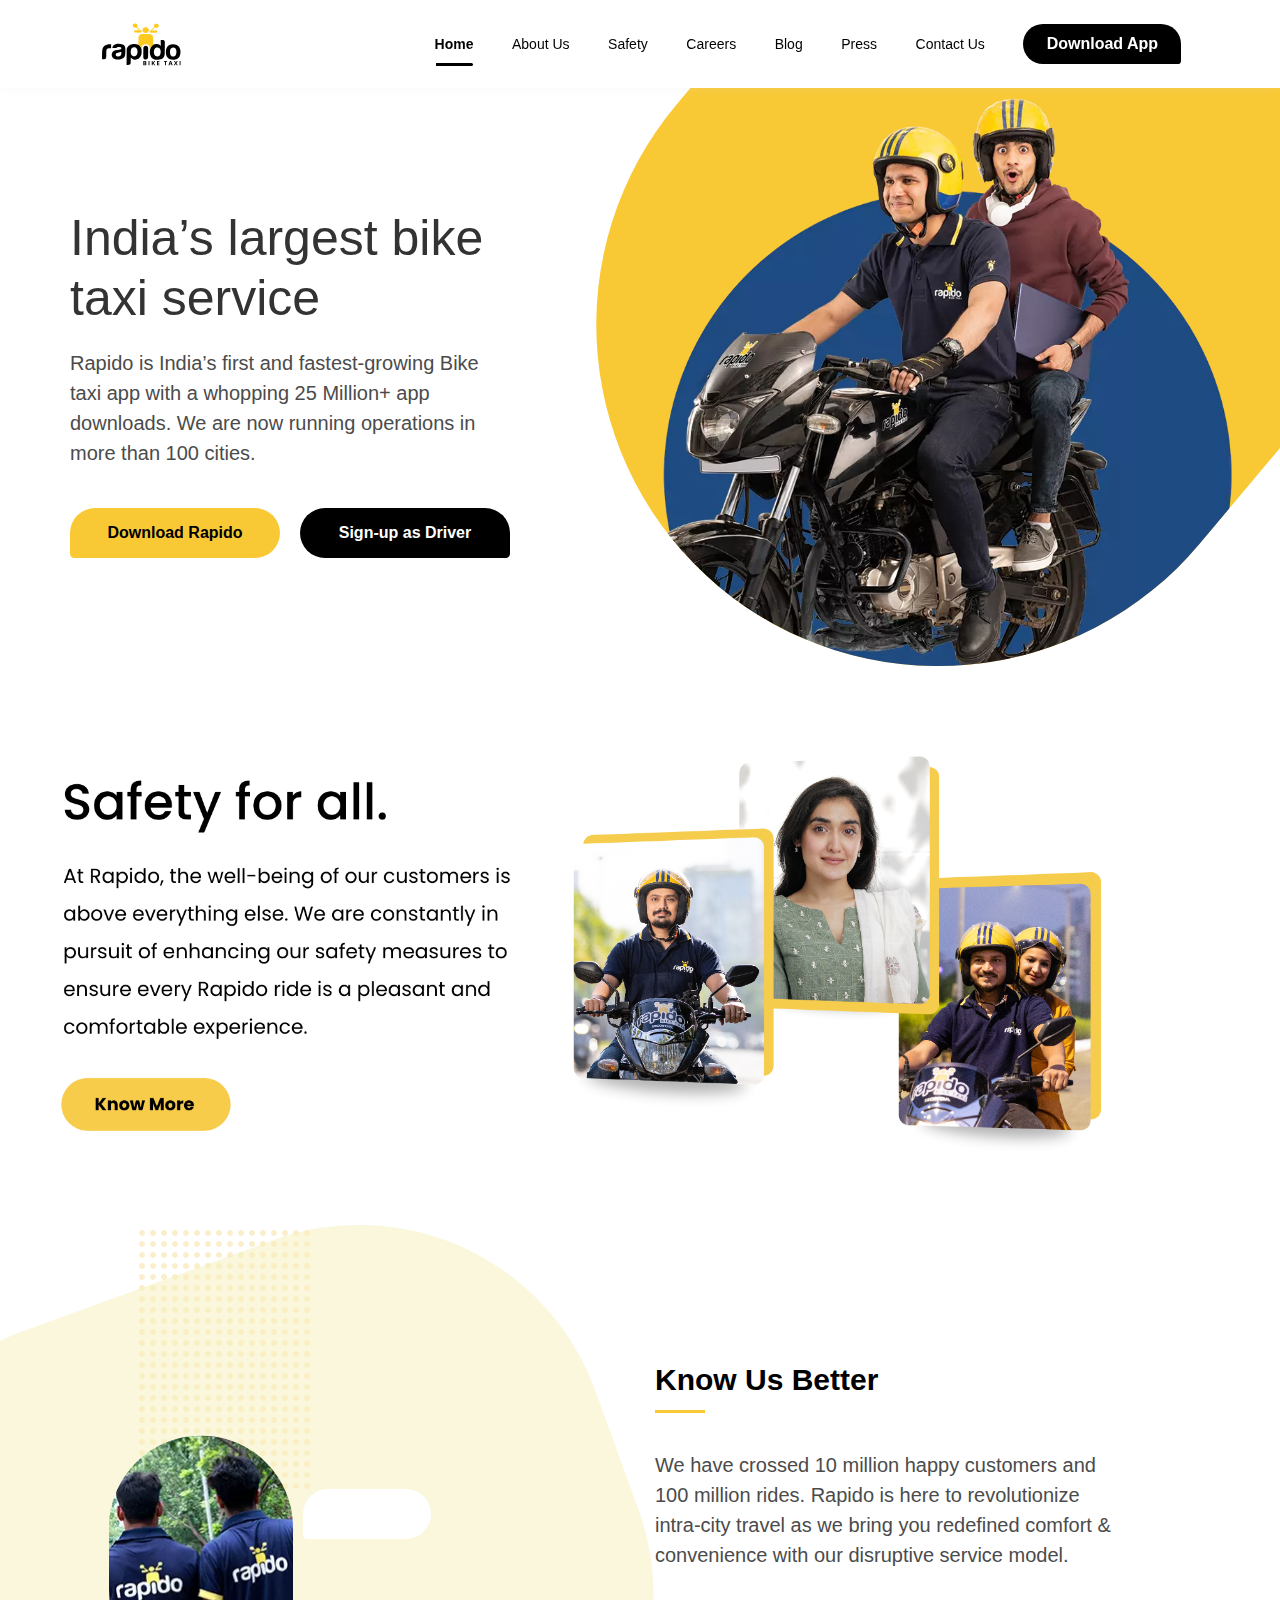
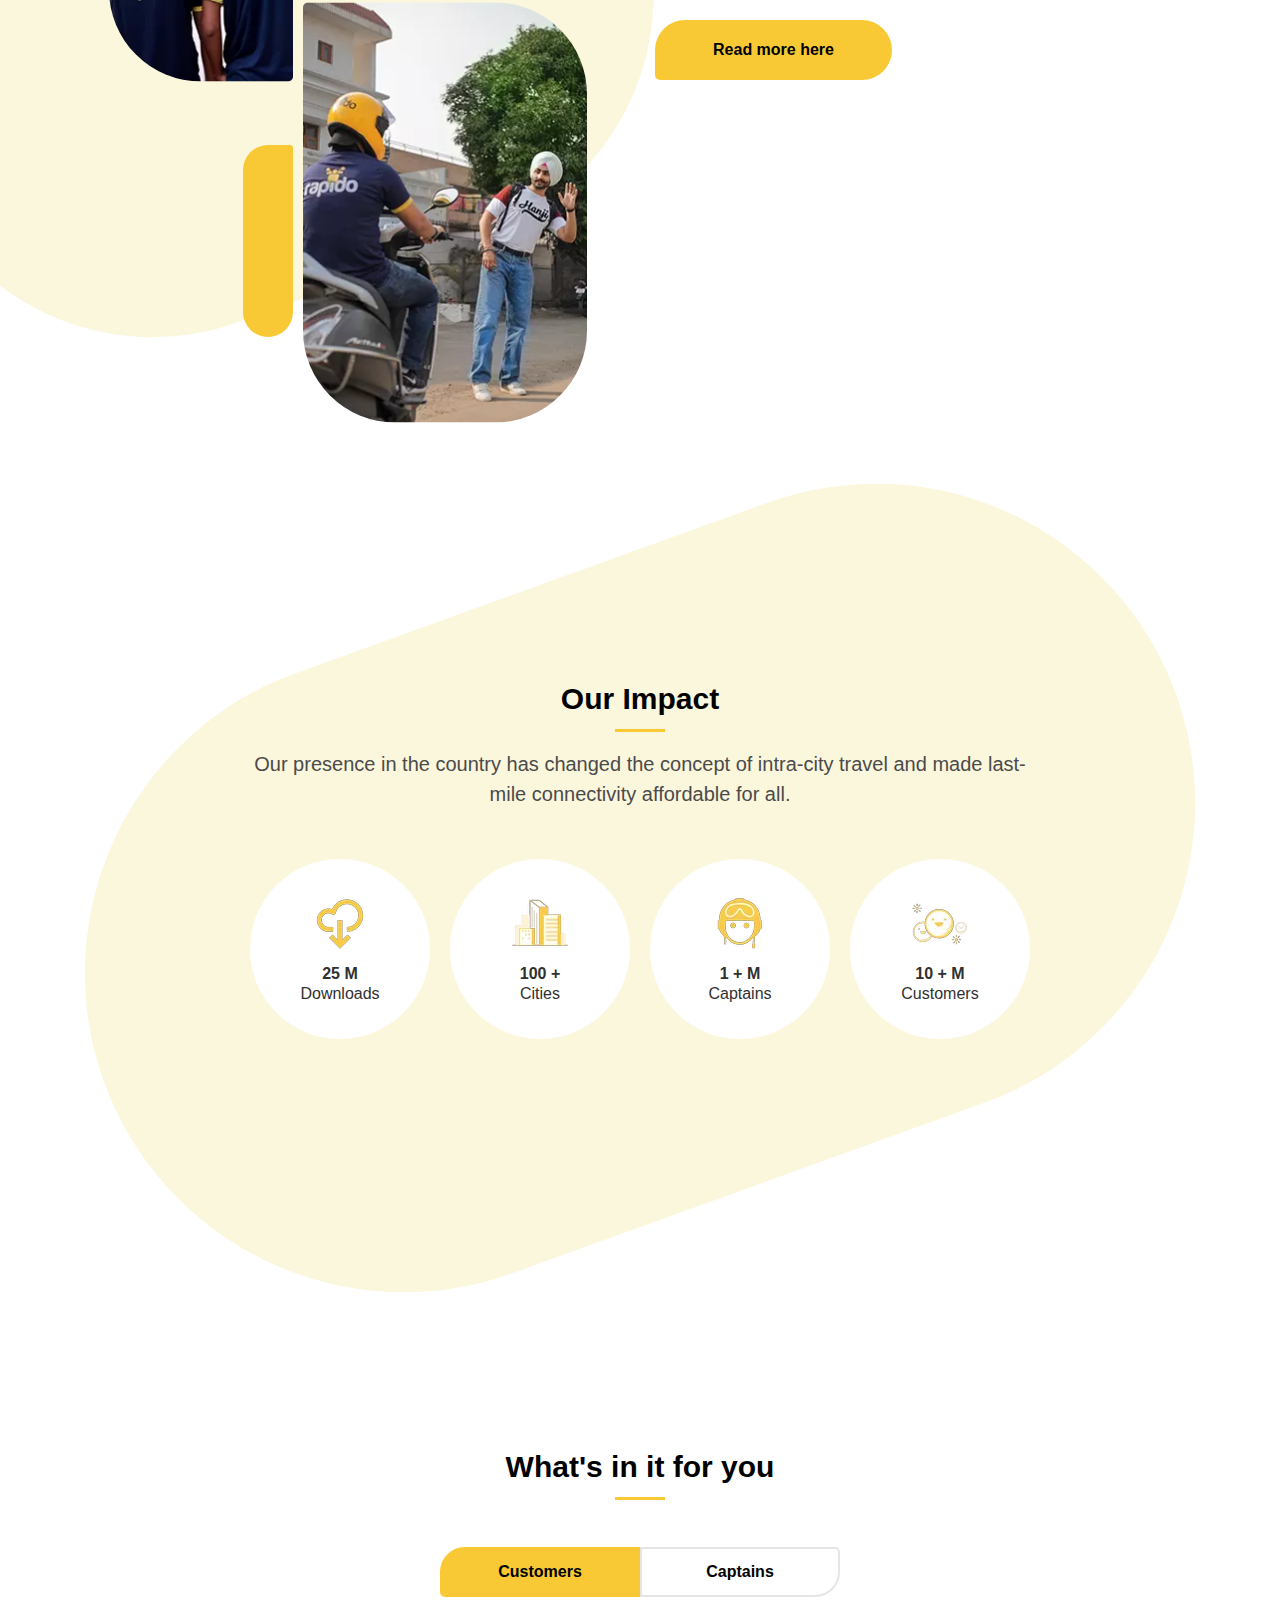
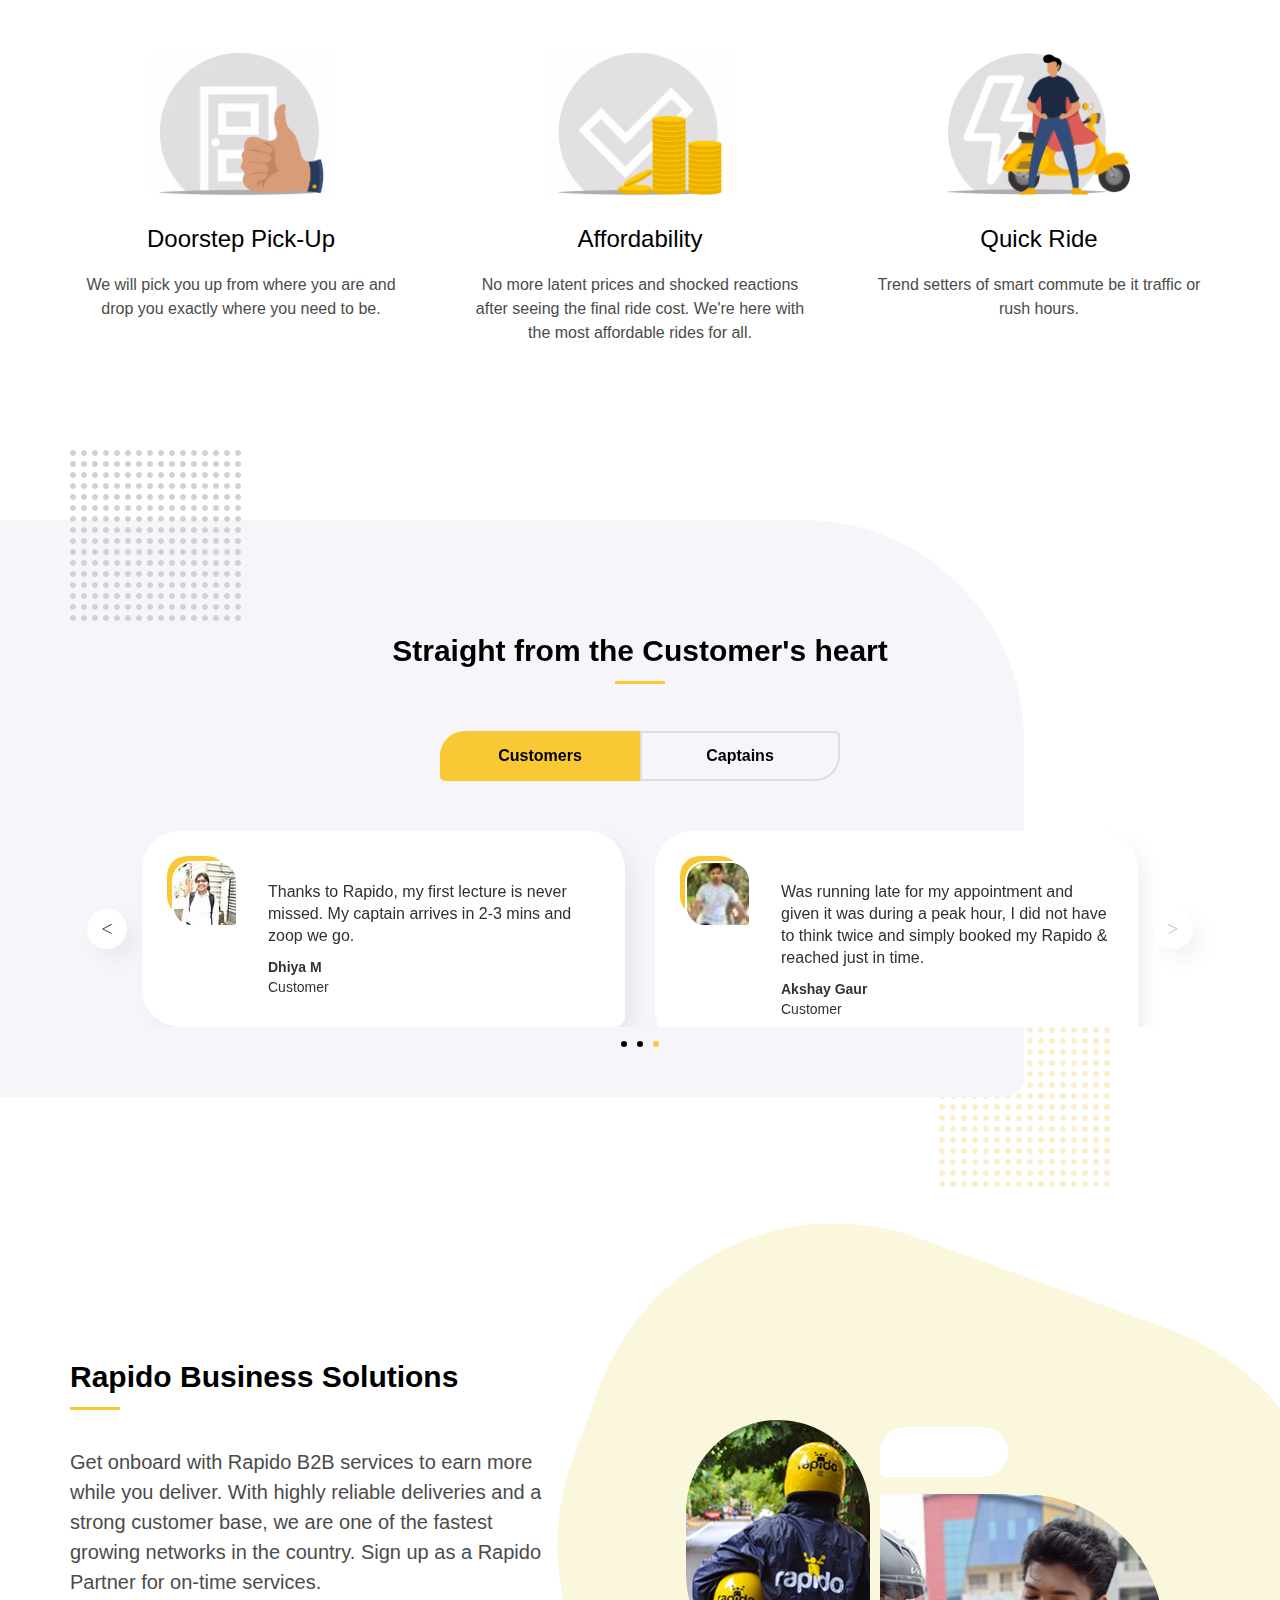
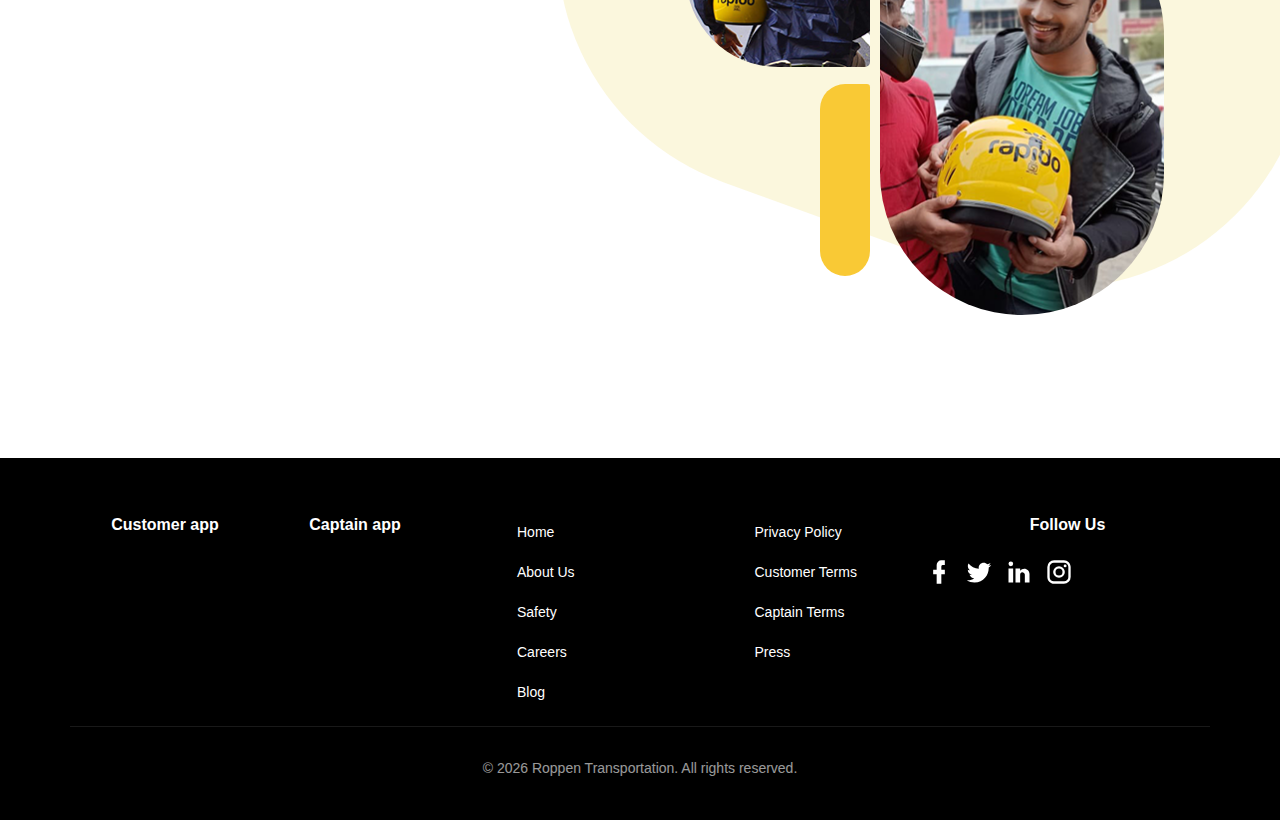
<file: image/Rapido Bike Taxi - India’s largest bike taxi app.html>
<!DOCTYPE html>
<!-- saved from url=(0024)https://www.rapido.bike/ -->
<html lang="en"><head><meta http-equiv="Content-Type" content="text/html; charset=UTF-8"><link rel="icon" href="https://www.rapido.bike/favicon.ico"><link rel="stylesheet" href="./Rapido Bike Taxi - India’s largest bike taxi app_files/css"><link rel="preconnect" href="https://www.googletagmanager.com/"><link rel="preconnect" href="https://snap.licdn.com/"><link rel="preconnect" href="https://connect.facebook.net/"><link rel="shortcut icon" href="https://rapido.bike/favicon.ico" type="image/x-icon"><link rel="apple-touch-icon" href="https://rapido.bike/favicon.ico" type="image/x-icon"><script async="" src="./Rapido Bike Taxi - India’s largest bike taxi app_files/saved_resource"></script><script src="./Rapido Bike Taxi - India’s largest bike taxi app_files/857628661017736" async=""></script><script async="" src="./Rapido Bike Taxi - India’s largest bike taxi app_files/fbevents.js.download"></script><script type="text/javascript" async="" src="./Rapido Bike Taxi - India’s largest bike taxi app_files/insight.min.js.download"></script><script async="" src="./Rapido Bike Taxi - India’s largest bike taxi app_files/gtm.js.download"></script><script>(function(w,d,s,l,i){w[l]=w[l]||[];w[l].push({'gtm.start':
            new Date().getTime(),event:'gtm.js'});var f=d.getElementsByTagName(s)[0],
            j=d.createElement(s),dl=l!='dataLayer'?'&l='+l:'';j.async=true;j.src=
            'https://www.googletagmanager.com/gtm.js?id='+i+dl;f.parentNode.insertBefore(j,f);
            })(window,document,'script','dataLayer','GTM-WG9GKS');</script><noscript><iframe src="https://www.googletagmanager.com/ns.html?id=GTM-WG9GKS" height="0" width="0" style="display:none;visibility:hidden"></iframe></noscript><script async="" src="./Rapido Bike Taxi - India’s largest bike taxi app_files/js"></script><script>window.dataLayer = window.dataLayer || [];
            function gtag(){dataLayer.push(arguments);}
            gtag('js', new Date());
            gtag('config', 'AW-597165744');</script><script>_linkedin_partner_id = "360211";
            window._linkedin_data_partner_ids = window._linkedin_data_partner_ids || [];
            window._linkedin_data_partner_ids.push(_linkedin_partner_id);
            </script><script type="text/javascript">
            (function(){var s = document.getElementsByTagName("script")[0];
            var b = document.createElement("script");
            b.type = "text/javascript";b.async = true;
            b.src = "https://snap.licdn.com/li.lms-analytics/insight.min.js";
            s.parentNode.insertBefore(b, s);})();</script><noscript><img height="1" width="1" style="display:none" alt="" src="https://px.ads.linkedin.com/collect/?pid=360211&amp;fmt=gif"/></noscript><script>!function(f,b,e,v,n,t,s)
            {if(f.fbq)return;n=f.fbq=function(){n.callMethod?
            n.callMethod.apply(n,arguments):n.queue.push(arguments)};
            if(!f._fbq)f._fbq=n;n.push=n;n.loaded=!0;n.version='2.0';
            n.queue=[];t=b.createElement(e);t.async=!0;
            t.src=v;s=b.getElementsByTagName(e)[0];
            s.parentNode.insertBefore(t,s)}(window, document,'script',
            'https://connect.facebook.net/en_US/fbevents.js');
            fbq('init', '857628661017736');
            fbq('track', 'PageView');</script><noscript><img height="1" width="1" style="display:none" src="https://www.facebook.com/tr?id=857628661017736&amp;ev=PageView&amp;noscript=1"/></noscript><meta name="viewport" content="width=device-width,minimum-scale=1,initial-scale=1"><title>Rapido Bike Taxi - India’s largest bike taxi app</title><meta name="robots" content="index,follow"><meta name="googlebot" content="index,follow"><meta name="description" content="Rapido bike taxi provides the best intra-city commuting services and is currently operating in 100+ cities. It is considered as the most affordable choice."><meta name="twitter:card" content="summary_large_image"><meta name="twitter:site" content="@rapidobikeapp"><meta name="twitter:creator" content="@rapidobikeapp"><meta property="og:url" content="https://rapido.bike"><meta property="og:type" content="website"><meta property="og:title" content="Rapido Bike Taxi - India’s largest bike taxi app"><meta property="og:description" content="Rapido bike taxi provides the best intra-city commuting services and is currently operating in 100+ cities. It is considered as the most affordable choice."><meta property="og:image" content="https://rapido.bike/images/rapido-logo.png"><meta property="og:image:alt" content="Rapido Icon"><meta property="og:image:width" content="800"><meta property="og:image:height" content="600"><meta property="og:locale" content="en"><meta property="og:site_name" content="Rapido"><meta name="keywords" content="Rapido, bike taxi, corporate bike, taxi, hire, ride bike"><script type="application/ld+json">{
    "@context": "https://schema.org",
    "@type": "Organization",
    "url": "https://www.rapido.bike",
    "logo": "https://rapido.bike/images/rapido-logo.png"
  }</script><script type="application/ld+json">{
    "@context": "https://schema.org",
    "@type": "Organization",
    "name": "Rapido",
    "url": "http://www.rapido.bike/Contact",
    "sameAs": [
      "https://www.facebook.com/rapido4bike","https://www.instagram.com/rapidoapp","https://www.linkedin.com/company/rapido-bike","https://currents.google.com/s/Rapido"
     ]
  }</script><meta name="next-head-count" content="22"><link rel="preload" href="./Rapido Bike Taxi - India’s largest bike taxi app_files/commons.75e0f48c.chunk.css" as="style"><link rel="stylesheet" href="./Rapido Bike Taxi - India’s largest bike taxi app_files/commons.75e0f48c.chunk.css"><link rel="preload" href="./Rapido Bike Taxi - India’s largest bike taxi app_files/styles.8a7a41e9.chunk.css" as="style"><link rel="stylesheet" href="./Rapido Bike Taxi - India’s largest bike taxi app_files/styles.8a7a41e9.chunk.css"><link rel="preload" href="./Rapido Bike Taxi - India’s largest bike taxi app_files/index.js.download" as="script"><link rel="preload" href="./Rapido Bike Taxi - India’s largest bike taxi app_files/_app.js.download" as="script"><link rel="preload" href="./Rapido Bike Taxi - India’s largest bike taxi app_files/webpack-4b444dab214c6491079c.js.download" as="script"><link rel="preload" href="./Rapido Bike Taxi - India’s largest bike taxi app_files/commons.80accfbb20cfacc574cd.js.download" as="script"><link rel="preload" href="./Rapido Bike Taxi - India’s largest bike taxi app_files/styles.632ef66cf0005175e00f.js.download" as="script"><link rel="preload" href="./Rapido Bike Taxi - India’s largest bike taxi app_files/main-0284a684dbb4f1f37a66.js.download" as="script"><meta http-equiv="origin-trial" content="[base64]"><meta http-equiv="origin-trial" content="[base64]"><script type="text/javascript" async="" src="./Rapido Bike Taxi - India’s largest bike taxi app_files/f.txt"></script></head><body><div id="__next"><div><section class="header-sec no_color_sticky sticky"><div class="container"><div class="header"><div class="logo"><a href="https://www.rapido.bike/"><img src="./Rapido Bike Taxi - India’s largest bike taxi app_files/logo.svg" loading="lazy" alt="Rapido icon" width="123" height="68"></a></div><div class="menu_link"><a class="active" href="https://www.rapido.bike/">Home</a><a href="https://www.rapido.bike/About">About Us</a><a href="https://www.rapido.bike/Safety">Safety</a><a href="https://www.rapido.bike/Careers">Careers</a><a href="https://www.rapido.bike/Blog?page=1">Blog</a><a href="https://www.rapido.bike/Press">Press</a><a href="https://www.rapido.bike/Contact">Contact Us</a><a href="https://www.rapido.bike/CorporatePartners">Rapido Corporate</a><button class="btn black_btn" href="#" data-toggle="modal" data-target="#downloadModal">Download App</button></div><div class="menu_link_mobile"><a class="downloadapp_mobile">Download App</a><div><span></span><span></span><span></span></div></div><div class="mobile_menu"><div class="close"><span></span><span></span></div><a class="active" href="https://www.rapido.bike/">Home</a><a href="https://www.rapido.bike/About">About Us</a><a href="https://www.rapido.bike/Careers">Careers</a><a href="https://www.rapido.bike/Blog?page=1">Blog</a><div role="link"><div class="mobile-menu-header-wrap"><div class="mobile-menu-text">Enterprise</div><div class="down-arrow"><img src="./Rapido Bike Taxi - India’s largest bike taxi app_files/down-arrow.svg" loading="lazy" alt="Arrow down"></div></div></div><a href="https://www.rapido.bike/Press">Press</a><a href="https://www.rapido.bike/Privacy" target="_blank">Privacy Policy</a><a href="https://www.rapido.bike/CustomerTerms" target="_blank">Customer Terms</a><a href="https://www.rapido.bike/CaptainTerms" target="_blank">Captain Terms</a><a href="https://www.rapido.bike/Contact">Contact Us</a></div></div></div></section><section class="home_sec active" style="padding-top: 88px;"><div class="container"><div class="home"><div class="home_text_wrapper"><h1>India’s largest bike<!-- --> <br> <!-- -->taxi service</h1><h2>Rapido is India’s first and fastest-growing Bike taxi app with a whopping 25 Million+ app downloads. We are now running operations in more than 100 cities.</h2><div class="button_sec"><button class="btn yellow-btn">Download Rapido</button><button class="btn black_btn">Sign-up as Driver</button></div></div><div class="home_img_wrapper"></div></div></div><div class="container"><a href="https://www.rapido.bike/Safety"><img class="safety-banner" src="./Rapido Bike Taxi - India’s largest bike taxi app_files/safety_guideline.png"></a></div><div class="mob_image"><img class="svg_pattern" src="./Rapido Bike Taxi - India’s largest bike taxi app_files/home_img_new.webp" loading="lazy" alt="Rapido bike taxi home"></div><div class="home_img"><div class="home_img_hid"><img src="./Rapido Bike Taxi - India’s largest bike taxi app_files/home_img_new.webp" loading="lazy" alt="Rapido bike taxi home"></div></div></section><section class="who_we_sec"><div class="container"><div class="who_we"><div class="who_we_imgWrapper"><img class="pattern" src="./Rapido Bike Taxi - India’s largest bike taxi app_files/y_p.svg" alt="design pattern"><div class="who_we_img"><div class="who_we_imgfirst"><img src="./Rapido Bike Taxi - India’s largest bike taxi app_files/who_we_1.webp" loading="lazy" alt="who are we 1" style="transform: translateY(-53.4667px);"><div class="shape"></div></div><div class="who_we_imgsecond"><div class="shape"></div><img src="./Rapido Bike Taxi - India’s largest bike taxi app_files/who_we_2.webp" loading="lazy" alt="who are we 2" style="transform: translateY(53.4667px);"></div></div></div><div class="who_we_desc"><label class="head left">Know Us Better</label><h3>We have crossed 10 million happy customers and 100 million rides. Rapido is here to revolutionize intra-city travel as we bring you redefined comfort &amp; convenience with our disruptive service model.</h3><a href="https://www.rapido.bike/About"><button class="btn yellow-btn" href="#">Read more here</button></a></div></div></div></section><section class="how_big_sec"><div class="mobile_progress"></div><div class="container"><div class="how_big" style="transform: rotate(-19.8479deg);"><div class="how_big_re" style="transform: rotate(19.8479deg);"><label class="head">Our Impact</label><h3>Our presence in the country has changed the concept of intra-city travel and made last-mile connectivity affordable for all.</h3><ul><li><div><span><img src="./Rapido Bike Taxi - India’s largest bike taxi app_files/presence_1.webp" loading="lazy" alt="presence 1" width="60" height="60"></span><label>25 M</label><p>Downloads</p></div></li><li><div><span><img src="./Rapido Bike Taxi - India’s largest bike taxi app_files/presence_2.webp" loading="lazy" alt="presence 2" width="60" height="60"></span><label>100 +</label><p>Cities</p></div></li><li><div><span><img src="./Rapido Bike Taxi - India’s largest bike taxi app_files/presence_3.webp" loading="lazy" alt="presence 3" width="60" height="60"></span><label>1 + M</label><p>Captains</p></div></li><li><div><span><img src="./Rapido Bike Taxi - India’s largest bike taxi app_files/presence_4.webp" style="width:60px;height:48px" loading="lazy" alt="presence 4" width="60" height="48"></span><label>10 + M</label><p>Customers</p></div></li></ul></div></div></div></section><section class="we_care_sec"><div class="container"><div class="we_care"><label class="head">What's in it for you</label><div class="we_care_head"><ul><li data-des="com_cont" class="active">Customers</li><li data-des="cap_cont">Captains</li></ul></div><div class="we_care_desc"><ul class="com_cont active"><li class="active"><img src="./Rapido Bike Taxi - India’s largest bike taxi app_files/CCcare_1.webp" loading="lazy" alt="Customer Care 1"><label>Doorstep Pick-Up</label><h3>We will pick you up from where you are and drop you exactly where you need to be.</h3></li><li class="active"><img src="./Rapido Bike Taxi - India’s largest bike taxi app_files/CCcare_2.webp" loading="lazy" alt="Customer Care 2"><label>Affordability</label><h3>No more latent prices and shocked reactions after seeing the final ride cost. We're here with the most affordable rides for all.</h3></li><li class="active"><img src="./Rapido Bike Taxi - India’s largest bike taxi app_files/CCcare_3.webp" loading="lazy" alt="Customer Care 3"><label>Quick Ride</label><h3>Trend setters of smart commute be it traffic or rush hours.</h3></li></ul><ul class="cap_cont"><li class="active"><img src="./Rapido Bike Taxi - India’s largest bike taxi app_files/captain_care_1.webp" loading="lazy" alt="Captain Care 1"><label>Zero Pressure Rides</label><h3>Gives a Captain more room in a day without hampering their daily activities. You can decide on when to go on the next ride.</h3></li><li class="active"><img src="./Rapido Bike Taxi - India’s largest bike taxi app_files/captain_care_2.webp" loading="lazy" alt="Captain Care 2"><label>Redeemable Earnings</label><h3>What’s the use of getting paid when you can't withdraw money when you want to?Redeems can be transferred from Rapido wallet to your bank account at your convenience.</h3></li><li class="active"><img src="./Rapido Bike Taxi - India’s largest bike taxi app_files/captain_care_3.webp" loading="lazy" alt="Captain Care 3"><label>Insured Rides</label><h3>All rides are insured. Accidental coverage and medical benefits covered up to Rs 5 Lakh for Captain &amp; family.</h3></li></ul></div></div></div></section><section class="testimonial_sec people_loveus_sec"><div class="back_progress" style="width: 80%;"></div><div class="container"><div class="testimonial"><img src="./Rapido Bike Taxi - India’s largest bike taxi app_files/g_p.svg" alt="design pattern"><label class="head">Straight from the Customer's heart</label><div class="we_care_head"><ul><li data-des="com_cont" class="active">Customers</li><li data-des="cap_cont">Captains</li></ul></div><div class="testimonial_desc cap_cont owl-carousel active"><div class="slick-slider slick-initialized" dir="ltr"><button type="button" data-role="none" class="slick-arrow slick-prev" style="display:block"> <!-- -->Previous</button><div class="slick-list" style="height: 240px;"><div class="slick-track" style="width: 2052px; opacity: 1; transform: translate3d(-1026px, 0px, 0px);"><div data-index="0" class="slick-slide" tabindex="-1" aria-hidden="true" style="outline: none; width: 513px;"><div><div class="testimonial_single item" tabindex="-1" style="width:100%;display:inline-block"><div class="people_wrap"><img src="./Rapido Bike Taxi - India’s largest bike taxi app_files/0b45a8b2-4235-49ed-826e-3881e8b5ca91.png" loading="lazy" alt="Dhiya M Image"></div><div class="desc_test"><h3>Thanks to Rapido, my first lecture is never missed. My captain arrives in 2-3 mins and zoop we go. </h3><div class="testimonial_name">Dhiya M</div><div>Customer</div></div></div></div></div><div data-index="1" class="slick-slide" tabindex="-1" aria-hidden="true" style="outline: none; width: 513px;"><div><div class="testimonial_single item" tabindex="-1" style="width:100%;display:inline-block"><div class="people_wrap"><img src="./Rapido Bike Taxi - India’s largest bike taxi app_files/6c3496e7-3068-4eaf-84c0-a6f104bcbbec.png" loading="lazy" alt="Akshay Gaur Image"></div><div class="desc_test"><h3>Was running late for my appointment and given it was during a peak hour, I did not have to think twice and simply booked my Rapido &amp; reached just in time. </h3><div class="testimonial_name">Akshay Gaur</div><div>Customer</div></div></div></div></div><div data-index="2" class="slick-slide slick-active slick-current" tabindex="-1" aria-hidden="false" style="outline: none; width: 513px;"><div><div class="testimonial_single item" tabindex="-1" style="width:100%;display:inline-block"><div class="people_wrap"><img src="./Rapido Bike Taxi - India’s largest bike taxi app_files/00a7ad31-fbab-45c2-8ec7-85c6f9ac18bb.png" loading="lazy" alt="Sriram Image"></div><div class="desc_test"><h3>It is an amazing app and very safe too to ride with as they have professional and great riders . It is also very feasible and we reach quicker as compared to any other mode of transport</h3><div class="testimonial_name">Sriram</div><div>Customer</div></div></div></div></div><div data-index="3" class="slick-slide slick-active" tabindex="-1" aria-hidden="false" style="outline: none; width: 513px;"><div><div class="testimonial_single item" tabindex="-1" style="width:100%;display:inline-block"><div class="people_wrap"><img src="./Rapido Bike Taxi - India’s largest bike taxi app_files/cc0de2a5-6981-4119-a00c-77f1c4bebe63.png" loading="lazy" alt="Praneet Image"></div><div class="desc_test"><h3>Well, I love rapido cuz it's quicker than other apps and they're mostly available anytime. And I don't know how to ride bikes but the app gives me joy to ride on a bike and I get to enjoy Bangalore's weather.</h3><div class="testimonial_name">Praneet</div><div>Customer</div></div></div></div></div></div></div><button type="button" data-role="none" class="slick-arrow slick-next slick-disabled" style="display:block"> <!-- -->Next</button><ul style="display:block" class="slick-dots"><li class=""><button>1</button></li><li class=""><button>2</button></li><li class="slick-active"><button>3</button></li></ul></div></div><div class="testimonial_desc cap_cont owl-carousel"></div></div><img class="pattern_down" src="./Rapido Bike Taxi - India’s largest bike taxi app_files/y_p.svg" loading="lazy" alt="pattern"></div></section><section class="rapido_bussiness_sec"><div class="container"><div class="rapido_bussiness"><div class="rapido_bussiness_des"><label class="head left">Rapido Business Solutions</label><h3>Get onboard with Rapido B2B services to earn more while you deliver. With highly reliable deliveries and a strong customer base, we are one of the fastest growing networks in the country. Sign up as a Rapido Partner for on-time services.</h3></div><div class="rapido_bussiness_img"><div class="who_we_img"><div class="who_we_imgfirst"><img src="./Rapido Bike Taxi - India’s largest bike taxi app_files/Rapido4business1.png" loading="lazy" alt="Rapido for business 1" style="transform: translateY(-7.04167px);"><div class="shape"></div></div><div class="who_we_imgsecond"><div class="shape"></div><img src="./Rapido Bike Taxi - India’s largest bike taxi app_files/Rapido4business2.png" loading="lazy" alt="Rapido for business 2" style="transform: translateY(7.04167px);"></div></div></div></div></div></section><section class="footer_sec"><div class="container"><div class="footer_links"><ul><li><label>Customer app</label><div><a href="https://rapido.onelink.me/teuK/3f16ae94" class="appStoreIcon" target="_blank" rel="noreferrer"><img class="appdown" src="./Rapido Bike Taxi - India’s largest bike taxi app_files/play_store.svg" loading="lazy" alt="Rapido Customer android app"></a><a href="https://rapido.onelink.me/igDn/86ce0413" class="appStoreIcon" target="_blank" rel="noreferrer"><img class="appdown" src="./Rapido Bike Taxi - India’s largest bike taxi app_files/app_store.svg" loading="lazy" alt="Rapido customer ios app"></a></div></li><li><label>Captain app</label><div><a href="https://rapido.onelink.me/KKhL/4ce7fd6d" class="appStoreIcon" target="_blank" rel="noreferrer"><img class="appdown" src="./Rapido Bike Taxi - India’s largest bike taxi app_files/play_store.svg" loading="lazy" alt="Rapido captain android app"></a></div></li><li><div><a class="m-10" href="https://www.rapido.bike/">Home</a><a class="m-10" href="https://www.rapido.bike/About">About Us</a><a class="m-10" href="https://www.rapido.bike/Safety">Safety</a><a class="m-10" href="https://www.rapido.bike/Careers">Careers</a><a class="m-10" href="https://www.rapido.bike/Blog?page=1">Blog</a></div><div><a class="m-10" href="https://www.rapido.bike/Privacy" target="_blank">Privacy Policy</a><a class="m-10" href="https://www.rapido.bike/CustomerTerms" target="_blank">Customer Terms</a><a class="m-10" href="https://www.rapido.bike/CaptainTerms" target="_blank">Captain Terms</a><a class="m-10" href="https://www.rapido.bike/Press">Press</a></div></li><li><label>Follow Us</label><a href="https://www.facebook.com/rapido4bike/" target="_blank" aria-label="facebook-icon" rel="noreferrer"><svg viewBox="0 0 24 24" role="presentation" width="28"><path d="M17,2V2H17V6H15C14.31,6 14,6.81 14,7.5V10H14L17,10V14H14V22H10V14H7V10H10V6A4,4 0 0,1 14,2H17Z" style="fill:#fff"></path></svg></a><a href="https://twitter.com/rapidobikeapp" target="_blank" aria-label="twitter-icon" rel="noreferrer"><svg viewBox="0 0 24 24" role="presentation" width="28"><path d="M22.46,6C21.69,6.35 20.86,6.58 20,6.69C20.88,6.16 21.56,5.32 21.88,4.31C21.05,4.81 20.13,5.16 19.16,5.36C18.37,4.5 17.26,4 16,4C13.65,4 11.73,5.92 11.73,8.29C11.73,8.63 11.77,8.96 11.84,9.27C8.28,9.09 5.11,7.38 3,4.79C2.63,5.42 2.42,6.16 2.42,6.94C2.42,8.43 3.17,9.75 4.33,10.5C3.62,10.5 2.96,10.3 2.38,10C2.38,10 2.38,10 2.38,10.03C2.38,12.11 3.86,13.85 5.82,14.24C5.46,14.34 5.08,14.39 4.69,14.39C4.42,14.39 4.15,14.36 3.89,14.31C4.43,16 6,17.26 7.89,17.29C6.43,18.45 4.58,19.13 2.56,19.13C2.22,19.13 1.88,19.11 1.54,19.07C3.44,20.29 5.7,21 8.12,21C16,21 20.33,14.46 20.33,8.79C20.33,8.6 20.33,8.42 20.32,8.23C21.16,7.63 21.88,6.87 22.46,6Z" style="fill:#fff"></path></svg></a><a href="https://www.linkedin.com/company/rapido-bike/" target="_blank" aria-label="linkedIn-icon" rel="noreferrer"><svg viewBox="0 0 24 24" role="presentation" width="28"><path d="M21,21H17V14.25C17,13.19 15.81,12.31 14.75,12.31C13.69,12.31 13,13.19 13,14.25V21H9V9H13V11C13.66,9.93 15.36,9.24 16.5,9.24C19,9.24 21,11.28 21,13.75V21M7,21H3V9H7V21M5,3A2,2 0 0,1 7,5A2,2 0 0,1 5,7A2,2 0 0,1 3,5A2,2 0 0,1 5,3Z" style="fill:#fff"></path></svg></a><a href="https://www.instagram.com/rapidoapp/" target="_blank" aria-label="instagram-icon" rel="noreferrer"><svg viewBox="0 0 24 24" role="presentation" width="28"><path d="M7.8,2H16.2C19.4,2 22,4.6 22,7.8V16.2A5.8,5.8 0 0,1 16.2,22H7.8C4.6,22 2,19.4 2,16.2V7.8A5.8,5.8 0 0,1 7.8,2M7.6,4A3.6,3.6 0 0,0 4,7.6V16.4C4,18.39 5.61,20 7.6,20H16.4A3.6,3.6 0 0,0 20,16.4V7.6C20,5.61 18.39,4 16.4,4H7.6M17.25,5.5A1.25,1.25 0 0,1 18.5,6.75A1.25,1.25 0 0,1 17.25,8A1.25,1.25 0 0,1 16,6.75A1.25,1.25 0 0,1 17.25,5.5M12,7A5,5 0 0,1 17,12A5,5 0 0,1 12,17A5,5 0 0,1 7,12A5,5 0 0,1 12,7M12,9A3,3 0 0,0 9,12A3,3 0 0,0 12,15A3,3 0 0,0 15,12A3,3 0 0,0 12,9Z" style="fill:#fff"></path></svg></a></li></ul></div><div class="footer_copy"><h3>© 2022 Roppen Transportation. All rights reserved.</h3></div></div></section></div></div><script id="__NEXT_DATA__" type="application/json">{"dataManager":"[]","props":{"pageProps":{"cities":[{"country":"India","active":true,"boundary":[{"latitude":23.9159423,"longitude":91.2638563},{"latitude":23.9200222,"longitude":91.2566465},{"latitude":23.91657,"longitude":91.2439436},{"latitude":23.9080959,"longitude":91.2446302},{"latitude":23.8989935,"longitude":91.2278074},{"latitude":23.8804729,"longitude":91.229524},{"latitude":23.8757638,"longitude":91.2363905},{"latitude":23.8672871,"longitude":91.2374205},{"latitude":23.8456218,"longitude":91.2398238},{"latitude":23.8333746,"longitude":91.2456602},{"latitude":23.8117036,"longitude":91.2367338},{"latitude":23.806992,"longitude":91.232614},{"latitude":23.7934846,"longitude":91.2346739},{"latitude":23.7532682,"longitude":91.2480635},{"latitude":23.7517007,"longitude":91.2782732},{"latitude":23.767094,"longitude":91.3225645},{"latitude":23.773378,"longitude":91.3280577},{"latitude":23.8022803,"longitude":91.3387007},{"latitude":23.8051074,"longitude":91.3665098},{"latitude":23.8223825,"longitude":91.3802427},{"latitude":23.8380852,"longitude":91.383676},{"latitude":23.8220684,"longitude":91.424188},{"latitude":23.8484479,"longitude":91.4437574},{"latitude":23.8606937,"longitude":91.4090818},{"latitude":23.8663452,"longitude":91.4094252},{"latitude":23.8892626,"longitude":91.394319},{"latitude":23.9112345,"longitude":91.3994688},{"latitude":23.91657,"longitude":91.3895125},{"latitude":23.9187668,"longitude":91.3781828},{"latitude":23.9404199,"longitude":91.3488287},{"latitude":23.944499,"longitude":91.3340659},{"latitude":23.9434794,"longitude":91.3247103},{"latitude":23.938851,"longitude":91.3179296},{"latitude":23.9415182,"longitude":91.3107198},{"latitude":23.935713,"longitude":91.297502},{"latitude":23.9332026,"longitude":91.2878889},{"latitude":23.9303784,"longitude":91.2786192},{"latitude":23.9206499,"longitude":91.2738127},{"latitude":23.9159423,"longitude":91.2638563}],"_id":"63233c1e521eff08479d5d94","displayName":"Agartala","name":"agartala","shortName":"Agartala","latitude":23.9159423,"longitude":91.2638563,"radius":20,"address":"test","stateCode":"16","createdBy":"5ca457ef5fd8136bf1e7462d","lastModifiedBy":"605d6eaf8310f753f2ba6842","createdOn":1663253534285,"lastModifiedOn":1669278021679,"__v":0},{"country":"India","active":true,"boundary":[{"latitude":27.2014717,"longitude":77.8626227},{"latitude":27.1786514,"longitude":77.9036943},{"latitude":27.1569648,"longitude":77.9119341},{"latitude":27.141079,"longitude":77.9170839},{"latitude":27.1276354,"longitude":77.9291002},{"latitude":27.108995,"longitude":77.9548494},{"latitude":27.1053276,"longitude":77.9747621},{"latitude":27.1019658,"longitude":77.9795686},{"latitude":27.1059162,"longitude":77.9863733},{"latitude":27.0992152,"longitude":78.001198},{"latitude":27.0949362,"longitude":78.0262605},{"latitude":27.0967701,"longitude":78.0509798},{"latitude":27.1169404,"longitude":78.0877153},{"latitude":27.1319131,"longitude":78.0908052},{"latitude":27.1676559,"longitude":78.0750124},{"latitude":27.1681871,"longitude":78.0642893},{"latitude":27.176208,"longitude":78.0695192},{"latitude":27.1902566,"longitude":78.0605928},{"latitude":27.2061354,"longitude":78.1069414},{"latitude":27.2308652,"longitude":78.1038515},{"latitude":27.2336126,"longitude":78.0966417},{"latitude":27.2290584,"longitude":78.0630473},{"latitude":27.2418544,"longitude":78.0609361},{"latitude":27.2433806,"longitude":78.04377},{"latitude":27.2412439,"longitude":78.0324404},{"latitude":27.2577259,"longitude":78.023514},{"latitude":27.2592519,"longitude":77.9984514},{"latitude":27.2513165,"longitude":77.9936449},{"latitude":27.2363599,"longitude":77.9970781},{"latitude":27.2247596,"longitude":77.9888384},{"latitude":27.2244543,"longitude":77.9737322},{"latitude":27.2202239,"longitude":77.970775},{"latitude":27.2206008,"longitude":77.9642062},{"latitude":27.2281177,"longitude":77.9630892},{"latitude":27.2348336,"longitude":77.9569093},{"latitude":27.2351389,"longitude":77.9414598},{"latitude":27.228423,"longitude":77.93425},{"latitude":27.2259807,"longitude":77.9249803},{"latitude":27.2259807,"longitude":77.9109041},{"latitude":27.2299494,"longitude":77.8968279},{"latitude":27.2323915,"longitude":77.8824083},{"latitude":27.2272018,"longitude":77.869362},{"latitude":27.211326,"longitude":77.8583757},{"latitude":27.2014717,"longitude":77.8626227}],"_id":"5c134dc57a6187300d0c0f82","displayName":"Agra","shortName":"AGRA","latitude":27.178873,"longitude":78.006798,"radius":22,"address":"Address","createdBy":"574000dffd8d55cf1e8ad7b5","lastModifiedBy":"5ca457ef5fd8136bf1e7462d","createdOn":1544768965061,"lastModifiedOn":1654192050126,"name":"agra","__v":0,"stateCode":"9"},{"country":"India","active":true,"boundary":[{"latitude":23.0518431,"longitude":72.4797237},{"latitude":23.0478257,"longitude":72.4268308},{"latitude":23.0174941,"longitude":72.431809},{"latitude":23.0152822,"longitude":72.4465718},{"latitude":23.0114902,"longitude":72.4426236},{"latitude":22.9841531,"longitude":72.4371305},{"latitude":22.9870457,"longitude":72.4709605},{"latitude":22.9787399,"longitude":72.4705395},{"latitude":22.9679054,"longitude":72.4752681},{"latitude":22.9654539,"longitude":72.475131},{"latitude":22.9641492,"longitude":72.4751054},{"latitude":22.9628444,"longitude":72.475423},{"latitude":22.9564399,"longitude":72.4790111},{"latitude":22.9454485,"longitude":72.4855857},{"latitude":22.9434281,"longitude":72.4870639},{"latitude":22.9419609,"longitude":72.4892287},{"latitude":22.9391846,"longitude":72.4933865},{"latitude":22.9361809,"longitude":72.4985364},{"latitude":22.9334339,"longitude":72.5343375},{"latitude":22.9250187,"longitude":72.5444609},{"latitude":22.9256511,"longitude":72.5732142},{"latitude":22.9292874,"longitude":72.590037},{"latitude":22.9296812,"longitude":72.6035385},{"latitude":22.9400362,"longitude":72.6380425},{"latitude":22.9204545,"longitude":72.6552338},{"latitude":22.9520724,"longitude":72.691626},{"latitude":22.9697998,"longitude":72.6612978},{"latitude":22.9738997,"longitude":72.6634269},{"latitude":23.0083484,"longitude":72.6685958},{"latitude":23.0241821,"longitude":72.6748896},{"latitude":23.0261212,"longitude":72.6749146},{"latitude":23.0275001,"longitude":72.6932477},{"latitude":23.0572405,"longitude":72.7070153},{"latitude":23.0662433,"longitude":72.6896775},{"latitude":23.0973653,"longitude":72.6863434},{"latitude":23.1036812,"longitude":72.6847234},{"latitude":23.1094442,"longitude":72.6787045},{"latitude":23.1121801,"longitude":72.6742435},{"latitude":23.1141109,"longitude":72.6751291},{"latitude":23.1326163,"longitude":72.6845007},{"latitude":23.1463758,"longitude":72.6914978},{"latitude":23.1683733,"longitude":72.7083075},{"latitude":23.1803438,"longitude":72.7104643},{"latitude":23.1980531,"longitude":72.7144967},{"latitude":23.2101177,"longitude":72.7223907},{"latitude":23.2175932,"longitude":72.7259063},{"latitude":23.2153474,"longitude":72.7373552},{"latitude":23.2248917,"longitude":72.7432775},{"latitude":23.2385364,"longitude":72.7370119},{"latitude":23.2405081,"longitude":72.7289438},{"latitude":23.2422432,"longitude":72.7174425},{"latitude":23.2589026,"longitude":72.7185229},{"latitude":23.2626876,"longitude":72.6988677},{"latitude":23.254633,"longitude":72.6776199},{"latitude":23.2569879,"longitude":72.6596569},{"latitude":23.2620347,"longitude":72.660086},{"latitude":23.2632963,"longitude":72.6562237},{"latitude":23.2601422,"longitude":72.6485847},{"latitude":23.265544,"longitude":72.6461883},{"latitude":23.2638881,"longitude":72.6431413},{"latitude":23.2647554,"longitude":72.6421114},{"latitude":23.2648737,"longitude":72.636189},{"latitude":23.2604579,"longitude":72.6349016},{"latitude":23.2610494,"longitude":72.6240869},{"latitude":23.2574615,"longitude":72.6238723},{"latitude":23.2501854,"longitude":72.6187461},{"latitude":23.2489236,"longitude":72.6165145},{"latitude":23.2474252,"longitude":72.6173943},{"latitude":23.2418259,"longitude":72.6169007},{"latitude":23.2419442,"longitude":72.6182311},{"latitude":23.2397319,"longitude":72.6216278},{"latitude":23.2267562,"longitude":72.614052},{"latitude":23.2190263,"longitude":72.6147815},{"latitude":23.2153978,"longitude":72.6224634},{"latitude":23.2028745,"longitude":72.6148481},{"latitude":23.2017108,"longitude":72.6151296},{"latitude":23.2000143,"longitude":72.6088265},{"latitude":23.2117011,"longitude":72.5966792},{"latitude":23.2181693,"longitude":72.5827747},{"latitude":23.2124899,"longitude":72.5793414},{"latitude":23.1998658,"longitude":72.581009},{"latitude":23.176828,"longitude":72.5501101},{"latitude":23.173028,"longitude":72.5142597},{"latitude":23.1672677,"longitude":72.5163197},{"latitude":23.1576601,"longitude":72.5037243},{"latitude":23.1291584,"longitude":72.518231},{"latitude":23.1206335,"longitude":72.508264},{"latitude":23.0518431,"longitude":72.4797237}],"_id":"5b6e8e159c43a618e7ce8139","displayName":"Ahmedabad","shortName":"AMD","latitude":23.025171,"longitude":72.578242,"radius":40,"address":"F/F/4, Navnidhi Complex,Opposite Stadium Circle,Navrangpura, Ahmedabad 380009","createdBy":"5b43696cef616517f168d358","lastModifiedBy":"576a29eb4a6fb0090426fa09","createdOn":1533971989008,"lastModifiedOn":1649659679076,"name":"ahmedabad","__v":0,"stateCode":"24"},{"country":"India","active":true,"boundary":[{"latitude":26.54647,"longitude":74.60859},{"latitude":26.55047,"longitude":74.66832},{"latitude":26.53204,"longitude":74.70403},{"latitude":26.44969,"longitude":74.72017},{"latitude":26.39281,"longitude":74.68446},{"latitude":26.36482,"longitude":74.61408},{"latitude":26.43401,"longitude":74.56086},{"latitude":26.46598,"longitude":74.55674},{"latitude":26.473063,"longitude":74.549361},{"latitude":26.468879,"longitude":74.547215},{"latitude":26.507193,"longitude":74.517331},{"latitude":26.549253,"longitude":74.605855}],"_id":"5c45784ee0dfdf79cd6b6ac1","displayName":"Ajmer","shortName":"AJM","latitude":26.459661,"longitude":74.642242,"radius":20,"address":"RAPIDO","createdBy":"5c04c7a0beb0176bf6f42373","lastModifiedBy":"5ca457ef5fd8136bf1e7462d","createdOn":1548056654616,"lastModifiedOn":1666176981468,"name":"ajmer","__v":0,"stateCode":"8"},{"country":"India","active":true,"boundary":[{"latitude":27.923186,"longitude":78.152928},{"latitude":27.901826,"longitude":78.118471},{"latitude":27.888404,"longitude":78.125349},{"latitude":27.869991,"longitude":78.125162},{"latitude":27.862345,"longitude":78.123752},{"latitude":27.854548,"longitude":78.109097},{"latitude":27.845031,"longitude":78.082622},{"latitude":27.844721,"longitude":78.066382},{"latitude":27.848155,"longitude":78.055262},{"latitude":27.872968,"longitude":78.028248},{"latitude":27.889358,"longitude":78.022957},{"latitude":27.904959,"longitude":78.022072},{"latitude":27.924772,"longitude":78.022069},{"latitude":27.939594,"longitude":78.036018},{"latitude":27.951912,"longitude":78.055263},{"latitude":27.967976,"longitude":78.078577},{"latitude":27.968912,"longitude":78.081403},{"latitude":27.956116,"longitude":78.099058},{"latitude":27.947979,"longitude":78.092852},{"latitude":27.948895,"longitude":78.141944},{"latitude":27.949361,"longitude":78.147617},{"latitude":27.934797,"longitude":78.155047},{"latitude":27.923186,"longitude":78.152928}],"_id":"5c30b31367947308c41f96be","displayName":"Aligarh","address":"Address","longitude":78.076908,"radius":12,"latitude":27.901855,"shortName":"ALGR","createdBy":"5c2d04c8d9bb8e0bf7f060b3","lastModifiedBy":"5b3e2ad32fb67a595599fba4","createdOn":1546695443634,"lastModifiedOn":1562136772960,"name":"aligarh","__v":0,"stateCode":"9"},{"country":"India","active":true,"boundary":[{"latitude":27.51888,"longitude":76.58775},{"latitude":27.57675,"longitude":76.57702},{"latitude":27.63577,"longitude":76.59556},{"latitude":27.6563,"longitude":76.66131},{"latitude":27.56344,"longitude":76.70508},{"latitude":27.54426,"longitude":76.76362},{"latitude":27.48292,"longitude":76.73049},{"latitude":27.51888,"longitude":76.58775}],"_id":"5d2da6b1b6799d2bb379342e","displayName":"Alwar","shortName":"ALW","radius":9,"latitude":27.56451,"longitude":76.65723,"address":"Alwar","createdBy":"5c04c7a0beb0176bf6f42373","lastModifiedBy":"5b3e2ad32fb67a595599fba4","createdOn":1563272881639,"lastModifiedOn":1564040795481,"name":"alwar","__v":0,"stateCode":"8"},{"country":"India","active":true,"boundary":[{"latitude":31.6943172,"longitude":74.8635116},{"latitude":31.6875982,"longitude":74.8113265},{"latitude":31.6709446,"longitude":74.8085799},{"latitude":31.6499042,"longitude":74.7797408},{"latitude":31.6259358,"longitude":74.761888},{"latitude":31.6072244,"longitude":74.7615447},{"latitude":31.5943582,"longitude":74.7965636},{"latitude":31.5920187,"longitude":74.8322692},{"latitude":31.5829525,"longitude":74.8405089},{"latitude":31.592896,"longitude":74.8834243},{"latitude":31.5844149,"longitude":74.9531188},{"latitude":31.6130721,"longitude":74.9699416},{"latitude":31.6440589,"longitude":74.9465957},{"latitude":31.671529,"longitude":74.9411025},{"latitude":31.6785414,"longitude":74.9823012},{"latitude":31.698991,"longitude":74.9757781},{"latitude":31.7027883,"longitude":74.9424758},{"latitude":31.691396,"longitude":74.9205032},{"latitude":31.6855532,"longitude":74.8947539},{"latitude":31.6943172,"longitude":74.8635116}],"_id":"5c32ef9367947308c41faf97","displayName":"Amritsar","shortName":"ARTS","latitude":31.62912,"longitude":74.872863,"radius":30,"address":"Address","createdBy":"5c2d04c8d9bb8e0bf7f060b3","lastModifiedBy":"618b6c7e161c815cd94a7360","createdOn":1546842003121,"lastModifiedOn":1662647875468,"name":"amritsar","__v":0,"stateCode":"3"},{"country":"India","active":true,"boundary":[{"latitude":14.6854616,"longitude":77.5464375},{"latitude":14.6752491,"longitude":77.5493557},{"latitude":14.6730903,"longitude":77.555793},{"latitude":14.665439,"longitude":77.556559},{"latitude":14.6609551,"longitude":77.5620522},{"latitude":14.6575507,"longitude":77.5691761},{"latitude":14.6571977,"longitude":77.5744762},{"latitude":14.6558222,"longitude":77.5804279},{"latitude":14.6436448,"longitude":77.5804298},{"latitude":14.6374996,"longitude":77.583863},{"latitude":14.6245438,"longitude":77.5845501},{"latitude":14.6157404,"longitude":77.5909016},{"latitude":14.6122521,"longitude":77.5991413},{"latitude":14.6099266,"longitude":77.6070378},{"latitude":14.6125843,"longitude":77.6147625},{"latitude":14.6058337,"longitude":77.6199744},{"latitude":14.6006011,"longitude":77.6344798},{"latitude":14.5999366,"longitude":77.6438353},{"latitude":14.6038403,"longitude":77.6508734},{"latitude":14.6131426,"longitude":77.6549933},{"latitude":14.6185411,"longitude":77.6517317},{"latitude":14.6261383,"longitude":77.6407029},{"latitude":14.6325165,"longitude":77.6300404},{"latitude":14.6362857,"longitude":77.6293605},{"latitude":14.6466661,"longitude":77.6309054},{"latitude":14.6474965,"longitude":77.6274722},{"latitude":14.6559401,"longitude":77.6233421},{"latitude":14.6619343,"longitude":77.6268867},{"latitude":14.6638183,"longitude":77.6276834},{"latitude":14.6721216,"longitude":77.6398713},{"latitude":14.6832476,"longitude":77.6403863},{"latitude":14.6877233,"longitude":77.6383466},{"latitude":14.6902141,"longitude":77.641179},{"latitude":14.6949464,"longitude":77.6410932},{"latitude":14.6982674,"longitude":77.63663},{"latitude":14.7048286,"longitude":77.6178965},{"latitude":14.7171383,"longitude":77.6176412},{"latitude":14.7223682,"longitude":77.6151521},{"latitude":14.7258547,"longitude":77.6079424},{"latitude":14.7255333,"longitude":77.6006545},{"latitude":14.7209261,"longitude":77.5974359},{"latitude":14.7142016,"longitude":77.5935098},{"latitude":14.7137865,"longitude":77.5892183},{"latitude":14.7139525,"longitude":77.5847551},{"latitude":14.7135374,"longitude":77.5779745},{"latitude":14.7107158,"longitude":77.5714497},{"latitude":14.7080111,"longitude":77.567277},{"latitude":14.7058874,"longitude":77.5625033},{"latitude":14.704227,"longitude":77.5557226},{"latitude":14.6984986,"longitude":77.5522036},{"latitude":14.6926018,"longitude":77.5506432},{"latitude":14.6854616,"longitude":77.5464375}],"_id":"5cbeb1cf0f7fcb2caaa22ec3","displayName":"Anantapur","shortName":"ANT","latitude":14.681491,"longitude":77.596263,"radius":13,"address":"Address","createdBy":"5c50571c7d674d0c26688796","lastModifiedBy":"5ca457ef5fd8136bf1e7462d","createdOn":1556001231883,"lastModifiedOn":1654022920387,"name":"anantapur","__v":0,"stateCode":"37"},{"country":"India","active":true,"boundary":[{"latitude":23.8579018,"longitude":86.8798382},{"latitude":23.8496203,"longitude":86.8818985},{"latitude":23.8450871,"longitude":86.8818986},{"latitude":23.8411718,"longitude":86.8818128},{"latitude":23.8366234,"longitude":86.8828855},{"latitude":23.8355292,"longitude":86.88413},{"latitude":23.8308583,"longitude":86.8868764},{"latitude":23.8269919,"longitude":86.8877346},{"latitude":23.8231255,"longitude":86.8867045},{"latitude":23.8225776,"longitude":86.8863609},{"latitude":23.8183379,"longitude":86.8861037},{"latitude":23.8151974,"longitude":86.884988},{"latitude":23.8142553,"longitude":86.8816409},{"latitude":23.813313,"longitude":86.8797956},{"latitude":23.8139412,"longitude":86.8776071},{"latitude":23.8154723,"longitude":86.8751183},{"latitude":23.8182597,"longitude":86.8726293},{"latitude":23.8210472,"longitude":86.8715137},{"latitude":23.8247768,"longitude":86.8721145},{"latitude":23.8184956,"longitude":86.8606139},{"latitude":23.8140017,"longitude":86.8482967},{"latitude":23.805738,"longitude":86.8414735},{"latitude":23.8009285,"longitude":86.8274421},{"latitude":23.7848097,"longitude":86.8216519},{"latitude":23.7769163,"longitude":86.823798},{"latitude":23.773971,"longitude":86.8275746},{"latitude":23.7635244,"longitude":86.831265},{"latitude":23.745616,"longitude":86.8207927},{"latitude":23.7421598,"longitude":86.8108368},{"latitude":23.7299037,"longitude":86.8050017},{"latitude":23.7091598,"longitude":86.8029425},{"latitude":23.69596,"longitude":86.805003},{"latitude":23.6843302,"longitude":86.8235432},{"latitude":23.684331,"longitude":86.8393355},{"latitude":23.6813046,"longitude":86.8486472},{"latitude":23.6746619,"longitude":86.8567567},{"latitude":23.6683734,"longitude":86.8577849},{"latitude":23.6620061,"longitude":86.8633615},{"latitude":23.6576834,"longitude":86.8727169},{"latitude":23.6566619,"longitude":86.8832736},{"latitude":23.653753,"longitude":86.8896245},{"latitude":23.650215,"longitude":86.8942586},{"latitude":23.639837,"longitude":86.899578},{"latitude":23.6321915,"longitude":86.9063794},{"latitude":23.629106,"longitude":86.9175573},{"latitude":23.6324474,"longitude":86.9457489},{"latitude":23.6326839,"longitude":86.9551035},{"latitude":23.6280448,"longitude":86.9601662},{"latitude":23.6278879,"longitude":86.9752699},{"latitude":23.6302474,"longitude":86.9896883},{"latitude":23.6325275,"longitude":87.0111456},{"latitude":23.6286731,"longitude":87.01578},{"latitude":23.5799157,"longitude":87.1019441},{"latitude":23.6638922,"longitude":87.1764373},{"latitude":23.7116753,"longitude":87.1125861},{"latitude":23.7412167,"longitude":87.0734516},{"latitude":23.7722614,"longitude":87.012737},{"latitude":23.8031028,"longitude":86.9491187},{"latitude":23.8359237,"longitude":86.9344209},{"latitude":23.8502099,"longitude":86.9303872},{"latitude":23.86528,"longitude":86.9311608},{"latitude":23.8729717,"longitude":86.9235225},{"latitude":23.8760328,"longitude":86.9143394},{"latitude":23.8781515,"longitude":86.9048985},{"latitude":23.877014,"longitude":86.8933114},{"latitude":23.8736783,"longitude":86.8834413},{"latitude":23.8679093,"longitude":86.8788932},{"latitude":23.8632196,"longitude":86.8789366},{"latitude":23.8603644,"longitude":86.8787437},{"latitude":23.8579018,"longitude":86.8798382}],"_id":"5c30b230f0c2c508a5be1807","displayName":"Asansol","shortName":"ASN","latitude":23.673947,"longitude":86.952391,"radius":30,"address":"First Floor, Konark Tower, Police Line, Burnpur Road, Asansol 713304, Dist - Paschim Burdwan, West Bengal","createdBy":"5c2f6b6d39100024d41ce090","lastModifiedBy":"5ca457ef5fd8136bf1e7462d","createdOn":1546695216792,"lastModifiedOn":1653851384553,"name":"asansol","__v":0,"stateCode":"19"},{"country":"India","active":false,"boundary":[{"latitude":19.917920061,"longitude":75.318832397},{"latitude":19.9169517,"longitude":75.33290863},{"latitude":19.921470664,"longitude":75.354537964},{"latitude":19.91210981,"longitude":75.38028717},{"latitude":19.895000612,"longitude":75.396080017},{"latitude":19.868203248,"longitude":75.40397644},{"latitude":19.840755469,"longitude":75.370330811},{"latitude":19.841724295,"longitude":75.337028503},{"latitude":19.841724295,"longitude":75.302352905},{"latitude":19.859807961,"longitude":75.276260376},{"latitude":19.882086786,"longitude":75.299949646},{"latitude":19.917920061,"longitude":75.318832397}],"_id":"5b4e0c8f5f24742f74ee51f1","displayName":"Aurangabad","shortName":"AWB","latitude":19.874158,"longitude":75.315147,"radius":20,"address":"E58, AMARDEEP HOUSE, OPP. SURUCHI RESIDENCY, NEAR MIT  hospital, near kamgar chowk, N4, CIDCO AURANGABAD 431003","createdBy":"574000dffd8d55cf1e8ad7b5","lastModifiedBy":"574000dffd8d55cf1e8ad7b5","createdOn":1531841679328,"lastModifiedOn":1544078851692,"name":"aurangabad","__v":0,"stateCode":"27"},{"country":"India","active":true,"boundary":[{"latitude":13.087653,"longitude":77.530977},{"latitude":13.1132218,"longitude":77.5586661},{"latitude":13.1362232,"longitude":77.5653031},{"latitude":13.1392709,"longitude":77.572103},{"latitude":13.1394389,"longitude":77.5905379},{"latitude":13.144956,"longitude":77.612682},{"latitude":13.166101,"longitude":77.625042},{"latitude":13.197439,"longitude":77.644955},{"latitude":13.212816,"longitude":77.679114},{"latitude":13.213567,"longitude":77.717914},{"latitude":13.197687,"longitude":77.737055},{"latitude":13.174124,"longitude":77.713275},{"latitude":13.182168,"longitude":77.678128},{"latitude":13.1883091,"longitude":77.6534953},{"latitude":13.1629668,"longitude":77.635192},{"latitude":13.1433047,"longitude":77.6239259},{"latitude":13.05246,"longitude":77.6721611},{"latitude":13.0514256,"longitude":77.6926353},{"latitude":13.052223,"longitude":77.7138968},{"latitude":13.0534582,"longitude":77.7462502},{"latitude":13.0655894,"longitude":77.7694188},{"latitude":13.0361436,"longitude":77.7785302},{"latitude":13.0216456,"longitude":77.7660738},{"latitude":13.0207845,"longitude":77.7792616},{"latitude":12.9852359,"longitude":77.7776589},{"latitude":12.961033,"longitude":77.7739648},{"latitude":12.9496358,"longitude":77.7679417},{"latitude":12.9126079,"longitude":77.7484383},{"latitude":12.8780606,"longitude":77.7603978},{"latitude":12.8780333,"longitude":77.6847343},{"latitude":12.8077654,"longitude":77.7180956},{"latitude":12.7882971,"longitude":77.7154835},{"latitude":12.773536,"longitude":77.640572},{"latitude":12.7967575,"longitude":77.549152},{"latitude":12.8463073,"longitude":77.5202895},{"latitude":12.9006639,"longitude":77.4664234},{"latitude":12.9377132,"longitude":77.4669735},{"latitude":12.9880366,"longitude":77.4679026},{"latitude":13.0442619,"longitude":77.4716342},{"latitude":13.0708668,"longitude":77.4438294},{"latitude":13.0996046,"longitude":77.4838244},{"latitude":13.1065926,"longitude":77.5334809}],"_id":"572ca7ff116b5db3057bd814","displayName":"Bangalore","shortName":"BLR","latitude":12.9716,"longitude":77.5946,"radius":60,"createdBy":"572b4b35c22a1a4d16f04905","lastModifiedBy":"576a29eb4a6fb0090426fa09","name":"bangalore","lastModifiedOn":1663225130848,"createdOn":1462542062225,"__v":1,"address":"Rapido Bike Taxi - 148, 5th Main Rd, Rajiv Gandhi Nagar, Sector 7, HSR Layout, Bengaluru, Karnataka 560102","stateCode":"29"},{"country":"India","active":true,"boundary":[{"latitude":28.4740012,"longitude":79.2782611},{"latitude":28.408823,"longitude":79.362197},{"latitude":28.367898,"longitude":79.383142},{"latitude":28.344938,"longitude":79.384172},{"latitude":28.32016,"longitude":79.375076},{"latitude":28.310332,"longitude":79.397729},{"latitude":28.310169,"longitude":79.435832},{"latitude":28.27331,"longitude":79.4680061},{"latitude":28.2847389,"longitude":79.5066282},{"latitude":28.3072602,"longitude":79.5160696},{"latitude":28.3517006,"longitude":79.5134625},{"latitude":28.3526006,"longitude":79.4805113},{"latitude":28.3741981,"longitude":79.4813762},{"latitude":28.4000699,"longitude":79.4804137},{"latitude":28.403509,"longitude":79.480343},{"latitude":28.43114,"longitude":79.476906},{"latitude":28.4345854,"longitude":79.4630099},{"latitude":28.5000997,"longitude":79.4820443},{"latitude":28.5085475,"longitude":79.4120065},{"latitude":28.4740012,"longitude":79.2782611}],"_id":"5c30bb55f0c2c508a5be18e2","displayName":"Bareilly","shortName":"BRLY","latitude":28.384737,"longitude":79.425884,"radius":23,"address":"address","createdBy":"5c2d04c8d9bb8e0bf7f060b3","lastModifiedBy":"5b3e2ad32fb67a595599fba4","createdOn":1546697557773,"lastModifiedOn":1602061727473,"name":"bareilly","__v":0,"stateCode":"9"},{"country":"India","active":true,"boundary":[{"latitude":15.964345,"longitude":74.510415},{"latitude":15.963861,"longitude":74.527312},{"latitude":15.957708,"longitude":74.53141},{"latitude":15.949828,"longitude":74.529899},{"latitude":15.943261,"longitude":74.527742},{"latitude":15.925147,"longitude":74.535795},{"latitude":15.922935,"longitude":74.532775},{"latitude":15.904473,"longitude":74.549526},{"latitude":15.901222,"longitude":74.56736},{"latitude":15.895137,"longitude":74.567934},{"latitude":15.885873,"longitude":74.552906},{"latitude":15.88154,"longitude":74.548618},{"latitude":15.87313,"longitude":74.545262},{"latitude":15.87131,"longitude":74.543632},{"latitude":15.869508,"longitude":74.539339},{"latitude":15.859214,"longitude":74.538613},{"latitude":15.849211,"longitude":74.538492},{"latitude":15.847874,"longitude":74.530693},{"latitude":15.831937,"longitude":74.531661},{"latitude":15.828564,"longitude":74.530995},{"latitude":15.819664,"longitude":74.518964},{"latitude":15.811578,"longitude":74.501673},{"latitude":15.805238,"longitude":74.499558},{"latitude":15.798431,"longitude":74.485591},{"latitude":15.786796,"longitude":74.488554},{"latitude":15.774637,"longitude":74.487103},{"latitude":15.768586,"longitude":74.470779},{"latitude":15.768993,"longitude":74.456148},{"latitude":15.781735,"longitude":74.448954},{"latitude":15.789356,"longitude":74.455544},{"latitude":15.79756,"longitude":74.460985},{"latitude":15.804656,"longitude":74.471323},{"latitude":15.810473,"longitude":74.470416},{"latitude":15.817454,"longitude":74.474044},{"latitude":15.825074,"longitude":74.48009},{"latitude":15.831239,"longitude":74.472955},{"latitude":15.83694,"longitude":74.47616},{"latitude":15.844734,"longitude":74.484443},{"latitude":15.851828,"longitude":74.489521},{"latitude":15.852817,"longitude":74.476885},{"latitude":15.859098,"longitude":74.47356},{"latitude":15.861075,"longitude":74.465276},{"latitude":15.869334,"longitude":74.465096},{"latitude":15.876719,"longitude":74.464915},{"latitude":15.890734,"longitude":74.484686},{"latitude":15.900792,"longitude":74.499255},{"latitude":15.903583,"longitude":74.507114},{"latitude":15.917595,"longitude":74.511167},{"latitude":15.918293,"longitude":74.520717},{"latitude":15.933642,"longitude":74.520053},{"latitude":15.948989,"longitude":74.511528},{"latitude":15.964345,"longitude":74.510415}],"_id":"5c6e362e72b3484f01b54673","displayName":"Belgaum","shortName":"BGM","latitude":15.867489,"longitude":74.511601,"radius":13,"address":"Address","createdBy":"5c50571c7d674d0c26688796","lastModifiedBy":"5b3e2ad32fb67a595599fba4","createdOn":1550726702186,"lastModifiedOn":1568961940389,"name":"belgaum","__v":0,"stateCode":"29"},{"country":"India","active":true,"boundary":[{"latitude":25.257583,"longitude":86.931338},{"latitude":25.240816,"longitude":86.915245},{"latitude":25.219852,"longitude":86.919708},{"latitude":25.212538,"longitude":86.972456},{"latitude":25.212023,"longitude":86.981562},{"latitude":25.220518,"longitude":87.014856},{"latitude":25.217429,"longitude":87.058678},{"latitude":25.240082,"longitude":87.068211},{"latitude":25.273152,"longitude":87.025242},{"latitude":25.254366,"longitude":86.960363},{"latitude":25.257583,"longitude":86.931338}],"_id":"5d8353c13b6526000887ceb5","displayName":"Bhagalpur","shortName":"BPR","latitude":25.23864,"longitude":86.978759,"radius":10,"address":"Address","createdBy":"5d1c832451fb4375da73052c","lastModifiedBy":"5b3e2ad32fb67a595599fba4","createdOn":1568887745224,"lastModifiedOn":1602061034293,"name":"bhagalpur","__v":0,"stateCode":"10"},{"country":"India","active":true,"boundary":[{"latitude":27.249576,"longitude":77.495102},{"latitude":27.236441,"longitude":77.516045},{"latitude":27.243919,"longitude":77.521716},{"latitude":27.239336,"longitude":77.529269},{"latitude":27.224071,"longitude":77.524795},{"latitude":27.215669,"longitude":77.536121},{"latitude":27.195981,"longitude":77.525293},{"latitude":27.190045,"longitude":77.453549},{"latitude":27.195083,"longitude":77.449945},{"latitude":27.223476,"longitude":77.45887},{"latitude":27.249576,"longitude":77.495102}],"_id":"5d246a538d67c926749355e9","displayName":"Bharatpur","shortName":"BTP","longitude":77.495435,"latitude":27.220876,"radius":6,"address":"Address","createdBy":"5d1c832451fb4375da73052c","lastModifiedBy":"5d1c832451fb4375da73052c","createdOn":1562667603410,"lastModifiedOn":1562667603410,"name":"bharatpur","__v":0,"stateCode":"8"},{"country":"India","active":true,"boundary":[{"latitude":21.80822,"longitude":72.15267},{"latitude":21.8028,"longitude":72.19696},{"latitude":21.77315,"longitude":72.23593},{"latitude":21.77251,"longitude":72.24725},{"latitude":21.75482,"longitude":72.24708},{"latitude":21.72755,"longitude":72.1846},{"latitude":21.72372,"longitude":72.11405},{"latitude":21.74972,"longitude":72.08246},{"latitude":21.78351,"longitude":72.08675},{"latitude":21.80471,"longitude":72.11181},{"latitude":21.80822,"longitude":72.15267}],"_id":"5c30bb39f0c2c508a5be18dd","radius":10,"address":"Address","longitude":72.152158,"latitude":21.758885,"displayName":"Bhavnagar","shortName":"BVN","createdBy":"5c2f6b6d39100024d41ce090","lastModifiedBy":"574000dffd8d55cf1e8ad7b5","createdOn":1546697529118,"lastModifiedOn":1547706531856,"name":"bhavnagar","__v":0,"stateCode":"24"},{"country":"India","active":true,"boundary":[{"latitude":21.26797,"longitude":81.3924},{"latitude":21.18156,"longitude":81.45901},{"latitude":21.09926,"longitude":81.30863},{"latitude":21.18092,"longitude":81.2204},{"latitude":21.21037,"longitude":81.27327},{"latitude":21.26797,"longitude":81.3924}],"_id":"5c7587c672b3484f01b59f08","displayName":"Bhilai","shortName":"BHN","address":"RAPIDO BHILAI \u0026 Durg","latitude":21.17884,"longitude":81.34597,"radius":12,"createdBy":"5c04c7a0beb0176bf6f42373","lastModifiedBy":"5b3e2ad32fb67a595599fba4","createdOn":1551206342929,"lastModifiedOn":1564041282972,"name":"bhilai","__v":0,"stateCode":"22"},{"country":"India","active":true,"boundary":[{"latitude":25.381443,"longitude":74.621617},{"latitude":25.380511,"longitude":74.628657},{"latitude":25.362196,"longitude":74.651832},{"latitude":25.378482,"longitude":74.666954},{"latitude":25.378946,"longitude":74.671936},{"latitude":25.352106,"longitude":74.666422},{"latitude":25.3507,"longitude":74.685311},{"latitude":25.347751,"longitude":74.685996},{"latitude":25.3414,"longitude":74.666073},{"latitude":25.336743,"longitude":74.671221},{"latitude":25.300604,"longitude":74.642023},{"latitude":25.316748,"longitude":74.61182},{"latitude":25.315351,"longitude":74.577151},{"latitude":25.374307,"longitude":74.607706},{"latitude":25.381443,"longitude":74.621617}],"_id":"5d24679ac2a4b91c373797b8","displayName":"Bhilwara","shortName":"BWR","longitude":74.630707,"latitude":25.344826,"radius":6,"address":"Address","createdBy":"5d1c832451fb4375da73052c","lastModifiedBy":"5d1c832451fb4375da73052c","createdOn":1562666906828,"lastModifiedOn":1562666906828,"name":"bhilwara","__v":0,"stateCode":"8"},{"country":"India","active":true,"boundary":[{"latitude":23.2604,"longitude":77.4936},{"latitude":23.2669,"longitude":77.4997},{"latitude":23.2514,"longitude":77.5298},{"latitude":23.2396,"longitude":77.5106},{"latitude":23.3128,"longitude":77.4496},{"latitude":23.3327,"longitude":77.4016},{"latitude":23.3234,"longitude":77.303},{"latitude":23.2824,"longitude":77.3082},{"latitude":23.2674,"longitude":77.2371},{"latitude":23.23102,"longitude":77.2362},{"latitude":23.1317,"longitude":77.3809},{"latitude":23.1039,"longitude":77.4676},{"latitude":23.1037,"longitude":77.4929},{"latitude":23.0669,"longitude":77.5205},{"latitude":23.0722,"longitude":77.5737},{"latitude":23.1186,"longitude":77.55008},{"latitude":23.1789,"longitude":77.5475},{"latitude":23.191,"longitude":77.51103},{"latitude":23.2098,"longitude":77.5142},{"latitude":23.2604,"longitude":77.4936}],"_id":"5ab3934420f75525054f42ce","displayName":"Bhopal","shortName":"BPL","latitude":23.230631,"longitude":77.418936,"radius":35,"createdBy":"574000dffd8d55cf1e8ad7b5","lastModifiedBy":"5dde70b06dee2c48c8565dee","createdOn":1521718084014,"lastModifiedOn":1643616155500,"name":"bhopal","__v":0,"address":"Address","stateCode":"23"},{"country":"India","active":true,"boundary":[{"latitude":20.38656,"longitude":85.789809},{"latitude":20.354742,"longitude":85.750627},{"latitude":20.338028,"longitude":85.745134},{"latitude":20.312077,"longitude":85.730113},{"latitude":20.288173,"longitude":85.721637},{"latitude":20.268413,"longitude":85.695888},{"latitude":20.221547,"longitude":85.692326},{"latitude":20.205199,"longitude":85.764852},{"latitude":20.215296,"longitude":85.860862},{"latitude":20.300047,"longitude":85.89627},{"latitude":20.314124,"longitude":85.895639},{"latitude":20.436724,"longitude":85.95961},{"latitude":20.509412,"longitude":85.972159},{"latitude":20.5315,"longitude":85.912064},{"latitude":20.4938889,"longitude":85.8394444},{"latitude":20.498466,"longitude":85.781272},{"latitude":20.479854,"longitude":85.775901},{"latitude":20.4794444,"longitude":85.8094444},{"latitude":20.4680556,"longitude":85.8386111},{"latitude":20.38656,"longitude":85.789809}],"_id":"5b18fd2170b50664b9ecdfff","displayName":"Bhubaneswar","shortName":"BBS","latitude":20.301675,"longitude":85.82251,"radius":50,"address":"Address","createdBy":"574000dffd8d55cf1e8ad7b5","lastModifiedBy":"5ca457ef5fd8136bf1e7462d","createdOn":1528364321506,"lastModifiedOn":1653637564632,"name":"bhubaneswar","__v":0,"stateCode":"21"},{"country":"India","active":true,"boundary":[{"latitude":28.00223,"longitude":73.24418},{"latitude":28.0592,"longitude":73.24624},{"latitude":28.11259,"longitude":73.30941},{"latitude":28.11319,"longitude":73.39077},{"latitude":28.04565,"longitude":73.45429},{"latitude":27.97654,"longitude":73.41549},{"latitude":27.96501,"longitude":73.32692},{"latitude":28.00223,"longitude":73.24418}],"_id":"5ccc0e470a981361a84e02a6","displayName":"Bikaner","shortName":"BKN","latitude":28.026363,"longitude":73.31585,"radius":10,"address":"Rapido Bikaner","createdBy":"5c04c7a0beb0176bf6f42373","lastModifiedBy":"5b3e2ad32fb67a595599fba4","createdOn":1556876871932,"lastModifiedOn":1568961021899,"name":"bikaner","__v":0,"stateCode":"8"},{"country":"India","active":true,"boundary":[{"latitude":22.1505388,"longitude":82.0060817},{"latitude":22.0449311,"longitude":82.0136347},{"latitude":21.9749061,"longitude":82.0847871},{"latitude":22.0213814,"longitude":82.215504},{"latitude":22.1114224,"longitude":82.2381629},{"latitude":22.1513406,"longitude":82.2101959},{"latitude":22.1724777,"longitude":82.1272719},{"latitude":22.1796414,"longitude":82.0769735},{"latitude":22.1505388,"longitude":82.0060817}],"_id":"5ccd2fcc60d50861985bd0fa","displayName":"Bilaspur","shortName":"BSP","longitude":82.14237,"latitude":22.07843,"radius":20,"address":"RAPIDO Bilaspur","createdBy":"5c04c7a0beb0176bf6f42373","lastModifiedBy":"5ca457ef5fd8136bf1e7462d","createdOn":1556950988541,"lastModifiedOn":1653851119509,"name":"bilaspur","__v":0,"stateCode":"22"},{"country":"India","active":true,"boundary":[{"latitude":23.724514,"longitude":86.114002},{"latitude":23.717267,"longitude":86.14354},{"latitude":23.715511,"longitude":86.184078},{"latitude":23.711104,"longitude":86.18957},{"latitude":23.662347,"longitude":86.19982},{"latitude":23.617998,"longitude":86.202862},{"latitude":23.608945,"longitude":86.119093},{"latitude":23.614931,"longitude":86.094727},{"latitude":23.624371,"longitude":86.06487},{"latitude":23.633177,"longitude":86.05732},{"latitude":23.65959,"longitude":86.061784},{"latitude":23.68506,"longitude":86.035004},{"latitude":23.702041,"longitude":86.045991},{"latitude":23.722165,"longitude":86.073812},{"latitude":23.724514,"longitude":86.114002}],"_id":"5d2865c16b9a4b2bca7c6b52","displayName":"Bokaro Steel","shortName":"BKS","longitude":86.123929,"latitude":23.666333,"radius":10,"address":"Addreess","createdBy":"5d1c832451fb4375da73052c","lastModifiedBy":"5b3e2ad32fb67a595599fba4","createdOn":1562928577371,"lastModifiedOn":1564041252028,"name":"bokarosteel","__v":0,"stateCode":"20"},{"country":"India","active":true,"boundary":[{"latitude":19.335781,"longitude":84.805173},{"latitude":19.319737,"longitude":84.827317},{"latitude":19.320373,"longitude":84.860458},{"latitude":19.282805,"longitude":84.792632},{"latitude":19.280538,"longitude":84.778043},{"latitude":19.294633,"longitude":84.778215},{"latitude":19.30484,"longitude":84.780447},{"latitude":19.302571,"longitude":84.762766},{"latitude":19.308727,"longitude":84.755384},{"latitude":19.316179,"longitude":84.754525},{"latitude":19.331733,"longitude":84.760532},{"latitude":19.335781,"longitude":84.805173}],"_id":"5d245e648d67c92674935581","displayName":"Brahmapur","shortName":"BPR","longitude":84.796927,"latitude":19.310653,"radius":7,"address":"Address","createdBy":"5d1c832451fb4375da73052c","lastModifiedBy":"5d1c832451fb4375da73052c","createdOn":1562664548836,"lastModifiedOn":1562664548837,"name":"brahmapur","__v":0,"stateCode":"21"},{"country":"India","active":true,"boundary":[{"latitude":30.7728288,"longitude":76.5532772},{"latitude":30.7811617,"longitude":76.5561096},{"latitude":30.7823415,"longitude":76.5716449},{"latitude":30.7816779,"longitude":76.5958492},{"latitude":30.7826365,"longitude":76.6092388},{"latitude":30.7869132,"longitude":76.6118566},{"latitude":30.7891806,"longitude":76.6181651},{"latitude":30.7857704,"longitude":76.6223709},{"latitude":30.7840191,"longitude":76.6256754},{"latitude":30.7813829,"longitude":76.627349},{"latitude":30.7796132,"longitude":76.6319839},{"latitude":30.7691414,"longitude":76.6389362},{"latitude":30.7759261,"longitude":76.6590206},{"latitude":30.7852173,"longitude":76.6879455},{"latitude":30.7992999,"longitude":76.7062274},{"latitude":30.8158131,"longitude":76.7240802},{"latitude":30.8196461,"longitude":76.7282859},{"latitude":30.8210465,"longitude":76.7439071},{"latitude":30.8070408,"longitude":76.7514602},{"latitude":30.8015854,"longitude":76.7678538},{"latitude":30.799005,"longitude":76.779441},{"latitude":30.7910423,"longitude":76.7976371},{"latitude":30.7915584,"longitude":76.8146316},{"latitude":30.7850698,"longitude":76.8191806},{"latitude":30.7723863,"longitude":76.8190948},{"latitude":30.7611762,"longitude":76.8325702},{"latitude":30.7526203,"longitude":76.8529979},{"latitude":30.7330715,"longitude":76.8635551},{"latitude":30.7427357,"longitude":76.8768588},{"latitude":30.7453176,"longitude":76.8891326},{"latitude":30.7594061,"longitude":76.8930808},{"latitude":30.7672977,"longitude":76.8978873},{"latitude":30.7801293,"longitude":76.9024793},{"latitude":30.7855706,"longitude":76.9011548},{"latitude":30.7898103,"longitude":76.9034293},{"latitude":30.7896629,"longitude":76.9114974},{"latitude":30.7850545,"longitude":76.9197371},{"latitude":30.7725922,"longitude":76.9187501},{"latitude":30.7670979,"longitude":76.9217112},{"latitude":30.7484373,"longitude":76.9208529},{"latitude":30.7266005,"longitude":76.8983653},{"latitude":30.6973786,"longitude":76.9016269},{"latitude":30.6733156,"longitude":76.906605},{"latitude":30.6508711,"longitude":76.9048884},{"latitude":30.6380222,"longitude":76.8992236},{"latitude":30.6205922,"longitude":76.8935588},{"latitude":30.5982832,"longitude":76.8707278},{"latitude":30.5888262,"longitude":76.8595698},{"latitude":30.5737522,"longitude":76.854935},{"latitude":30.5744912,"longitude":76.8370822},{"latitude":30.586314,"longitude":76.8231776},{"latitude":30.5942937,"longitude":76.8130496},{"latitude":30.5944414,"longitude":76.8025782},{"latitude":30.5945892,"longitude":76.787987},{"latitude":30.5916338,"longitude":76.7658427},{"latitude":30.5971807,"longitude":76.7397479},{"latitude":30.6101032,"longitude":76.6930583},{"latitude":30.6400899,"longitude":76.6764072},{"latitude":30.6690338,"longitude":76.6506579},{"latitude":30.6770066,"longitude":76.6254237},{"latitude":30.6759732,"longitude":76.604481},{"latitude":30.6879313,"longitude":76.5977862},{"latitude":30.6967882,"longitude":76.6041377},{"latitude":30.7069726,"longitude":76.628342},{"latitude":30.7239443,"longitude":76.6266253},{"latitude":30.7370769,"longitude":76.6189006},{"latitude":30.7475521,"longitude":76.6020778},{"latitude":30.7603864,"longitude":76.5845683},{"latitude":30.7651066,"longitude":76.5713504},{"latitude":30.7667292,"longitude":76.5529826},{"latitude":30.7728288,"longitude":76.5532772}],"_id":"5bc5adaac07a7c2eaff6897c","displayName":"Chandigarh","shortName":"CHD","latitude":30.736422,"longitude":76.769069,"radius":40,"address":"Address","createdBy":"574000dffd8d55cf1e8ad7b5","lastModifiedBy":"5df87290a692813d3c703f97","createdOn":1539681706820,"lastModifiedOn":1631624804251,"name":"chandigarh","__v":0,"stateCode":"4"},{"country":"India","active":true,"boundary":[{"latitude":13.2191,"longitude":80.32683},{"latitude":13.08527,"longitude":80.2977},{"latitude":12.76973,"longitude":80.24964},{"latitude":12.78965,"longitude":80.13823},{"latitude":12.81258,"longitude":80.01772},{"latitude":12.94194,"longitude":80.07471},{"latitude":12.98794,"longitude":80.08742},{"latitude":13.05518,"longitude":80.05137},{"latitude":13.1041,"longitude":80.04449},{"latitude":13.13635,"longitude":80.00748},{"latitude":13.20922,"longitude":80.05959},{"latitude":13.23663,"longitude":80.11872},{"latitude":13.23529,"longitude":80.1606},{"latitude":13.25668,"longitude":80.19562},{"latitude":13.22005,"longitude":80.21691},{"latitude":13.22406,"longitude":80.24698},{"latitude":13.2191,"longitude":80.32683}],"_id":"57af2db19729ad145ddbba66","displayName":"Chennai","shortName":"Chny","longitude":80.270718,"latitude":13.08268,"radius":50,"createdBy":"5738ade0fd8d55cf1e8ad7ab","lastModifiedBy":"5b67e2bba91b6b52c65dd1ab","createdOn":1471098289472,"lastModifiedOn":1651214747778,"name":"chennai","__v":0,"address":"Chennai","stateCode":"33"},{"country":"India","active":true,"boundary":[{"latitude":11.127752,"longitude":77.03005},{"latitude":11.025326,"longitude":77.114507},{"latitude":10.884938,"longitude":77.001897},{"latitude":10.891849,"longitude":76.911603},{"latitude":10.960954,"longitude":76.865941},{"latitude":11.045881,"longitude":76.856328},{"latitude":11.138874,"longitude":76.937353},{"latitude":11.127752,"longitude":77.03005}],"_id":"5a5f74f5b3f3978342561e99","latitude":11.010751,"longitude":76.96087,"displayName":"Coimbatore","shortName":"CJB","radius":35,"createdBy":"574000dffd8d55cf1e8ad7b5","lastModifiedBy":"5b3e2ad32fb67a595599fba4","createdOn":1516205301230,"lastModifiedOn":1568965792588,"name":"coimbatore","__v":0,"address":"RAPIDO Bike taxi, No389 bharathiyar road, New siddhapudur Coimbatore-44","stateCode":"33"},{"country":"India","active":false,"boundary":[{"latitude":20.4604454,"longitude":85.8892035},{"latitude":20.4715424,"longitude":85.8837104},{"latitude":20.4657528,"longitude":85.8692908},{"latitude":20.4575504,"longitude":85.8780455},{"latitude":20.4604454,"longitude":85.8892035}],"_id":"5c04da04f1295768e702409b","displayName":"Cuttack","latitude":20.47048,"longitude":85.873584,"shortName":"CTC","radius":18,"address":"office Address","createdBy":"574000dffd8d55cf1e8ad7b5","lastModifiedBy":"60ae55c3c6c6edeac93fb741","createdOn":1543821828350,"lastModifiedOn":1631812722736,"name":"cuttack","__v":0,"stateCode":"21"},{"country":"India","active":true,"boundary":[{"latitude":30.3954978,"longitude":78.0639377},{"latitude":30.3908702,"longitude":78.0726925},{"latitude":30.3850529,"longitude":78.0712333},{"latitude":30.3771766,"longitude":78.0467331},{"latitude":30.377843,"longitude":78.027078},{"latitude":30.3680683,"longitude":78.0267347},{"latitude":30.3744368,"longitude":78.0195249},{"latitude":30.3668094,"longitude":78.0097402},{"latitude":30.3766334,"longitude":77.9901235},{"latitude":30.3830303,"longitude":77.9891466},{"latitude":30.3896493,"longitude":77.9883412},{"latitude":30.3898503,"longitude":77.976133},{"latitude":30.3902416,"longitude":77.9625062},{"latitude":30.383652,"longitude":77.9613904},{"latitude":30.3774479,"longitude":77.9724423},{"latitude":30.3687409,"longitude":77.9697932},{"latitude":30.3642265,"longitude":77.9677274},{"latitude":30.3638222,"longitude":77.9675499},{"latitude":30.3619569,"longitude":77.9666863},{"latitude":30.3598971,"longitude":77.9657476},{"latitude":30.3578699,"longitude":77.9640519},{"latitude":30.3567312,"longitude":77.9629573},{"latitude":30.352778,"longitude":77.9587783},{"latitude":30.3517549,"longitude":77.9576895},{"latitude":30.351167,"longitude":77.9569706},{"latitude":30.3470468,"longitude":77.9499976},{"latitude":30.3467505,"longitude":77.9425951},{"latitude":30.349602,"longitude":77.9424128},{"latitude":30.3523795,"longitude":77.9405997},{"latitude":30.3606006,"longitude":77.9420587},{"latitude":30.3605637,"longitude":77.9381101},{"latitude":30.3469544,"longitude":77.9324874},{"latitude":30.3466394,"longitude":77.9161374},{"latitude":30.3499966,"longitude":77.8850216},{"latitude":30.3474997,"longitude":77.8794831},{"latitude":30.3481294,"longitude":77.8719301},{"latitude":30.3503144,"longitude":77.8695267},{"latitude":30.3584615,"longitude":77.881543},{"latitude":30.3609795,"longitude":77.8831308},{"latitude":30.3643121,"longitude":77.8856629},{"latitude":30.3658666,"longitude":77.8818208},{"latitude":30.3697542,"longitude":77.8835904},{"latitude":30.3698652,"longitude":77.8860202},{"latitude":30.3743823,"longitude":77.8893085},{"latitude":30.380028,"longitude":77.8983097},{"latitude":30.3873025,"longitude":77.9023336},{"latitude":30.3931149,"longitude":77.8918414},{"latitude":30.3988166,"longitude":77.8844613},{"latitude":30.3675706,"longitude":77.8367394},{"latitude":30.3566099,"longitude":77.8309029},{"latitude":30.3275729,"longitude":77.8803414},{"latitude":30.3139399,"longitude":77.8981987},{"latitude":30.2997867,"longitude":77.9092709},{"latitude":30.2888926,"longitude":77.9361359},{"latitude":30.2917273,"longitude":77.9530231},{"latitude":30.2828924,"longitude":77.9621787},{"latitude":30.2748872,"longitude":77.9647536},{"latitude":30.2761474,"longitude":77.9671569},{"latitude":30.2656953,"longitude":77.9817481},{"latitude":30.2695327,"longitude":77.9981803},{"latitude":30.2585378,"longitude":77.9916571},{"latitude":30.2552015,"longitude":77.9979228},{"latitude":30.2581709,"longitude":78.002423},{"latitude":30.2580929,"longitude":78.0025576},{"latitude":30.2503082,"longitude":78.0150889},{"latitude":30.2494926,"longitude":78.0227278},{"latitude":30.2507035,"longitude":78.028811},{"latitude":30.2529151,"longitude":78.0306457},{"latitude":30.258142,"longitude":78.035731},{"latitude":30.2593652,"longitude":78.039615},{"latitude":30.2614039,"longitude":78.0431339},{"latitude":30.2635739,"longitude":78.0455337},{"latitude":30.265001,"longitude":78.0473577},{"latitude":30.2654644,"longitude":78.0514134},{"latitude":30.2620356,"longitude":78.0548681},{"latitude":30.2594686,"longitude":78.0529475},{"latitude":30.2571843,"longitude":78.0547338},{"latitude":30.2560861,"longitude":78.0592666},{"latitude":30.2596832,"longitude":78.0613774},{"latitude":30.2621861,"longitude":78.0634199},{"latitude":30.2635487,"longitude":78.0626816},{"latitude":30.2656527,"longitude":78.0640033},{"latitude":30.2681376,"longitude":78.0685177},{"latitude":30.2633575,"longitude":78.0715729},{"latitude":30.2619677,"longitude":78.0780536},{"latitude":30.2586501,"longitude":78.0836757},{"latitude":30.2508281,"longitude":78.0928589},{"latitude":30.2493252,"longitude":78.0945463},{"latitude":30.2442732,"longitude":78.0947032},{"latitude":30.2411862,"longitude":78.0993663},{"latitude":30.2348255,"longitude":78.099976},{"latitude":30.2346675,"longitude":78.1033963},{"latitude":30.2386669,"longitude":78.1076814},{"latitude":30.2386249,"longitude":78.1117091},{"latitude":30.2633515,"longitude":78.1283603},{"latitude":30.2988076,"longitude":78.1158905},{"latitude":30.31862,"longitude":78.103885},{"latitude":30.3201851,"longitude":78.0962675},{"latitude":30.3590824,"longitude":78.1077114},{"latitude":30.3827999,"longitude":78.1196418},{"latitude":30.3998283,"longitude":78.0954376},{"latitude":30.4085603,"longitude":78.0881601},{"latitude":30.4084862,"longitude":78.0858427},{"latitude":30.4022908,"longitude":78.0785286},{"latitude":30.4001531,"longitude":78.0760394},{"latitude":30.3975665,"longitude":78.0733358},{"latitude":30.3954978,"longitude":78.0639377}],"_id":"5c32f0b6f0c2c508a5be30cd","displayName":"Dehradun","shortName":"DHRD","latitude":30.317086,"longitude":78.029832,"radius":30,"address":"Address","createdBy":"5c2d04c8d9bb8e0bf7f060b3","lastModifiedBy":"618b6c7e161c815cd94a7360","createdOn":1546842294922,"lastModifiedOn":1665764832519,"name":"dehradun","__v":0,"stateCode":"5"},{"country":"India","active":true,"boundary":[{"latitude":28.40385,"longitude":77.12249},{"latitude":28.437951,"longitude":77.150925},{"latitude":28.437951,"longitude":77.150925},{"latitude":28.42799,"longitude":77.165681},{"latitude":28.413201,"longitude":77.167051},{"latitude":28.415898,"longitude":77.217837},{"latitude":28.431875,"longitude":77.244962},{"latitude":28.44334,"longitude":77.250121},{"latitude":28.41228,"longitude":77.26567},{"latitude":28.37755,"longitude":77.24764},{"latitude":28.37755,"longitude":77.24764},{"latitude":28.33223,"longitude":77.26618},{"latitude":28.30261,"longitude":77.32386},{"latitude":28.36267,"longitude":77.37242},{"latitude":28.33158,"longitude":77.45465},{"latitude":28.39529,"longitude":77.50749},{"latitude":28.43213,"longitude":77.56448},{"latitude":28.47439,"longitude":77.6201},{"latitude":28.50698,"longitude":77.59675},{"latitude":28.53232,"longitude":77.58037},{"latitude":28.58283,"longitude":77.47642},{"latitude":28.62804,"longitude":77.46818},{"latitude":28.65215,"longitude":77.49015},{"latitude":28.666,"longitude":77.51556},{"latitude":28.69371,"longitude":77.54028},{"latitude":28.73768,"longitude":77.48329},{"latitude":28.75333,"longitude":77.44483},{"latitude":28.72202,"longitude":77.41668},{"latitude":28.72503,"longitude":77.36518},{"latitude":28.792625,"longitude":77.276054},{"latitude":28.799523,"longitude":77.242058},{"latitude":28.771811,"longitude":77.227121},{"latitude":28.782799,"longitude":77.208588},{"latitude":28.799678,"longitude":77.206582},{"latitude":28.812163,"longitude":77.208299},{"latitude":28.824302,"longitude":77.224012},{"latitude":28.858288,"longitude":77.212338},{"latitude":28.842803,"longitude":77.141094},{"latitude":28.84057,"longitude":77.031864},{"latitude":28.806984,"longitude":76.937717},{"latitude":28.690248,"longitude":76.950743},{"latitude":28.635482,"longitude":76.934631},{"latitude":28.588122,"longitude":76.838816},{"latitude":28.539594,"longitude":76.867703},{"latitude":28.5216552,"longitude":76.9556614},{"latitude":28.5037428,"longitude":76.9762061},{"latitude":28.4759603,"longitude":76.9499479},{"latitude":28.4592852,"longitude":76.9522653},{"latitude":28.4566442,"longitude":76.9383567},{"latitude":28.4301302,"longitude":76.8829746},{"latitude":28.4002361,"longitude":76.8416042},{"latitude":28.37697,"longitude":76.87187},{"latitude":28.349091,"longitude":76.8985726},{"latitude":28.3362891,"longitude":76.9609157},{"latitude":28.3429511,"longitude":77.0185939},{"latitude":28.3704446,"longitude":77.0525829},{"latitude":28.3331303,"longitude":77.0639125},{"latitude":28.3332814,"longitude":77.1106044},{"latitude":28.3840377,"longitude":77.1068279},{"latitude":28.40385,"longitude":77.12249}],"_id":"5bc5ac2312477c2ece769591","displayName":"Delhi","shortName":"DEL","latitude":28.6117596,"longitude":77.2225915,"radius":60,"address":"Address","createdBy":"574000dffd8d55cf1e8ad7b5","lastModifiedBy":"618b6584161c8142d64a735a","createdOn":1539681315296,"lastModifiedOn":1650132109251,"name":"delhi","__v":0,"stateCode":"7"},{"country":"India","active":true,"boundary":[{"latitude":22.999211,"longitude":76.056487},{"latitude":22.987898,"longitude":76.086707},{"latitude":22.952491,"longitude":76.081191},{"latitude":22.932585,"longitude":76.05303},{"latitude":22.922,"longitude":76.028313},{"latitude":22.934963,"longitude":75.998279},{"latitude":22.940654,"longitude":75.999308},{"latitude":22.964837,"longitude":76.017675},{"latitude":22.990127,"longitude":76.020768},{"latitude":22.999211,"longitude":76.056487}],"_id":"5d244a8d8d5e161c3c47a509","displayName":"Dewas","shortName":"DWS","longitude":76.050464,"latitude":22.963409,"radius":6,"address":"Address","createdBy":"5d1c832451fb4375da73052c","lastModifiedBy":"5d1c832451fb4375da73052c","createdOn":1562659469355,"lastModifiedOn":1562659469355,"name":"dewas","__v":0,"stateCode":"23"},{"country":"India","active":true,"boundary":[{"latitude":23.812087,"longitude":86.33399},{"latitude":23.873031,"longitude":86.412114},{"latitude":23.85024,"longitude":86.529539},{"latitude":23.726798,"longitude":86.423602},{"latitude":23.769376,"longitude":86.350994}],"_id":"5c30b3d667947308c41f96e2","latitude":23.812705,"longitude":86.439059,"radius":20,"displayName":"Dhanbad","shortName":"DHN","address":"Address","createdBy":"5c2f6b6d39100024d41ce090","lastModifiedBy":"5c50571c7d674d0c26688796","createdOn":1546695638147,"lastModifiedOn":1565786809302,"name":"dhanbad","__v":0,"stateCode":"20"},{"country":"India","active":true,"boundary":[{"latitude":27.458902,"longitude":94.856312},{"latitude":27.440018,"longitude":94.873307},{"latitude":27.431031,"longitude":94.895444},{"latitude":27.43574,"longitude":94.938694},{"latitude":27.457347,"longitude":94.978192},{"latitude":27.50839,"longitude":94.953846},{"latitude":27.491649,"longitude":94.901289},{"latitude":27.458902,"longitude":94.856312}],"_id":"5d562263a823a70d01f6d0b8","displayName":"Dibrugarh","shortName":"DBGR","latitude":27.471998,"longitude":94.917937,"radius":6,"address":"Address","createdBy":"5746ea598325cf92587610e7","lastModifiedBy":"5746ea598325cf92587610e7","createdOn":1565925987257,"lastModifiedOn":1565925987257,"name":"dibrugarh","__v":0,"stateCode":"18"},{"country":"India","active":true,"boundary":[{"latitude":23.52982,"longitude":87.13366},{"latitude":23.56727,"longitude":87.18241},{"latitude":23.625631,"longitude":87.203848},{"latitude":23.640397,"longitude":87.250922},{"latitude":23.59811,"longitude":87.25348},{"latitude":23.6239,"longitude":87.31425},{"latitude":23.58458,"longitude":87.39115},{"latitude":23.56224,"longitude":87.39905},{"latitude":23.54619,"longitude":87.3939},{"latitude":23.53643,"longitude":87.38188},{"latitude":23.52447,"longitude":87.38257},{"latitude":23.47472,"longitude":87.4502},{"latitude":23.43063,"longitude":87.3654},{"latitude":23.43189,"longitude":87.28884},{"latitude":23.48496,"longitude":87.20601},{"latitude":23.52982,"longitude":87.13366}],"_id":"5c30bf61f0c2c508a5be1931","displayName":"Durgapur","shortName":"DURG","longitude":87.29743,"radius":15,"address":"AC-34, MICHEL FARADAY, Non Company, CITY CENTRE, DURGAPUR, BARDHAMAN, WEST BENGAL-713216","latitude":23.53674,"createdBy":"5c2f6b6d39100024d41ce090","lastModifiedBy":"5ca457ef5fd8136bf1e7462d","createdOn":1546698593908,"lastModifiedOn":1616046604710,"name":"durgapur","__v":0,"stateCode":"19"},{"country":"India","active":true,"boundary":[{"latitude":16.7115622,"longitude":81.0919139},{"latitude":16.7061365,"longitude":81.0919139},{"latitude":16.706712,"longitude":81.1034152},{"latitude":16.7160834,"longitude":81.1031577},{"latitude":16.7160834,"longitude":81.0907981},{"latitude":16.7115622,"longitude":81.0919139}],"_id":"5d440361a0fb110efd865743","displayName":"Eluru","shortName":"ELR","latitude":16.714993,"longitude":81.092288,"radius":15,"address":"Address","createdBy":"5c50571c7d674d0c26688796","lastModifiedBy":"5ca457ef5fd8136bf1e7462d","createdOn":1564738401044,"lastModifiedOn":1631785040938,"name":"eluru","__v":0,"stateCode":"37"},{"country":"India","active":false,"boundary":[{"latitude":28.400599,"longitude":77.317711},{"latitude":28.400599,"longitude":77.317711}],"_id":"5c077819ff71eb1f487b38da","address":"Address","displayName":"Faridabad","shortName":"FDB","latitude":28.400599,"longitude":77.317711,"radius":0,"createdBy":"574000dffd8d55cf1e8ad7b5","lastModifiedBy":"5ca457ef5fd8136bf1e7462d","createdOn":1543993369554,"lastModifiedOn":1631625947385,"name":"faridabad","__v":0,"stateCode":"6"},{"country":"India","active":true,"boundary":[{"latitude":27.1624525,"longitude":78.3891919},{"latitude":27.154052,"longitude":78.3907368},{"latitude":27.1567249,"longitude":78.4042981},{"latitude":27.1647434,"longitude":78.4017231},{"latitude":27.1624525,"longitude":78.3891919}],"_id":"5c30b169f0c2c508a5be17f8","displayName":"Firozabad","shortName":"FRZB","latitude":27.15767,"longitude":78.39872,"radius":5,"address":"Address","createdBy":"5c2d04c8d9bb8e0bf7f060b3","lastModifiedBy":"5ca457ef5fd8136bf1e7462d","createdOn":1546695017003,"lastModifiedOn":1631785012645,"name":"firozabad","__v":0,"stateCode":"9"},{"country":"India","active":true,"boundary":[{"latitude":24.754165,"longitude":84.933671},{"latitude":24.746058,"longitude":84.943971},{"latitude":24.6966326,"longitude":84.9581338},{"latitude":24.6912109,"longitude":84.9931898},{"latitude":24.739978,"longitude":85.013837},{"latitude":24.8023964,"longitude":85.0322036},{"latitude":24.817127,"longitude":85.022764},{"latitude":24.824917,"longitude":85.002508},{"latitude":24.814167,"longitude":84.987058},{"latitude":24.797026,"longitude":84.964571},{"latitude":24.782533,"longitude":84.961137},{"latitude":24.776299,"longitude":84.951181},{"latitude":24.7642972,"longitude":84.9415684},{"latitude":24.754165,"longitude":84.933671}],"_id":"5c30bfe9f0c2c508a5be193e","displayName":"Gaya","shortName":"GAYA","radius":20,"address":"Address","latitude":24.787511,"longitude":84.99822,"createdBy":"5c2f6b6d39100024d41ce090","lastModifiedBy":"5b3e2ad32fb67a595599fba4","createdOn":1546698729870,"lastModifiedOn":1602061273851,"name":"gaya","__v":0,"stateCode":"10"},{"country":"India","active":false,"boundary":[{"latitude":28.6893,"longitude":77.42321},{"latitude":28.6893,"longitude":77.42321}],"_id":"5c077751ff71eb1f487b38c1","address":"Address","displayName":"Ghaziabad","shortName":"GZB","latitude":28.6893,"longitude":77.42321,"radius":0,"createdBy":"574000dffd8d55cf1e8ad7b5","lastModifiedBy":"5ca457ef5fd8136bf1e7462d","createdOn":1543993169774,"lastModifiedOn":1631625976995,"name":"ghaziabad","__v":0,"stateCode":"9"},{"country":"India","active":true,"boundary":[{"latitude":26.6982073,"longitude":83.3879145},{"latitude":26.6903475,"longitude":83.3931078},{"latitude":26.6820267,"longitude":83.4035356},{"latitude":26.6795726,"longitude":83.407398},{"latitude":26.6896954,"longitude":83.4155514},{"latitude":26.698514,"longitude":83.4269674},{"latitude":26.6993009,"longitude":83.4387692},{"latitude":26.6950262,"longitude":83.4502277},{"latitude":26.6929929,"longitude":83.4664495},{"latitude":26.6934532,"longitude":83.47323},{"latitude":26.6971338,"longitude":83.4789808},{"latitude":26.7068718,"longitude":83.4607847},{"latitude":26.7098527,"longitude":83.4620726},{"latitude":26.7145967,"longitude":83.4544339},{"latitude":26.718267,"longitude":83.4467948},{"latitude":26.7246971,"longitude":83.4444768},{"latitude":26.7328329,"longitude":83.4456788},{"latitude":26.7258666,"longitude":83.457867},{"latitude":26.7165323,"longitude":83.4721144},{"latitude":26.7440528,"longitude":83.4819416},{"latitude":26.7423669,"longitude":83.4917481},{"latitude":26.7419831,"longitude":83.5027559},{"latitude":26.743861,"longitude":83.5070473},{"latitude":26.7471185,"longitude":83.5099656},{"latitude":26.7583087,"longitude":83.5018124},{"latitude":26.7609141,"longitude":83.4928853},{"latitude":26.7656879,"longitude":83.4720939},{"latitude":26.7722974,"longitude":83.450958},{"latitude":26.7723326,"longitude":83.4340913},{"latitude":26.7721887,"longitude":83.4328198},{"latitude":26.7772556,"longitude":83.4291449},{"latitude":26.7783472,"longitude":83.4336398},{"latitude":26.785147,"longitude":83.4356456},{"latitude":26.7913338,"longitude":83.4354199},{"latitude":26.7917153,"longitude":83.430311},{"latitude":26.8078005,"longitude":83.4185466},{"latitude":26.8095434,"longitude":83.4087464},{"latitude":26.8123587,"longitude":83.4097607},{"latitude":26.815787,"longitude":83.4085434},{"latitude":26.8179895,"longitude":83.4172826},{"latitude":26.8264933,"longitude":83.4263189},{"latitude":26.8300203,"longitude":83.4196718},{"latitude":26.8346537,"longitude":83.4248648},{"latitude":26.8452608,"longitude":83.4123762},{"latitude":26.8536084,"longitude":83.4094581},{"latitude":26.8534547,"longitude":83.3977849},{"latitude":26.8524401,"longitude":83.3911958},{"latitude":26.846831,"longitude":83.3875255},{"latitude":26.8366845,"longitude":83.3846489},{"latitude":26.8371345,"longitude":83.3810224},{"latitude":26.8408011,"longitude":83.3797133},{"latitude":26.8427733,"longitude":83.3769233},{"latitude":26.8402845,"longitude":83.3722016},{"latitude":26.8347893,"longitude":83.3712786},{"latitude":26.8276857,"longitude":83.3634039},{"latitude":26.8237412,"longitude":83.3519469},{"latitude":26.8225141,"longitude":83.34148},{"latitude":26.8237301,"longitude":83.3394948},{"latitude":26.8266312,"longitude":83.3395695},{"latitude":26.8249272,"longitude":83.3338832},{"latitude":26.8261911,"longitude":83.3312653},{"latitude":26.8231269,"longitude":83.321739},{"latitude":26.8123833,"longitude":83.3292714},{"latitude":26.8066952,"longitude":83.3311382},{"latitude":26.8033916,"longitude":83.3330157},{"latitude":26.8014669,"longitude":83.3369529},{"latitude":26.7949362,"longitude":83.3359011},{"latitude":26.7919481,"longitude":83.335515},{"latitude":26.7902623,"longitude":83.3399354},{"latitude":26.7820637,"longitude":83.3401069},{"latitude":26.7743247,"longitude":83.3380467},{"latitude":26.7691141,"longitude":83.3344419},{"latitude":26.7633663,"longitude":83.3310086},{"latitude":26.755856,"longitude":83.331352},{"latitude":26.7524841,"longitude":83.3427678},{"latitude":26.7483449,"longitude":83.3452566},{"latitude":26.7460839,"longitude":83.3490332},{"latitude":26.7441293,"longitude":83.3488615},{"latitude":26.740565,"longitude":83.3495696},{"latitude":26.7363875,"longitude":83.3502776},{"latitude":26.7366942,"longitude":83.3398492},{"latitude":26.7354676,"longitude":83.3328112},{"latitude":26.7349313,"longitude":83.3234983},{"latitude":26.7317881,"longitude":83.314615},{"latitude":26.726575,"longitude":83.3171471},{"latitude":26.7213623,"longitude":83.3159883},{"latitude":26.7192924,"longitude":83.3224256},{"latitude":26.7237675,"longitude":83.3235946},{"latitude":26.7286261,"longitude":83.3266521},{"latitude":26.7314914,"longitude":83.3315981},{"latitude":26.7283773,"longitude":83.3325959},{"latitude":26.7278019,"longitude":83.3486898},{"latitude":26.7317112,"longitude":83.348518},{"latitude":26.7190619,"longitude":83.3498912},{"latitude":26.7099387,"longitude":83.3498914},{"latitude":26.7077921,"longitude":83.3554493},{"latitude":26.7038818,"longitude":83.3549987},{"latitude":26.7017345,"longitude":83.3675725},{"latitude":26.6962523,"longitude":83.3661777},{"latitude":26.6979779,"longitude":83.3737951},{"latitude":26.7011599,"longitude":83.3830864},{"latitude":26.6982073,"longitude":83.3879145}],"_id":"5c3077e4f0c2c508a5be1213","displayName":"Gorakhpur","shortName":"GRKP","latitude":26.764304,"longitude":83.378504,"radius":25,"address":"Rapido, #66, Ali Nagar North, Gorakhpur, Uttar Pradesh","createdBy":"574000dffd8d55cf1e8ad7b5","lastModifiedBy":"5ca457ef5fd8136bf1e7462d","createdOn":1546680292704,"lastModifiedOn":1654193953240,"name":"gorakhpur","__v":0,"stateCode":"6"},{"country":"India","active":true,"boundary":[{"latitude":16.3364014,"longitude":80.3580447},{"latitude":16.3261208,"longitude":80.3670934},{"latitude":16.305033,"longitude":80.3512147},{"latitude":16.292058,"longitude":80.346494},{"latitude":16.2962754,"longitude":80.3730101},{"latitude":16.2986216,"longitude":80.3920223},{"latitude":16.2750792,"longitude":80.380639},{"latitude":16.280038,"longitude":80.4075979},{"latitude":16.2756132,"longitude":80.420838},{"latitude":16.2718881,"longitude":80.4324038},{"latitude":16.2694948,"longitude":80.4378972},{"latitude":16.2680255,"longitude":80.4519087},{"latitude":16.2665385,"longitude":80.4601001},{"latitude":16.2534625,"longitude":80.4703106},{"latitude":16.253537,"longitude":80.4833374},{"latitude":16.2649982,"longitude":80.4921545},{"latitude":16.2788402,"longitude":80.4811467},{"latitude":16.298815,"longitude":80.5190937},{"latitude":16.3136431,"longitude":80.5180637},{"latitude":16.3173087,"longitude":80.4852228},{"latitude":16.3343859,"longitude":80.4903141},{"latitude":16.3292137,"longitude":80.4772402},{"latitude":16.3362149,"longitude":80.4621769},{"latitude":16.3377882,"longitude":80.4516023},{"latitude":16.3496895,"longitude":80.4478686},{"latitude":16.3525309,"longitude":80.4291575},{"latitude":16.3498804,"longitude":80.427686},{"latitude":16.3539571,"longitude":80.4161418},{"latitude":16.3340403,"longitude":80.392909},{"latitude":16.3364014,"longitude":80.3580447}],"_id":"5c30ae72f0c2c508a5be17ca","displayName":"Guntur","shortName":"GNT","latitude":16.305223,"longitude":80.434556,"radius":20,"address":"D. No : 5-50-62,                              opp sitara apartments,                                6/14(6th line 14th cross Road)  , Brodipet,  Guntur.                                Pin Code : 522002","createdBy":"5c2f677639100024d41ce08f","lastModifiedBy":"5d8c85ce4eef604c5490f07a","createdOn":1546694258128,"lastModifiedOn":1665656658947,"name":"guntur","__v":0,"stateCode":"37"},{"country":"India","active":false,"boundary":[{"latitude":28.44319,"longitude":76.99028},{"latitude":28.44319,"longitude":76.99028}],"_id":"57370d1aa6855d70057417d9","latitude":28.44319,"longitude":76.99028,"radius":0,"displayName":"Gurgaon","shortName":"GGN","createdBy":"5736eb2ad96aeaae0540ed0b","lastModifiedBy":"5ca457ef5fd8136bf1e7462d","name":"gurgaon","lastModifiedOn":1631625817041,"createdOn":1463141002494,"__v":1,"address":"RAPIDO Bike taxi, House no. 700, 122022, Durga Colony, Jharsa Village, Sector 39, Gurugram, Haryana","stateCode":"6"},{"country":"India","active":true,"boundary":[{"latitude":26.1743897,"longitude":91.6552493},{"latitude":26.1427256,"longitude":91.6049942},{"latitude":26.1375464,"longitude":91.5455539},{"latitude":26.1084166,"longitude":91.5378292},{"latitude":26.0774292,"longitude":91.5294178},{"latitude":26.0710007,"longitude":91.5826041},{"latitude":26.0787102,"longitude":91.6183097},{"latitude":26.1010802,"longitude":91.6398245},{"latitude":26.095993,"longitude":91.6804653},{"latitude":26.0887567,"longitude":91.7277902},{"latitude":26.0802268,"longitude":91.7780458},{"latitude":26.0962442,"longitude":91.8146992},{"latitude":26.0987877,"longitude":91.8438816},{"latitude":26.0962572,"longitude":91.8810829},{"latitude":26.1478655,"longitude":91.8766398},{"latitude":26.1928937,"longitude":91.8727281},{"latitude":26.2120889,"longitude":91.9005708},{"latitude":26.23149,"longitude":91.89272},{"latitude":26.2232729,"longitude":91.8470648},{"latitude":26.2116754,"longitude":91.7932768},{"latitude":26.2433973,"longitude":91.7663259},{"latitude":26.2289454,"longitude":91.7281519},{"latitude":26.2210554,"longitude":91.6906841},{"latitude":26.2113533,"longitude":91.6558275},{"latitude":26.1743897,"longitude":91.6552493}],"_id":"5bc5adea12477c2ece7695ac","displayName":"Guwahati","shortName":"GWA","latitude":26.149713,"longitude":91.69842,"address":"H.No - 1, First Floor  Ananda Path, R.P.Road, Behind Divine Weddings, Landmark - Opposite Province College, Dispur, Guwahati, Pin - 781006","radius":45,"createdBy":"574000dffd8d55cf1e8ad7b5","lastModifiedBy":"5dde70b06dee2c48c8565dee","createdOn":1539681770782,"lastModifiedOn":1649874590335,"name":"guwahati","__v":0,"stateCode":"18"},{"country":"India","active":true,"boundary":[{"latitude":26.2024875,"longitude":78.1143362},{"latitude":26.1799198,"longitude":78.1115894},{"latitude":26.1622813,"longitude":78.1134349},{"latitude":26.1461695,"longitude":78.1189073},{"latitude":26.1399193,"longitude":78.1215465},{"latitude":26.1389857,"longitude":78.1223616},{"latitude":26.1383603,"longitude":78.1235201},{"latitude":26.1367228,"longitude":78.1320174},{"latitude":26.1355464,"longitude":78.1490974},{"latitude":26.134063,"longitude":78.1554067},{"latitude":26.1320592,"longitude":78.1597848},{"latitude":26.1319619,"longitude":78.1623613},{"latitude":26.1435204,"longitude":78.1691848},{"latitude":26.1414404,"longitude":78.1816304},{"latitude":26.1388788,"longitude":78.186479},{"latitude":26.1177455,"longitude":78.1910683},{"latitude":26.1195951,"longitude":78.2224823},{"latitude":26.1498171,"longitude":78.2175247},{"latitude":26.1605439,"longitude":78.220979},{"latitude":26.1687008,"longitude":78.2230281},{"latitude":26.1723896,"longitude":78.2252491},{"latitude":26.1897802,"longitude":78.2369017},{"latitude":26.2037585,"longitude":78.2507194},{"latitude":26.2137305,"longitude":78.2651398},{"latitude":26.2187355,"longitude":78.2770702},{"latitude":26.2332106,"longitude":78.285739},{"latitude":26.2379838,"longitude":78.2859107},{"latitude":26.242218,"longitude":78.2834216},{"latitude":26.2441441,"longitude":78.264625},{"latitude":26.2446815,"longitude":78.2422231},{"latitude":26.2566138,"longitude":78.243939},{"latitude":26.2651185,"longitude":78.2335533},{"latitude":26.2803958,"longitude":78.2576726},{"latitude":26.2977511,"longitude":78.2599896},{"latitude":26.3058115,"longitude":78.2534239},{"latitude":26.3097164,"longitude":78.2425657},{"latitude":26.3044044,"longitude":78.2149292},{"latitude":26.2890121,"longitude":78.2020528},{"latitude":26.2810115,"longitude":78.1869485},{"latitude":26.2770879,"longitude":78.1760468},{"latitude":26.2740081,"longitude":78.1562213},{"latitude":26.2763946,"longitude":78.1326607},{"latitude":26.275586,"longitude":78.1303433},{"latitude":26.273738,"longitude":78.1288838},{"latitude":26.2457592,"longitude":78.1224042},{"latitude":26.2355184,"longitude":78.1201717},{"latitude":26.2024875,"longitude":78.1143362}],"_id":"5c45a4aae0dfdf79cd6b6f86","displayName":"Gwalior","shortName":"GWL","latitude":26.210267,"longitude":78.16309,"radius":20,"address":"RAPIDO","createdBy":"5c04c7a0beb0176bf6f42373","lastModifiedBy":"618b6dad50d038ca54c2425a","createdOn":1548068010231,"lastModifiedOn":1670322545352,"name":"gwalior","__v":0,"stateCode":"23"},{"country":"India","active":true,"boundary":[{"latitude":15.4000686,"longitude":75.1034687},{"latitude":15.3994066,"longitude":75.0499103},{"latitude":15.3504133,"longitude":75.0341175},{"latitude":15.3024019,"longitude":75.0382374},{"latitude":15.2851814,"longitude":75.0966022},{"latitude":15.2898178,"longitude":75.1848362},{"latitude":15.3262434,"longitude":75.2085254},{"latitude":15.3686216,"longitude":75.1965092},{"latitude":15.3937795,"longitude":75.1642368},{"latitude":15.3967586,"longitude":75.1275013},{"latitude":15.4000686,"longitude":75.1034687}],"_id":"5c46d5c6e3c4f07a5cbe1e0e","displayName":"HUBBALLI-DHARWAD","shortName":"HUBL","latitude":15.393817,"longitude":75.059137,"radius":14,"address":"Shop No 3, First Floor, SKD Hights Back Side, Opposite Reliance Digital Mall, Vidya Nagar Main Road,  Hubli - 580021, Karnataka.","createdBy":"5c2f677639100024d41ce08f","lastModifiedBy":"5ca457ef5fd8136bf1e7462d","createdOn":1548146117973,"lastModifiedOn":1662122619691,"name":"hubballi-dharwad","__v":0,"stateCode":"29"},{"country":"India","active":true,"boundary":[{"latitude":17.5441071,"longitude":78.2271439},{"latitude":17.4942789,"longitude":78.2172961},{"latitude":17.4575476,"longitude":78.248642},{"latitude":17.4260524,"longitude":78.2593874},{"latitude":17.4024147,"longitude":78.2612035},{"latitude":17.3816038,"longitude":78.2748762},{"latitude":17.3674285,"longitude":78.2832578},{"latitude":17.3525954,"longitude":78.2909519},{"latitude":17.3237348,"longitude":78.3066187},{"latitude":17.3130723,"longitude":78.3154797},{"latitude":17.3056872,"longitude":78.3222803},{"latitude":17.2879715,"longitude":78.3331279},{"latitude":17.2558224,"longitude":78.3723186},{"latitude":17.2169633,"longitude":78.3792094},{"latitude":17.2077809,"longitude":78.3824336},{"latitude":17.2025338,"longitude":78.3877175},{"latitude":17.1977782,"longitude":78.4008593},{"latitude":17.198545,"longitude":78.4618985},{"latitude":17.2045415,"longitude":78.5201934},{"latitude":17.2118315,"longitude":78.5496613},{"latitude":17.2142273,"longitude":78.5587454},{"latitude":17.2179347,"longitude":78.5657697},{"latitude":17.2299396,"longitude":78.5873721},{"latitude":17.2598438,"longitude":78.6326542},{"latitude":17.2713353,"longitude":78.6450052},{"latitude":17.2841376,"longitude":78.6539243},{"latitude":17.3162977,"longitude":78.6642131},{"latitude":17.3583233,"longitude":78.6820456},{"latitude":17.3946141,"longitude":78.687524},{"latitude":17.4173134,"longitude":78.6838847},{"latitude":17.43428,"longitude":78.6953524},{"latitude":17.4438281,"longitude":78.697224},{"latitude":17.4527211,"longitude":78.6915423},{"latitude":17.4568652,"longitude":78.6833708},{"latitude":17.4642841,"longitude":78.6765721},{"latitude":17.4812523,"longitude":78.671429},{"latitude":17.4861081,"longitude":78.669156},{"latitude":17.4912913,"longitude":78.6667112},{"latitude":17.4985468,"longitude":78.6637096},{"latitude":17.5132223,"longitude":78.6549573},{"latitude":17.5270793,"longitude":78.6480923},{"latitude":17.5345095,"longitude":78.6467297},{"latitude":17.5396479,"longitude":78.6463968},{"latitude":17.5437049,"longitude":78.6462464},{"latitude":17.5578743,"longitude":78.6464601},{"latitude":17.5630415,"longitude":78.629164},{"latitude":17.5680801,"longitude":78.6248073},{"latitude":17.5711546,"longitude":78.6206222},{"latitude":17.5767301,"longitude":78.6112223},{"latitude":17.5813236,"longitude":78.5985603},{"latitude":17.6067083,"longitude":78.5693723},{"latitude":17.62004,"longitude":78.5480287},{"latitude":17.6227345,"longitude":78.5239367},{"latitude":17.6461434,"longitude":78.485604},{"latitude":17.6184611,"longitude":78.4668648},{"latitude":17.6159705,"longitude":78.4460669},{"latitude":17.5965854,"longitude":78.4030985},{"latitude":17.5898668,"longitude":78.3951105},{"latitude":17.5860935,"longitude":78.3902126},{"latitude":17.5762554,"longitude":78.3804173},{"latitude":17.5696713,"longitude":78.3642617},{"latitude":17.5701418,"longitude":78.3572148},{"latitude":17.5696302,"longitude":78.3505111},{"latitude":17.5695883,"longitude":78.3347005},{"latitude":17.5636104,"longitude":78.3037666},{"latitude":17.5563176,"longitude":78.2659686},{"latitude":17.5441071,"longitude":78.2271439}],"_id":"5740135d4fdf4798208bba24","displayName":"Hyderabad","shortName":"Hyd","latitude":17.385044,"longitude":78.486671,"radius":100,"createdBy":"5738ade0fd8d55cf1e8ad7ab","lastModifiedBy":"5ca457ef5fd8136bf1e7462d","createdOn":1463817053945,"lastModifiedOn":1662186561462,"name":"hyderabad","__v":0,"address":"RAPIDO Bike taxi 504, 5th Floor, Block A, Maheswari Tower, Rd Number 1, Banjara Hills, Hyderabad, Telangana 500034","stateCode":"36"},{"country":"India","active":true,"boundary":[{"latitude":22.6448453,"longitude":75.7867292},{"latitude":22.664885,"longitude":75.778747},{"latitude":22.6937511,"longitude":75.7801705},{"latitude":22.716476,"longitude":75.773465},{"latitude":22.733445,"longitude":75.765139},{"latitude":22.796128,"longitude":75.798441},{"latitude":22.805544,"longitude":75.848223},{"latitude":22.802854,"longitude":75.881182},{"latitude":22.811715,"longitude":75.898778},{"latitude":22.837212,"longitude":75.9409697},{"latitude":22.807126,"longitude":75.950791},{"latitude":22.768671,"longitude":75.9465554},{"latitude":22.768671,"longitude":75.9597733},{"latitude":22.7458761,"longitude":75.9606316},{"latitude":22.7465977,"longitude":75.94302},{"latitude":22.6869045,"longitude":75.930625},{"latitude":22.651895,"longitude":75.916333},{"latitude":22.6289424,"longitude":75.8886312},{"latitude":22.6366134,"longitude":75.8686318},{"latitude":22.630798,"longitude":75.831746},{"latitude":22.6172765,"longitude":75.7955269},{"latitude":22.6448453,"longitude":75.7867292}],"_id":"5aacda577b22b8f529fc5fa9","displayName":"Indore","shortName":"INDB","latitude":22.753299,"longitude":75.893614,"radius":35,"createdBy":"574000dffd8d55cf1e8ad7b5","lastModifiedBy":"61cc06bc6c944939836874bc","createdOn":1521277527671,"lastModifiedOn":1671443745807,"name":"indore","__v":0,"address":"2nd floor, Northout Builing Plot No.359, PU4, Scheme NO 54, Near Country inn Hotel, Behind Indian Oil Petrol Pump,   Vijay Nagar, Indore (MP) Pin code- 452010","stateCode":"23"},{"country":"India","active":true,"boundary":[{"latitude":23.1572048,"longitude":79.8000941},{"latitude":23.146985,"longitude":79.80372},{"latitude":23.1413421,"longitude":79.7965312},{"latitude":23.135609,"longitude":79.8027594},{"latitude":23.1314007,"longitude":79.7991786},{"latitude":23.1267187,"longitude":79.8021208},{"latitude":23.1160218,"longitude":79.8225254},{"latitude":23.1311095,"longitude":79.8610083},{"latitude":23.1236068,"longitude":79.8654217},{"latitude":23.1159462,"longitude":79.8681182},{"latitude":23.1124543,"longitude":79.8695571},{"latitude":23.1088535,"longitude":79.8726774},{"latitude":23.1092241,"longitude":79.8751387},{"latitude":23.1100682,"longitude":79.8769992},{"latitude":23.1138236,"longitude":79.8920568},{"latitude":23.1055454,"longitude":79.9134206},{"latitude":23.107462,"longitude":79.9176966},{"latitude":23.1065582,"longitude":79.9240177},{"latitude":23.0987504,"longitude":79.9021562},{"latitude":23.0945028,"longitude":79.9099337},{"latitude":23.0894023,"longitude":79.9166704},{"latitude":23.0931446,"longitude":79.9234069},{"latitude":23.0981029,"longitude":79.928812},{"latitude":23.0892295,"longitude":79.9474324},{"latitude":23.0952784,"longitude":79.9579644},{"latitude":23.0970629,"longitude":79.9693547},{"latitude":23.1032478,"longitude":79.9769755},{"latitude":23.1101061,"longitude":79.9748081},{"latitude":23.1109071,"longitude":79.9768342},{"latitude":23.1126659,"longitude":79.9777774},{"latitude":23.1141003,"longitude":79.9786913},{"latitude":23.1265217,"longitude":79.9851525},{"latitude":23.1297802,"longitude":79.98093},{"latitude":23.133433,"longitude":79.9877794},{"latitude":23.1354106,"longitude":79.9823884},{"latitude":23.1493624,"longitude":79.9834438},{"latitude":23.1601553,"longitude":79.9853585},{"latitude":23.1615886,"longitude":79.9979232},{"latitude":23.1647711,"longitude":80.0026252},{"latitude":23.1698739,"longitude":80.0065363},{"latitude":23.1660203,"longitude":80.0127653},{"latitude":23.1741606,"longitude":80.0171062},{"latitude":23.1742527,"longitude":80.0223056},{"latitude":23.1698471,"longitude":80.0268185},{"latitude":23.1790265,"longitude":80.030695},{"latitude":23.1860756,"longitude":80.038305},{"latitude":23.1858135,"longitude":80.0433978},{"latitude":23.1710852,"longitude":80.0381314},{"latitude":23.1712954,"longitude":80.0442506},{"latitude":23.1763981,"longitude":80.0555261},{"latitude":23.1849195,"longitude":80.0689832},{"latitude":23.1957413,"longitude":80.0582509},{"latitude":23.1992392,"longitude":80.057626},{"latitude":23.20156,"longitude":80.0579573},{"latitude":23.2034075,"longitude":80.059104},{"latitude":23.2032835,"longitude":80.0621675},{"latitude":23.2028241,"longitude":80.0640078},{"latitude":23.2033338,"longitude":80.0655113},{"latitude":23.200606,"longitude":80.0797207},{"latitude":23.2044595,"longitude":80.0801588},{"latitude":23.2066745,"longitude":80.0648111},{"latitude":23.2109766,"longitude":80.0676944},{"latitude":23.2175201,"longitude":80.0703275},{"latitude":23.2265568,"longitude":80.0670186},{"latitude":23.2309055,"longitude":80.0610868},{"latitude":23.2367631,"longitude":80.0566042},{"latitude":23.233808,"longitude":80.0421465},{"latitude":23.2243272,"longitude":80.0227122},{"latitude":23.2192576,"longitude":79.9929784},{"latitude":23.2233908,"longitude":79.990758},{"latitude":23.2246837,"longitude":79.9846735},{"latitude":23.2367033,"longitude":79.986571},{"latitude":23.2418543,"longitude":79.9683573},{"latitude":23.2410101,"longitude":79.9570096},{"latitude":23.2376827,"longitude":79.9376256},{"latitude":23.2341951,"longitude":79.9183287},{"latitude":23.2299841,"longitude":79.9056589},{"latitude":23.224352,"longitude":79.8884418},{"latitude":23.2098489,"longitude":79.876651},{"latitude":23.2100963,"longitude":79.8697542},{"latitude":23.2040735,"longitude":79.8685219},{"latitude":23.1941065,"longitude":79.8698645},{"latitude":23.1849018,"longitude":79.864139},{"latitude":23.1735937,"longitude":79.8617866},{"latitude":23.1590603,"longitude":79.8607552},{"latitude":23.1591264,"longitude":79.8590376},{"latitude":23.15626,"longitude":79.8566325},{"latitude":23.1563661,"longitude":79.8386063},{"latitude":23.1545778,"longitude":79.8327686},{"latitude":23.1553148,"longitude":79.8296775},{"latitude":23.1576309,"longitude":79.8250379},{"latitude":23.1575266,"longitude":79.8143866},{"latitude":23.1573165,"longitude":79.8056161},{"latitude":23.1572048,"longitude":79.8000941}],"_id":"5c757c4872b3484f01b59ed6","displayName":"JABALPUR","shortName":"JBL","address":"Rapido Jabalpur","radius":15,"longitude":79.94918,"latitude":23.16636,"createdBy":"5c04c7a0beb0176bf6f42373","lastModifiedBy":"5ca457ef5fd8136bf1e7462d","createdOn":1551203400348,"lastModifiedOn":1654196443344,"name":"jabalpur","__v":0,"stateCode":"23"},{"country":"India","active":true,"boundary":[{"latitude":27.0319155,"longitude":75.8072449},{"latitude":27.0049394,"longitude":75.7359638},{"latitude":27.0139861,"longitude":75.7273894},{"latitude":27.0080597,"longitude":75.7150727},{"latitude":26.9885244,"longitude":75.6674291},{"latitude":26.9537749,"longitude":75.6512727},{"latitude":26.8941143,"longitude":75.5953174},{"latitude":26.851401,"longitude":75.6227035},{"latitude":26.8404628,"longitude":75.5865955},{"latitude":26.7794856,"longitude":75.5917453},{"latitude":26.7972943,"longitude":75.7491941},{"latitude":26.7538038,"longitude":75.8201379},{"latitude":26.755451,"longitude":75.8300364},{"latitude":26.7580292,"longitude":75.8455384},{"latitude":26.7639698,"longitude":75.8681105},{"latitude":26.7711424,"longitude":75.9179763},{"latitude":26.7959789,"longitude":75.9070184},{"latitude":26.8371897,"longitude":75.8981778},{"latitude":26.8470267,"longitude":75.9000133},{"latitude":26.8597764,"longitude":75.9050343},{"latitude":26.8595234,"longitude":75.9228102},{"latitude":26.9178555,"longitude":75.9308782},{"latitude":26.9106406,"longitude":75.8600286},{"latitude":26.9507386,"longitude":75.8792548},{"latitude":27.035992,"longitude":75.912309},{"latitude":27.052199,"longitude":75.899777},{"latitude":27.0318092,"longitude":75.8765081},{"latitude":27.0226343,"longitude":75.8081869}],"_id":"5ba090686fde19440c388a07","displayName":"Jaipur","shortName":"JAI","latitude":26.903667,"longitude":75.792492,"radius":30,"address":"Address","createdBy":"574000dffd8d55cf1e8ad7b5","lastModifiedBy":"607ea4440babbe034c803976","createdOn":1537249384316,"lastModifiedOn":1655373654019,"name":"jaipur","__v":0,"stateCode":"8"},{"country":"India","active":true,"boundary":[{"latitude":31.270417,"longitude":75.5212586},{"latitude":31.2587534,"longitude":75.5282148},{"latitude":31.248849,"longitude":75.5413467},{"latitude":31.255834,"longitude":75.5594057},{"latitude":31.2584711,"longitude":75.6385299},{"latitude":31.2501755,"longitude":75.6493805},{"latitude":31.2472464,"longitude":75.6643523},{"latitude":31.2447149,"longitude":75.6920804},{"latitude":31.2226974,"longitude":75.7016075},{"latitude":31.229686,"longitude":75.7109432},{"latitude":31.2272469,"longitude":75.7200815},{"latitude":31.2279414,"longitude":75.7264234},{"latitude":31.2477501,"longitude":75.7211976},{"latitude":31.2728732,"longitude":75.7025839},{"latitude":31.2851553,"longitude":75.6930539},{"latitude":31.2997385,"longitude":75.6871345},{"latitude":31.3354457,"longitude":75.6728037},{"latitude":31.3465863,"longitude":75.6607099},{"latitude":31.3443342,"longitude":75.6533935},{"latitude":31.3517543,"longitude":75.6367154},{"latitude":31.3517163,"longitude":75.6137196},{"latitude":31.373294,"longitude":75.6203377},{"latitude":31.3854026,"longitude":75.5959856},{"latitude":31.3861612,"longitude":75.5715471},{"latitude":31.3862558,"longitude":75.5534249},{"latitude":31.3828934,"longitude":75.5490243},{"latitude":31.3800727,"longitude":75.5355827},{"latitude":31.3746793,"longitude":75.5317102},{"latitude":31.3700524,"longitude":75.5290826},{"latitude":31.3644348,"longitude":75.5264051},{"latitude":31.3618549,"longitude":75.5255477},{"latitude":31.3589333,"longitude":75.5215278},{"latitude":31.349818,"longitude":75.4970566},{"latitude":31.3185147,"longitude":75.5164636},{"latitude":31.2936572,"longitude":75.5158597},{"latitude":31.2823035,"longitude":75.5184627},{"latitude":31.270417,"longitude":75.5212586}],"_id":"5c32efdc67947308c41fafa1","displayName":"Jalandhar","shortName":"JLDR","latitude":31.329182,"longitude":75.578142,"radius":15,"address":"Address","createdBy":"5c2d04c8d9bb8e0bf7f060b3","lastModifiedBy":"5ca457ef5fd8136bf1e7462d","createdOn":1546842076405,"lastModifiedOn":1650475560990,"name":"jalandhar","__v":0,"stateCode":"3"},{"country":"India","active":true,"boundary":[{"latitude":22.55471,"longitude":70.04639},{"latitude":22.54805,"longitude":70.07592},{"latitude":22.52966,"longitude":70.10819},{"latitude":22.49033,"longitude":70.12433},{"latitude":22.46051,"longitude":70.12845},{"latitude":22.44655,"longitude":70.12776},{"latitude":22.43306,"longitude":70.12295},{"latitude":22.41386,"longitude":70.10407},{"latitude":22.40021,"longitude":70.06596},{"latitude":22.42179,"longitude":70.01961},{"latitude":22.45734,"longitude":69.99009},{"latitude":22.49033,"longitude":69.98494},{"latitude":22.549,"longitude":70.03506},{"latitude":22.55471,"longitude":70.04639}],"_id":"5c30bbc0f0c2c508a5be18ef","displayName":"Jamnagar","shortName":"JAMN","radius":12,"longitude":70.073173,"latitude":22.466362,"address":"Address","createdBy":"5c2f6b6d39100024d41ce090","lastModifiedBy":"574000dffd8d55cf1e8ad7b5","createdOn":1546697664791,"lastModifiedOn":1547706581119,"name":"jamnagar","__v":0,"stateCode":"24"},{"country":"India","active":true,"boundary":[{"latitude":22.8734,"longitude":86.13525},{"latitude":22.84904,"longitude":86.22967},{"latitude":22.80031,"longitude":86.31138},{"latitude":22.71325,"longitude":86.29971},{"latitude":22.70279,"longitude":86.18504},{"latitude":22.80411,"longitude":86.04839},{"latitude":22.86423,"longitude":86.10023},{"latitude":22.8734,"longitude":86.13525}],"_id":"5c30c075f0c2c508a5be1941","displayName":"Jamshedpur","shortName":"TATA","radius":15,"latitude":22.78641,"longitude":86.19183,"address":"Rapido Jamshedpur","createdBy":"5c2f6b6d39100024d41ce090","lastModifiedBy":"5b3e2ad32fb67a595599fba4","createdOn":1546698869025,"lastModifiedOn":1564041265918,"name":"jamshedpur","__v":0,"stateCode":"20"},{"country":"India","active":true,"boundary":[{"latitude":25.460321,"longitude":78.467181},{"latitude":25.51923,"longitude":78.521107},{"latitude":25.524481,"longitude":78.581583},{"latitude":25.484131,"longitude":78.63686},{"latitude":25.447846,"longitude":78.642653},{"latitude":25.408174,"longitude":78.62578},{"latitude":25.346525,"longitude":78.543367},{"latitude":25.460321,"longitude":78.467181}],"_id":"5c30b0d367947308c41f9689","displayName":"Jhansi","shortName":"JNSI","latitude":25.450386,"longitude":78.562293,"radius":8,"address":"Address","createdBy":"5c2d04c8d9bb8e0bf7f060b3","lastModifiedBy":"5b3e2ad32fb67a595599fba4","createdOn":1546694867655,"lastModifiedOn":1569330623454,"name":"jhansi","__v":0,"stateCode":"9"},{"country":"India","active":true,"boundary":[{"latitude":26.2740905,"longitude":73.0708392},{"latitude":26.2793408,"longitude":73.0838623},{"latitude":26.3396811,"longitude":73.1466733},{"latitude":26.3397039,"longitude":73.1313949},{"latitude":26.3304888,"longitude":73.0814435},{"latitude":26.3347963,"longitude":73.0643196},{"latitude":26.3423336,"longitude":73.0648345},{"latitude":26.3686949,"longitude":73.0618866},{"latitude":26.3596826,"longitude":73.0512505},{"latitude":26.3556377,"longitude":73.046105},{"latitude":26.3494391,"longitude":73.0416464},{"latitude":26.3487323,"longitude":73.0395956},{"latitude":26.3477178,"longitude":73.0375447},{"latitude":26.3437375,"longitude":73.0349573},{"latitude":26.341742,"longitude":73.0315213},{"latitude":26.338824,"longitude":73.0263684},{"latitude":26.3312139,"longitude":73.0243054},{"latitude":26.3249883,"longitude":73.0198396},{"latitude":26.3163917,"longitude":73.0108184},{"latitude":26.310478,"longitude":73.0103854},{"latitude":26.3067947,"longitude":72.9996529},{"latitude":26.2934069,"longitude":72.9903401},{"latitude":26.3024492,"longitude":72.9767355},{"latitude":26.2660878,"longitude":72.9585842},{"latitude":26.2554768,"longitude":72.9469568},{"latitude":26.2516335,"longitude":72.9474088},{"latitude":26.2471744,"longitude":72.9490623},{"latitude":26.2354034,"longitude":72.9545756},{"latitude":26.2295178,"longitude":72.9573318},{"latitude":26.2254799,"longitude":72.9621476},{"latitude":26.2152436,"longitude":72.9858798},{"latitude":26.2040407,"longitude":73.0034719},{"latitude":26.2060244,"longitude":73.0204868},{"latitude":26.2103224,"longitude":73.0327537},{"latitude":26.2161597,"longitude":73.042275},{"latitude":26.224308,"longitude":73.0406745},{"latitude":26.2499901,"longitude":73.0483943},{"latitude":26.2579468,"longitude":73.0499339},{"latitude":26.2654033,"longitude":73.0585834},{"latitude":26.2700164,"longitude":73.0649257},{"latitude":26.2728178,"longitude":73.068418},{"latitude":26.2740905,"longitude":73.0708392}],"_id":"5c30be96f0c2c508a5be1929","displayName":"Jodhpur","shortName":"JDH","longitude":73.01475,"latitude":26.272481,"radius":15,"address":"Address","createdBy":"5c2f6b6d39100024d41ce090","lastModifiedBy":"5ca457ef5fd8136bf1e7462d","createdOn":1546698390316,"lastModifiedOn":1654197281490,"name":"jodhpur","__v":0,"stateCode":"8"},{"country":"India","active":true,"boundary":[{"latitude":26.692394,"longitude":94.271977},{"latitude":26.693425,"longitude":94.164341},{"latitude":26.723314,"longitude":94.126237},{"latitude":26.754588,"longitude":94.129145},{"latitude":26.791792,"longitude":94.188948},{"latitude":26.798371,"longitude":94.240309},{"latitude":26.780568,"longitude":94.273276},{"latitude":26.692394,"longitude":94.271977}],"_id":"5d548edc536ebe1c617f9abf","displayName":"Jorhat","shortName":"JRHT","latitude":26.746245,"longitude":94.204542,"radius":10,"address":"Address","createdBy":"5746ea598325cf92587610e7","lastModifiedBy":"5b3e2ad32fb67a595599fba4","createdOn":1565822684658,"lastModifiedOn":1568960819284,"name":"jorhat","__v":0,"stateCode":"18"},{"country":"India","active":true,"boundary":[{"latitude":21.59306,"longitude":70.48413},{"latitude":21.57534,"longitude":70.49477},{"latitude":21.52585,"longitude":70.49271},{"latitude":21.49598,"longitude":70.48241},{"latitude":21.47083,"longitude":70.48018},{"latitude":21.46412,"longitude":70.44996},{"latitude":21.46635,"longitude":70.42284},{"latitude":21.48376,"longitude":70.35778},{"latitude":21.51938,"longitude":70.41151},{"latitude":21.5771,"longitude":70.45426},{"latitude":21.59306,"longitude":70.48413}],"_id":"5c30bd1467947308c41f97c0","displayName":"Junagadh","radius":8,"shortName":"JND","longitude":70.463359,"latitude":21.522407,"address":"Address","createdBy":"5c2f6b6d39100024d41ce090","lastModifiedBy":"574000dffd8d55cf1e8ad7b5","createdOn":1546698004322,"lastModifiedOn":1547706613137,"name":"junagadh","__v":0,"stateCode":"24"},{"country":"India","active":true,"boundary":[{"latitude":14.5393436,"longitude":78.7753315},{"latitude":14.521231,"longitude":78.7468357},{"latitude":14.4939836,"longitude":78.7741656},{"latitude":14.4855529,"longitude":78.7570701},{"latitude":14.4704278,"longitude":78.7641941},{"latitude":14.4697629,"longitude":78.7851368},{"latitude":14.4415621,"longitude":78.7877792},{"latitude":14.4297589,"longitude":78.7949031},{"latitude":14.4261846,"longitude":78.8163047},{"latitude":14.4245223,"longitude":78.8400737},{"latitude":14.4260164,"longitude":78.8638426},{"latitude":14.4339605,"longitude":78.886348},{"latitude":14.4572356,"longitude":78.8899529},{"latitude":14.4725278,"longitude":78.8811123},{"latitude":14.4879784,"longitude":78.8752784},{"latitude":14.5088504,"longitude":78.8423653},{"latitude":14.5090997,"longitude":78.8074321},{"latitude":14.5137529,"longitude":78.7928409},{"latitude":14.5393436,"longitude":78.7753315}],"_id":"5c30b2b067947308c41f96b5","displayName":"Kadapa","shortName":"KPA","latitude":14.476819,"longitude":78.823553,"radius":15,"address":"2 nd floor, P. Ghouse Complex, Old Municipal office road, Palempapaya Street, Kadapa, Andhra Pradesh - 516001","createdBy":"5c2f677639100024d41ce08f","lastModifiedBy":"5b3e2ad32fb67a595599fba4","createdOn":1546695344894,"lastModifiedOn":1602061421147,"name":"kadappa","__v":0,"stateCode":"37"},{"country":"India","active":true,"boundary":[{"latitude":17.0294425,"longitude":82.1424147},{"latitude":17.028978,"longitude":82.170165},{"latitude":16.9794742,"longitude":82.1855554},{"latitude":16.9605945,"longitude":82.1879234},{"latitude":16.9458164,"longitude":82.1856918},{"latitude":16.9424865,"longitude":82.2157296},{"latitude":16.9125284,"longitude":82.2109894},{"latitude":16.9151562,"longitude":82.2509865},{"latitude":16.9385972,"longitude":82.2543452},{"latitude":16.9353085,"longitude":82.2702843},{"latitude":16.9781104,"longitude":82.2809778},{"latitude":17.0265391,"longitude":82.2953581},{"latitude":17.0447336,"longitude":82.3004467},{"latitude":17.0572885,"longitude":82.2268902},{"latitude":17.060989,"longitude":82.2085596},{"latitude":17.0661498,"longitude":82.1821334},{"latitude":17.0649668,"longitude":82.1662679},{"latitude":17.0981452,"longitude":82.1497523},{"latitude":17.0906792,"longitude":82.105169},{"latitude":17.0614705,"longitude":82.1195886},{"latitude":17.0621025,"longitude":82.1279094},{"latitude":17.0294425,"longitude":82.1424147}],"_id":"5c30af5267947308c41f9663","displayName":"Kakinada","shortName":"KKD","latitude":16.970014,"longitude":82.23838,"radius":20,"address":"#8-22-39, Pattabhi Street, Opp Rythu bazaar, Gandhi nagar, Kakinada-533004","createdBy":"5c2f677639100024d41ce08f","lastModifiedBy":"5ca457ef5fd8136bf1e7462d","createdOn":1546694482012,"lastModifiedOn":1654024648565,"name":"kakinada","__v":0,"stateCode":"37"},{"country":"India","active":true,"boundary":[{"latitude":26.5127264,"longitude":80.3115895},{"latitude":26.5373194,"longitude":80.2858684},{"latitude":26.5416195,"longitude":80.2529095},{"latitude":26.5171997,"longitude":80.2062176},{"latitude":26.4923599,"longitude":80.1960301},{"latitude":26.4671143,"longitude":80.2090501},{"latitude":26.457894,"longitude":80.1961743},{"latitude":26.4485956,"longitude":80.1834722},{"latitude":26.4417596,"longitude":80.1899562},{"latitude":26.4393039,"longitude":80.203049},{"latitude":26.4066354,"longitude":80.2912634},{"latitude":26.3918331,"longitude":80.3197771},{"latitude":26.3786432,"longitude":80.3598539},{"latitude":26.3633401,"longitude":80.4340114},{"latitude":26.3834872,"longitude":80.4420795},{"latitude":26.4004018,"longitude":80.4386463},{"latitude":26.4197142,"longitude":80.4237539},{"latitude":26.4340873,"longitude":80.4089053},{"latitude":26.4363757,"longitude":80.4044859},{"latitude":26.4391214,"longitude":80.4017384},{"latitude":26.4425798,"longitude":80.3970177},{"latitude":26.4532097,"longitude":80.3859642},{"latitude":26.4578394,"longitude":80.3820162},{"latitude":26.4631605,"longitude":80.3786687},{"latitude":26.4666841,"longitude":80.3747429},{"latitude":26.4715964,"longitude":80.3798611},{"latitude":26.4695962,"longitude":80.3834508},{"latitude":26.4680579,"longitude":80.3907388},{"latitude":26.4650987,"longitude":80.3970867},{"latitude":26.4760658,"longitude":80.4044237},{"latitude":26.4858803,"longitude":80.4119336},{"latitude":26.4995344,"longitude":80.3949042},{"latitude":26.4774816,"longitude":80.3715346},{"latitude":26.4733191,"longitude":80.3670935},{"latitude":26.4761423,"longitude":80.3634902},{"latitude":26.4853902,"longitude":80.3483412},{"latitude":26.4866194,"longitude":80.3455517},{"latitude":26.4960202,"longitude":80.3256657},{"latitude":26.4999761,"longitude":80.3208593},{"latitude":26.5078109,"longitude":80.3176835},{"latitude":26.5127264,"longitude":80.3115895}],"_id":"5bc5aec4c07a7c2eaff68998","displayName":"Kanpur","shortName":"KNR","latitude":26.450067,"longitude":80.324993,"radius":25,"address":"123/654 Gadariyan Purwa Fazalganj , Opposite Kesco Office, Kanpur Nagar, Uttar Pradesh - 208012","createdBy":"574000dffd8d55cf1e8ad7b5","lastModifiedBy":"5ca457ef5fd8136bf1e7462d","createdOn":1539681988889,"lastModifiedOn":1653849457782,"name":"kanpur","__v":0,"stateCode":"9"},{"country":"India","active":true,"boundary":[{"latitude":18.4847185,"longitude":79.1005428},{"latitude":18.4670891,"longitude":79.0836584},{"latitude":18.4620158,"longitude":79.0667684},{"latitude":18.4435543,"longitude":79.0646226},{"latitude":18.4379361,"longitude":79.0774543},{"latitude":18.4249605,"longitude":79.0981008},{"latitude":18.4140151,"longitude":79.115413},{"latitude":18.408966,"longitude":79.121586},{"latitude":18.3983787,"longitude":79.13215},{"latitude":18.3938385,"longitude":79.1343284},{"latitude":18.3937774,"longitude":79.1427828},{"latitude":18.3957715,"longitude":79.1490158},{"latitude":18.4154088,"longitude":79.1500885},{"latitude":18.4249365,"longitude":79.1583283},{"latitude":18.4316951,"longitude":79.1757305},{"latitude":18.4564677,"longitude":79.1683705},{"latitude":18.460111,"longitude":79.1545517},{"latitude":18.4727094,"longitude":79.1468484},{"latitude":18.4731978,"longitude":79.1448958},{"latitude":18.4783672,"longitude":79.1396172},{"latitude":18.4829168,"longitude":79.1115411},{"latitude":18.4847185,"longitude":79.1005428}],"_id":"5cbeae990f7fcb2caaa22e4e","displayName":"Karimnagar","shortName":"KRM","latitude":18.434145,"longitude":79.134659,"radius":12,"address":"Address","createdBy":"5c50571c7d674d0c26688796","lastModifiedBy":"5ca457ef5fd8136bf1e7462d","createdOn":1556000409502,"lastModifiedOn":1654025257745,"name":"karimnagar","__v":0,"stateCode":"36"},{"country":"India","active":true,"boundary":[{"latitude":29.7354517,"longitude":76.9339009},{"latitude":29.7200988,"longitude":76.9182819},{"latitude":29.701613,"longitude":76.9103863},{"latitude":29.6577702,"longitude":76.9096997},{"latitude":29.6321118,"longitude":76.9399091},{"latitude":29.630023,"longitude":76.9955216},{"latitude":29.6422566,"longitude":77.0332832},{"latitude":29.6658244,"longitude":77.049761},{"latitude":29.7090674,"longitude":77.0518207},{"latitude":29.7302347,"longitude":77.0367161},{"latitude":29.7464897,"longitude":77.0116605},{"latitude":29.7561776,"longitude":76.9852232},{"latitude":29.7541613,"longitude":76.954754},{"latitude":29.7354517,"longitude":76.9339009}],"_id":"5d808f52dd18880008299878","displayName":"Karnal","shortName":"KARN","address":"Address","radius":5,"longitude":76.987725,"latitude":29.6893,"createdBy":"5746ea598325cf92587610e7","lastModifiedBy":"5b3e2ad32fb67a595599fba4","createdOn":1568706386737,"lastModifiedOn":1602061937528,"name":"karnal","__v":0,"stateCode":"6"},{"country":"India","active":true,"boundary":[{"latitude":17.244283,"longitude":80.205298},{"latitude":17.285327,"longitude":80.182437},{"latitude":17.307955,"longitude":80.142213},{"latitude":17.254652,"longitude":80.0815},{"latitude":17.185267,"longitude":80.157047},{"latitude":17.210535,"longitude":80.194521},{"latitude":17.210535,"longitude":80.194521},{"latitude":17.244283,"longitude":80.205298}],"_id":"5cbeeb5cb9e5b82c9af73135","displayName":"Khammam","shortName":"KHM","latitude":17.245056,"longitude":80.18249,"radius":13,"address":"address","createdBy":"5c50571c7d674d0c26688796","lastModifiedBy":"5b3e2ad32fb67a595599fba4","createdOn":1556015964299,"lastModifiedOn":1602061594484,"name":"khammam","__v":0,"stateCode":"36"},{"country":"India","active":true,"boundary":[{"latitude":22.359779,"longitude":87.249464},{"latitude":22.353735,"longitude":87.2735},{"latitude":22.363536,"longitude":87.341175},{"latitude":22.352728,"longitude":87.351469},{"latitude":22.300357,"longitude":87.309861},{"latitude":22.296556,"longitude":87.294752},{"latitude":22.31594,"longitude":87.276911},{"latitude":22.305164,"longitude":87.209965},{"latitude":22.316598,"longitude":87.18422},{"latitude":22.343909,"longitude":87.173574},{"latitude":22.357883,"longitude":87.18044},{"latitude":22.359779,"longitude":87.249464}],"_id":"5d81eeeeb235540008a70f02","displayName":"Kharagpur","shortName":"KPR","latitude":22.330875,"longitude":87.261125,"radius":10,"address":"Address","createdBy":"5d1c832451fb4375da73052c","lastModifiedBy":"576a29eb4a6fb0090426fa09","createdOn":1568796398419,"lastModifiedOn":1663235388505,"name":"kharagpur","__v":0,"stateCode":"19"},{"country":"India","active":true,"boundary":[{"latitude":10.120838,"longitude":76.188151},{"latitude":10.141792,"longitude":76.23553},{"latitude":10.100897,"longitude":76.34917},{"latitude":9.977638,"longitude":76.463242},{"latitude":9.861334,"longitude":76.384189},{"latitude":9.73362,"longitude":76.283938},{"latitude":10.107657,"longitude":76.166865},{"latitude":10.120838,"longitude":76.188151}],"_id":"5a5f730c1635168040c9a169","displayName":"Kochi","shortName":"COK","latitude":10.004688,"longitude":76.31424,"radius":50,"createdBy":"574000dffd8d55cf1e8ad7b5","lastModifiedBy":"5d7ce200723a8c2371b84f79","createdOn":1516204812018,"lastModifiedOn":1651638872474,"name":"kochi","__v":0,"address":"Address","stateCode":"32"},{"country":"India","active":true,"boundary":[{"latitude":22.6268188,"longitude":88.2987823},{"latitude":22.6260052,"longitude":88.2977926},{"latitude":22.6252627,"longitude":88.2933294},{"latitude":22.6228067,"longitude":88.289467},{"latitude":22.6237514,"longitude":88.2884491},{"latitude":22.6210973,"longitude":88.2843292},{"latitude":22.6180289,"longitude":88.2765092},{"latitude":22.6250405,"longitude":88.2660379},{"latitude":22.6225053,"longitude":88.2620038},{"latitude":22.6203661,"longitude":88.2577123},{"latitude":22.6227817,"longitude":88.2549657},{"latitude":22.6206029,"longitude":88.2505884},{"latitude":22.6199691,"longitude":88.2390871},{"latitude":22.617513,"longitude":88.2392587},{"latitude":22.609669,"longitude":88.2412757},{"latitude":22.6092479,"longitude":88.2391425},{"latitude":22.6024642,"longitude":88.2406157},{"latitude":22.594342,"longitude":88.2458514},{"latitude":22.5939761,"longitude":88.2425757},{"latitude":22.59148,"longitude":88.2407304},{"latitude":22.584775,"longitude":88.2405587},{"latitude":22.5854212,"longitude":88.2364753},{"latitude":22.5852628,"longitude":88.2311538},{"latitude":22.580587,"longitude":88.2286218},{"latitude":22.5737316,"longitude":88.2303384},{"latitude":22.5739775,"longitude":88.2294801},{"latitude":22.5723528,"longitude":88.2199958},{"latitude":22.5698046,"longitude":88.2151893},{"latitude":22.5628695,"longitude":88.2103828},{"latitude":22.5642208,"longitude":88.2081291},{"latitude":22.5583554,"longitude":88.203108},{"latitude":22.553005,"longitude":88.2004473},{"latitude":22.5443622,"longitude":88.1946661},{"latitude":22.5340952,"longitude":88.1885757},{"latitude":22.5284107,"longitude":88.1853958},{"latitude":22.5249779,"longitude":88.1827392},{"latitude":22.5221237,"longitude":88.1807651},{"latitude":22.5206173,"longitude":88.1797351},{"latitude":22.5193487,"longitude":88.1786193},{"latitude":22.5153708,"longitude":88.1749902},{"latitude":22.5023897,"longitude":88.162312},{"latitude":22.4916051,"longitude":88.1508107},{"latitude":22.4812161,"longitude":88.1226582},{"latitude":22.4758231,"longitude":88.1245465},{"latitude":22.466838,"longitude":88.1191937},{"latitude":22.4619203,"longitude":88.1203953},{"latitude":22.4428824,"longitude":88.1315533},{"latitude":22.4382523,"longitude":88.1340827},{"latitude":22.4325402,"longitude":88.1406058},{"latitude":22.4244477,"longitude":88.1452407},{"latitude":22.4183778,"longitude":88.147221},{"latitude":22.4152834,"longitude":88.1532291},{"latitude":22.4125063,"longitude":88.1574348},{"latitude":22.4090943,"longitude":88.160868},{"latitude":22.4054442,"longitude":88.1672195},{"latitude":22.4035426,"longitude":88.1710662},{"latitude":22.4026668,"longitude":88.1726269},{"latitude":22.3995749,"longitude":88.1793059},{"latitude":22.3986991,"longitude":88.1815532},{"latitude":22.3927026,"longitude":88.1922932},{"latitude":22.3908456,"longitude":88.197502},{"latitude":22.3877506,"longitude":88.21072},{"latitude":22.3862347,"longitude":88.2226773},{"latitude":22.3819491,"longitude":88.2310887},{"latitude":22.375552,"longitude":88.2552312},{"latitude":22.3750758,"longitude":88.261411},{"latitude":22.3701548,"longitude":88.2845853},{"latitude":22.3669799,"longitude":88.2897352},{"latitude":22.3652337,"longitude":88.3005498},{"latitude":22.3647866,"longitude":88.3147024},{"latitude":22.3636754,"longitude":88.3191656},{"latitude":22.3630403,"longitude":88.3268904},{"latitude":22.3587806,"longitude":88.3375777},{"latitude":22.3548758,"longitude":88.3544169},{"latitude":22.3538368,"longitude":88.387404},{"latitude":22.3535193,"longitude":88.3976179},{"latitude":22.3565852,"longitude":88.4224354},{"latitude":22.3619829,"longitude":88.4397732},{"latitude":22.3630659,"longitude":88.4458218},{"latitude":22.3687015,"longitude":88.4615288},{"latitude":22.3714795,"longitude":88.4633312},{"latitude":22.3753696,"longitude":88.4665813},{"latitude":22.3756067,"longitude":88.4653053},{"latitude":22.3788607,"longitude":88.4707127},{"latitude":22.3837824,"longitude":88.4767093},{"latitude":22.3882267,"longitude":88.4791125},{"latitude":22.3903684,"longitude":88.4803257},{"latitude":22.4011609,"longitude":88.4846172},{"latitude":22.4047318,"longitude":88.464447},{"latitude":22.4084613,"longitude":88.4660778},{"latitude":22.420761,"longitude":88.4774818},{"latitude":22.4270279,"longitude":88.4804115},{"latitude":22.4454023,"longitude":88.4846883},{"latitude":22.4607112,"longitude":88.4854182},{"latitude":22.4725293,"longitude":88.4837874},{"latitude":22.4840336,"longitude":88.4832419},{"latitude":22.4854894,"longitude":88.4938754},{"latitude":22.4866367,"longitude":88.5110511},{"latitude":22.4853678,"longitude":88.5271873},{"latitude":22.4853678,"longitude":88.5380019},{"latitude":22.4971045,"longitude":88.5434951},{"latitude":22.5085906,"longitude":88.5423503},{"latitude":22.5120001,"longitude":88.5429511},{"latitude":22.5229958,"longitude":88.5411681},{"latitude":22.5270645,"longitude":88.5384021},{"latitude":22.5312663,"longitude":88.5378871},{"latitude":22.5356266,"longitude":88.5362563},{"latitude":22.538877,"longitude":88.5334239},{"latitude":22.5453521,"longitude":88.5303535},{"latitude":22.5517479,"longitude":88.5328722},{"latitude":22.5599122,"longitude":88.5447168},{"latitude":22.5649057,"longitude":88.5399103},{"latitude":22.5819584,"longitude":88.5299278},{"latitude":22.6057423,"longitude":88.5279824},{"latitude":22.6153067,"longitude":88.5276732},{"latitude":22.6281644,"longitude":88.525665},{"latitude":22.6389384,"longitude":88.52721},{"latitude":22.6386173,"longitude":88.5105577},{"latitude":22.6543807,"longitude":88.5105577},{"latitude":22.6659447,"longitude":88.515965},{"latitude":22.6786955,"longitude":88.5167375},{"latitude":22.6827344,"longitude":88.5170808},{"latitude":22.6873275,"longitude":88.5166517},{"latitude":22.6878026,"longitude":88.5174241},{"latitude":22.6909701,"longitude":88.5158792},{"latitude":22.6945735,"longitude":88.5153339},{"latitude":22.7095919,"longitude":88.5486818},{"latitude":22.737855,"longitude":88.5098863},{"latitude":22.7456125,"longitude":88.4861112},{"latitude":22.7504759,"longitude":88.487742},{"latitude":22.7594199,"longitude":88.4734083},{"latitude":22.760528,"longitude":88.4691167},{"latitude":22.7663056,"longitude":88.4695459},{"latitude":22.7679676,"longitude":88.4655118},{"latitude":22.7713707,"longitude":88.4647394},{"latitude":22.7683633,"longitude":88.4601045},{"latitude":22.769313,"longitude":88.4519506},{"latitude":22.7686799,"longitude":88.450234},{"latitude":22.7769576,"longitude":88.4120594},{"latitude":22.7794505,"longitude":88.3890138},{"latitude":22.7828352,"longitude":88.3879176},{"latitude":22.7915397,"longitude":88.3964578},{"latitude":22.7954565,"longitude":88.3880893},{"latitude":22.8010744,"longitude":88.3845702},{"latitude":22.8045953,"longitude":88.3708373},{"latitude":22.8063756,"longitude":88.3596793},{"latitude":22.8004336,"longitude":88.3526026},{"latitude":22.8054975,"longitude":88.3153092},{"latitude":22.7754282,"longitude":88.3118759},{"latitude":22.7733847,"longitude":88.3120002},{"latitude":22.768266,"longitude":88.3136784},{"latitude":22.761909,"longitude":88.3153476},{"latitude":22.7571263,"longitude":88.317412},{"latitude":22.7533666,"longitude":88.318914},{"latitude":22.7368525,"longitude":88.3181884},{"latitude":22.7216963,"longitude":88.3081468},{"latitude":22.704991,"longitude":88.2984389},{"latitude":22.6991312,"longitude":88.296388},{"latitude":22.6851156,"longitude":88.3044471},{"latitude":22.6742748,"longitude":88.3001994},{"latitude":22.6618799,"longitude":88.3055638},{"latitude":22.6576821,"longitude":88.309512},{"latitude":22.6298476,"longitude":88.3014404},{"latitude":22.6275897,"longitude":88.30011},{"latitude":22.6268188,"longitude":88.2987823}],"_id":"5bc5acb112477c2ece769599","displayName":"Kolkata","shortName":"KOA","latitude":22.613861,"longitude":88.376458,"radius":50,"address":"Address","createdBy":"574000dffd8d55cf1e8ad7b5","lastModifiedBy":"5b3e2ad32fb67a595599fba4","createdOn":1539681457770,"lastModifiedOn":1602060989848,"name":"kolkata","__v":0,"stateCode":"19"},{"country":"India","active":true,"boundary":[{"latitude":22.425609,"longitude":82.700375},{"latitude":22.394398,"longitude":82.848759},{"latitude":22.33282,"longitude":82.808667},{"latitude":22.271194,"longitude":82.806274},{"latitude":22.228906,"longitude":82.76048},{"latitude":22.232701,"longitude":82.707218},{"latitude":22.32809,"longitude":82.698001},{"latitude":22.363466,"longitude":82.666153},{"latitude":22.411693,"longitude":82.645304},{"latitude":22.439017,"longitude":82.666179},{"latitude":22.425609,"longitude":82.700375}],"_id":"5d1f48ad4d128d42e4359fb5","displayName":"Korba","shortName":"KRB","longitude":82.746855,"latitude":22.344039,"radius":14,"address":"address","createdBy":"5d1c832451fb4375da73052c","lastModifiedBy":"5d1c832451fb4375da73052c","createdOn":1562331309886,"lastModifiedOn":1562331309886,"name":"korba","__v":0,"stateCode":"22"},{"country":"India","active":true,"boundary":[{"latitude":25.0966632,"longitude":75.8622815},{"latitude":25.1598047,"longitude":75.9274069},{"latitude":25.2157113,"longitude":75.9457661},{"latitude":25.2401381,"longitude":75.8788051},{"latitude":25.2209636,"longitude":75.8196909},{"latitude":25.194983,"longitude":75.8110926},{"latitude":25.1296737,"longitude":75.7879521},{"latitude":25.1028142,"longitude":75.8339859}],"_id":"5bc5af6dc07a7c2eaff689ae","displayName":"Kota","shortName":"KOT","latitude":25.178924,"longitude":75.853878,"radius":15,"address":"Address","createdBy":"574000dffd8d55cf1e8ad7b5","lastModifiedBy":"5b3e2ad32fb67a595599fba4","createdOn":1539682157039,"lastModifiedOn":1578293602211,"name":"kota","__v":0,"stateCode":"8"},{"country":"India","active":true,"boundary":[{"latitude":15.8768318,"longitude":77.9787422},{"latitude":15.8560265,"longitude":77.9624344},{"latitude":15.8543846,"longitude":77.9864979},{"latitude":15.8184312,"longitude":77.9849868},{"latitude":15.8135589,"longitude":77.96413},{"latitude":15.7938207,"longitude":77.9730564},{"latitude":15.7996846,"longitude":77.9880767},{"latitude":15.8024698,"longitude":77.9962636},{"latitude":15.7864522,"longitude":78.0168543},{"latitude":15.7763982,"longitude":78.0104932},{"latitude":15.7638424,"longitude":78.0004208},{"latitude":15.7527637,"longitude":77.9879049},{"latitude":15.7329543,"longitude":77.9824275},{"latitude":15.7117306,"longitude":77.9762079},{"latitude":15.7054511,"longitude":78.0077936},{"latitude":15.7196942,"longitude":78.0121249},{"latitude":15.7339551,"longitude":78.0166637},{"latitude":15.7241321,"longitude":78.0381968},{"latitude":15.7246278,"longitude":78.073044},{"latitude":15.7048445,"longitude":78.0677587},{"latitude":15.7012089,"longitude":78.0899031},{"latitude":15.7122808,"longitude":78.1145365},{"latitude":15.7455127,"longitude":78.0873293},{"latitude":15.7535764,"longitude":78.092875},{"latitude":15.7735707,"longitude":78.0927784},{"latitude":15.784556,"longitude":78.0936367},{"latitude":15.783237,"longitude":78.1064242},{"latitude":15.7955433,"longitude":78.1124324},{"latitude":15.7981836,"longitude":78.0979282},{"latitude":15.7995876,"longitude":78.0811912},{"latitude":15.8064224,"longitude":78.0815824},{"latitude":15.8180039,"longitude":78.0824787},{"latitude":15.821076,"longitude":78.061352},{"latitude":15.845134,"longitude":78.05186},{"latitude":15.854007,"longitude":78.047719},{"latitude":15.859511,"longitude":78.033752},{"latitude":15.8558614,"longitude":78.0226876},{"latitude":15.8653561,"longitude":77.9943634},{"latitude":15.8768318,"longitude":77.9787422}],"_id":"5c374b503a77cb2cf9aabe4d","displayName":"Kurnool","shortName":"KRNL","latitude":15.828748,"longitude":78.037415,"radius":15,"address":"Address","createdBy":"5c2f677639100024d41ce08f","lastModifiedBy":"5b3e2ad32fb67a595599fba4","createdOn":1547127632085,"lastModifiedOn":1602061484300,"name":"kurnool","__v":0,"stateCode":"37"},{"country":"India","active":true,"boundary":[{"latitude":29.9730918,"longitude":76.7904561},{"latitude":29.935314,"longitude":76.7962926},{"latitude":29.9272806,"longitude":76.8134587},{"latitude":29.9427517,"longitude":76.8627255},{"latitude":29.935314,"longitude":76.9260686},{"latitude":29.9962868,"longitude":76.9348233},{"latitude":30.0029767,"longitude":76.9075291},{"latitude":29.9952461,"longitude":76.8450444},{"latitude":29.9730918,"longitude":76.7904561}],"_id":"5d482c60a0fb110efd868659","displayName":"Kurukshetra","shortName":"KRKS","latitude":29.973287,"longitude":76.884478,"radius":20,"address":"Address","createdBy":"5746ea598325cf92587610e7","lastModifiedBy":"5b3e2ad32fb67a595599fba4","createdOn":1565011040920,"lastModifiedOn":1602061949311,"name":"kurukshetra","__v":0,"stateCode":"6"},{"country":"India","active":false,"boundary":[{"latitude":28.7348307,"longitude":77.2961324},{"latitude":28.7300515,"longitude":77.2967332},{"latitude":28.7312181,"longitude":77.3042434},{"latitude":28.736223,"longitude":77.3032993},{"latitude":28.7348307,"longitude":77.2961324}],"_id":"5c32eeff67947308c41faf8c","displayName":"Loni","shortName":"LONI","latitude":28.746254,"longitude":77.296627,"radius":8,"address":"Address","createdBy":"5c2d04c8d9bb8e0bf7f060b3","lastModifiedBy":"5ca457ef5fd8136bf1e7462d","createdOn":1546841855418,"lastModifiedOn":1631784974111,"name":"loni","__v":0,"stateCode":"9"},{"country":"India","active":true,"boundary":[{"latitude":26.9490282,"longitude":80.8813172},{"latitude":26.8802325,"longitude":80.8391023},{"latitude":26.8558777,"longitude":80.8484303},{"latitude":26.8428595,"longitude":80.8332812},{"latitude":26.8324438,"longitude":80.8286892},{"latitude":26.8191163,"longitude":80.8501738},{"latitude":26.802376,"longitude":80.8406895},{"latitude":26.7099971,"longitude":80.8386065},{"latitude":26.7194037,"longitude":80.8707682},{"latitude":26.7206348,"longitude":80.8881737},{"latitude":26.7302666,"longitude":80.9577641},{"latitude":26.7545119,"longitude":80.9943124},{"latitude":26.7795756,"longitude":81.022274},{"latitude":26.7648722,"longitude":81.051156},{"latitude":26.7254941,"longitude":81.0569924},{"latitude":26.7494973,"longitude":81.0959366},{"latitude":26.7649105,"longitude":81.1212367},{"latitude":26.7770374,"longitude":81.1187262},{"latitude":26.7959051,"longitude":81.0677857},{"latitude":26.8139634,"longitude":81.0469628},{"latitude":26.8261872,"longitude":81.0747023},{"latitude":26.8412441,"longitude":81.0719747},{"latitude":26.8713444,"longitude":81.0852946},{"latitude":26.878869,"longitude":81.0842271},{"latitude":26.907318,"longitude":81.2103013},{"latitude":26.9290147,"longitude":81.236265},{"latitude":26.9572486,"longitude":81.1932639},{"latitude":26.9272534,"longitude":81.0824544},{"latitude":26.9791641,"longitude":81.0145608},{"latitude":26.9648286,"longitude":80.9419257},{"latitude":27.0039896,"longitude":80.9285791},{"latitude":27.0123822,"longitude":80.9228289},{"latitude":27.0171454,"longitude":80.9204799},{"latitude":27.0262616,"longitude":80.9155392},{"latitude":27.0315975,"longitude":80.9130551},{"latitude":27.0340777,"longitude":80.9080226},{"latitude":27.0291507,"longitude":80.9044707},{"latitude":27.019211,"longitude":80.9027542},{"latitude":27.0055678,"longitude":80.8995461},{"latitude":26.9490282,"longitude":80.8813172}],"_id":"5bc5ae9612477c2ece7695af","displayName":"Lucknow","shortName":"LKO","latitude":26.852827,"radius":50,"address":"Address","longitude":80.933116,"createdBy":"574000dffd8d55cf1e8ad7b5","lastModifiedBy":"5ca457ef5fd8136bf1e7462d","createdOn":1539681941960,"lastModifiedOn":1640279383279,"name":"lucknow","__v":0,"stateCode":"9"},{"country":"India","active":true,"boundary":[{"latitude":30.968402384,"longitude":75.890578107},{"latitude":30.932775458,"longitude":75.966109113},{"latitude":30.85057682,"longitude":75.963705854},{"latitude":30.831711273,"longitude":75.888174848},{"latitude":30.840991,"longitude":75.779637},{"latitude":30.921141,"longitude":75.754746},{"latitude":30.968581,"longitude":75.810644},{"latitude":30.968402384,"longitude":75.890578107}],"_id":"5bc5aef5c07a7c2eaff689a1","displayName":"Ludhiana","shortName":"LDH","latitude":30.907678,"longitude":75.855472,"radius":25,"address":"Address","createdBy":"574000dffd8d55cf1e8ad7b5","lastModifiedBy":"574000dffd8d55cf1e8ad7b5","createdOn":1539682037385,"lastModifiedOn":1555665789915,"name":"ludhiana","__v":0,"stateCode":"3"},{"country":"India","active":true,"boundary":[{"latitude":9.9545848,"longitude":78.0018596},{"latitude":9.9173858,"longitude":77.9901867},{"latitude":9.8267377,"longitude":78.0732708},{"latitude":9.822002,"longitude":78.0973033},{"latitude":9.8324885,"longitude":78.1117229},{"latitude":9.8823811,"longitude":78.1577217},{"latitude":9.9200913,"longitude":78.2188396},{"latitude":9.978931,"longitude":78.2133465},{"latitude":10.0181516,"longitude":78.1488018},{"latitude":9.9545848,"longitude":78.0018596}],"_id":"5a60bc350aa7471857fe9fdb","displayName":"Madurai","shortName":"MDR","latitude":9.923832,"longitude":78.124236,"radius":15,"createdBy":"574000dffd8d55cf1e8ad7b5","lastModifiedBy":"5ca457ef5fd8136bf1e7462d","createdOn":1516289077970,"lastModifiedOn":1655656736843,"name":"madurai","__v":0,"address":"RAPIDO Bike taxi, 25a/53 stc main road mahaboopalayam,Madurai -10","stateCode":"33"},{"country":"India","active":true,"boundary":[{"latitude":12.9110774,"longitude":74.8088929},{"latitude":12.8563625,"longitude":74.820022},{"latitude":12.8466769,"longitude":74.8231341},{"latitude":12.8462437,"longitude":74.8291622},{"latitude":12.8580165,"longitude":74.8274695},{"latitude":12.8687387,"longitude":74.821672},{"latitude":12.8701256,"longitude":74.824224},{"latitude":12.8725932,"longitude":74.822832},{"latitude":12.8764668,"longitude":74.8240997},{"latitude":12.8766159,"longitude":74.8257941},{"latitude":12.8802163,"longitude":74.8249248},{"latitude":12.8752582,"longitude":74.8280113},{"latitude":12.8680269,"longitude":74.8297379},{"latitude":12.8628309,"longitude":74.8309132},{"latitude":12.8553703,"longitude":74.8324946},{"latitude":12.8495002,"longitude":74.8321332},{"latitude":12.8489495,"longitude":74.8345907},{"latitude":12.8434055,"longitude":74.840985},{"latitude":12.8404766,"longitude":74.8480232},{"latitude":12.8419174,"longitude":74.8518854},{"latitude":12.8430159,"longitude":74.856075},{"latitude":12.8413103,"longitude":74.8612081},{"latitude":12.8429638,"longitude":74.8681287},{"latitude":12.8457461,"longitude":74.8721306},{"latitude":12.84652,"longitude":74.8768191},{"latitude":12.8576495,"longitude":74.8757462},{"latitude":12.8646949,"longitude":74.8706539},{"latitude":12.8670364,"longitude":74.8938794},{"latitude":12.8795038,"longitude":74.8896738},{"latitude":12.8824264,"longitude":74.8975665},{"latitude":12.8990762,"longitude":74.9094539},{"latitude":12.906355,"longitude":74.893232},{"latitude":12.9006605,"longitude":74.8912211},{"latitude":12.9016689,"longitude":74.8719513},{"latitude":12.9070501,"longitude":74.8503432},{"latitude":12.909283,"longitude":74.8459798},{"latitude":12.910712,"longitude":74.8540914},{"latitude":12.9145394,"longitude":74.8556364},{"latitude":12.9224849,"longitude":74.8458524},{"latitude":12.9226259,"longitude":74.8652374},{"latitude":12.9299468,"longitude":74.860002},{"latitude":12.9284892,"longitude":74.8386225},{"latitude":12.9459767,"longitude":74.8306709},{"latitude":12.9592469,"longitude":74.8353705},{"latitude":12.9679545,"longitude":74.8262033},{"latitude":12.990751,"longitude":74.8070613},{"latitude":12.9891829,"longitude":74.7935},{"latitude":12.9634653,"longitude":74.7984187},{"latitude":12.9441013,"longitude":74.8019286},{"latitude":12.9321654,"longitude":74.8040452},{"latitude":12.9304598,"longitude":74.8057928},{"latitude":12.919658,"longitude":74.8062296},{"latitude":12.9110774,"longitude":74.8088929}],"_id":"5c0761ebff71eb1f487b3703","address":"Address","displayName":"Mangalore","latitude":12.92649,"longitude":74.844166,"radius":18,"shortName":"MGR","createdBy":"574000dffd8d55cf1e8ad7b5","lastModifiedBy":"5ca457ef5fd8136bf1e7462d","createdOn":1543987691265,"lastModifiedOn":1654110402797,"name":"mangalore","__v":0,"stateCode":"29"},{"country":"India","active":true,"boundary":[{"latitude":27.4969672,"longitude":77.629843},{"latitude":27.4837362,"longitude":77.645264},{"latitude":27.4606682,"longitude":77.649564},{"latitude":27.4459262,"longitude":77.655545},{"latitude":27.4463802,"longitude":77.6715062},{"latitude":27.4463802,"longitude":77.6790164},{"latitude":27.4359552,"longitude":77.6789354},{"latitude":27.4304902,"longitude":77.6833104},{"latitude":27.4138969,"longitude":77.6847843},{"latitude":27.4145552,"longitude":77.7037053},{"latitude":27.4258782,"longitude":77.733575},{"latitude":27.4467224,"longitude":77.738847},{"latitude":27.4864782,"longitude":77.737988},{"latitude":27.4973901,"longitude":77.7316972},{"latitude":27.5002966,"longitude":77.7299354},{"latitude":27.5166244,"longitude":77.7254679},{"latitude":27.5226302,"longitude":77.7216167},{"latitude":27.5171953,"longitude":77.6990105},{"latitude":27.5206707,"longitude":77.6898052},{"latitude":27.5340534,"longitude":77.6790408},{"latitude":27.5347343,"longitude":77.67621},{"latitude":27.5347091,"longitude":77.6709239},{"latitude":27.5344639,"longitude":77.6658061},{"latitude":27.5332608,"longitude":77.6624052},{"latitude":27.5303462,"longitude":77.653715},{"latitude":27.52051,"longitude":77.6446615},{"latitude":27.5155002,"longitude":77.640048},{"latitude":27.5048226,"longitude":77.6341864},{"latitude":27.4969672,"longitude":77.629843}],"_id":"5c30b2a6f0c2c508a5be1812","displayName":"Mathura","shortName":"MTRA","latitude":27.480123,"longitude":77.691713,"radius":8,"address":"Address","createdBy":"5c2d04c8d9bb8e0bf7f060b3","lastModifiedBy":"5b3e2ad32fb67a595599fba4","createdOn":1546695334649,"lastModifiedOn":1602061789210,"name":"mathura","__v":0,"stateCode":"9"},{"country":"India","active":true,"boundary":[{"latitude":29.0950662,"longitude":77.7132407},{"latitude":29.0903541,"longitude":77.7043687},{"latitude":29.0826411,"longitude":77.6968711},{"latitude":29.0682368,"longitude":77.6954977},{"latitude":29.0506788,"longitude":77.6659687},{"latitude":29.0191569,"longitude":77.6343796},{"latitude":29.0016653,"longitude":77.6145909},{"latitude":28.9781641,"longitude":77.6051082},{"latitude":28.9419786,"longitude":77.6221683},{"latitude":28.9080472,"longitude":77.6291827},{"latitude":28.9066946,"longitude":77.6815452},{"latitude":28.9097004,"longitude":77.7038635},{"latitude":28.9130818,"longitude":77.7165673},{"latitude":28.9200695,"longitude":77.7292722},{"latitude":28.9330714,"longitude":77.7367608},{"latitude":28.940133,"longitude":77.7556457},{"latitude":28.9542548,"longitude":77.7757322},{"latitude":28.977236,"longitude":77.7872348},{"latitude":28.9936037,"longitude":77.7933287},{"latitude":29.0126742,"longitude":77.7959905},{"latitude":29.0348921,"longitude":77.7613111},{"latitude":29.0411963,"longitude":77.7352157},{"latitude":29.0679097,"longitude":77.7290352},{"latitude":29.0745868,"longitude":77.7272333},{"latitude":29.0810762,"longitude":77.7212675},{"latitude":29.092572,"longitude":77.721718},{"latitude":29.0950662,"longitude":77.7132407}],"_id":"5c32eeb167947308c41faf7e","displayName":"Meerut","shortName":"MRUT","longitude":77.699641,"latitude":28.979117,"radius":11,"address":"S8 2nd floor Dev shri plaza bagpat road meerut near canara bank Pin code 250001","createdBy":"5c2d04c8d9bb8e0bf7f060b3","lastModifiedBy":"5b3e2ad32fb67a595599fba4","createdOn":1546841777427,"lastModifiedOn":1602061737207,"name":"meerut","__v":0,"stateCode":"9"},{"country":"India","active":true,"boundary":[{"latitude":28.7780421,"longitude":78.6149652},{"latitude":28.7598436,"longitude":78.764308},{"latitude":28.7970705,"longitude":78.8340117},{"latitude":28.7984298,"longitude":78.843124},{"latitude":28.8031479,"longitude":78.8769394},{"latitude":28.8021579,"longitude":78.8859242},{"latitude":28.7965076,"longitude":78.9370869},{"latitude":28.8085107,"longitude":78.9484843},{"latitude":28.8341969,"longitude":78.9394607},{"latitude":28.8598918,"longitude":78.9304255},{"latitude":28.8674491,"longitude":78.9259374},{"latitude":28.8858977,"longitude":78.9149761},{"latitude":28.8878525,"longitude":78.8651308},{"latitude":28.8887496,"longitude":78.838687},{"latitude":28.8657502,"longitude":78.8025618},{"latitude":28.9204692,"longitude":78.7206767},{"latitude":28.9212205,"longitude":78.7065146},{"latitude":28.9100709,"longitude":78.7028873},{"latitude":28.8574477,"longitude":78.6899794},{"latitude":28.8565663,"longitude":78.6478631},{"latitude":28.8562864,"longitude":78.6125593},{"latitude":28.8303181,"longitude":78.5995195},{"latitude":28.8259456,"longitude":78.5970248},{"latitude":28.8172226,"longitude":78.5905874},{"latitude":28.7780421,"longitude":78.6149652}],"_id":"5d2232f14d128d42e435afcd","displayName":"Moradabad","shortName":"MRBD","latitude":28.836099,"longitude":78.762785,"radius":10,"address":"Address","createdBy":"5746ea598325cf92587610e7","lastModifiedBy":"5b3e2ad32fb67a595599fba4","createdOn":1562522353134,"lastModifiedOn":1602061797016,"name":"moradabad","__v":0,"stateCode":"9"},{"country":"India","active":true,"boundary":[{"latitude":18.8821788,"longitude":72.8043546},{"latitude":18.9378808,"longitude":72.8687276},{"latitude":18.991467,"longitude":72.8781257},{"latitude":18.9924704,"longitude":72.9257614},{"latitude":19.0277121,"longitude":72.9595453},{"latitude":18.9937308,"longitude":73.0077761},{"latitude":18.9530295,"longitude":73.0074724},{"latitude":18.9504487,"longitude":73.0959549},{"latitude":18.9820136,"longitude":73.1607055},{"latitude":19.0488155,"longitude":73.1146407},{"latitude":19.0621781,"longitude":73.1565758},{"latitude":19.0993898,"longitude":73.1327673},{"latitude":19.089619,"longitude":73.0875354},{"latitude":19.1473174,"longitude":73.0561969},{"latitude":19.1824454,"longitude":73.1675257},{"latitude":19.1614472,"longitude":73.1818694},{"latitude":19.1370346,"longitude":73.2465964},{"latitude":19.1617602,"longitude":73.2562768},{"latitude":19.18081,"longitude":73.2467324},{"latitude":19.1805633,"longitude":73.2285853},{"latitude":19.230314,"longitude":73.2017088},{"latitude":19.2829887,"longitude":73.1295864},{"latitude":19.3251516,"longitude":73.0690909},{"latitude":19.3378639,"longitude":72.961086},{"latitude":19.4513833,"longitude":72.8904995},{"latitude":19.4554639,"longitude":72.88624},{"latitude":19.4656141,"longitude":72.891851},{"latitude":19.4734578,"longitude":72.8974192},{"latitude":19.4796831,"longitude":72.9023011},{"latitude":19.4900766,"longitude":72.9099064},{"latitude":19.5028777,"longitude":72.8917362},{"latitude":19.4849324,"longitude":72.8543396},{"latitude":19.498269,"longitude":72.8401094},{"latitude":19.4627615,"longitude":72.7354283},{"latitude":19.3277675,"longitude":72.7659778},{"latitude":19.1297781,"longitude":72.7783481},{"latitude":19.0824386,"longitude":72.8129717},{"latitude":18.9386927,"longitude":72.7741423},{"latitude":18.8821788,"longitude":72.8043546}],"_id":"5bc5ac7012477c2ece769595","displayName":"Mumbai","shortName":"MUM","latitude":19.183045,"longitude":72.888015,"radius":75,"address":"4-5-6, A - Wing Ground floor, Classique Centre, 26 Mahal Industrial Estate, OFF Mahakali Caves RD, Andheri - East, Mumbai - 400 093","createdBy":"574000dffd8d55cf1e8ad7b5","lastModifiedBy":"5f9fa90fe8a0bc81ae3cf767","createdOn":1539681391970,"lastModifiedOn":1666176308376,"name":"mumbai","__v":0,"stateCode":"27"},{"country":"India","active":true,"boundary":[{"latitude":29.4759846,"longitude":77.7035363},{"latitude":29.4642527,"longitude":77.7049954},{"latitude":29.4668682,"longitude":77.7189858},{"latitude":29.4790481,"longitude":77.7187283},{"latitude":29.4759846,"longitude":77.7035363}],"_id":"5c30b3b2f0c2c508a5be1827","displayName":"Muzaffarnagar","shortName":"MZFN","longitude":77.706625,"latitude":29.472875,"radius":5,"address":"Address","createdBy":"5c2d04c8d9bb8e0bf7f060b3","lastModifiedBy":"5ca457ef5fd8136bf1e7462d","createdOn":1546695602455,"lastModifiedOn":1631784937471,"name":"muzaffarnagar","__v":0,"stateCode":"9"},{"country":"India","active":true,"boundary":[{"latitude":26.167685,"longitude":85.343803},{"latitude":26.173377,"longitude":85.395493},{"latitude":26.081208,"longitude":85.44217},{"latitude":26.056536,"longitude":85.370084},{"latitude":26.160128,"longitude":85.31789},{"latitude":26.167685,"longitude":85.343803}],"_id":"5c30c12c67947308c41f9803","displayName":"Muzaffarpur","shortName":"MFP","radius":10,"address":"Address","latitude":26.116548,"longitude":85.375227,"createdBy":"5c2f6b6d39100024d41ce090","lastModifiedBy":"5b3e2ad32fb67a595599fba4","createdOn":1546699052568,"lastModifiedOn":1568961057877,"name":"muzaffarpur","__v":0,"stateCode":"10"},{"country":"India","active":true,"boundary":[{"latitude":12.3416579,"longitude":76.5668582},{"latitude":12.3342792,"longitude":76.5702914},{"latitude":12.3269004,"longitude":76.5709781},{"latitude":12.3161671,"longitude":76.5702914},{"latitude":12.305098,"longitude":76.5723514},{"latitude":12.2953702,"longitude":76.5747546},{"latitude":12.28959,"longitude":76.578081},{"latitude":12.2837108,"longitude":76.5801922},{"latitude":12.2776724,"longitude":76.5808788},{"latitude":12.2756596,"longitude":76.5846554},{"latitude":12.2683669,"longitude":76.5879308},{"latitude":12.2615313,"longitude":76.5916215},{"latitude":12.253182,"longitude":76.5990749},{"latitude":12.2602274,"longitude":76.6049114},{"latitude":12.2575434,"longitude":76.6121212},{"latitude":12.2508334,"longitude":76.6165844},{"latitude":12.2491559,"longitude":76.6234509},{"latitude":12.2404326,"longitude":76.6234509},{"latitude":12.2367419,"longitude":76.6316906},{"latitude":12.2340577,"longitude":76.6399304},{"latitude":12.2340577,"longitude":76.6505734},{"latitude":12.238755,"longitude":76.6543499},{"latitude":12.2377484,"longitude":76.6763226},{"latitude":12.2407681,"longitude":76.6893688},{"latitude":12.2471429,"longitude":76.6924587},{"latitude":12.2575434,"longitude":76.6945187},{"latitude":12.2568725,"longitude":76.7099682},{"latitude":12.2582144,"longitude":76.7264477},{"latitude":12.2709629,"longitude":76.7271343},{"latitude":12.2786788,"longitude":76.7340008},{"latitude":12.2920973,"longitude":76.7230145},{"latitude":12.307863,"longitude":76.7233578},{"latitude":12.3209446,"longitude":76.7195812},{"latitude":12.3363732,"longitude":76.7212978},{"latitude":12.3521363,"longitude":76.7134014},{"latitude":12.3662217,"longitude":76.6965786},{"latitude":12.3796357,"longitude":76.6972653},{"latitude":12.3856717,"longitude":76.6890255},{"latitude":12.388019,"longitude":76.6773525},{"latitude":12.3682338,"longitude":76.6656796},{"latitude":12.3638742,"longitude":76.662933},{"latitude":12.3645449,"longitude":76.6557232},{"latitude":12.3685692,"longitude":76.6450802},{"latitude":12.370246,"longitude":76.6334072},{"latitude":12.3692399,"longitude":76.6220776},{"latitude":12.3668924,"longitude":76.607658},{"latitude":12.3742702,"longitude":76.6049114},{"latitude":12.3759469,"longitude":76.598045},{"latitude":12.3769529,"longitude":76.5911785},{"latitude":12.3803063,"longitude":76.5774456},{"latitude":12.3689046,"longitude":76.5709225},{"latitude":12.365551,"longitude":76.5702358},{"latitude":12.3689046,"longitude":76.5589062},{"latitude":12.3719227,"longitude":76.5475765},{"latitude":12.3662217,"longitude":76.5389935},{"latitude":12.3601852,"longitude":76.531097},{"latitude":12.3541486,"longitude":76.5383068},{"latitude":12.3467703,"longitude":76.5458599},{"latitude":12.3464349,"longitude":76.5558163},{"latitude":12.3457641,"longitude":76.565086},{"latitude":12.3416579,"longitude":76.5668582}],"_id":"58bd0560b866a73f64d89dff","displayName":"Mysore","shortName":"msr","latitude":12.310972,"longitude":76.64427,"radius":15,"createdBy":"5738ade0fd8d55cf1e8ad7ab","lastModifiedBy":"5ca457ef5fd8136bf1e7462d","createdOn":1488782688895,"lastModifiedOn":1655658765895,"name":"mysore","__v":1,"address":"RAPIDO No#4, 1st Floor, Hebbal Main Road, Near Abhishek Circle, Vijayanagar 2nd Stage, Hebbal, Mysuru-17 Land Mark: Opp. Nandini Milk Parlour.","stateCode":"29"},{"country":"India","active":true,"boundary":[{"latitude":21.21783,"longitude":79.0564},{"latitude":21.21319,"longitude":79.1103},{"latitude":21.19782,"longitude":79.13811},{"latitude":21.16245,"longitude":79.17605},{"latitude":21.14828,"longitude":79.15871},{"latitude":21.12034,"longitude":79.15253},{"latitude":21.09216,"longitude":79.1424},{"latitude":21.08463,"longitude":79.10395},{"latitude":21.07934,"longitude":79.08438},{"latitude":21.07918,"longitude":79.06138},{"latitude":21.08575,"longitude":79.02927},{"latitude":21.07678,"longitude":78.97743},{"latitude":21.09728,"longitude":78.95649},{"latitude":21.11618,"longitude":78.99151},{"latitude":21.15973,"longitude":79.01777},{"latitude":21.18454,"longitude":79.03425},{"latitude":21.19382,"longitude":79.0461},{"latitude":21.21783,"longitude":79.0564}],"_id":"5b37753aca714144e699f95b","displayName":"Nagpur","shortName":"NGP","latitude":21.151183,"longitude":79.08417,"radius":50,"address":"Address","createdBy":"574000dffd8d55cf1e8ad7b5","lastModifiedBy":"5d7ce200723a8c2371b84f79","createdOn":1530361146330,"lastModifiedOn":1652811299865,"name":"nagpur","__v":0,"stateCode":"27"},{"country":"India","active":true,"boundary":[{"latitude":15.4811414,"longitude":78.4810842},{"latitude":15.4751857,"longitude":78.4811701},{"latitude":15.4747721,"longitude":78.494388},{"latitude":15.4812241,"longitude":78.494388},{"latitude":15.4811414,"longitude":78.4810842}],"_id":"5d4404e91cedcf416daa74f7","displayName":"Nandyala","shortName":"NDY","latitude":15.475964,"longitude":78.479328,"radius":15,"address":"Address","createdBy":"5c50571c7d674d0c26688796","lastModifiedBy":"5ca457ef5fd8136bf1e7462d","createdOn":1564738793084,"lastModifiedOn":1631784904478,"name":"nandyala","__v":0,"stateCode":"37"},{"country":"India","active":true,"boundary":[{"latitude":20.0085194,"longitude":73.7633121},{"latitude":19.9791601,"longitude":73.7636554},{"latitude":19.9781921,"longitude":73.8189304},{"latitude":20.0107776,"longitude":73.8189304},{"latitude":20.0085194,"longitude":73.7633121}],"_id":"5c134d207a6187300d0c0f77","displayName":"Nashik","shortName":"NSK","latitude":20.004395,"longitude":73.790481,"radius":15,"address":"Address","createdBy":"574000dffd8d55cf1e8ad7b5","lastModifiedBy":"5ca457ef5fd8136bf1e7462d","createdOn":1544768800006,"lastModifiedOn":1631784849026,"name":"nashik","__v":0,"stateCode":"27"},{"country":"India","active":false,"boundary":[{"latitude":28.528012,"longitude":77.423991},{"latitude":28.528012,"longitude":77.423991}],"_id":"5c1757b49d8785333ae06ceb","displayName":"NCR","shortName":"NCR","latitude":28.500135,"longitude":77.5902,"radius":0,"address":"Address","createdBy":"574000dffd8d55cf1e8ad7b5","lastModifiedBy":"5ca457ef5fd8136bf1e7462d","createdOn":1545033652758,"lastModifiedOn":1631626133140,"name":"ncr","__v":0,"stateCode":""},{"country":"India","active":true,"boundary":[{"latitude":14.3726776,"longitude":79.9468183},{"latitude":14.3754676,"longitude":79.9648856},{"latitude":14.3711856,"longitude":79.9917077},{"latitude":14.3984871,"longitude":80.0019216},{"latitude":14.4150926,"longitude":80.0123929},{"latitude":14.444313,"longitude":80.041784},{"latitude":14.4594191,"longitude":80.0410545},{"latitude":14.48821,"longitude":80.0396442},{"latitude":14.4785808,"longitude":80.0225901},{"latitude":14.4742511,"longitude":80.0134557},{"latitude":14.4855913,"longitude":80.0054305},{"latitude":14.5105206,"longitude":79.9922984},{"latitude":14.5160046,"longitude":79.9878352},{"latitude":14.5149244,"longitude":79.9735873},{"latitude":14.4909929,"longitude":79.9796813},{"latitude":14.4856507,"longitude":79.9763925},{"latitude":14.4822019,"longitude":79.9650199},{"latitude":14.4693621,"longitude":79.9692256},{"latitude":14.4689483,"longitude":79.9829782},{"latitude":14.4633555,"longitude":79.9828827},{"latitude":14.4607375,"longitude":79.9770677},{"latitude":14.4596633,"longitude":79.9725764},{"latitude":14.4602151,"longitude":79.9633963},{"latitude":14.4480805,"longitude":79.9590189},{"latitude":14.4450078,"longitude":79.9671191},{"latitude":14.4433349,"longitude":79.9661632},{"latitude":14.4361451,"longitude":79.9587388},{"latitude":14.432088,"longitude":79.9623772},{"latitude":14.4301347,"longitude":79.9565192},{"latitude":14.4273349,"longitude":79.9542098},{"latitude":14.4271624,"longitude":79.9494361},{"latitude":14.4269858,"longitude":79.9374627},{"latitude":14.4272767,"longitude":79.9148463},{"latitude":14.4033973,"longitude":79.9082803},{"latitude":14.3886407,"longitude":79.924674},{"latitude":14.3726776,"longitude":79.9468183}],"_id":"5c30b07e67947308c41f9687","displayName":"Nellore","shortName":"NLR","latitude":14.432896,"longitude":79.976659,"radius":10,"address":"Rapido, 27-1-422, Near Swami Doss school, Balaji Nagar, Nellore - 524002.","createdBy":"5c2f677639100024d41ce08f","lastModifiedBy":"5ca457ef5fd8136bf1e7462d","createdOn":1546694782714,"lastModifiedOn":1654108932560,"name":"nellore","__v":0,"stateCode":"37"},{"country":"India","active":true,"boundary":[{"latitude":18.63871,"longitude":78.174811},{"latitude":18.644239,"longitude":78.177563},{"latitude":18.656442,"longitude":78.172761},{"latitude":18.675167,"longitude":78.130011},{"latitude":18.712247,"longitude":78.151475},{"latitude":18.726714,"longitude":78.131717},{"latitude":18.711926,"longitude":78.099271},{"latitude":18.724932,"longitude":78.068373},{"latitude":18.714527,"longitude":78.016188},{"latitude":18.693229,"longitude":78.00692},{"latitude":18.682659,"longitude":78.047087},{"latitude":18.64574,"longitude":78.055669},{"latitude":18.630776,"longitude":78.093607},{"latitude":18.63871,"longitude":78.174811}],"_id":"5cbeb357b9e5b82c9af72a29","displayName":"Nizamabad","shortName":"NZM","latitude":18.672573,"longitude":78.094157,"radius":18,"address":"Address","createdBy":"5c50571c7d674d0c26688796","lastModifiedBy":"5c50571c7d674d0c26688796","createdOn":1556001623451,"lastModifiedOn":1556015447061,"name":"nizamabad","__v":0,"stateCode":"36"},{"country":"India","active":false,"boundary":[{"latitude":28.525985,"longitude":77.386115},{"latitude":28.525985,"longitude":77.386115}],"_id":"5c0776c1ff71eb1f487b38ba","address":"Address","displayName":"Noida","latitude":28.525985,"longitude":77.386115,"radius":0,"shortName":"NDA","createdBy":"574000dffd8d55cf1e8ad7b5","lastModifiedBy":"5ca457ef5fd8136bf1e7462d","createdOn":1543993025926,"lastModifiedOn":1631626151946,"name":"noida","__v":0,"stateCode":"9"},{"country":"India","active":true,"boundary":[{"latitude":15.5089325,"longitude":80.0429536},{"latitude":15.499173,"longitude":80.0429536},{"latitude":15.5008272,"longitude":80.0615788},{"latitude":15.5105866,"longitude":80.0615788},{"latitude":15.5089325,"longitude":80.0429536}],"_id":"5d4405615142250f0c898dcf","displayName":"Ongole","shortName":"ONG","latitude":15.515325,"longitude":80.036424,"radius":15,"address":"Address","createdBy":"5c50571c7d674d0c26688796","lastModifiedBy":"5ca457ef5fd8136bf1e7462d","createdOn":1564738913094,"lastModifiedOn":1631784809356,"name":"ongole","__v":0,"stateCode":"37"},{"country":"India","active":true,"boundary":[{"latitude":30.4044559,"longitude":76.3891777},{"latitude":30.3908339,"longitude":76.3757881},{"latitude":30.3953752,"longitude":76.3519542},{"latitude":30.3605396,"longitude":76.3530534},{"latitude":30.3369847,"longitude":76.3445277},{"latitude":30.3131329,"longitude":76.3366068},{"latitude":30.3123451,"longitude":76.3409925},{"latitude":30.291744,"longitude":76.3711193},{"latitude":30.2967835,"longitude":76.3969545},{"latitude":30.2945136,"longitude":76.4288989},{"latitude":30.3051108,"longitude":76.4254656},{"latitude":30.3189659,"longitude":76.436891},{"latitude":30.3238314,"longitude":76.4412071},{"latitude":30.3263384,"longitude":76.4429362},{"latitude":30.3292897,"longitude":76.4439785},{"latitude":30.3330425,"longitude":76.4445302},{"latitude":30.3342965,"longitude":76.4575218},{"latitude":30.3456715,"longitude":76.4523185},{"latitude":30.3503379,"longitude":76.4661374},{"latitude":30.3591775,"longitude":76.4588451},{"latitude":30.3587938,"longitude":76.4806369},{"latitude":30.3643483,"longitude":76.4871601},{"latitude":30.3789366,"longitude":76.4666462},{"latitude":30.4028272,"longitude":76.4039407},{"latitude":30.4044559,"longitude":76.3891777}],"_id":"5c32f03167947308c41fafab","displayName":"Patiala","shortName":"PTLA","latitude":30.340699,"longitude":76.394629,"radius":15,"address":"Address","createdBy":"5c2d04c8d9bb8e0bf7f060b3","lastModifiedBy":"5ca457ef5fd8136bf1e7462d","createdOn":1546842161135,"lastModifiedOn":1654198377422,"name":"patiala","__v":0,"stateCode":"3"},{"country":"India","active":true,"boundary":[{"latitude":25.5351057,"longitude":85.1761294},{"latitude":25.5332858,"longitude":85.1509811},{"latitude":25.5344863,"longitude":85.1332571},{"latitude":25.5406817,"longitude":85.115813},{"latitude":25.5618605,"longitude":85.113517},{"latitude":25.5586859,"longitude":85.0907721},{"latitude":25.5597699,"longitude":85.0704734},{"latitude":25.555666,"longitude":85.0487585},{"latitude":25.5518718,"longitude":85.0264858},{"latitude":25.5654997,"longitude":85.0169157},{"latitude":25.5817579,"longitude":85.0113796},{"latitude":25.6016909,"longitude":85.0113367},{"latitude":25.6222784,"longitude":85.0146842},{"latitude":25.6400967,"longitude":85.0201293},{"latitude":25.6399613,"longitude":85.0386525},{"latitude":25.6445458,"longitude":85.056296},{"latitude":25.6492077,"longitude":85.0666118},{"latitude":25.6517803,"longitude":85.0780218},{"latitude":25.6537291,"longitude":85.0866585},{"latitude":25.6553199,"longitude":85.0971834},{"latitude":25.6495364,"longitude":85.1085775},{"latitude":25.6414315,"longitude":85.1247135},{"latitude":25.6393616,"longitude":85.1384677},{"latitude":25.6344092,"longitude":85.1500334},{"latitude":25.6275994,"longitude":85.1599898},{"latitude":25.6254519,"longitude":85.1713784},{"latitude":25.6212729,"longitude":85.1883084},{"latitude":25.7030709,"longitude":85.2064508},{"latitude":25.7015249,"longitude":85.2255205},{"latitude":25.6835038,"longitude":85.2387382},{"latitude":25.650238,"longitude":85.2460336},{"latitude":25.6073249,"longitude":85.2199543},{"latitude":25.6026228,"longitude":85.2369915},{"latitude":25.5894443,"longitude":85.253943},{"latitude":25.5767065,"longitude":85.2623431},{"latitude":25.5582893,"longitude":85.276172},{"latitude":25.5350478,"longitude":85.2690373},{"latitude":25.51225,"longitude":85.25283},{"latitude":25.52383,"longitude":85.20631},{"latitude":25.5264292,"longitude":85.1880348},{"latitude":25.5351057,"longitude":85.1761294}],"_id":"5ab38d60a446a16005a4f6ad","displayName":"Patna","shortName":"PAT","latitude":25.599209,"longitude":85.136519,"radius":35,"createdBy":"574000dffd8d55cf1e8ad7b5","lastModifiedBy":"5dde70b06dee2c48c8565dee","createdOn":1521716576038,"lastModifiedOn":1649868237427,"name":"patna","__v":0,"address":"RAPIDO Bike taxi, Flat no. 01, Ground floor, Plot no. 2969, ward no - 6, Keshri Nagar, Vir kunwar singh chowk, Patna - 800024","stateCode":"10"},{"country":"India","active":true,"boundary":[{"latitude":25.302107,"longitude":81.866857},{"latitude":25.296383,"longitude":81.845043},{"latitude":25.303691,"longitude":81.794024},{"latitude":25.310687,"longitude":81.788039},{"latitude":25.318959,"longitude":81.790498},{"latitude":25.325329,"longitude":81.799296},{"latitude":25.346932,"longitude":81.814628},{"latitude":25.364985,"longitude":81.803206},{"latitude":25.386891,"longitude":81.79822},{"latitude":25.407198,"longitude":81.8107},{"latitude":25.419754,"longitude":81.808568},{"latitude":25.42845,"longitude":81.798222},{"latitude":25.423617,"longitude":81.7943},{"latitude":25.426507,"longitude":81.768614},{"latitude":25.427622,"longitude":81.745249},{"latitude":25.433791,"longitude":81.711928},{"latitude":25.459811,"longitude":81.668607},{"latitude":25.501331,"longitude":81.659027},{"latitude":25.508799,"longitude":81.690626},{"latitude":25.506957,"longitude":81.718796},{"latitude":25.498904,"longitude":81.731854},{"latitude":25.480929,"longitude":81.738734},{"latitude":25.466828,"longitude":81.74578},{"latitude":25.468714,"longitude":81.763294},{"latitude":25.465584,"longitude":81.770234},{"latitude":25.47287,"longitude":81.787145},{"latitude":25.479369,"longitude":81.792435},{"latitude":25.489001,"longitude":81.798592},{"latitude":25.492917,"longitude":81.80345},{"latitude":25.492762,"longitude":81.80865},{"latitude":25.489057,"longitude":81.815322},{"latitude":25.488883,"longitude":81.818465},{"latitude":25.490813,"longitude":81.82766},{"latitude":25.494365,"longitude":81.832193},{"latitude":25.494982,"longitude":81.836427},{"latitude":25.495252,"longitude":81.843355},{"latitude":25.502365,"longitude":81.852703},{"latitude":25.505767,"longitude":81.862835},{"latitude":25.506101,"longitude":81.869097},{"latitude":25.502589,"longitude":81.874629},{"latitude":25.499312,"longitude":81.878777},{"latitude":25.498006,"longitude":81.879597},{"latitude":25.496748,"longitude":81.881735},{"latitude":25.496171,"longitude":81.889277},{"latitude":25.495119,"longitude":81.890574},{"latitude":25.466888,"longitude":81.889795},{"latitude":25.46772,"longitude":81.89566},{"latitude":25.446622,"longitude":81.927582},{"latitude":25.409103,"longitude":81.937222},{"latitude":25.378394,"longitude":81.936509},{"latitude":25.37406,"longitude":81.922427},{"latitude":25.352666,"longitude":81.917628},{"latitude":25.336544,"longitude":81.889808},{"latitude":25.340582,"longitude":81.875733},{"latitude":25.328483,"longitude":81.87264},{"latitude":25.328175,"longitude":81.857879},{"latitude":25.311099,"longitude":81.856167},{"latitude":25.302107,"longitude":81.866857}],"_id":"5c30b08667947308c41f9688","displayName":"Prayagraj","shortName":"PYGR","latitude":25.435577,"longitude":81.849029,"radius":20,"address":"Address","createdBy":"5c2d04c8d9bb8e0bf7f060b3","lastModifiedBy":"5c2d04c8d9bb8e0bf7f060b3","createdOn":1546694789954,"lastModifiedOn":1551125819031,"name":"prayagraj","__v":0,"stateCode":"9"},{"country":"India","active":true,"boundary":[{"latitude":11.9509856,"longitude":79.7984218},{"latitude":11.9346949,"longitude":79.7984218},{"latitude":11.9372141,"longitude":79.8241711},{"latitude":11.9514894,"longitude":79.8250294},{"latitude":11.9509856,"longitude":79.7984218}],"_id":"5d4406a085ff6762871c55c5","displayName":"Puducherry","shortName":"PDY","latitude":11.941625,"longitude":79.808077,"radius":10,"address":"Address","createdBy":"5c50571c7d674d0c26688796","lastModifiedBy":"5ca457ef5fd8136bf1e7462d","createdOn":1564739232783,"lastModifiedOn":1631784773669,"name":"puducherry","__v":0,"stateCode":"34"},{"country":"India","active":true,"boundary":[{"latitude":18.6314443,"longitude":74.0558225},{"latitude":18.6425052,"longitude":74.0194303},{"latitude":18.6186616,"longitude":74.0063438},{"latitude":18.6166087,"longitude":73.9648009},{"latitude":18.6426464,"longitude":73.92711},{"latitude":18.6697415,"longitude":73.8911391},{"latitude":18.700449,"longitude":73.920403},{"latitude":18.7454364,"longitude":73.8794114},{"latitude":18.7652671,"longitude":73.8862778},{"latitude":18.7863955,"longitude":73.8711716},{"latitude":18.7782695,"longitude":73.8323762},{"latitude":18.7971212,"longitude":73.8073136},{"latitude":18.8013463,"longitude":73.7674882},{"latitude":18.7954962,"longitude":73.7324693},{"latitude":18.7727436,"longitude":73.7280061},{"latitude":18.7671315,"longitude":73.6866898},{"latitude":18.733646,"longitude":73.6485809},{"latitude":18.6668066,"longitude":73.6959683},{"latitude":18.6463482,"longitude":73.6716445},{"latitude":18.631141,"longitude":73.6701629},{"latitude":18.6271138,"longitude":73.671675},{"latitude":18.6148319,"longitude":73.6740783},{"latitude":18.6116195,"longitude":73.6744018},{"latitude":18.5975071,"longitude":73.6759268},{"latitude":18.5800127,"longitude":73.6759883},{"latitude":18.5727108,"longitude":73.6819805},{"latitude":18.5278973,"longitude":73.6941542},{"latitude":18.5352776,"longitude":73.6597758},{"latitude":18.5036999,"longitude":73.6584025},{"latitude":18.4947064,"longitude":73.6788313},{"latitude":18.4883157,"longitude":73.6915332},{"latitude":18.4850597,"longitude":73.6975413},{"latitude":18.4788399,"longitude":73.74677},{"latitude":18.4678354,"longitude":73.7507129},{"latitude":18.4524789,"longitude":73.7601902},{"latitude":18.4229868,"longitude":73.7855655},{"latitude":18.3966701,"longitude":73.8209047},{"latitude":18.395061,"longitude":73.8503095},{"latitude":18.3929435,"longitude":73.8752004},{"latitude":18.3934321,"longitude":73.8945981},{"latitude":18.3955497,"longitude":73.9201757},{"latitude":18.4039234,"longitude":73.9407502},{"latitude":18.4164876,"longitude":73.9597498},{"latitude":18.4384384,"longitude":73.976649},{"latitude":18.4497636,"longitude":73.9934244},{"latitude":18.4783842,"longitude":74.0077117},{"latitude":18.4817218,"longitude":74.0429882},{"latitude":18.4915837,"longitude":74.0498341},{"latitude":18.4971657,"longitude":74.0395233},{"latitude":18.4929791,"longitude":74.0244059},{"latitude":18.505574,"longitude":73.9878693},{"latitude":18.55419,"longitude":73.9868995},{"latitude":18.5493497,"longitude":74.0403724},{"latitude":18.5698747,"longitude":74.0529488},{"latitude":18.6073177,"longitude":74.0387421},{"latitude":18.6314443,"longitude":74.0558225}],"_id":"5bc5ad5f12477c2ece7695a3","displayName":"Pune","shortName":"PNA","latitude":18.521557,"longitude":73.855282,"radius":40,"address":"Address","createdBy":"574000dffd8d55cf1e8ad7b5","lastModifiedBy":"5ca457ef5fd8136bf1e7462d","createdOn":1539681631899,"lastModifiedOn":1654878608051,"name":"pune","__v":0,"stateCode":"27"},{"country":"India","active":true,"boundary":[{"latitude":21.1667931,"longitude":81.8173184},{"latitude":21.2065987,"longitude":81.7594813},{"latitude":21.2170256,"longitude":81.7445885},{"latitude":21.2210497,"longitude":81.7269476},{"latitude":21.2220504,"longitude":81.6810193},{"latitude":21.2290111,"longitude":81.6821351},{"latitude":21.2342514,"longitude":81.6782727},{"latitude":21.2399104,"longitude":81.6902346},{"latitude":21.2484405,"longitude":81.6714452},{"latitude":21.277941,"longitude":81.6936297},{"latitude":21.29707,"longitude":81.6275104},{"latitude":21.260343,"longitude":81.5555412},{"latitude":21.2118621,"longitude":81.5691013},{"latitude":21.1976182,"longitude":81.6163091},{"latitude":21.1907361,"longitude":81.6611126},{"latitude":21.1323821,"longitude":81.7137205},{"latitude":21.1009055,"longitude":81.7807117},{"latitude":21.1667931,"longitude":81.8173184}],"_id":"5c45ab51e0dfdf79cd6b702f","displayName":"Raipur","shortName":"RPR","latitude":21.243852,"longitude":81.631506,"radius":40,"address":"Rapido","createdBy":"5c04c7a0beb0176bf6f42373","lastModifiedBy":"5ca457ef5fd8136bf1e7462d","createdOn":1548069713135,"lastModifiedOn":1655875859556,"name":"raipur","__v":0,"stateCode":"22"},{"country":"India","active":true,"boundary":[{"latitude":16.9961867,"longitude":81.7113097},{"latitude":16.9977085,"longitude":81.7401063},{"latitude":16.9977315,"longitude":81.7434614},{"latitude":16.9978776,"longitude":81.7470738},{"latitude":16.9977181,"longitude":81.7554576},{"latitude":16.9973773,"longitude":81.7692881},{"latitude":16.9957594,"longitude":81.769852},{"latitude":16.9943986,"longitude":81.7707702},{"latitude":16.9932414,"longitude":81.771852},{"latitude":16.9922543,"longitude":81.7727943},{"latitude":16.9919282,"longitude":81.7734792},{"latitude":16.9916592,"longitude":81.7733093},{"latitude":16.9863464,"longitude":81.7729641},{"latitude":16.9824268,"longitude":81.7733718},{"latitude":16.9776246,"longitude":81.7744447},{"latitude":16.9755085,"longitude":81.7748113},{"latitude":16.9746169,"longitude":81.775379},{"latitude":16.9741095,"longitude":81.7757487},{"latitude":16.9736227,"longitude":81.7761184},{"latitude":16.9709547,"longitude":81.777835},{"latitude":16.965509,"longitude":81.7809513},{"latitude":16.9596855,"longitude":81.78218},{"latitude":16.9572869,"longitude":81.7824081},{"latitude":16.9554093,"longitude":81.7825843},{"latitude":16.9513055,"longitude":81.7796435},{"latitude":16.9473634,"longitude":81.7768335},{"latitude":16.9438158,"longitude":81.7795526},{"latitude":16.9407402,"longitude":81.7817996},{"latitude":16.938496,"longitude":81.7845584},{"latitude":16.9351817,"longitude":81.7860589},{"latitude":16.9197336,"longitude":81.7909401},{"latitude":16.9155567,"longitude":81.7924748},{"latitude":16.9134279,"longitude":81.7924273},{"latitude":16.9087305,"longitude":81.7955805},{"latitude":16.9111334,"longitude":81.8156859},{"latitude":16.9133679,"longitude":81.8356494},{"latitude":16.934966,"longitude":81.8248486},{"latitude":16.9473178,"longitude":81.8319118},{"latitude":16.9574099,"longitude":81.8462507},{"latitude":16.989106,"longitude":81.847302},{"latitude":16.9964958,"longitude":81.8475105},{"latitude":17.0035573,"longitude":81.8477191},{"latitude":17.0220889,"longitude":81.8483624},{"latitude":17.0310342,"longitude":81.8428695},{"latitude":17.0399195,"longitude":81.8369964},{"latitude":17.060033,"longitude":81.8717193},{"latitude":17.0727474,"longitude":81.904817},{"latitude":17.0904301,"longitude":81.9130763},{"latitude":17.1148764,"longitude":81.8308021},{"latitude":17.1167631,"longitude":81.7981006},{"latitude":17.1140477,"longitude":81.7925143},{"latitude":17.1115952,"longitude":81.7865993},{"latitude":17.0975239,"longitude":81.7752466},{"latitude":17.0880181,"longitude":81.7626221},{"latitude":17.0808799,"longitude":81.7489753},{"latitude":17.0748084,"longitude":81.749147},{"latitude":17.059654,"longitude":81.7572956},{"latitude":17.0570675,"longitude":81.7587336},{"latitude":17.0541938,"longitude":81.7602573},{"latitude":17.0445924,"longitude":81.764115},{"latitude":17.0450115,"longitude":81.7638918},{"latitude":17.0403975,"longitude":81.7524316},{"latitude":17.0352168,"longitude":81.737659},{"latitude":17.0250774,"longitude":81.7110523},{"latitude":16.9961867,"longitude":81.7113097}],"_id":"5c3090db67947308c41f930f","displayName":"Rajahmundry","shortName":"RJY","latitude":16.996123,"longitude":81.801594,"radius":20,"address":"RJY","createdBy":"5c2f677639100024d41ce08f","lastModifiedBy":"5ca457ef5fd8136bf1e7462d","createdOn":1546686683618,"lastModifiedOn":1653854072688,"name":"rajahmundry","__v":0,"stateCode":"37"},{"country":"India","active":true,"boundary":[{"latitude":22.37098,"longitude":70.79942},{"latitude":22.33192,"longitude":70.88182},{"latitude":22.25092,"longitude":70.87838},{"latitude":22.22017,"longitude":70.80139},{"latitude":22.26617,"longitude":70.71737},{"latitude":22.34018,"longitude":70.74552},{"latitude":22.37098,"longitude":70.79942}],"_id":"5c30b9a867947308c41f975b","displayName":"Rajkot","shortName":"RJT","latitude":22.294433,"longitude":70.802076,"radius":25,"address":"Address","createdBy":"5c2f6b6d39100024d41ce090","lastModifiedBy":"574000dffd8d55cf1e8ad7b5","createdOn":1546697128261,"lastModifiedOn":1547706644862,"name":"rajkot","__v":0,"stateCode":"24"},{"country":"India","active":true,"boundary":[{"latitude":18.9485153,"longitude":79.4738664},{"latitude":18.9437765,"longitude":79.4618379},{"latitude":18.9375867,"longitude":79.44672},{"latitude":18.9308482,"longitude":79.4317854},{"latitude":18.9164928,"longitude":79.4311243},{"latitude":18.9034199,"longitude":79.4225412},{"latitude":18.9005366,"longitude":79.4289509},{"latitude":18.8863255,"longitude":79.4230715},{"latitude":18.8809489,"longitude":79.402124},{"latitude":18.8630536,"longitude":79.3961862},{"latitude":18.81191,"longitude":79.28165},{"latitude":18.8066221,"longitude":79.428148},{"latitude":18.7777226,"longitude":79.4250386},{"latitude":18.7388461,"longitude":79.4212363},{"latitude":18.7455638,"longitude":79.4462241},{"latitude":18.7158948,"longitude":79.4871654},{"latitude":18.7032783,"longitude":79.4695897},{"latitude":18.6837572,"longitude":79.4960011},{"latitude":18.6759729,"longitude":79.5062871},{"latitude":18.6669471,"longitude":79.5451685},{"latitude":18.6867995,"longitude":79.5477353},{"latitude":18.699774,"longitude":79.5492204},{"latitude":18.7100389,"longitude":79.5503183},{"latitude":18.7319294,"longitude":79.545205},{"latitude":18.7512681,"longitude":79.5421838},{"latitude":18.7766336,"longitude":79.5346408},{"latitude":18.8108757,"longitude":79.5341071},{"latitude":18.8539566,"longitude":79.5330003},{"latitude":18.8765385,"longitude":79.5205427},{"latitude":18.8995708,"longitude":79.5087584},{"latitude":18.9226463,"longitude":79.4903793},{"latitude":18.9485153,"longitude":79.4738664}],"_id":"5d4405bf246c24418692a803","displayName":"Ramagundam","shortName":"RMGD","latitude":18.756518,"longitude":79.483121,"radius":35,"address":"Address","createdBy":"5c50571c7d674d0c26688796","lastModifiedBy":"576a29eb4a6fb0090426fa09","createdOn":1564739007481,"lastModifiedOn":1649077834968,"name":"ramagundam","__v":0,"stateCode":"36"},{"country":"India","active":true,"boundary":[{"latitude":23.2694155,"longitude":85.4269185},{"latitude":23.3097799,"longitude":85.4880296},{"latitude":23.3955136,"longitude":85.5161819},{"latitude":23.4761534,"longitude":85.4997025},{"latitude":23.4994542,"longitude":85.4777299},{"latitude":23.5348779,"longitude":85.3414381},{"latitude":23.5283435,"longitude":85.3158584},{"latitude":23.548876,"longitude":85.2992029},{"latitude":23.5262208,"longitude":85.2824646},{"latitude":23.5167825,"longitude":85.2499394},{"latitude":23.5347124,"longitude":85.1673675},{"latitude":23.4345796,"longitude":85.1378416},{"latitude":23.328066,"longitude":85.1769804},{"latitude":23.2695732,"longitude":85.1738905},{"latitude":23.249307,"longitude":85.18239},{"latitude":23.2350335,"longitude":85.1946633},{"latitude":23.2334557,"longitude":85.2195523},{"latitude":23.2385032,"longitude":85.333535},{"latitude":23.2694155,"longitude":85.4269185}],"_id":"5bc5afee12477c2ece7695de","displayName":"Ranchi","shortName":"RNC","latitude":23.350965,"longitude":85.319784,"radius":35,"address":"Address","createdBy":"574000dffd8d55cf1e8ad7b5","lastModifiedBy":"5bc6e8d287dcc5382f4c8e49","createdOn":1539682286856,"lastModifiedOn":1661493944221,"name":"ranchi","__v":0,"stateCode":"20"},{"country":"India","active":true,"boundary":[{"latitude":23.367663,"longitude":75.037916},{"latitude":23.359307,"longitude":75.045126},{"latitude":23.325725,"longitude":75.070866},{"latitude":23.303984,"longitude":75.034469},{"latitude":23.306664,"longitude":75.027433},{"latitude":23.314389,"longitude":75.021942},{"latitude":23.337402,"longitude":75.015077},{"latitude":23.359468,"longitude":75.019371},{"latitude":23.369555,"longitude":75.03122},{"latitude":23.367663,"longitude":75.037916}],"_id":"5d245b326b9a4b2bca7c4f39","displayName":"Ratlam","shortName":"RTM","longitude":75.037222,"latitude":23.337241,"radius":4,"address":"Address","createdBy":"5d1c832451fb4375da73052c","lastModifiedBy":"5d1c832451fb4375da73052c","createdOn":1562663730709,"lastModifiedOn":1562663730709,"name":"ratlam","__v":0,"stateCode":"23"},{"country":"India","active":true,"boundary":[{"latitude":28.9521197,"longitude":76.566006},{"latitude":28.9181671,"longitude":76.5179408},{"latitude":28.8772891,"longitude":76.5014613},{"latitude":28.843312,"longitude":76.5481532},{"latitude":28.8318835,"longitude":76.6058315},{"latitude":28.8327858,"longitude":76.6617932},{"latitude":28.8400039,"longitude":76.7012754},{"latitude":28.8640604,"longitude":76.7091718},{"latitude":28.8962272,"longitude":76.7071119},{"latitude":28.9232757,"longitude":76.7012754},{"latitude":28.9334922,"longitude":76.6676297},{"latitude":28.9443086,"longitude":76.6102947},{"latitude":28.9521197,"longitude":76.566006}],"_id":"5c32ef3df0c2c508a5be30aa","displayName":"Rohtak","shortName":"RHTK","latitude":28.891007,"longitude":76.608095,"radius":10,"address":"Address","createdBy":"5c2d04c8d9bb8e0bf7f060b3","lastModifiedBy":"5b3e2ad32fb67a595599fba4","createdOn":1546841917787,"lastModifiedOn":1602061928484,"name":"rohtak","__v":0,"stateCode":"6"},{"country":"India","active":true,"boundary":[{"latitude":22.2611995,"longitude":84.6921526},{"latitude":22.2113065,"longitude":84.6928393},{"latitude":22.1388187,"longitude":84.8693072},{"latitude":22.2243376,"longitude":84.9637209},{"latitude":22.2967812,"longitude":84.9228655},{"latitude":22.2611995,"longitude":84.6921526}],"_id":"5d2464d58d67c926749355ac","displayName":"Rourkela","shortName":"RKL","longitude":84.841341,"latitude":22.229333,"radius":20,"address":"Address","createdBy":"5d1c832451fb4375da73052c","lastModifiedBy":"5dde70b06dee2c48c8565dee","createdOn":1562666197636,"lastModifiedOn":1598919597078,"name":"rourkela","__v":0,"stateCode":"21"},{"country":"India","active":true,"boundary":[{"latitude":23.871237,"longitude":78.751727},{"latitude":23.843435,"longitude":78.779876},{"latitude":23.835108,"longitude":78.789143},{"latitude":23.816118,"longitude":78.765099},{"latitude":23.804188,"longitude":78.750163},{"latitude":23.818482,"longitude":78.722361},{"latitude":23.8323,"longitude":78.712234},{"latitude":23.859621,"longitude":78.711375},{"latitude":23.871237,"longitude":78.751727}],"_id":"5d1f3a71de24ec42fcf0217d","displayName":"Sagar","shortName":"SGR","longitude":78.748799,"latitude":23.840932,"radius":5,"address":"Address","createdBy":"5d1c832451fb4375da73052c","lastModifiedBy":"5b3e2ad32fb67a595599fba4","createdOn":1562327665856,"lastModifiedOn":1568961614233,"name":"sagar","__v":0,"stateCode":"23"},{"country":"India","active":true,"boundary":[{"latitude":29.982959,"longitude":77.490159},{"latitude":30.006015,"longitude":77.524156},{"latitude":30.009279,"longitude":77.571731},{"latitude":29.972667,"longitude":77.617559},{"latitude":29.925688,"longitude":77.5765},{"latitude":29.922129,"longitude":77.545777},{"latitude":29.944295,"longitude":77.513684},{"latitude":29.982959,"longitude":77.490159}],"_id":"5c32f07867947308c41fafb2","displayName":"Saharanpur","latitude":29.970021,"longitude":77.549562,"radius":8,"address":"Address","shortName":"SHRP","createdBy":"5c2d04c8d9bb8e0bf7f060b3","lastModifiedBy":"5746ea598325cf92587610e7","createdOn":1546842232250,"lastModifiedOn":1565011877272,"name":"saharanpur","__v":0,"stateCode":"9"},{"country":"India","active":true,"boundary":[{"latitude":11.5838032,"longitude":78.0814131},{"latitude":11.6033209,"longitude":78.1081516},{"latitude":11.6030687,"longitude":78.1099111},{"latitude":11.6021438,"longitude":78.1110698},{"latitude":11.6017461,"longitude":78.1135226},{"latitude":11.6010088,"longitude":78.116563},{"latitude":11.6009247,"longitude":78.1185371},{"latitude":11.600126,"longitude":78.1203824},{"latitude":11.6002941,"longitude":78.1228285},{"latitude":11.5996863,"longitude":78.124466},{"latitude":11.5993693,"longitude":78.1264335},{"latitude":11.6069643,"longitude":78.1269957},{"latitude":11.6052618,"longitude":78.1512857},{"latitude":11.6119457,"longitude":78.1524444},{"latitude":11.6120718,"longitude":78.1489683},{"latitude":11.6142262,"longitude":78.1459213},{"latitude":11.6175471,"longitude":78.1459213},{"latitude":11.6188878,"longitude":78.1475074},{"latitude":11.6198336,"longitude":78.1475932},{"latitude":11.6212838,"longitude":78.1492026},{"latitude":11.6232595,"longitude":78.1562836},{"latitude":11.6258,"longitude":78.1689662},{"latitude":11.6290742,"longitude":78.1733866},{"latitude":11.635762,"longitude":78.1815404},{"latitude":11.6424341,"longitude":78.1879135},{"latitude":11.6532333,"longitude":78.2035267},{"latitude":11.6546624,"longitude":78.2060587},{"latitude":11.6597901,"longitude":78.207389},{"latitude":11.6596703,"longitude":78.2146961},{"latitude":11.6595442,"longitude":78.2193738},{"latitude":11.660531,"longitude":78.2249323},{"latitude":11.6609093,"longitude":78.2360044},{"latitude":11.6763967,"longitude":78.2363477},{"latitude":11.6854844,"longitude":78.2361807},{"latitude":11.6861647,"longitude":78.2226866},{"latitude":11.6949535,"longitude":78.2226424},{"latitude":11.7101659,"longitude":78.2237583},{"latitude":11.7159649,"longitude":78.2143168},{"latitude":11.7168236,"longitude":78.2114123},{"latitude":11.7211755,"longitude":78.197494},{"latitude":11.7271423,"longitude":78.1850487},{"latitude":11.7316804,"longitude":78.1847912},{"latitude":11.7383192,"longitude":78.1820446},{"latitude":11.7459664,"longitude":78.1842761},{"latitude":11.7483193,"longitude":78.1684834},{"latitude":11.7481512,"longitude":78.1627327},{"latitude":11.7373949,"longitude":78.1604153},{"latitude":11.733025,"longitude":78.1574971},{"latitude":11.7280247,"longitude":78.1567675},{"latitude":11.7293693,"longitude":78.1488712},{"latitude":11.7278566,"longitude":78.140803},{"latitude":11.7244951,"longitude":78.1413181},{"latitude":11.7189484,"longitude":78.1311901},{"latitude":11.7182761,"longitude":78.1234653},{"latitude":11.7159753,"longitude":78.1201396},{"latitude":11.7230374,"longitude":78.1131772},{"latitude":11.7282898,"longitude":78.0979422},{"latitude":11.7378464,"longitude":78.0805124},{"latitude":11.7221366,"longitude":78.0691774},{"latitude":11.7029026,"longitude":78.0483111},{"latitude":11.6959267,"longitude":78.0611856},{"latitude":11.6938255,"longitude":78.0635889},{"latitude":11.6905475,"longitude":78.0710561},{"latitude":11.6898281,"longitude":78.0756147},{"latitude":11.6725272,"longitude":78.0695009},{"latitude":11.6511763,"longitude":78.0685566},{"latitude":11.6532778,"longitude":78.0742215},{"latitude":11.6522691,"longitude":78.0942199},{"latitude":11.6491942,"longitude":78.1134543},{"latitude":11.6353822,"longitude":78.1156478},{"latitude":11.6158167,"longitude":78.0938446},{"latitude":11.5974662,"longitude":78.0705127},{"latitude":11.5838032,"longitude":78.0814131}],"_id":"5c320aa8f0c2c508a5be28bc","displayName":"Salem","shortName":"SLM","radius":15,"latitude":11.659056,"longitude":78.153926,"address":"Address","createdBy":"5c2f6b6d39100024d41ce090","lastModifiedBy":"5ca457ef5fd8136bf1e7462d","createdOn":1546783400297,"lastModifiedOn":1653854862873,"name":"salem","__v":0,"stateCode":"33"},{"country":"India","active":true,"boundary":[{"latitude":21.477516,"longitude":83.857083},{"latitude":21.48146,"longitude":83.856443},{"latitude":21.520121,"longitude":83.847507},{"latitude":21.551968,"longitude":83.884768},{"latitude":21.568655,"longitude":83.94434121},{"latitude":21.51743,"longitude":84.051606},{"latitude":21.425964,"longitude":84.081974},{"latitude":21.348293,"longitude":83.892769},{"latitude":21.455836,"longitude":83.857181},{"latitude":21.477516,"longitude":83.857083}],"_id":"5c32fdea67947308c41fb129","displayName":"Sambalpur","shortName":"SBP","latitude":21.47746,"longitude":83.978376,"radius":25,"address":"Plot no: 257/6145, Groundfloor, Adarsh marg, Ainthapalli, Landmark: behind sainath medical store, Sambalpur - 768004","createdBy":"5c2f6b6d39100024d41ce090","lastModifiedBy":"5c50571c7d674d0c26688796","createdOn":1546845674681,"lastModifiedOn":1561352233248,"name":"sambalpur","__v":0,"stateCode":"21"},{"country":"India","active":true,"boundary":[{"latitude":24.633527,"longitude":80.79621},{"latitude":24.646905,"longitude":80.879372},{"latitude":24.518244,"longitude":80.88334},{"latitude":24.512012,"longitude":80.870975},{"latitude":24.514861,"longitude":80.82601},{"latitude":24.522073,"longitude":80.761835},{"latitude":24.611995,"longitude":80.723736},{"latitude":24.633839,"longitude":80.796211},{"latitude":24.633527,"longitude":80.79621}],"_id":"5d244c76298b4d6e64c2d4db","displayName":"Satna","shortName":"STN","longitude":80.818154,"latitude":24.575442,"radius":11,"address":"Address","createdBy":"5d1c832451fb4375da73052c","lastModifiedBy":"5d1c832451fb4375da73052c","createdOn":1562659958250,"lastModifiedOn":1562659958250,"name":"satna","__v":0,"stateCode":"23"},{"country":"India","active":true,"boundary":[{"latitude":25.651388,"longitude":91.890777},{"latitude":25.640085,"longitude":91.880037},{"latitude":25.626769,"longitude":91.863717},{"latitude":25.610817,"longitude":91.849033},{"latitude":25.583398,"longitude":91.835891},{"latitude":25.565427,"longitude":91.817514},{"latitude":25.54846,"longitude":91.798705},{"latitude":25.532652,"longitude":91.786683},{"latitude":25.517151,"longitude":91.769851},{"latitude":25.506845,"longitude":91.778182},{"latitude":25.503434,"longitude":91.800937},{"latitude":25.505836,"longitude":91.825245},{"latitude":25.509245,"longitude":91.862686},{"latitude":25.513742,"longitude":91.892144},{"latitude":25.520248,"longitude":91.928301},{"latitude":25.533267,"longitude":91.962308},{"latitude":25.555974,"longitude":91.985326},{"latitude":25.580609,"longitude":91.993999},{"latitude":25.595193,"longitude":91.991566},{"latitude":25.691085,"longitude":92.001634},{"latitude":25.71552,"longitude":92.002659},{"latitude":25.72326,"longitude":91.984288},{"latitude":25.720169,"longitude":91.966943},{"latitude":25.71072,"longitude":91.947893},{"latitude":25.692165,"longitude":91.921446},{"latitude":25.658285,"longitude":91.892607},{"latitude":25.651388,"longitude":91.890777}],"_id":"5c8b3d12cc8d2077e769c81f","displayName":"Shillong","latitude":25.586074,"longitude":91.887628,"radius":25,"address":"Address","shortName":"SLG","createdBy":"574000dffd8d55cf1e8ad7b5","lastModifiedBy":"5b3e2ad32fb67a595599fba4","createdOn":1552629010686,"lastModifiedOn":1564041109020,"name":"shillong","__v":0,"stateCode":"17"},{"country":"India","active":true,"boundary":[{"latitude":27.63311,"longitude":75.09277},{"latitude":27.64452,"longitude":75.16865},{"latitude":27.60604,"longitude":75.18306},{"latitude":27.57774,"longitude":75.20092},{"latitude":27.57165,"longitude":75.14049},{"latitude":27.60588,"longitude":75.10891},{"latitude":27.63311,"longitude":75.09277}],"_id":"5d304d3e6b9a4b2bca7caca6","displayName":"Sikar","shortName":"SKR","latitude":27.60682,"longitude":75.13687,"address":"RAPIDO SIKAR","radius":7,"createdBy":"5c04c7a0beb0176bf6f42373","lastModifiedBy":"5c04c7a0beb0176bf6f42373","createdOn":1563446590847,"lastModifiedOn":1563446590848,"name":"sikar","__v":0,"stateCode":"8"},{"country":"India","active":true,"boundary":[{"latitude":26.6817861,"longitude":88.4078501},{"latitude":26.681966,"longitude":88.410611},{"latitude":26.6798688,"longitude":88.4101675},{"latitude":26.6759574,"longitude":88.4136865},{"latitude":26.6745769,"longitude":88.4204672},{"latitude":26.6766477,"longitude":88.4370325},{"latitude":26.6791019,"longitude":88.4612367},{"latitude":26.6784883,"longitude":88.4674166},{"latitude":26.6820161,"longitude":88.4686182},{"latitude":26.687231,"longitude":88.4684465},{"latitude":26.6923689,"longitude":88.4652708},{"latitude":26.6990402,"longitude":88.46261},{"latitude":26.7110782,"longitude":88.4602068},{"latitude":26.7165984,"longitude":88.4614084},{"latitude":26.7225784,"longitude":88.4629534},{"latitude":26.7288646,"longitude":88.4647558},{"latitude":26.7321609,"longitude":88.4665582},{"latitude":26.7376034,"longitude":88.4637258},{"latitude":26.7402096,"longitude":88.4605501},{"latitude":26.744502,"longitude":88.4598635},{"latitude":26.7455751,"longitude":88.4571169},{"latitude":26.7586045,"longitude":88.4547136},{"latitude":26.762513,"longitude":88.4554003},{"latitude":26.7728585,"longitude":88.4584902},{"latitude":26.7722454,"longitude":88.4543703},{"latitude":26.7722454,"longitude":88.4440706},{"latitude":26.7722454,"longitude":88.4408949},{"latitude":26.768797,"longitude":88.4397791},{"latitude":26.7628962,"longitude":88.4358309},{"latitude":26.7604438,"longitude":88.4342001},{"latitude":26.7628962,"longitude":88.4294794},{"latitude":26.763356,"longitude":88.4247587},{"latitude":26.7623597,"longitude":88.4208105},{"latitude":26.7627429,"longitude":88.416004},{"latitude":26.7586045,"longitude":88.4102533},{"latitude":26.7480278,"longitude":88.4049318},{"latitude":26.7526265,"longitude":88.4005544},{"latitude":26.7528564,"longitude":88.3939455},{"latitude":26.7504038,"longitude":88.388109},{"latitude":26.747338,"longitude":88.3839033},{"latitude":26.7383699,"longitude":88.3850191},{"latitude":26.7358404,"longitude":88.3742044},{"latitude":26.7270247,"longitude":88.3709429},{"latitude":26.7207384,"longitude":88.3656214},{"latitude":26.7168284,"longitude":88.3666513},{"latitude":26.7107716,"longitude":88.376951},{"latitude":26.7044844,"longitude":88.3807275},{"latitude":26.6948228,"longitude":88.3953188},{"latitude":26.6908352,"longitude":88.4012411},{"latitude":26.6856972,"longitude":88.4067343},{"latitude":26.6817861,"longitude":88.4078501}],"_id":"5c32fefef0c2c508a5be32ac","displayName":"Siliguri","shortName":"SIL","latitude":26.707557,"longitude":88.433287,"address":"Address","radius":30,"createdBy":"5c2f6b6d39100024d41ce090","lastModifiedBy":"5ca457ef5fd8136bf1e7462d","createdOn":1546845950890,"lastModifiedOn":1653850816536,"name":"siliguri","__v":0,"stateCode":"19"},{"country":"India","active":true,"boundary":[{"latitude":21.1407187,"longitude":72.7148863},{"latitude":21.1371244,"longitude":72.7116232},{"latitude":21.1330496,"longitude":72.7082744},{"latitude":21.1236989,"longitude":72.7044094},{"latitude":21.1143313,"longitude":72.7063835},{"latitude":21.1015198,"longitude":72.699517},{"latitude":21.0816598,"longitude":72.7032936},{"latitude":21.0694862,"longitude":72.7208031},{"latitude":21.0576321,"longitude":72.7541054},{"latitude":21.0662825,"longitude":72.7894676},{"latitude":21.0672428,"longitude":72.8138432},{"latitude":21.0720491,"longitude":72.8279197},{"latitude":21.0646807,"longitude":72.8567589},{"latitude":21.0537888,"longitude":72.8886886},{"latitude":21.0505832,"longitude":72.9130638},{"latitude":21.0714085,"longitude":72.9298866},{"latitude":21.1011995,"longitude":72.9075706},{"latitude":21.1229784,"longitude":72.9010475},{"latitude":21.136115,"longitude":72.9015683},{"latitude":21.1405914,"longitude":72.9092872},{"latitude":21.1473157,"longitude":72.9164971},{"latitude":21.1492369,"longitude":72.9183853},{"latitude":21.1508379,"longitude":72.9199302},{"latitude":21.1530792,"longitude":72.9242218},{"latitude":21.1559609,"longitude":72.9274833},{"latitude":21.1598031,"longitude":72.9305733},{"latitude":21.1569215,"longitude":72.9522026},{"latitude":21.1809331,"longitude":72.9649055},{"latitude":21.1975778,"longitude":72.9693683},{"latitude":21.2065413,"longitude":72.9710853},{"latitude":21.223769,"longitude":72.9686985},{"latitude":21.2459051,"longitude":72.971772},{"latitude":21.2810996,"longitude":72.9556358},{"latitude":21.2887773,"longitude":72.9422462},{"latitude":21.2772606,"longitude":72.9134071},{"latitude":21.2708621,"longitude":72.8842247},{"latitude":21.2635034,"longitude":72.8718651},{"latitude":21.2686225,"longitude":72.8471458},{"latitude":21.2679826,"longitude":72.8183067},{"latitude":21.2507048,"longitude":72.7777946},{"latitude":21.2451048,"longitude":72.7601132},{"latitude":21.2292647,"longitude":72.7527321},{"latitude":21.2129426,"longitude":72.7396858},{"latitude":21.194698,"longitude":72.7187431},{"latitude":21.1786922,"longitude":72.722863},{"latitude":21.1407187,"longitude":72.7148863}],"_id":"5c060d714a59790635e19181","displayName":"Surat","shortName":"SRT","latitude":21.183138,"longitude":72.833622,"radius":25,"address":"Address","createdBy":"574000dffd8d55cf1e8ad7b5","lastModifiedBy":"5b3e2ad32fb67a595599fba4","createdOn":1543900529396,"lastModifiedOn":1575965251462,"name":"surat","__v":0,"stateCode":"24"},{"country":"India","active":false,"boundary":[{"latitude":19.214294,"longitude":72.980767},{"latitude":19.214294,"longitude":72.980767}],"_id":"5e1fd0707f836d00079e7880","displayName":"Thane","shortName":"THN","latitude":19.222551,"longitude":72.97794,"radius":10,"address":"Address","createdBy":"5c2f6b6d39100024d41ce090","lastModifiedBy":"5ca457ef5fd8136bf1e7462d","createdOn":1579143280013,"lastModifiedOn":1631626231105,"name":"thane","__v":0,"stateCode":"27"},{"country":"India","active":true,"boundary":[{"latitude":13.4799229,"longitude":79.3753067},{"latitude":13.5282709,"longitude":79.4689874},{"latitude":13.5623158,"longitude":79.580224},{"latitude":13.5937069,"longitude":79.5679595},{"latitude":13.6223043,"longitude":79.5664084},{"latitude":13.6278097,"longitude":79.5660651},{"latitude":13.6581179,"longitude":79.5529483},{"latitude":13.6713189,"longitude":79.5207603},{"latitude":13.6923345,"longitude":79.5178421},{"latitude":13.6903331,"longitude":79.5071991},{"latitude":13.6861635,"longitude":79.4927795},{"latitude":13.668536,"longitude":79.491101},{"latitude":13.6596697,"longitude":79.4397112},{"latitude":13.6607748,"longitude":79.4209357},{"latitude":13.6949962,"longitude":79.3708765},{"latitude":13.6958301,"longitude":79.3478739},{"latitude":13.6884916,"longitude":79.3398058},{"latitude":13.6539645,"longitude":79.3250429},{"latitude":13.6227235,"longitude":79.3215524},{"latitude":13.6238189,"longitude":79.2984977},{"latitude":13.6330778,"longitude":79.2893138},{"latitude":13.6259042,"longitude":79.2745509},{"latitude":13.6153937,"longitude":79.275495},{"latitude":13.6108574,"longitude":79.3063314},{"latitude":13.5697277,"longitude":79.2897661},{"latitude":13.4799229,"longitude":79.3753067}],"_id":"5c134ebb7a6187300d0c0f97","displayName":"Tirupati","shortName":"TRP","latitude":13.621948,"longitude":79.432012,"radius":40,"address":"Rapido, 1st Floor,  18-1-25/2 , Shanthi Nagar, NGO Colony, Opp SBI BANK,  KT Road, Tirupathi, ,Chittor Dist , Andhra Pradesh - 517501","createdBy":"574000dffd8d55cf1e8ad7b5","lastModifiedBy":"5ca457ef5fd8136bf1e7462d","createdOn":1544769211377,"lastModifiedOn":1655658254537,"name":"tirupati","__v":0,"stateCode":"37"},{"country":"India","active":true,"boundary":[{"latitude":11.173468,"longitude":77.335413},{"latitude":11.172361,"longitude":77.396868},{"latitude":11.122391,"longitude":77.405637},{"latitude":11.122891,"longitude":77.412375},{"latitude":11.107404,"longitude":77.41137},{"latitude":11.091435,"longitude":77.436955},{"latitude":11.076824,"longitude":77.43015},{"latitude":11.053074,"longitude":77.392213},{"latitude":11.042967,"longitude":77.360459},{"latitude":11.056725,"longitude":77.325877},{"latitude":11.090188,"longitude":77.33296411},{"latitude":11.149067,"longitude":77.29239},{"latitude":11.16169,"longitude":77.329345},{"latitude":11.173468,"longitude":77.335413}],"_id":"5c6d14fd72b3484f01b52f51","displayName":"Tiruppur","shortName":"TPR","latitude":11.1072,"longitude":77.34109,"radius":12,"address":"Address","createdBy":"5c50571c7d674d0c26688796","lastModifiedBy":"5b3e2ad32fb67a595599fba4","createdOn":1550652669417,"lastModifiedOn":1568965661713,"name":"tiruppur","__v":0,"stateCode":"33"},{"country":"India","active":true,"boundary":[{"latitude":10.7440117,"longitude":78.6724937},{"latitude":10.738037,"longitude":78.6754886},{"latitude":10.7256616,"longitude":78.6814325},{"latitude":10.7169877,"longitude":78.685672},{"latitude":10.7059648,"longitude":78.6962829},{"latitude":10.6878722,"longitude":78.7137145},{"latitude":10.6675451,"longitude":78.7294305},{"latitude":10.6524058,"longitude":78.7377908},{"latitude":10.6539242,"longitude":78.7535407},{"latitude":10.6556534,"longitude":78.7602784},{"latitude":10.6964333,"longitude":78.8053991},{"latitude":10.7287824,"longitude":78.8323183},{"latitude":10.7513895,"longitude":78.850803},{"latitude":10.761283,"longitude":78.833423},{"latitude":10.7658201,"longitude":78.8253927},{"latitude":10.7848678,"longitude":78.8177716},{"latitude":10.7863547,"longitude":78.8133429},{"latitude":10.7867794,"longitude":78.8076502},{"latitude":10.7883479,"longitude":78.797264},{"latitude":10.7904982,"longitude":78.7855075},{"latitude":10.7957676,"longitude":78.7729333},{"latitude":10.8069233,"longitude":78.7609107},{"latitude":10.804138,"longitude":78.7537398},{"latitude":10.8085221,"longitude":78.7471952},{"latitude":10.810166,"longitude":78.7462511},{"latitude":10.8099762,"longitude":78.7454572},{"latitude":10.8100817,"longitude":78.744749},{"latitude":10.8101027,"longitude":78.7400712},{"latitude":10.8080161,"longitude":78.737346},{"latitude":10.8082691,"longitude":78.7355436},{"latitude":10.8086484,"longitude":78.7340201},{"latitude":10.8090173,"longitude":78.732915},{"latitude":10.8100931,"longitude":78.7320246},{"latitude":10.8130755,"longitude":78.7300721},{"latitude":10.8179125,"longitude":78.7167897},{"latitude":10.8185603,"longitude":78.7123968},{"latitude":10.8209456,"longitude":78.7124639},{"latitude":10.8225896,"longitude":78.7123995},{"latitude":10.8285435,"longitude":78.7126785},{"latitude":10.8300925,"longitude":78.7128287},{"latitude":10.8329588,"longitude":78.7128716},{"latitude":10.8350452,"longitude":78.7133222},{"latitude":10.8504892,"longitude":78.7142539},{"latitude":10.8535886,"longitude":78.7139144},{"latitude":10.8547434,"longitude":78.7139181},{"latitude":10.8559996,"longitude":78.713954},{"latitude":10.8568298,"longitude":78.7136919},{"latitude":10.8573883,"longitude":78.7132413},{"latitude":10.8588656,"longitude":78.711422},{"latitude":10.8605809,"longitude":78.7094218},{"latitude":10.8613606,"longitude":78.7090571},{"latitude":10.8633678,"longitude":78.709041},{"latitude":10.8644247,"longitude":78.711527},{"latitude":10.8662881,"longitude":78.7155853},{"latitude":10.8676974,"longitude":78.7186778},{"latitude":10.8690008,"longitude":78.721579},{"latitude":10.8790312,"longitude":78.7235961},{"latitude":10.8790315,"longitude":78.72377},{"latitude":10.9119754,"longitude":78.7555378},{"latitude":10.9615272,"longitude":78.7833469},{"latitude":10.9702906,"longitude":78.749358},{"latitude":10.9723129,"longitude":78.6982029},{"latitude":10.9488561,"longitude":78.694888},{"latitude":10.8895564,"longitude":78.6862725},{"latitude":10.8910996,"longitude":78.661933},{"latitude":10.8964095,"longitude":78.6253692},{"latitude":10.8836133,"longitude":78.6248006},{"latitude":10.8649702,"longitude":78.623395},{"latitude":10.8627246,"longitude":78.6318549},{"latitude":10.860587,"longitude":78.640132},{"latitude":10.8454138,"longitude":78.6640787},{"latitude":10.8369554,"longitude":78.6798347},{"latitude":10.8337223,"longitude":78.6745584},{"latitude":10.8349043,"longitude":78.6661891},{"latitude":10.8249778,"longitude":78.6629489},{"latitude":10.8216024,"longitude":78.6654235},{"latitude":10.8204432,"longitude":78.6640072},{"latitude":10.8187882,"longitude":78.6628865},{"latitude":10.8213462,"longitude":78.6628077},{"latitude":10.8319741,"longitude":78.6492948},{"latitude":10.827242,"longitude":78.639809},{"latitude":10.8249238,"longitude":78.6352612},{"latitude":10.8209778,"longitude":78.6273705},{"latitude":10.8197779,"longitude":78.6167856},{"latitude":10.8023263,"longitude":78.6173006},{"latitude":10.8023107,"longitude":78.6376242},{"latitude":10.7897483,"longitude":78.6406928},{"latitude":10.7858996,"longitude":78.6450654},{"latitude":10.7883783,"longitude":78.6494475},{"latitude":10.7899896,"longitude":78.6521462},{"latitude":10.7900861,"longitude":78.6570654},{"latitude":10.7901708,"longitude":78.6606922},{"latitude":10.7895173,"longitude":78.6606586},{"latitude":10.7877467,"longitude":78.6597573},{"latitude":10.7855162,"longitude":78.6600819},{"latitude":10.7833768,"longitude":78.6605668},{"latitude":10.7772785,"longitude":78.6619127},{"latitude":10.7701836,"longitude":78.6639701},{"latitude":10.7626051,"longitude":78.6559284},{"latitude":10.7549106,"longitude":78.6590615},{"latitude":10.7488114,"longitude":78.6666699},{"latitude":10.7471104,"longitude":78.668596},{"latitude":10.7440117,"longitude":78.6724937}],"_id":"5a60b2d53fb3bd1556cc023d","shortName":"TRY","displayName":"Trichy","latitude":10.817818,"longitude":78.692544,"radius":36,"createdBy":"574000dffd8d55cf1e8ad7b5","lastModifiedBy":"618b6c7e161c815cd94a7360","createdOn":1516286677619,"lastModifiedOn":1662648023474,"name":"thiruchirapalli","__v":0,"address":"Rapido Bike Taxi No:55, S.N Towers (3rd Floor), Bishop Road,Tennur High Rd, Thillai Nagar, Trichy-620017 (Land Mark: Shaan's Hotel opposit)","stateCode":"33"},{"country":"India","active":true,"boundary":[{"latitude":8.8018971,"longitude":76.6690965},{"latitude":8.7847395,"longitude":76.6713107},{"latitude":8.7604564,"longitude":76.6855404},{"latitude":8.722747,"longitude":76.7136525},{"latitude":8.6561461,"longitude":76.7698617},{"latitude":8.6182127,"longitude":76.7979135},{"latitude":8.5845207,"longitude":76.8254455},{"latitude":8.5171315,"longitude":76.8801516},{"latitude":8.4992615,"longitude":76.893974},{"latitude":8.4837682,"longitude":76.908482},{"latitude":8.4527806,"longitude":76.9357781},{"latitude":8.4206035,"longitude":76.9611818},{"latitude":8.405024,"longitude":76.9721655},{"latitude":8.396459,"longitude":76.973495},{"latitude":8.3931585,"longitude":76.9712197},{"latitude":8.3899162,"longitude":76.9730646},{"latitude":8.3890514,"longitude":76.9758537},{"latitude":8.386276,"longitude":76.975467},{"latitude":8.3859922,"longitude":76.9787069},{"latitude":8.3823119,"longitude":76.9797151},{"latitude":8.3730089,"longitude":76.9953212},{"latitude":8.366489,"longitude":77.0038105},{"latitude":8.356912,"longitude":77.0102396},{"latitude":8.3427202,"longitude":77.0332083},{"latitude":8.3134102,"longitude":77.0695642},{"latitude":8.3105957,"longitude":77.0870352},{"latitude":8.5093052,"longitude":77.1253145},{"latitude":8.5968974,"longitude":77.099222},{"latitude":8.6258721,"longitude":76.9997834},{"latitude":8.7811986,"longitude":76.7909761},{"latitude":8.817841,"longitude":76.6673799},{"latitude":8.8018971,"longitude":76.6690965}],"_id":"5c6153f14507965ed40db0ce","displayName":"Trivandrum","shortName":"TVM","latitude":8.516364,"longitude":76.934464,"radius":40,"address":"25/1910(3), Second floor, Meltra E-22, Cosmos Lane, Near Thampanoor UP School,Thampanoor, Thiruvananthapuram, Kerala","createdBy":"5c2f6b6d39100024d41ce090","lastModifiedBy":"5ca457ef5fd8136bf1e7462d","createdOn":1549882353606,"lastModifiedOn":1652251477530,"name":"trivandrum","__v":0,"stateCode":"32"},{"country":"India","active":true,"boundary":[{"latitude":24.6826364,"longitude":73.6088352},{"latitude":24.6771771,"longitude":73.5983638},{"latitude":24.6715616,"longitude":73.5971622},{"latitude":24.6575215,"longitude":73.5980205},{"latitude":24.6537773,"longitude":73.5920123},{"latitude":24.6445721,"longitude":73.5870342},{"latitude":24.6338059,"longitude":73.5873775},{"latitude":24.6059281,"longitude":73.5953614},{"latitude":24.5986441,"longitude":73.5781824},{"latitude":24.5842837,"longitude":73.5733759},{"latitude":24.5752296,"longitude":73.5647928},{"latitude":24.5599297,"longitude":73.5647928},{"latitude":24.5408803,"longitude":73.5898554},{"latitude":24.5452525,"longitude":73.610798},{"latitude":24.5510951,"longitude":73.6125147},{"latitude":24.5379785,"longitude":73.6162912},{"latitude":24.5339183,"longitude":73.6186945},{"latitude":24.5267346,"longitude":73.6197244},{"latitude":24.5161144,"longitude":73.6265909},{"latitude":24.5086173,"longitude":73.6399805},{"latitude":24.5054934,"longitude":73.6540567},{"latitude":24.5127908,"longitude":73.6633265},{"latitude":24.508955,"longitude":73.665022},{"latitude":24.5025209,"longitude":73.6692917},{"latitude":24.5023256,"longitude":73.6778748},{"latitude":24.5043172,"longitude":73.6866295},{"latitude":24.5096669,"longitude":73.6926376},{"latitude":24.5186868,"longitude":73.6943543},{"latitude":24.523216,"longitude":73.699032},{"latitude":24.5189931,"longitude":73.7150133},{"latitude":24.514046,"longitude":73.73003},{"latitude":24.5023314,"longitude":73.741188},{"latitude":24.4906156,"longitude":73.7466811},{"latitude":24.4828679,"longitude":73.7676755},{"latitude":24.4932713,"longitude":73.7883948},{"latitude":24.4968032,"longitude":73.8023721},{"latitude":24.4971156,"longitude":73.8152467},{"latitude":24.5013332,"longitude":73.8418543},{"latitude":24.5144536,"longitude":73.8536989},{"latitude":24.5271042,"longitude":73.8593637},{"latitude":24.5386603,"longitude":73.8590204},{"latitude":24.5453749,"longitude":73.8579904},{"latitude":24.5576966,"longitude":73.8495629},{"latitude":24.5708111,"longitude":73.8543694},{"latitude":24.5812705,"longitude":73.8567727},{"latitude":24.5984408,"longitude":73.8560861},{"latitude":24.6010942,"longitude":73.8505929},{"latitude":24.6065568,"longitude":73.8420098},{"latitude":24.6073372,"longitude":73.8337701},{"latitude":24.607025,"longitude":73.8265603},{"latitude":24.6093037,"longitude":73.8259937},{"latitude":24.6132834,"longitude":73.8235046},{"latitude":24.6313901,"longitude":73.8219247},{"latitude":24.645355,"longitude":73.8154016},{"latitude":24.6475003,"longitude":73.8079343},{"latitude":24.6493336,"longitude":73.8031278},{"latitude":24.6517128,"longitude":73.7936864},{"latitude":24.6473745,"longitude":73.7901305},{"latitude":24.6610257,"longitude":73.7798308},{"latitude":24.6932289,"longitude":73.7605566},{"latitude":24.687866,"longitude":73.6824235},{"latitude":24.6848245,"longitude":73.6697206},{"latitude":24.6749977,"longitude":73.6646566},{"latitude":24.6837482,"longitude":73.6537859},{"latitude":24.6913709,"longitude":73.6503772},{"latitude":24.6940223,"longitude":73.6404209},{"latitude":24.6938663,"longitude":73.6196498},{"latitude":24.6904351,"longitude":73.6146716},{"latitude":24.6826364,"longitude":73.6088352}],"_id":"5c4573f4e0dfdf79cd6b6a38","displayName":"Udaipur","shortName":"UDR","latitude":24.588241,"longitude":73.69796,"radius":15,"address":"Rapido","createdBy":"5c04c7a0beb0176bf6f42373","lastModifiedBy":"5ca457ef5fd8136bf1e7462d","createdOn":1548055540509,"lastModifiedOn":1640202686742,"name":"udaipur","__v":0,"stateCode":"8"},{"country":"India","active":true,"boundary":[{"latitude":23.215676,"longitude":75.791523},{"latitude":23.195048,"longitude":75.820592},{"latitude":23.190262,"longitude":75.826513},{"latitude":23.131254,"longitude":75.838062},{"latitude":23.120841,"longitude":75.829132},{"latitude":23.136956,"longitude":75.779878},{"latitude":23.178621,"longitude":75.754991},{"latitude":23.208923,"longitude":75.768211},{"latitude":23.215676,"longitude":75.791523}],"_id":"5d1c870a01fce145d711ce19","displayName":"Ujjain","shortName":"UJN","latitude":23.168517,"longitude":75.799023,"radius":8,"address":"Address","createdBy":"5c2f6b6d39100024d41ce090","lastModifiedBy":"5b3e2ad32fb67a595599fba4","createdOn":1562150666014,"lastModifiedOn":1568961604080,"name":"ujjain","__v":0,"stateCode":"23"},{"country":"India","active":true,"boundary":[{"latitude":22.3005656,"longitude":73.1113323},{"latitude":22.2840473,"longitude":73.1121906},{"latitude":22.266883,"longitude":73.1317795},{"latitude":22.2515956,"longitude":73.1772965},{"latitude":22.2338163,"longitude":73.1762503},{"latitude":22.2226909,"longitude":73.1829392},{"latitude":22.233725,"longitude":73.2060065},{"latitude":22.2683562,"longitude":73.2347476},{"latitude":22.2682371,"longitude":73.2409487},{"latitude":22.2725659,"longitude":73.2450901},{"latitude":22.2739161,"longitude":73.2444464},{"latitude":22.2923021,"longitude":73.2529866},{"latitude":22.2966255,"longitude":73.2536439},{"latitude":22.3057577,"longitude":73.2563046},{"latitude":22.3100854,"longitude":73.2555322},{"latitude":22.3229998,"longitude":73.2556644},{"latitude":22.331257,"longitude":73.2666507},{"latitude":22.3505322,"longitude":73.2430562},{"latitude":22.3554732,"longitude":73.2189093},{"latitude":22.3866458,"longitude":73.1738337},{"latitude":22.3890541,"longitude":73.1446935},{"latitude":22.3792924,"longitude":73.1330205},{"latitude":22.3858084,"longitude":73.1146088},{"latitude":22.3817609,"longitude":73.0939236},{"latitude":22.3557821,"longitude":73.1097829},{"latitude":22.336036,"longitude":73.0896457},{"latitude":22.3271439,"longitude":73.080376},{"latitude":22.3240053,"longitude":73.0765982},{"latitude":22.3099934,"longitude":73.0977138},{"latitude":22.3005656,"longitude":73.1113323}],"_id":"5c06517f9c092d1bb3d68a51","displayName":"Vadodara","shortName":"VDR","latitude":22.308661,"longitude":73.16518,"radius":20,"address":"Address","createdBy":"574000dffd8d55cf1e8ad7b5","lastModifiedBy":"5b3e2ad32fb67a595599fba4","createdOn":1543917951339,"lastModifiedOn":1575965241632,"name":"vadodara","__v":0,"stateCode":"24"},{"country":"India","active":true,"boundary":[{"latitude":25.4011576,"longitude":83.0196379},{"latitude":25.3986765,"longitude":82.9655637},{"latitude":25.393559,"longitude":82.9211026},{"latitude":25.4163535,"longitude":82.9051378},{"latitude":25.4233305,"longitude":82.8877997},{"latitude":25.4436391,"longitude":82.8629084},{"latitude":25.4470493,"longitude":82.8831647},{"latitude":25.4606894,"longitude":82.8790449},{"latitude":25.4596045,"longitude":82.868745},{"latitude":25.4577445,"longitude":82.8356137},{"latitude":25.4388335,"longitude":82.8373304},{"latitude":25.4014678,"longitude":82.8733799},{"latitude":25.3704501,"longitude":82.8915763},{"latitude":25.3467162,"longitude":82.8799032},{"latitude":25.3384935,"longitude":82.8742382},{"latitude":25.2955095,"longitude":82.8625651},{"latitude":25.2753312,"longitude":82.8605051},{"latitude":25.2719161,"longitude":82.8733799},{"latitude":25.2509576,"longitude":82.9101161},{"latitude":25.2481629,"longitude":82.9370674},{"latitude":25.2467655,"longitude":82.9660787},{"latitude":25.246455,"longitude":82.9810134},{"latitude":25.2539076,"longitude":83.0234146},{"latitude":25.259652,"longitude":83.0448726},{"latitude":25.252976,"longitude":83.0792054},{"latitude":25.277194,"longitude":83.108045},{"latitude":25.2764179,"longitude":83.1193749},{"latitude":25.2792119,"longitude":83.1252115},{"latitude":25.2846447,"longitude":83.1234949},{"latitude":25.3018727,"longitude":83.1593727},{"latitude":25.3257706,"longitude":83.1246965},{"latitude":25.3325977,"longitude":83.0967152},{"latitude":25.3318219,"longitude":83.0730255},{"latitude":25.329029,"longitude":83.0527692},{"latitude":25.3473367,"longitude":83.0500225},{"latitude":25.3676581,"longitude":83.0560307},{"latitude":25.3847192,"longitude":83.0527692},{"latitude":25.393559,"longitude":83.0471043},{"latitude":25.4011576,"longitude":83.0196379}],"_id":"5c134d869f5820302ec9bf1d","displayName":"Varanasi","shortName":"VRNS","latitude":25.327869,"longitude":82.988366,"radius":25,"address":"Address","createdBy":"574000dffd8d55cf1e8ad7b5","lastModifiedBy":"5ca457ef5fd8136bf1e7462d","createdOn":1544768902433,"lastModifiedOn":1654198191683,"name":"varanasi","__v":0,"stateCode":"9"},{"country":"India","active":true,"boundary":[{"latitude":16.586828,"longitude":80.5061},{"latitude":16.600154,"longitude":80.516057},{"latitude":16.623446,"longitude":80.538535},{"latitude":16.623898,"longitude":80.54774},{"latitude":16.570182,"longitude":80.606009},{"latitude":16.591872,"longitude":80.651363},{"latitude":16.601055,"longitude":80.691578},{"latitude":16.585942,"longitude":80.714202},{"latitude":16.55463,"longitude":80.83154},{"latitude":16.541566,"longitude":80.83076},{"latitude":16.517528,"longitude":80.796124},{"latitude":16.4905123,"longitude":80.7983432},{"latitude":16.45268,"longitude":80.797919},{"latitude":16.416474,"longitude":80.766672},{"latitude":16.454346,"longitude":80.680851},{"latitude":16.429536,"longitude":80.62634},{"latitude":16.4132077402489,"longitude":80.576604084992},{"latitude":16.411404738256,"longitude":80.5583756883599},{"latitude":16.4125829261676,"longitude":80.5402421417084},{"latitude":16.445387,"longitude":80.50965},{"latitude":16.472399,"longitude":80.479336},{"latitude":16.535263,"longitude":80.479618},{"latitude":16.586828,"longitude":80.5061}],"_id":"5a5f6f431635168040c9a162","displayName":"Vijayawada","shortName":"VJY","latitude":16.522126,"longitude":80.645059,"radius":30,"createdBy":"574000dffd8d55cf1e8ad7b5","lastModifiedBy":"61c40bf999a5732be2fea6d0","createdOn":1516203843974,"lastModifiedOn":1659692495721,"name":"vijayawada","__v":0,"address":"Rapido Bike Taxi, D.No :48-11/2-10A  Shivayya street ,near Hanuman temple,5th left , 2nd building ,Currency Nagar Main road , Vijayawada  - Pin Code- 520008  Phn no - 9703616519","stateCode":"37"},{"country":"India","active":true,"boundary":[{"latitude":17.585,"longitude":83.1972},{"latitude":17.5483,"longitude":83.1179},{"latitude":17.5517,"longitude":83.0875},{"latitude":17.5738,"longitude":83.0784},{"latitude":17.5852,"longitude":83.069},{"latitude":17.5852,"longitude":83.069},{"latitude":17.6485,"longitude":83.064},{"latitude":17.6883,"longitude":83.0875},{"latitude":17.7231,"longitude":83.1193},{"latitude":17.7419,"longitude":83.132},{"latitude":17.7714,"longitude":83.1515},{"latitude":17.8247,"longitude":83.2036},{"latitude":17.8355,"longitude":83.2289},{"latitude":17.8667,"longitude":83.2889},{"latitude":17.8858,"longitude":83.35},{"latitude":17.9228,"longitude":83.4132},{"latitude":17.923,"longitude":83.4492},{"latitude":17.884817,"longitude":83.451369},{"latitude":17.844933,"longitude":83.411263},{"latitude":17.827438,"longitude":83.41637},{"latitude":17.826901,"longitude":83.416495},{"latitude":17.807024,"longitude":83.406535},{"latitude":17.779768,"longitude":83.38672},{"latitude":17.753109,"longitude":83.352112},{"latitude":17.727526,"longitude":83.347161},{"latitude":17.722467,"longitude":83.342709},{"latitude":17.716753,"longitude":83.33064},{"latitude":17.6629,"longitude":83.2839}],"_id":"5a5f70a81635168040c9a163","latitude":17.749918,"longitude":83.257732,"displayName":"Vishakapatnam","shortName":"VTZ","radius":60,"createdBy":"574000dffd8d55cf1e8ad7b5","lastModifiedBy":"5bc6e8d287dcc5382f4c8e49","createdOn":1516204200667,"lastModifiedOn":1608793271617,"name":"vishakapatnam","__v":0,"address":"Rapido Bike Taxi,  D.No. 50-102-14, Plot No-186, Ground Floor, Hill View, Seetharamaraju NE Layout Visakhapatnam. Pin:530013","stateCode":"37"},{"country":"India","active":true,"boundary":[{"latitude":18.113122,"longitude":83.3836495},{"latitude":18.0986006,"longitude":83.3833061},{"latitude":18.0995796,"longitude":83.4099136},{"latitude":18.1162219,"longitude":83.4090553},{"latitude":18.113122,"longitude":83.3836495}],"_id":"5d44061d398426629c6cdf5f","displayName":"Vizianagaram","shortName":"VZNGM","latitude":18.109758,"longitude":83.407605,"radius":15,"address":"Address","createdBy":"5c50571c7d674d0c26688796","lastModifiedBy":"5ca457ef5fd8136bf1e7462d","createdOn":1564739101534,"lastModifiedOn":1631784706629,"name":"vizianagaram","__v":0,"stateCode":"37"},{"country":"India","active":true,"boundary":[{"latitude":17.9612306,"longitude":79.492425},{"latitude":17.9612907,"longitude":79.4976509},{"latitude":17.9700466,"longitude":79.5097811},{"latitude":17.9796805,"longitude":79.5203823},{"latitude":17.9769456,"longitude":79.5255321},{"latitude":17.9767415,"longitude":79.531669},{"latitude":17.975903,"longitude":79.5339758},{"latitude":17.9760817,"longitude":79.5359532},{"latitude":17.976,"longitude":79.5405022},{"latitude":17.9750318,"longitude":79.5563485},{"latitude":17.9745827,"longitude":79.5621689},{"latitude":17.9776034,"longitude":79.5619543},{"latitude":17.9767778,"longitude":79.5690582},{"latitude":17.9718793,"longitude":79.5696161},{"latitude":17.9704914,"longitude":79.5800446},{"latitude":17.9670468,"longitude":79.5828725},{"latitude":17.9653542,"longitude":79.5842999},{"latitude":17.9636881,"longitude":79.5825636},{"latitude":17.9632133,"longitude":79.5836821},{"latitude":17.9597613,"longitude":79.5830363},{"latitude":17.9564124,"longitude":79.582408},{"latitude":17.9533913,"longitude":79.5836954},{"latitude":17.9504774,"longitude":79.5823832},{"latitude":17.9477573,"longitude":79.5811633},{"latitude":17.9430862,"longitude":79.581708},{"latitude":17.9382852,"longitude":79.5807342},{"latitude":17.9365296,"longitude":79.5845158},{"latitude":17.9353222,"longitude":79.5970967},{"latitude":17.9356692,"longitude":79.6071175},{"latitude":17.9412016,"longitude":79.6034267},{"latitude":17.9447348,"longitude":79.6015797},{"latitude":17.9464888,"longitude":79.603019},{"latitude":17.9476932,"longitude":79.6036842},{"latitude":17.9507363,"longitude":79.6054206},{"latitude":17.9504801,"longitude":79.6146182},{"latitude":17.9535193,"longitude":79.6201532},{"latitude":17.9620588,"longitude":79.6234931},{"latitude":17.9670801,"longitude":79.627098},{"latitude":17.9676261,"longitude":79.6262987},{"latitude":17.9706316,"longitude":79.6283425},{"latitude":17.9732646,"longitude":79.6297588},{"latitude":17.9735911,"longitude":79.6308316},{"latitude":17.9819886,"longitude":79.6348621},{"latitude":17.986295,"longitude":79.6368713},{"latitude":17.9972594,"longitude":79.6366674},{"latitude":18.0070008,"longitude":79.6224467},{"latitude":18.0053274,"longitude":79.6140353},{"latitude":18.0076958,"longitude":79.6104396},{"latitude":18.0122886,"longitude":79.6035427},{"latitude":18.0095338,"longitude":79.5944286},{"latitude":18.0097776,"longitude":79.5911305},{"latitude":18.0082592,"longitude":79.5907014},{"latitude":18.011655,"longitude":79.5870482},{"latitude":18.0211709,"longitude":79.5769035},{"latitude":18.0224822,"longitude":79.5761415},{"latitude":18.0248695,"longitude":79.5725206},{"latitude":18.0310724,"longitude":79.5723918},{"latitude":18.0315178,"longitude":79.5695734},{"latitude":18.0319428,"longitude":79.5666745},{"latitude":18.0359623,"longitude":79.5664814},{"latitude":18.0360235,"longitude":79.5633325},{"latitude":18.0358807,"longitude":79.5600226},{"latitude":18.033922,"longitude":79.5596364},{"latitude":18.0343505,"longitude":79.5590517},{"latitude":18.0346565,"longitude":79.5579788},{"latitude":18.0347024,"longitude":79.5570883},{"latitude":18.0344933,"longitude":79.555782},{"latitude":18.0342332,"longitude":79.5544919},{"latitude":18.0479764,"longitude":79.5452022},{"latitude":18.0588299,"longitude":79.5415973},{"latitude":18.0626059,"longitude":79.5388652},{"latitude":18.057535,"longitude":79.5224295},{"latitude":18.0503486,"longitude":79.5278476},{"latitude":18.0469179,"longitude":79.5301245},{"latitude":18.0436197,"longitude":79.5323102},{"latitude":18.0384986,"longitude":79.533957},{"latitude":18.0352072,"longitude":79.5341036},{"latitude":18.0270082,"longitude":79.5308978},{"latitude":18.0284519,"longitude":79.5229038},{"latitude":18.0240801,"longitude":79.5162672},{"latitude":18.013804,"longitude":79.5159606},{"latitude":18.0005159,"longitude":79.5265737},{"latitude":17.9989363,"longitude":79.524889},{"latitude":17.9979893,"longitude":79.5240036},{"latitude":17.996724,"longitude":79.5239177},{"latitude":17.9957444,"longitude":79.5242611},{"latitude":17.9927954,"longitude":79.524237},{"latitude":17.9899077,"longitude":79.5242611},{"latitude":17.9877042,"longitude":79.5237876},{"latitude":17.9880483,"longitude":79.5216268},{"latitude":17.9883749,"longitude":79.516949},{"latitude":17.9879259,"longitude":79.5146316},{"latitude":17.9882015,"longitude":79.513033},{"latitude":17.9893458,"longitude":79.506232},{"latitude":17.9911366,"longitude":79.5013893},{"latitude":17.9890088,"longitude":79.4990357},{"latitude":17.9759875,"longitude":79.4950874},{"latitude":17.9758449,"longitude":79.4872751},{"latitude":17.9693135,"longitude":79.4837132},{"latitude":17.9637208,"longitude":79.4879189},{"latitude":17.9612306,"longitude":79.492425}],"_id":"5c134f0c7a6187300d0c0f9d","displayName":"Warangal","shortName":"WGL","latitude":18.004496,"longitude":79.577422,"radius":20,"address":"Shop no 10, Motilal Shopping plaza, Vijaya Theater Road, Chowrasta Hanamkonda - 506001, Telangana","createdBy":"574000dffd8d55cf1e8ad7b5","lastModifiedBy":"5ca457ef5fd8136bf1e7462d","createdOn":1544769292680,"lastModifiedOn":1654106569937,"name":"warangal","__v":0,"stateCode":"36"}],"testimonial":{"data":[{"id":1,"status":"published","sort":null,"owner":{"id":1,"status":"active","role":1,"first_name":"Admin","last_name":"User","email":"devops@rapido.bike","external_id":null,"theme":"auto","2fa_secret":null,"password_reset_token":null,"timezone":"Asia/Calcutta","locale":"en-US","locale_options":null,"avatar":null,"company":null,"title":null},"created_on":"2020-06-14 15:14:38","modified_by":{"id":1,"status":"active","role":1,"first_name":"Admin","last_name":"User","email":"devops@rapido.bike","external_id":null,"theme":"auto","2fa_secret":null,"password_reset_token":null,"timezone":"Asia/Calcutta","locale":"en-US","locale_options":null,"avatar":null,"company":null,"title":null},"modified_on":"2021-03-03 06:51:39","content":"Thanks to Rapido, my first lecture is never missed. My captain arrives in 2-3 mins and zoop we go. ","user_name":"Dhiya M","profile_img":{"id":28,"storage":"local","private_hash":"ll4ukhxzldwkscsg","filename_disk":"0b45a8b2-4235-49ed-826e-3881e8b5ca91.png","filename_download":"dec1185f-dac1-426d-b2a4-ce320a7d0162.png","title":"Dec1185f Dac1 426d B2a4 Ce320a7d0162","type":"image/png","uploaded_by":1,"uploaded_on":"2021-03-03T06:51:08+00:00","charset":"binary","filesize":9544,"width":68,"height":62,"duration":0,"embed":null,"folder":null,"description":"","location":"","tags":[],"checksum":"8370042ba41a2232140cb757d5020fc5","metadata":null,"data":{"full_url":"https://content.rapido.bike/uploads/test/originals/0b45a8b2-4235-49ed-826e-3881e8b5ca91.png","url":"/uploads/test/originals/0b45a8b2-4235-49ed-826e-3881e8b5ca91.png","thumbnails":[{"url":"https://content.rapido.bike/test/assets/ll4ukhxzldwkscsg?key=directus-small-crop","relative_url":"/test/assets/ll4ukhxzldwkscsg?key=directus-small-crop","dimension":"64x64","width":64,"height":64},{"url":"https://content.rapido.bike/test/assets/ll4ukhxzldwkscsg?key=directus-small-contain","relative_url":"/test/assets/ll4ukhxzldwkscsg?key=directus-small-contain","dimension":"64x64","width":64,"height":64},{"url":"https://content.rapido.bike/test/assets/ll4ukhxzldwkscsg?key=directus-medium-crop","relative_url":"/test/assets/ll4ukhxzldwkscsg?key=directus-medium-crop","dimension":"300x300","width":300,"height":300},{"url":"https://content.rapido.bike/test/assets/ll4ukhxzldwkscsg?key=directus-medium-contain","relative_url":"/test/assets/ll4ukhxzldwkscsg?key=directus-medium-contain","dimension":"300x300","width":300,"height":300},{"url":"https://content.rapido.bike/test/assets/ll4ukhxzldwkscsg?key=directus-large-crop","relative_url":"/test/assets/ll4ukhxzldwkscsg?key=directus-large-crop","dimension":"800x600","width":800,"height":600},{"url":"https://content.rapido.bike/test/assets/ll4ukhxzldwkscsg?key=directus-large-contain","relative_url":"/test/assets/ll4ukhxzldwkscsg?key=directus-large-contain","dimension":"800x600","width":800,"height":600},{"url":"https://content.rapido.bike/test/assets/ll4ukhxzldwkscsg?key=thumbnail","relative_url":"/test/assets/ll4ukhxzldwkscsg?key=thumbnail","dimension":"200x200","width":200,"height":200}],"embed":null}},"user_type":false,"user_designation":"Customer"},{"id":2,"status":"published","sort":null,"owner":{"id":1,"status":"active","role":1,"first_name":"Admin","last_name":"User","email":"devops@rapido.bike","external_id":null,"theme":"auto","2fa_secret":null,"password_reset_token":null,"timezone":"Asia/Calcutta","locale":"en-US","locale_options":null,"avatar":null,"company":null,"title":null},"created_on":"2020-06-14 15:17:00","modified_by":{"id":1,"status":"active","role":1,"first_name":"Admin","last_name":"User","email":"devops@rapido.bike","external_id":null,"theme":"auto","2fa_secret":null,"password_reset_token":null,"timezone":"Asia/Calcutta","locale":"en-US","locale_options":null,"avatar":null,"company":null,"title":null},"modified_on":"2021-03-03 06:52:23","content":"Was running late for my appointment and given it was during a peak hour, I did not have to think twice and simply booked my Rapido \u0026 reached just in time. ","user_name":"Akshay Gaur","profile_img":{"id":29,"storage":"local","private_hash":"akjpcpvbwm0cw000","filename_disk":"6c3496e7-3068-4eaf-84c0-a6f104bcbbec.png","filename_download":"91c6bc7d-eab0-47b7-99de-215c16304935.png","title":"91c6bc7d Eab0 47b7 99de 215c16304935","type":"image/png","uploaded_by":1,"uploaded_on":"2021-03-03T06:52:18+00:00","charset":"binary","filesize":4938,"width":34,"height":62,"duration":0,"embed":null,"folder":null,"description":"","location":"","tags":[],"checksum":"e46839ba9b40268594d3f3de896fbf59","metadata":null,"data":{"full_url":"https://content.rapido.bike/uploads/test/originals/6c3496e7-3068-4eaf-84c0-a6f104bcbbec.png","url":"/uploads/test/originals/6c3496e7-3068-4eaf-84c0-a6f104bcbbec.png","thumbnails":[{"url":"https://content.rapido.bike/test/assets/akjpcpvbwm0cw000?key=directus-small-crop","relative_url":"/test/assets/akjpcpvbwm0cw000?key=directus-small-crop","dimension":"64x64","width":64,"height":64},{"url":"https://content.rapido.bike/test/assets/akjpcpvbwm0cw000?key=directus-small-contain","relative_url":"/test/assets/akjpcpvbwm0cw000?key=directus-small-contain","dimension":"64x64","width":64,"height":64},{"url":"https://content.rapido.bike/test/assets/akjpcpvbwm0cw000?key=directus-medium-crop","relative_url":"/test/assets/akjpcpvbwm0cw000?key=directus-medium-crop","dimension":"300x300","width":300,"height":300},{"url":"https://content.rapido.bike/test/assets/akjpcpvbwm0cw000?key=directus-medium-contain","relative_url":"/test/assets/akjpcpvbwm0cw000?key=directus-medium-contain","dimension":"300x300","width":300,"height":300},{"url":"https://content.rapido.bike/test/assets/akjpcpvbwm0cw000?key=directus-large-crop","relative_url":"/test/assets/akjpcpvbwm0cw000?key=directus-large-crop","dimension":"800x600","width":800,"height":600},{"url":"https://content.rapido.bike/test/assets/akjpcpvbwm0cw000?key=directus-large-contain","relative_url":"/test/assets/akjpcpvbwm0cw000?key=directus-large-contain","dimension":"800x600","width":800,"height":600},{"url":"https://content.rapido.bike/test/assets/akjpcpvbwm0cw000?key=thumbnail","relative_url":"/test/assets/akjpcpvbwm0cw000?key=thumbnail","dimension":"200x200","width":200,"height":200}],"embed":null}},"user_type":false,"user_designation":"Customer"},{"id":3,"status":"published","sort":null,"owner":{"id":1,"status":"active","role":1,"first_name":"Admin","last_name":"User","email":"devops@rapido.bike","external_id":null,"theme":"auto","2fa_secret":null,"password_reset_token":null,"timezone":"Asia/Calcutta","locale":"en-US","locale_options":null,"avatar":null,"company":null,"title":null},"created_on":"2020-06-14 15:17:44","modified_by":{"id":1,"status":"active","role":1,"first_name":"Admin","last_name":"User","email":"devops@rapido.bike","external_id":null,"theme":"auto","2fa_secret":null,"password_reset_token":null,"timezone":"Asia/Calcutta","locale":"en-US","locale_options":null,"avatar":null,"company":null,"title":null},"modified_on":"2021-03-03 06:54:29","content":"It is an amazing app and very safe too to ride with as they have professional and great riders . It is also very feasible and we reach quicker as compared to any other mode of transport","user_name":"Sriram","profile_img":{"id":30,"storage":"local","private_hash":"fv6gzkkevz4k4gk0","filename_disk":"00a7ad31-fbab-45c2-8ec7-85c6f9ac18bb.png","filename_download":"a1f15ebb-e7c6-462b-b469-6b9c87d3fb3d.png","title":"A1f15ebb E7c6 462b B469 6b9c87d3fb3d","type":"image/png","uploaded_by":1,"uploaded_on":"2021-03-03T06:54:26+00:00","charset":"binary","filesize":30646,"width":135,"height":162,"duration":0,"embed":null,"folder":null,"description":"","location":"","tags":[],"checksum":"2b7c9bb3458858ab9a51daf0b34253c6","metadata":null,"data":{"full_url":"https://content.rapido.bike/uploads/test/originals/00a7ad31-fbab-45c2-8ec7-85c6f9ac18bb.png","url":"/uploads/test/originals/00a7ad31-fbab-45c2-8ec7-85c6f9ac18bb.png","thumbnails":[{"url":"https://content.rapido.bike/test/assets/fv6gzkkevz4k4gk0?key=directus-small-crop","relative_url":"/test/assets/fv6gzkkevz4k4gk0?key=directus-small-crop","dimension":"64x64","width":64,"height":64},{"url":"https://content.rapido.bike/test/assets/fv6gzkkevz4k4gk0?key=directus-small-contain","relative_url":"/test/assets/fv6gzkkevz4k4gk0?key=directus-small-contain","dimension":"64x64","width":64,"height":64},{"url":"https://content.rapido.bike/test/assets/fv6gzkkevz4k4gk0?key=directus-medium-crop","relative_url":"/test/assets/fv6gzkkevz4k4gk0?key=directus-medium-crop","dimension":"300x300","width":300,"height":300},{"url":"https://content.rapido.bike/test/assets/fv6gzkkevz4k4gk0?key=directus-medium-contain","relative_url":"/test/assets/fv6gzkkevz4k4gk0?key=directus-medium-contain","dimension":"300x300","width":300,"height":300},{"url":"https://content.rapido.bike/test/assets/fv6gzkkevz4k4gk0?key=directus-large-crop","relative_url":"/test/assets/fv6gzkkevz4k4gk0?key=directus-large-crop","dimension":"800x600","width":800,"height":600},{"url":"https://content.rapido.bike/test/assets/fv6gzkkevz4k4gk0?key=directus-large-contain","relative_url":"/test/assets/fv6gzkkevz4k4gk0?key=directus-large-contain","dimension":"800x600","width":800,"height":600},{"url":"https://content.rapido.bike/test/assets/fv6gzkkevz4k4gk0?key=thumbnail","relative_url":"/test/assets/fv6gzkkevz4k4gk0?key=thumbnail","dimension":"200x200","width":200,"height":200}],"embed":null}},"user_type":false,"user_designation":"Customer"},{"id":4,"status":"published","sort":null,"owner":{"id":1,"status":"active","role":1,"first_name":"Admin","last_name":"User","email":"devops@rapido.bike","external_id":null,"theme":"auto","2fa_secret":null,"password_reset_token":null,"timezone":"Asia/Calcutta","locale":"en-US","locale_options":null,"avatar":null,"company":null,"title":null},"created_on":"2020-06-14 15:18:31","modified_by":{"id":1,"status":"active","role":1,"first_name":"Admin","last_name":"User","email":"devops@rapido.bike","external_id":null,"theme":"auto","2fa_secret":null,"password_reset_token":null,"timezone":"Asia/Calcutta","locale":"en-US","locale_options":null,"avatar":null,"company":null,"title":null},"modified_on":"2021-03-03 06:55:30","content":"Well, I love rapido cuz it's quicker than other apps and they're mostly available anytime. And I don't know how to ride bikes but the app gives me joy to ride on a bike and I get to enjoy Bangalore's weather.","user_name":"Praneet","profile_img":{"id":31,"storage":"local","private_hash":"sle14i7jie8kgwso","filename_disk":"cc0de2a5-6981-4119-a00c-77f1c4bebe63.png","filename_download":"b4acdbd9-110e-4b46-a80d-ae100f2a76a1.png","title":"B4acdbd9 110e 4b46 A80d Ae100f2a76a1","type":"image/png","uploaded_by":1,"uploaded_on":"2021-03-03T06:55:26+00:00","charset":"binary","filesize":4627,"width":62,"height":62,"duration":0,"embed":null,"folder":null,"description":"","location":"","tags":[],"checksum":"ba8dbae8d3261bdecd27fa9a109e77f0","metadata":null,"data":{"full_url":"https://content.rapido.bike/uploads/test/originals/cc0de2a5-6981-4119-a00c-77f1c4bebe63.png","url":"/uploads/test/originals/cc0de2a5-6981-4119-a00c-77f1c4bebe63.png","thumbnails":[{"url":"https://content.rapido.bike/test/assets/sle14i7jie8kgwso?key=directus-small-crop","relative_url":"/test/assets/sle14i7jie8kgwso?key=directus-small-crop","dimension":"64x64","width":64,"height":64},{"url":"https://content.rapido.bike/test/assets/sle14i7jie8kgwso?key=directus-small-contain","relative_url":"/test/assets/sle14i7jie8kgwso?key=directus-small-contain","dimension":"64x64","width":64,"height":64},{"url":"https://content.rapido.bike/test/assets/sle14i7jie8kgwso?key=directus-medium-crop","relative_url":"/test/assets/sle14i7jie8kgwso?key=directus-medium-crop","dimension":"300x300","width":300,"height":300},{"url":"https://content.rapido.bike/test/assets/sle14i7jie8kgwso?key=directus-medium-contain","relative_url":"/test/assets/sle14i7jie8kgwso?key=directus-medium-contain","dimension":"300x300","width":300,"height":300},{"url":"https://content.rapido.bike/test/assets/sle14i7jie8kgwso?key=directus-large-crop","relative_url":"/test/assets/sle14i7jie8kgwso?key=directus-large-crop","dimension":"800x600","width":800,"height":600},{"url":"https://content.rapido.bike/test/assets/sle14i7jie8kgwso?key=directus-large-contain","relative_url":"/test/assets/sle14i7jie8kgwso?key=directus-large-contain","dimension":"800x600","width":800,"height":600},{"url":"https://content.rapido.bike/test/assets/sle14i7jie8kgwso?key=thumbnail","relative_url":"/test/assets/sle14i7jie8kgwso?key=thumbnail","dimension":"200x200","width":200,"height":200}],"embed":null}},"user_type":false,"user_designation":"Customer"},{"id":5,"status":"published","sort":null,"owner":{"id":1,"status":"active","role":1,"first_name":"Admin","last_name":"User","email":"devops@rapido.bike","external_id":null,"theme":"auto","2fa_secret":null,"password_reset_token":null,"timezone":"Asia/Calcutta","locale":"en-US","locale_options":null,"avatar":null,"company":null,"title":null},"created_on":"2020-06-14 15:19:32","modified_by":{"id":1,"status":"active","role":1,"first_name":"Admin","last_name":"User","email":"devops@rapido.bike","external_id":null,"theme":"auto","2fa_secret":null,"password_reset_token":null,"timezone":"Asia/Calcutta","locale":"en-US","locale_options":null,"avatar":null,"company":null,"title":null},"modified_on":"2021-03-03 06:57:20","content":"My account was credited with the amount and wondered who it was. I did not expect it but Rapido helped me at the right time. I’m glad that support has been extended by Rapido to us. I’ve been working with Rapido for the past 2 and a half years and really obliged for this small deed. Thank You, Rapido!!","user_name":"Devender Kumar","profile_img":{"id":32,"storage":"local","private_hash":"owl9gpx4qio4ogog","filename_disk":"49e699db-bdfb-4978-97bb-46533d982a1b.png","filename_download":"d7df4d68-6b40-4280-9904-90139a06eb11.png","title":"D7df4d68 6b40 4280 9904 90139a06eb11","type":"image/png","uploaded_by":1,"uploaded_on":"2021-03-03T06:57:17+00:00","charset":"binary","filesize":6615,"width":46,"height":62,"duration":0,"embed":null,"folder":null,"description":"","location":"","tags":[],"checksum":"2698dfbe42c564c5bfed939b34149ac5","metadata":null,"data":{"full_url":"https://content.rapido.bike/uploads/test/originals/49e699db-bdfb-4978-97bb-46533d982a1b.png","url":"/uploads/test/originals/49e699db-bdfb-4978-97bb-46533d982a1b.png","thumbnails":[{"url":"https://content.rapido.bike/test/assets/owl9gpx4qio4ogog?key=directus-small-crop","relative_url":"/test/assets/owl9gpx4qio4ogog?key=directus-small-crop","dimension":"64x64","width":64,"height":64},{"url":"https://content.rapido.bike/test/assets/owl9gpx4qio4ogog?key=directus-small-contain","relative_url":"/test/assets/owl9gpx4qio4ogog?key=directus-small-contain","dimension":"64x64","width":64,"height":64},{"url":"https://content.rapido.bike/test/assets/owl9gpx4qio4ogog?key=directus-medium-crop","relative_url":"/test/assets/owl9gpx4qio4ogog?key=directus-medium-crop","dimension":"300x300","width":300,"height":300},{"url":"https://content.rapido.bike/test/assets/owl9gpx4qio4ogog?key=directus-medium-contain","relative_url":"/test/assets/owl9gpx4qio4ogog?key=directus-medium-contain","dimension":"300x300","width":300,"height":300},{"url":"https://content.rapido.bike/test/assets/owl9gpx4qio4ogog?key=directus-large-crop","relative_url":"/test/assets/owl9gpx4qio4ogog?key=directus-large-crop","dimension":"800x600","width":800,"height":600},{"url":"https://content.rapido.bike/test/assets/owl9gpx4qio4ogog?key=directus-large-contain","relative_url":"/test/assets/owl9gpx4qio4ogog?key=directus-large-contain","dimension":"800x600","width":800,"height":600},{"url":"https://content.rapido.bike/test/assets/owl9gpx4qio4ogog?key=thumbnail","relative_url":"/test/assets/owl9gpx4qio4ogog?key=thumbnail","dimension":"200x200","width":200,"height":200}],"embed":null}},"user_type":true,"user_designation":"Captain"},{"id":6,"status":"published","sort":null,"owner":{"id":1,"status":"active","role":1,"first_name":"Admin","last_name":"User","email":"devops@rapido.bike","external_id":null,"theme":"auto","2fa_secret":null,"password_reset_token":null,"timezone":"Asia/Calcutta","locale":"en-US","locale_options":null,"avatar":null,"company":null,"title":null},"created_on":"2020-06-14 15:20:23","modified_by":{"id":1,"status":"active","role":1,"first_name":"Admin","last_name":"User","email":"devops@rapido.bike","external_id":null,"theme":"auto","2fa_secret":null,"password_reset_token":null,"timezone":"Asia/Calcutta","locale":"en-US","locale_options":null,"avatar":null,"company":null,"title":null},"modified_on":"2021-03-03 06:58:54","content":"I am working in Rapido for the last 8 months and I would really like to thank Rapido, I am differently-abled and Rapido has given me a good opportunity to earn more money compared to my previous job. Wonder-full platform to earn money with pride. ","user_name":"Murugan","profile_img":{"id":33,"storage":"local","private_hash":"19l5nux56qdc0ws4","filename_disk":"3615fd59-a79c-485a-adb8-63d5d52fac06.png","filename_download":"bb311bb0-36bc-4f0c-8143-ac1b157f321b.png","title":"Bb311bb0 36bc 4f0c 8143 Ac1b157f321b","type":"image/png","uploaded_by":1,"uploaded_on":"2021-03-03T06:58:51+00:00","charset":"binary","filesize":10342,"width":68,"height":62,"duration":0,"embed":null,"folder":null,"description":"","location":"","tags":[],"checksum":"0e37fe3ceda92f86baee439614d55621","metadata":null,"data":{"full_url":"https://content.rapido.bike/uploads/test/originals/3615fd59-a79c-485a-adb8-63d5d52fac06.png","url":"/uploads/test/originals/3615fd59-a79c-485a-adb8-63d5d52fac06.png","thumbnails":[{"url":"https://content.rapido.bike/test/assets/19l5nux56qdc0ws4?key=directus-small-crop","relative_url":"/test/assets/19l5nux56qdc0ws4?key=directus-small-crop","dimension":"64x64","width":64,"height":64},{"url":"https://content.rapido.bike/test/assets/19l5nux56qdc0ws4?key=directus-small-contain","relative_url":"/test/assets/19l5nux56qdc0ws4?key=directus-small-contain","dimension":"64x64","width":64,"height":64},{"url":"https://content.rapido.bike/test/assets/19l5nux56qdc0ws4?key=directus-medium-crop","relative_url":"/test/assets/19l5nux56qdc0ws4?key=directus-medium-crop","dimension":"300x300","width":300,"height":300},{"url":"https://content.rapido.bike/test/assets/19l5nux56qdc0ws4?key=directus-medium-contain","relative_url":"/test/assets/19l5nux56qdc0ws4?key=directus-medium-contain","dimension":"300x300","width":300,"height":300},{"url":"https://content.rapido.bike/test/assets/19l5nux56qdc0ws4?key=directus-large-crop","relative_url":"/test/assets/19l5nux56qdc0ws4?key=directus-large-crop","dimension":"800x600","width":800,"height":600},{"url":"https://content.rapido.bike/test/assets/19l5nux56qdc0ws4?key=directus-large-contain","relative_url":"/test/assets/19l5nux56qdc0ws4?key=directus-large-contain","dimension":"800x600","width":800,"height":600},{"url":"https://content.rapido.bike/test/assets/19l5nux56qdc0ws4?key=thumbnail","relative_url":"/test/assets/19l5nux56qdc0ws4?key=thumbnail","dimension":"200x200","width":200,"height":200}],"embed":null}},"user_type":true,"user_designation":"Captain"}],"public":true},"lan":"en","languageJson":{"common":{"home":"Home","about":"About Us","safety":"Safety","careers":"Careers","blog":"Blog","press":"Press","contact":"Contact Us","corporate":"Rapido Corporate","terms":"Terms","help":"Help","claim":"Claim","privacyPolicy":"Privacy Policy","customerTerms":"Customer Terms","captainTerms":"Captain Terms","download":"Download App","downloadcapapptext":"Captain App Download","downloadcusapptext":"Customer App Download","iostext":"Download IOS App","androidtext":"Download Android App","apktext":"Download APK","footerHeading":"We are in the below places","footerContent":"Book a ride in Bangalore","footerLinkHeading":"Customer app","footerLinkHeading2":"Captain app","footerLink":"Google Play","footerLink2":"App Store","followus":"Follow Us","copyright":"Roppen Transportation. All rights reserved.","cities":"Cities","captains":"Captains","clients":"Clients","citiesStrength":"85 +","captainsStrength":"1M +","clientsStrength":"15 +"},"home":{"bannerHeader":"India’s largest bike","bannerHeader2":"taxi service","bannerContent":"Rapido is India’s first and fastest-growing Bike taxi app with a whopping 25 Million+ app downloads. We are now running operations in more than 100 cities.","bannerButton":"Download Rapido","bannerButton2":"Sign-up as Driver","knowUsBetterHeading":"Know Us Better","knowUsBetterContent":"We have crossed 10 million happy customers and 100 million rides. Rapido is here to revolutionize intra-city travel as we bring you redefined comfort \u0026 convenience with our disruptive service model.","knowUsBetterButton":"Read more here","ourPresenceHeader":"Our Impact","ourPresenceContent":"Our presence in the country has changed the concept of intra-city travel and made last-mile connectivity affordable for all.","ourPresenceCircleCount1":"25 M","ourPresenceCircleCount2":"100 +","ourPresenceCircleCount3":"1 + M","ourPresenceCircleCount4":"10 + M","ourPresenceCircleContent1":"Downloads","ourPresenceCircleContent2":"Cities","ourPresenceCircleContent3":"Captains","ourPresenceCircleContent4":"Customers","weCareHeading":"What's in it for you","weCareHeading1":"Captains","weCareHeading2":"Customers","weCareListHeading1":"Insured Rides","weCareListHeading2":"Zero Pressure Rides","weCareListHeading3":"Redeemable Earnings","weCareListHeading4":"Doorstep Pick-Up","weCareListHeading5":"Affordability","weCareListHeading6":"Quick Ride","weCareListContent1":"All rides are insured. Accidental coverage and medical benefits covered up to Rs 5 Lakh for Captain \u0026 family.","weCareListContent2":"Gives a Captain more room in a day without hampering their daily activities. You can decide on when to go on the next ride.","weCareListContent3":"What’s the use of getting paid when you can't withdraw money when you want to?Redeems can be transferred from Rapido wallet to your bank account at your convenience.","weCareListContent4":"We will pick you up from where you are and drop you exactly where you need to be.","weCareListContent5":"No more latent prices and shocked reactions after seeing the final ride cost. We're here with the most affordable rides for all.","weCareListContent6":"Trend setters of smart commute be it traffic or rush hours.","peopleLoveHeading":"Straight from the Customer's heart","peopleLoveHeading1":"Captains","peopleLoveHeading2":"Customers","forBusinessHeading":"Rapido Business Solutions","forBusinessContent":"Get onboard with Rapido B2B services to earn more while you deliver. With highly reliable deliveries and a strong customer base, we are one of the fastest growing networks in the country. Sign up as a Rapido Partner for on-time services.","forBusinessButton":"Register as business"},"about":{"bannerHeading1":"India’s Beloved","bannerHeading2":"Bike Taxi Service","bannerContent1":"We are not an option, we are a choice","bannerContent2":"We're #1 choice of 10 Million people because we're the solution of India's intra-city commuting problems. With assured safety, we also provide economically priced rides.","bannerContent3":"What makes us different?","bannerContent4":"Our bike taxis can dodge the traffic during peak hours and get you to the destination in a jiffy! So when you think travel, think Rapido.","championHeader":"Champions of our success story","championContent":"Rapido has come a long way ever since its inception in 2015. With a lot of hardwork and perseverance we have made a place for ourselves in the market. As a brand and as a service, it is our constant endeavour to redefine ourselves.","cName":"Rishikesh S R","cTitle":"Founder","cName2":"Pavan Guntupalli","cTitle2":"Founder","cName3":"Aravind Sanka","cTitle3":"Founder","backedByTitle":"We are backed by","jobsTitle":"Jobs @ Rapido","jobsContent":"Join us in exploring a world of endless opportunities. Let’s find a spot for you.","jobsButton":"Work with us"},"safety":{"bannerHeading1":"India’s Safest","bannerHeading2":"Bike Taxi Service","bannerContent1":"We are not an option, we are a choice","bannerContent2":"We're #1 choice of 10 Million people because we're the solution of India's intra-city commuting problems. With assured safety, we also provide economically priced rides.","bannerContent3":"What makes us different?","bannerContent4":"Our bike taxis can dodge the traffic during peak hours and get you to the destination in a jiffy! So when you think travel, think Rapido.","championHeader":"Champions of our success story","championContent":"Rapido has come a long way ever since its inception in 2015. With a lot of hardwork and perseverance we have made a place for ourselves in the market. As a brand and as a service, it is our constant endeavour to redefine ourselves.","cName":"Rishikesh S R","cTitle":"Founder","cName2":"Pavan Guntupalli","cTitle2":"Founder","cName3":"Aravind Sanka","cTitle3":"Founder","backedByTitle":"We are backed by","jobsTitle":"Jobs @ Rapido","jobsContent":"Join us in exploring a world of endless opportunities. Let’s find a spot for you.","jobsButton":"Work with us"},"careers":{"heading":"Come!","heading2":"Be a part of our team.","content":"We are so glad you want to join us in exploring a world of endless opportunities at Rapido. Let’s find a spot for you.","workWithHeading":"Why work with us","workWithContent":"We pride ourselves on rewarding great work with great compensation.","workWithContent2":"Flexible hours and vacation. Night owls welcome.","workWithContent3":"Meet new cultures and enjoy our crew from all over the world","testimonialHeading":"What our employees say","careerHeading":"Career Opportunities"},"press":{"heading":"Press and","heading2":" Media"},"contact":{"heading":"Reach","heading2":"You can find us here","content":"Find help for your queries here:","name":"Name","pName":"Enter your name","email":"Email Address","pEmail":"Enter your email","mobile":"Mobile Number","pMobile":"Enter your mobile number","role":"You are a","prole":"-select-","query":"Select Query","pquery":"-select-","roles":[{"value":"captain","queries":["How to join Rapido as a Driver","Driver Account Activation Request","Driver Account Deactivation Request","Document Change Request","Mobile Number change Request","Unable to Login to Rapido Driver Account","I need help to register as a captain","Other"]},{"value":"customer","queries":["Driver Behaviour","Account Activation/Deactivation Request","Driver Appreciation","Ride Fare Related","Collaboration","Ride Payment Related","Unable to Login","Unable to request ride","Other"]}],"comment":"Comment","pComment":"Enter your comment","captain":"Captain","customer":"Customer","submit":"Submit","officeHeading":"Head Office:","officeHeading2":"Registered Office Address:","officeHeading3":"Corporate Office:","officeAddress":"Roppen Transportation Services Pvt Ltd, #148, 1st Floor, SLV Nilaya, 5th Main 80ft road, HSR Layout 7th Sector, Bangalore 560102.","officeAddress2":"Roppen Transportation Services Pvt Ltd, 3rd Floor, Sai Prithvi Arcade, Megha Hills, Sri Rama Colony, Madhapur, Hyderabad - 500081.","officeAddress3":"Roppen Transportation Services Pvt Ltd (Rapido), Salarpuria Softzone, Wing  C, First floor,  Office 1, Block A, Bellandur Village, Varthur Hobli, Bangalore South Taluk, Outer Ring Road, Bangalore-560103.","brand":"Brand Name / Store Name","pBrand":"Enter the brand / store name","companyName":"Company Name","pCompanyName":"Enter the company name","employeeStrength":"Employee Strength","pEmployeeStrength":"Select the employees strength","fullname":"Full Name","pFullname":"Enter your full name","designation":"Designation","pDesignation":"Enter your designation","phoneNumber":"Phone Number","pPhoneNumber":"Enter your phone number","department":"Department","pDepartment":"Enter your department`","perDayOrder":"Current Orders Per Day","pPerDayOrder":"Select the current orders per day","perDayOrderPotential":"Per Day Order Potential After 3 Months (approx.)","pperDayOrderPotential":"Select the order potential after 3 months","city":"Select Cities For Delivery Services","pCity":"Add cities for Delivery Services","otherCities":"Please Mention Other City Name(s)","pOtherCities":"Please mention Other city name(s)"},"terms":{"captain":"Captain","customer":"Customer"},"deliveryPartners":{"pageTitle":"Delivery Partners","heroSectionHeader":"Connecting the dots","heroSectionSubHeader":"to the last mile","heroSectionContent":"Rapido enables your business with a one-stop solution for all the hyperlocal and last mile delivery needs.","partnerWithUs":"Partner with us","ourPresence":"Our Presence","ourPresenceContent":"It is our constant endeavour to provide the best and the most affordable services. Our 10+ million user base is proof that we are moving the right way.","nationWidePresence":"Nation wide presence","nationWidePresenceContent":"Rapido Delivery is branched out in 80+ cities with a strong network including Tier 2 \u0026 Tier 3 cities to support deliveries through out.","readmoreOnUsHere":"Read more on us here","ourPartners":"Our Partners","requestCallback":"Request Callback"},"corporatePartners":{"heroSectionHeader":"Employee travel management","heroSectionSubHeader":"at your fingertips!","heroSectionContent":"Efficient, quick and affordable employee travel solution for your organisation","partnerWithUs":"Partner with us","whyBikeTaxi":"Why Bike Taxis?","whyBikeTaxiHeader1":"Lower Expense","whyBikeTaxiHeader2":"Travel Tracking","whyBikeTaxiHeader3":"Increased Productivity","whyBikeTaxiHeader4":"Painless Reimbursement","whyBikeTaxiContent1":"Cut down your expenses by upto 70%! Stop paying for the fake bills. Affordable employee travel solution","whyBikeTaxiContent2":"Track the travels of your employees and have greater control over their time spent, great for on-field employees and MSMEs","whyBikeTaxiContent3":"By reducing the time and mind share of driving/ travelling, get a more productive workforce","whyBikeTaxiContent4":"Seamless accounting, no more hassles of individual trip receipts","advatageOfCorporate":"Advantages of Rapido Corporate","advantageCorporateHeader1":"Quick","advantageCorporateHeader2":"Accessible","advantageCorporateHeader3":"Affordable","advantageCorporateHeader4":"Hassle Free","advantageCorporateContent1":"Quickest way to reach a destination. The best solution for Indian roads and traffic","advantageCorporateContent2":"Tough to reach, crowded places? No problem. Rapido through those nooks and corners","advantageCorporateContent3":"Light on the wallet, heavy on savings!","advantageCorporateContent4":"Forget the driving and parking hassles. Let us handle these for you","popularUseCase":"Popular Use Cases","popularUseCaseHeader1":"Meetings/Field Visits","popularUseCaseHeader2":"Office Commutes","popularUseCaseHeader3":"Employee Travel for MSME","popularUseCaseContent1":"Improve employee productivity by upto 50% through our seamless solution","popularUseCaseContent2":"On demand, 24x7 available. Employees can travel at their convenient time","popularUseCaseContent3":"Increase productivity by upto 75%! Track employee travel and reduce the time wasted in travelling and waiting","partnerWithUsFormHeader":"Partner With Us","referCompanyFormHeader":"Refer your company","connectWithUsFormHeader":"Connect with us","howRapidoWorksTitle":"How Rapido Corporate works:","illustrationHeader1":"Sign up","illustrationContent1":"for Rapido Corporate","illustrationHeader2":"Add employees","illustrationContent2":"via your Corporate console","illustrationHeader3":"Employees book","illustrationContent3":"their own cashless rides","illustrationHeader4":"Trip amount","illustrationContent4":"gets paid from the Corporate wallet","illustrationHeader5":"Book ride","illustrationContent5":"for the employees through App / API","illustrationHeader6":"Get the consolidated","illustrationContent6":"expense statement with access to individual trip details/ invoices","illustrationHeader7":"Track spends","illustrationContent7":"through the dashboard","city":"Select Operational Cities","pCity":"Add operational cities","otherCities":"Please Mention Other City Name(s)","pOtherCities":"Please mention Other city name(s)","category":"Business Category","pCategory":"Select business category","otherCategory":"Please Mention Other Category","pOtherCategory":"Please mention Other Category","travelVolume":"Travel Volume","pTravelVolume":"Please mention expected travel volume / day","othersLabel":"Others","businessCategories":["Telecom","Healthcare","FMCG","Automotive","Pharmaceutical","Banking","Insurance","Logistics","Education","Hospitality","Real Estate","Retail"]}}}},"page":"/","query":{},"buildId":"geZlnUa6yeBa8sQleNklJ"}</script><script nomodule="" src="./Rapido Bike Taxi - India’s largest bike taxi app_files/polyfills-10e0e5e39d4c7656ac5a.js.download"></script><script async="" data-next-page="/" src="./Rapido Bike Taxi - India’s largest bike taxi app_files/index.js.download"></script><script async="" data-next-page="/_app" src="./Rapido Bike Taxi - India’s largest bike taxi app_files/_app.js.download"></script><script src="./Rapido Bike Taxi - India’s largest bike taxi app_files/webpack-4b444dab214c6491079c.js.download" async=""></script><script src="./Rapido Bike Taxi - India’s largest bike taxi app_files/commons.80accfbb20cfacc574cd.js.download" async=""></script><script src="./Rapido Bike Taxi - India’s largest bike taxi app_files/styles.632ef66cf0005175e00f.js.download" async=""></script><script src="./Rapido Bike Taxi - India’s largest bike taxi app_files/main-0284a684dbb4f1f37a66.js.download" async=""></script><script type="text/javascript" id="">!function(a,e,f,k,h,g,c,b,d){a.AppsFlyerSdkObject=h;a.AF=a.AF||function(){(a.AF.q=a.AF.q||[]).push([Date.now()].concat(Array.prototype.slice.call(arguments)))};a.AF.id=a.AF.id||c;a.AF.plugins={};b=e.createElement(f);d=e.getElementsByTagName(f)[0];b.async=1;b.src="https://websdk.appsflyer.com?"+(0<g.length?"st\x3d"+g.split(",").sort().join(",")+"\x26":"")+(0<c.length?"af_id\x3d"+c:"");d.parentNode.insertBefore(b,d)}(window,document,"script",0,"AF","banners",{banners:{key:"ac0b6bf2-d76d-403f-9819-fbfc4b43a227"}});
AF("banners","showBanner");</script></body></html>
</file>
<file: image/Rapido Bike Taxi - India’s largest bike taxi app_files/commons.75e0f48c.chunk.css>
/* header */
body {
  font-family: "Poppins", sans-serif !important;
  overflow-x: hidden;
  margin: 0;
}
input[type="number"]::-webkit-inner-spin-button,
input[type="number"]::-webkit-outer-spin-button {
  -webkit-appearance: none;
  margin: 0;
}
.loader {
  width: 100%;
  height: 100vh;
  display: flex;
  align-items: center;
  justify-content: center;
}
.show {
  opacity: 1 !important;
}
.modal-backdrop.show {
  opacity: 0.3 !important;
}
a {
  cursor: pointer;
}
.scrollStop {
  overflow: hidden;
}
.header-sec {
  position: fixed;
  z-index: 99;
  transition: top ease 0.5s, background 0.5s ease;
  left: 0;
  right: 0;
  top: -100px;
  background: white;
}
.owl-stage {
  display: -webkit-flex;
  display: -ms-flexbox;
  display: flex;

  -webkit-flex-wrap: wrap;
  -ms-flex-wrap: wrap;
  flex-wrap: wrap;
}
.owl-item {
  display: -webkit-flex;
  display: -ms-flexbox;
  display: flex;
  height: auto !important;
}
.owl-carousel .owl-item {
  float: none;
}
.owl-carousel .owl-stage:after {
  display: none;
}
.header-sec.sticky {
  background: #fff;
  box-shadow: 0 0 10px 0 rgba(224, 224, 224, 0.2);
  transition: top ease 0.5s;
  top: 0;
}
.no_color_sticky {
  transition: top ease 0.5s;
  top: 0;
}
.header {
  padding: 10px;
  display: flex;
  align-items: center;
  flex: 1.2;
  justify-content: space-between;
}
.logo {
  flex: 0.2;
}
.logo img {
  width: 123px;
  cursor: pointer;
}
.menu_link {
  flex: 0.7;
  gap: 20px;
  justify-content: space-evenly;
  display: flex;
  align-items: center;
}
.menu_link a {
  font-weight: 400;
  color: #000;
  font-size: 14px;
  line-height: 23px;
  text-decoration: none;
  position: relative;
}
.menu_link a.active {
  font-weight: 600;
}
.menu_link a::after {
  content: "";
  position: absolute;
  width: 100%;
  height: 3px;
  background: #000;
  bottom: -10px;
  left: 0;
  background: linear-gradient(to left, #000 50%, transparent 50%);
  background-size: 200% 100%;
  background-position: 0% 0;
  transition: all 0.2s ease-out;
  border-radius: 4px;
}
.menu_link a.active::after {
  background-position: 100% 0;
}
.menu_link a:hover::after {
  background-position: -100% 0;
}
.menu_link a.active:hover::after {
  background-position: 100% 0;
}
.btn,
.menu_link .btn {
  color: #ffffff;
  font-weight: 600;
  font-size: 16px;
  line-height: 26px;
  display: flex;
  align-items: center;
  justify-content: center;
  border: 0;
  outline: 0;
  height: 40px;
  width: 158px;
  cursor: pointer;
}
.black_btn {
  background: #000;
  border-radius: 30px 30px 5px 30px;
}
.yellow-btn {
  background: #f9c935;
  color: #000;
  border-radius: 30px 30px 30px 5px;
}
.job-btn {
  margin: 0 auto;
  margin-top: 30px;
  height: 52px;
  width: 200px;
}
.joblist p {
  margin-top: 0px !important;
}
.disabled {
  background: #333;
  color: #fff;
  cursor: not-allowed;
}
.container {
  padding-right: 15px;
  padding-left: 15px;
  margin-right: auto;
  margin-left: auto;
}
.slick-dots {
  text-align: center;
  bottom: -65px;
  display: flex;
  justify-content: center;
}
.slick-prev::before {
  content: "<" !important;
}
.slick-next:before {
  content: ">" !important;
}
.slick-prev {
  left: -40px !important;
}
.slick-next {
  right: -40px !important;
}
.slick-prev,
.slick-next {
  display: block;
  width: 40px !important;
  height: 40px !important;
  background: #fff !important;
  border-radius: 50%;
  box-shadow: 10px 10px 20px 0 rgba(0, 0, 0, 0.05);
}

.slick-dots .owl-dot.active span {
  background-color: #f9c935;
}
.menu_link_mobile,
.mobile_menu {
  display: none;
}

.testimonial_sec {
  margin-top: 91px;
  position: relative;
}
.testimonial {
  position: relative;
  z-index: 10;
}
.testimonial_sec .back_progress {
  content: "";
  position: absolute;
  top: 70px;
  border-radius: 0 221px 20px 0;
  background-color: #f6f5fa;
  width: 80%;
  height: 100%;
  z-index: 9;
}
.testimonial_single {
  border-radius: 38px 38px 10px 38px;
  background-color: #ffffff;
  box-shadow: 10px 10px 20px 0 rgba(0, 0, 0, 0.05);
  padding: 30px;
  display: flex !important;
  width: calc(100% - 30px) !important;
  margin: 0 auto;
  outline: 0;
}
.slick-dots li {
  width: 6px !important;
  height: 6px !important;
  background: #000 !important;
  display: inline-block;
  border-radius: 50%;
  margin: 0 2.5px;
}
.slick-prev:before,
.slick-next:before {
  color: #000 !important;
}
.slick-dots li.slick-active {
  background-color: #f9c935 !important;
}
.people_wrap {
  position: relative;
  width: 66px !important;
  height: 66px;
}
.people_wrap img {
  width: 66px !important;
  height: 66px;
  z-index: 1;
  border: 2px solid #ffffff;
  border-radius: 20px 20px 5px 20px;
  z-index: 2;
  position: relative;
  object-fit: cover;
}

.people_wrap::after {
  content: "";
  height: 60px;
  width: 60px;
  border-radius: 20px;
  background-color: #f9c935;
  position: absolute;
  left: -5px;
  top: -5px;
  z-index: 1;
}
.testimonial_single div.desc_test {
  display: flex;
  flex-direction: column;
  margin-left: 30px;
}
.testimonial_single h3 {
  font-weight: 400;
  color: #303030;
  font-size: 16px;
  line-height: 22px;
  margin: 0;

  overflow: hidden;
  text-overflow: ellipsis;
  -webkit-line-clamp: 5;
  display: -webkit-box;
  -webkit-box-orient: vertical;
  word-break: break-word;
}
.testimonial_single label {
  margin-top: 20px;
  color: #303030;
  font-weight: 600;
  font-size: 14px;
  line-height: 21px;
}
.testimonial_single span {
  color: #303030;
  font-weight: 400;
  font-size: 14px;
  line-height: 23px;
}
.testimonial_desc {
  margin: 0 auto;
  z-index: 10 !important;
  width: 90% !important;
  height: 0;
  display: none;
  opacity: 0;
}
.testimonial_desc.active {
  height: auto;
  display: block;
  opacity: 1;
  margin-top: 50px;
  transition: opacity 1s ease 0.3s;
}

.testimonial_name {
  font-weight: 700;
  margin-top: 10px;
}

label.head {
  color: #000000;
  font-size: 30px;
  line-height: 60px;
  text-align: center;
  margin: 0 auto;
  font-weight: 700;
  position: relative;
  display: block;
}
label.head.left {
  text-align: left;
}
label.head::after {
  content: "";
  background: #f9c935;
  width: 50px;
  height: 3px;
  position: absolute;
  left: 0;
  right: 0;
  margin: 0 auto;
  bottom: -3px;
}
label.head.left::after {
  right: initial;
}
.footer_sec {
  background: #000;
  padding: 40px 0px;
}
.footer_places h2 {
  color: #ffffff;
  font-size: 16px;
  font-weight: 600;
  line-height: 26px;
  margin-bottom: 10px;
}
.places_desc ul {
  list-style: none;
  padding-left: 0;
  display: flex;
  flex: 1.2;
  padding-bottom: 50px;
  border-bottom: 1px solid #191919;
}
.places_desc ul li {
  flex: 0.4;
  display: flex;
  flex-direction: column;
}
.places_desc ul li a {
  color: #ffffff;
  font-size: 14px;
  line-height: 30px;
  text-decoration: none;
}
.footer_links {
  /* padding: 50px 0; */
  border-bottom: 1px solid #191919;
}
.footer_links .appStoreIcon {
  margin: 15px;
}
.footer_links ul {
  padding-left: 0;
  list-style: none;
  display: flex;
  flex: 1.2;
}
.footer_links ul li label {
  color: #ffffff;
  font-size: 16px;
  font-weight: 600;
  line-height: 26px;
  margin-bottom: 20px;
  display: flex;
  justify-content: center;
}
.appdown {
  display: flex;
  align-items: center;
  font-size: 14px;
  justify-content: center;
  /* margin-bottom: 20px; */
  position: relative;
}
.appdown img {
  margin-right: 10px;
  position: absolute;
  left: 15px;
}
.footer_links ul li a {
  text-decoration: none;
  color: #ffffff;
  font-size: 14px;
  /* line-height: 30px; */
}
.footer_links ul li div {
  display: flex;
}
.footer_links ul li:nth-child(1) {
  flex: 0.2;
}
.footer_links ul li:nth-child(1) div,
.footer_links ul li:nth-child(2) div {
  flex-direction: column;
}
.footer_links ul li:nth-child(2) {
  flex: 0.2;
}
.footer_links ul li:nth-child(1) a {
  display: block;
}
.footer_links ul li:nth-child(3) {
  flex: 0.5;
  display: flex;
  flex-direction: row;
}
.footer_links ul li:nth-child(3) div {
  display: flex;
  flex-direction: column;
  width: 50%;
  margin: 0 12%;
}
.footer_links ul li:nth-child(4) a {
  margin-right: 12px;
  margin-top: 10px;
}
.footer_links ul li:nth-child(3) a img {
  padding: 5px 5px;
}
.footer_links ul li:nth-child(4) {
  flex: 0.3;
}
.footer_copy {
  text-align: center;
}
.footer_copy h3 {
  opacity: 0.6;
  color: #ffffff;
  font-weight: 400;
  font-size: 14px;
  line-height: 23px;
  margin: 0;
  margin-top: 30px;
}
.pattern_down {
  position: absolute;
  right: 170px;
  bottom: -160px;
  z-index: -2;
}
button {
  outline: 0;
}
.owl-nav .owl-prev,
.owl-nav .owl-next {
  width: 40px;
  height: 40px;
  background: #fff !important;
  border-radius: 50%;
  box-shadow: 10px 10px 20px 0 rgba(0, 0, 0, 0.05);
  display: flex;
  align-items: center;
  justify-content: center;
}
.owl-prev.disabled,
.owl-next.disabled {
  color: #999999;
}
.owl-nav .owl-prev span,
.owl-nav .owl-next span {
  font-size: 24px;
  font-weight: 300;
  font-family: "Poppins", sans-serif !important;
}
.owl-nav {
  position: absolute;
  top: 32%;
  left: 0;
  right: 0;
}
.owl-prev {
  position: absolute;
  left: -60px;
}
.owl-next {
  position: absolute;
  right: -60px;
}
.dropdown-menu {
  top: 8px !important;
}
.dropdown-menu.show {
  right: auto !important;
  background: #fbf7dd !important;
  width: 190px !important;
}
.dropdown-menu > li > a {
  padding: 15px 20px !important;
}
.dropdown-menu > li > a::after {
  display: none;
}
.dropdown-toggle {
  cursor: pointer;
}

.dropdown-menu > li > a:hover {
  background: transparent !important;
  font-weight: bold;
  color: #000;
}

.dropdown-toggle:after {
  display: inline-block;
  margin-left: 0.255em;
  vertical-align: 0.255em;
  content: "";
  border-top: 0.3em solid;
  border-right: 0.3em solid transparent;
  border-bottom: 0;
  border-left: 0.3em solid transparent;
}
.rapidoModal .modal-content {
  padding: 50px;
}
.rapidoModal.youTube-ad .modal-content {
  padding: 0px !important;
  background: black;
}
.rapidoModal .modal-header {
  border-bottom: 0px;
  padding: 0;
  position: relative;
}
.rapidoModal .modal-body {
  padding: 0;
}
.rapidoModal .modal-title {
  color: #000000;
  font-size: 20px;
  font-weight: bold;
  line-height: 30px;
}
.rapidoModal .modal-header .close {
  position: absolute;
  background-color: #ebebeb;
  height: 30px;
  width: 30px;
  right: -30px;
  border-radius: 50%;
  top: -30px;
  border: 0px;
  z-index: 1;
}
.close-icon-text {
  display: none;
  float: right;
}
.rapidoModal .modal-header .close span {
  color: #000;
}

.margin-top-30 {
  margin-top: 30px !important;
}

.rapido_input_group {
  margin-top: 30px;
  position: relative;
}
sup {
  color: #f9c934;
}
.error {
  position: absolute;
  bottom: -18px;
  margin: 0;
  font-size: 12px;
  color: red;
  font-weight: 400;
}
.error.top {
  /* bottom: 0; */
  left: 0;
}
.error.all-error-top {
  bottom: 0px;
}
.we_care_head {
  position: relative;
}
.we_care_head ul {
  padding: 0;
  list-style: none;
  display: flex;
  margin: 0 auto;
  justify-content: center;
  margin-top: 50px;
}
.we_care_head ul li {
  height: 50px;
  width: 145px;
  border-radius: 25px 0 0 5px;
  background-color: transparent;
  color: #000;
  display: flex;
  align-items: center;
  justify-content: center;
  font-weight: 600;
  line-height: 26px;
  font-size: 16px;
  cursor: pointer;
  border: 2px solid rgba(0, 0, 0, 0.1);
}
.we_care_head ul li:nth-child(2) {
  border-radius: 0 5px 25px 0;
}
.we_care_head ul li.active {
  background-color: #f9c935;
  color: #000000;
  border: 2px solid #f9c935;
}
.rapido_input_group input,
.rapido_input_group select {
  height: 52px;
  border: 1px solid #dcdcdc;
  border-radius: 3px;
  background-color: #ffffff;
  color: #303030;
  width: 100%;
  display: block;
  padding: 0 7px;
  text-align: left;
  outline: 0;
  margin-top: 12.5px;
}
.rapido_input_group label {
  color: #303030;
  font-size: 16px;
  line-height: 25px;
}
.rapidoModal .modal-body button {
  margin-top: 30px;
  width: 100%;
  border-radius: 3px;
  height: 52px;
}
.rapidoModal .rapido_input_group button {
  height: 58px;
  width: 58px;
  border-radius: 19px;
  display: flex;
  align-items: center;
  justify-content: center;
  padding: 0px;
  position: relative;
  margin-top: 0;
}
.rapidoModal .rapido_input_group button span {
  color: #ffffff;
  font-size: 20px;
  line-height: 30px;
  font-weight: 400;
}
.rapidoModal .rapido_input_group button .captain-img {
  width: 90px;
}
.rapidoModal .rapido_input_group button .customer-app-img {
  width: 70px;
}
.rapidoModal .cap_app {
  display: flex;
  width: 50%;
  justify-content: center;
  flex-direction: column;
  align-items: center;
}
.rapidoModal .cap_app:nth-child(1) {
  border-right: 0.05px solid #9a9a9a;
}
.rapidoModal .cap_app:nth-child(2) {
  border-left: 0.05px solid #9a9a9a;
}
.rapidoModal .app_download {
  display: flex;
}
.rapidoModal .app_download .rapido_input_group {
  margin: 42px 0;
  text-align: center;
}
.rapidoModal .app_download .rapido_input_group label {
  color: #303030;
  margin-top: 15px;
  font-size: 16px;
  line-height: 25px;
  display: block;
}
.rapidoModal .app_download p {
  color: #000000;
  font-size: 20px;
  font-weight: 500;
  line-height: 30px;
  margin: 0;
}
.rapidoModal .btn_wrapper {
  display: flex;
  align-items: flex-start;
  justify-content: space-around;
  width: 100%;
}
.rapidoModal .modal-dialog {
  top: 50%;
  transform: translate(0, -50%) !important;
}
@media (max-width: 992px) {
  .rapidoModal.youTube-ad .modal-dialog {
    width: 320px;
    margin: 0 auto;
  }
}

@media (min-width: 992px) {
  .rapidoModal.youTube-ad .modal-dialog {
    height: 540px !important;
    width: 960px !important;
    margin: 0 auto;
  }
}

.playstore {
  background: #000000;
}
.appstore {
  background: #399bed;
}
.rapido {
  background: #f9d815;
}
.downloadapp_mobile {
  display: none;
}
.captain-img {
  width: 90px;
}
.sucess-msg,
.error-msg {
  font-family: Poppins;
  font-style: normal;
  font-weight: bold;
  font-size: 24px;
  line-height: 36px;
  text-align: center;
  color: #000000;
  margin: 32px 0;
}
.error-msg {
  color: #ff0000;
}

/* Mobile enterprise dropdown css */
.menu_link a:nth-child(8) {
  display: none;
}

@media screen and (max-width: 991px) {
  .menu_link a:nth-child(8) {
    display: block;
  }
  .mobile-menu-text {
    color: #000;
    font-size: 26px;
    font-weight: 500;
    line-height: 23px;
    text-decoration: none;
    position: relative;
  }
  .mobile-menu-header-wrap {
    display: flex;
    justify-content: center;
    align-items: center;
  }
  .down-arrow {
    margin-left: 20px;
  }
  .mobile_menu a.mobile-menu-item {
    font-family: Poppins;
    font-style: normal;
    font-weight: 500;
    font-size: 20px;
    line-height: 30px;
    text-align: center;
    color: #000000;
  }
  .enterprise-dropdown-list {
    margin-top: 20px;
  }
  .mobile-menu-item {
    margin-bottom: 15px;
    text-align: center;
  }

  .menu_link,
  .places_desc ul li {
    display: none;
  }
  .rapidoModal .app_download p {
    font-size: 16px;
  }
  .rapidoModal .app_download {
    flex-direction: column;
  }
  .rapidoModal .cap_app {
    width: 100%;
    border: 0px !important;
  }
  .slick-dots .owl-dot span {
    width: 6px !important;
    height: 6px !important;
    background: #000;
    display: inline-block;
    border-radius: 50%;
    margin: 0 2.5px;
  }
  .rapidoModal .app_download .rapido_input_group {
    margin-top: 20px;
    margin-bottom: 42px;
  }
  .dropdown-toggle {
    color: #000;
    margin: 25px 0px;
    font-size: 30px;
    font-weight: 500;
    line-height: 23px;
    text-decoration: none;
    position: relative;
  }
  .slick-prev {
    left: -10px;
  }
  .slick-dots {
    bottom: -45px;
  }
  .slick-next {
    right: -10px;
  }
  .testimonial_single img {
    display: block !important;
  }
  .appdown {
    width: 170px;
    margin: 0 auto;
    /* margin-bottom: 20px; */
  }
  .menu_link_mobile {
    display: flex;
    z-index: 999;
  }
  .testimonial_sec .back_progress {
    top: 0px;
    border-radius: 0;
    width: 100%;
    height: 100%;
    z-index: 9;
  }

  .logo img {
    width: 70px;
    cursor: pointer;
  }

  .testimonial_sec {
    padding: 60px 0px;
  }
  .menu_link_mobile span {
    width: 18px;
    height: 2px;
    display: block;
    background: #f9c935;
    margin-bottom: 5px;
    transition: 0.3s ease;
  }
  .menu_link_mobile.active span {
    width: 25px;
    height: 2px;
    display: block;
    background: #000;
    transform: rotate(45deg);
    transition: 0.3s ease;
  }
  .menu_link_mobile.active span:nth-child(2) {
    transform: rotate(-45deg) translate(5px, -5px);
    transition: 0.3s ease;
  }
  .menu_link_mobile.active span:nth-child(3) {
    display: none;
  }
  label.head.left {
    text-align: center;
  }
  label.head.left::after {
    right: 0;
  }
  .mobile_menu {
    position: fixed;
    left: 0;
    right: 0;
    top: 0;
    bottom: 0;
    background: #f9c935;
    height: 100%;
    z-index: 99;
    display: flex;
    flex-direction: column;
    justify-content: center;
    align-items: center;
    display: none;
    opacity: 0;
  }
  .mobile_menu.active {
    display: flex;
    opacity: 1;
    transition: opacity 0.3s ease 0.1s;
  }
  .mobile_menu a {
    color: #000;
    margin: 20px 0px;
    font-size: 26px;
    font-weight: 500;
    line-height: 23px;
    text-decoration: none;
    position: relative;
  }
  .mobile_menu a::before {
    content: "";
    height: 3px;
    width: 0;
    display: inline-block;
    border-radius: 2px;
    background: #000;
    position: absolute;
    left: -10%;
    right: 0;
    top: -12px;
    z-index: -1;
    transition: all 0.5s;
  }
  .mobile_menu a::after {
    content: "";
    height: 3px;
    width: 0;
    display: inline-block;
    border-radius: 2px;
    background: #000;
    position: absolute;
    left: -10%;
    right: 0;
    bottom: -12px;
    z-index: -1;
    transition: all 0.5s;
  }
  .mobile_menu a.active::after,
  .mobile_menu a.active::before {
    width: 120%;
  }

  .footer_links ul li:nth-child(1) a {
    text-align: center;
  }
  .places_desc ul,
  .footer_links ul,
  .we_care_desc ul {
    flex-direction: column;
    align-items: center;
  }
  .footer_sec .footer_links ul li {
    width: 100%;
    align-items: center;
  }
  .footer_links ul li label,
  .footer_links ul li div {
    justify-content: center;
  }
  .footer_sec,
  .footer_links {
    padding: 20px 0;
  }
  .places_desc ul {
    margin-bottom: 20px;
    padding-bottom: 20px;
  }
  .footer_copy h3 {
    margin-top: 20px;
  }
  .footer_places h2 {
    text-align: center;
  }
  .footer_links ul {
    margin: 0;
  }
  .footer_links ul li:nth-child(2) a {
    margin-top: 0px;
  }
  .footer_links ul li:nth-child(2) {
    margin-top: 20px;
  }
  .places_desc ul li:nth-child(1) {
    display: flex;
  }
  .footer_links ul li:nth-child(3),
  .footer_links ul li:nth-child(4) {
    flex-direction: row;
    margin-top: 20px;
  }
  .footer_links ul li:nth-child(3) a,
  .footer_links ul li:nth-child(4) a {
    flex: 0.33;
    text-align: center;
  }
  .menu_link_mobile.active .downloadapp_mobile {
    display: none;
  }
  .downloadapp_mobile {
    display: block;
    color: #000000;
    font-size: 13px;
    font-weight: 500;
    line-height: 21px;
    text-align: center;
    margin-right: 20px;
  }
  .owl-prev {
    position: relative;
    left: -30px;
  }
  .owl-next {
    position: absolute;
    right: -30px;
  }
  .footer_links ul li:nth-child(3) div {
    width: 100%;
    flex-direction: row;
  }
  .footer_links ul li:nth-child(3) {
    flex-direction: column;
  }
  .sucess-msg,
  .error-msg {
    font-size: 14px;
  }

  .dropdown-menu.show {
    left: 50% !important;
    transform: translateX(-50%) !important;
  }
}
@media screen and (max-width: 767px) {
  label.head {
    font-size: 26px;
    line-height: 43px;
    font-weight: bold;
  }
  .testimonial_single h3 {
    font-weight: 300;
  }
  .testimonial_single div.desc_test {
    margin-left: 0;
  }
  .rapidoModal .modal-content {
    padding: 25px;
  }
  .rapidoModal .modal-header .close {
    right: 0px;
    top: 0px;
  }
  .rapidoModal.youTube-ad .modal-header .close {
    right: -20px !important;
    top: -20px !important;
  }
  .we_care_head ul li {
    font-size: 14px;
    line-height: 23px;
  }
  .rapidoModal .rapido_input_group button img {
    width: 25px;
  }
  .rapidoModal .rapido_input_group button span {
    font-size: 14px;
  }
  .rapidoModal .rapido_input_group button {
    height: 70px;
  }
  .close-icon-text {
    display: block;
    float: right;
  }
}
@media (min-width: 768px) {
  .container {
    width: 750px;
  }
  .close-icon-text {
    display: none;
  }
}
@media (min-width: 992px) {
  .container {
    width: 970px;
  }
  .close-icon-text {
    display: none;
  }
}
@media (min-width: 1200px) {
  .container {
    width: 1170px;
  }
  .close-icon-text {
    display: none;
  }
}
.position-relative {
  position: relative;
  top: 0;
}

.m-10 {
  margin: 10px;
}

.videoContainer {
  position: relative;
}

@media (max-width: 992px) {
  .videoContainer > div {
    width: 320px !important;
    height: 180px !important;
  }
}

@media (min-width: 992px) {
  .videoContainer > div {
    width: 960px !important;
    height: 540px !important;
  }
}
/*!
 * Generated using the Bootstrap Customizer (https://getbootstrap.com/docs/3.4/customize/)
 *//*!
 * Bootstrap v3.4.1 (https://getbootstrap.com/)
 * Copyright 2011-2019 Twitter, Inc.
 * Licensed under MIT (https://github.com/twbs/bootstrap/blob/master/LICENSE)
 *//*! normalize.css v3.0.3 | MIT License | github.com/necolas/normalize.css */html{font-family:sans-serif;-ms-text-size-adjust:100%;-webkit-text-size-adjust:100%}body{margin:0}article,aside,details,figcaption,figure,footer,header,hgroup,main,menu,nav,section,summary{display:block}audio,canvas,progress,video{display:inline-block;vertical-align:baseline}audio:not([controls]){display:none;height:0}[hidden],template{display:none}a{background-color:transparent}a:active,a:hover{outline:0}abbr[title]{border-bottom:none;text-decoration:underline;text-decoration:underline dotted}b,strong{font-weight:bold}dfn{font-style:italic}h1{font-size:2em;margin:0.67em 0}mark{background:#ff0;color:#000}small{font-size:80%}sub,sup{font-size:75%;line-height:0;position:relative;vertical-align:baseline}sup{top:-0.5em}sub{bottom:-0.25em}img{border:0}svg:not(:root){overflow:hidden}figure{margin:1em 40px}hr{-webkit-box-sizing:content-box;-moz-box-sizing:content-box;box-sizing:content-box;height:0}pre{overflow:auto}code,kbd,pre,samp{font-family:monospace, monospace;font-size:1em}button,input,optgroup,select,textarea{color:inherit;font:inherit;margin:0}button{overflow:visible}button,select{text-transform:none}button,html input[type="button"],input[type="reset"],input[type="submit"]{-webkit-appearance:button;cursor:pointer}button[disabled],html input[disabled]{cursor:default}button::-moz-focus-inner,input::-moz-focus-inner{border:0;padding:0}input{line-height:normal}input[type="checkbox"],input[type="radio"]{-webkit-box-sizing:border-box;-moz-box-sizing:border-box;box-sizing:border-box;padding:0}input[type="number"]::-webkit-inner-spin-button,input[type="number"]::-webkit-outer-spin-button{height:auto}input[type="search"]{-webkit-appearance:textfield;-webkit-box-sizing:content-box;-moz-box-sizing:content-box;box-sizing:content-box}input[type="search"]::-webkit-search-cancel-button,input[type="search"]::-webkit-search-decoration{-webkit-appearance:none}fieldset{border:1px solid #c0c0c0;margin:0 2px;padding:0.35em 0.625em 0.75em}legend{border:0;padding:0}textarea{overflow:auto}optgroup{font-weight:bold}table{border-collapse:collapse;border-spacing:0}td,th{padding:0}*{-webkit-box-sizing:border-box;-moz-box-sizing:border-box;box-sizing:border-box}*:before,*:after{-webkit-box-sizing:border-box;-moz-box-sizing:border-box;box-sizing:border-box}html{font-size:10px;-webkit-tap-highlight-color:rgba(0,0,0,0)}body{font-family:"Helvetica Neue",Helvetica,Arial,sans-serif;font-size:14px;line-height:1.42857143;color:#333;background-color:#fff}input,button,select,textarea{font-family:inherit;font-size:inherit;line-height:inherit}a{color:#337ab7;text-decoration:none}figure{margin:0}img{vertical-align:middle}.img-responsive{display:block;max-width:100%;height:auto}.img-rounded{border-radius:6px}.img-thumbnail{padding:4px;line-height:1.42857143;background-color:#fff;border:1px solid #ddd;border-radius:4px;-webkit-transition:all .2s ease-in-out;-o-transition:all .2s ease-in-out;transition:all .2s ease-in-out;display:inline-block;max-width:100%;height:auto}.img-circle{border-radius:50%}hr{margin-top:20px;margin-bottom:20px;border:0;border-top:1px solid #eee}.sr-only{position:absolute;width:1px;height:1px;padding:0;margin:-1px;overflow:hidden;clip:rect(0, 0, 0, 0);border:0}.sr-only-focusable:active,.sr-only-focusable:focus{position:static;width:auto;height:auto;margin:0;overflow:visible;clip:auto}[role="button"]{cursor:pointer}.fade{opacity:0;-webkit-transition:opacity .15s linear;-o-transition:opacity .15s linear;transition:opacity .15s linear}.fade.in{opacity:1}.collapse{display:none}.collapse.in{display:block}tr.collapse.in{display:table-row}tbody.collapse.in{display:table-row-group}.collapsing{position:relative;height:0;overflow:hidden;-webkit-transition-property:height, visibility;-o-transition-property:height, visibility;transition-property:height, visibility;-webkit-transition-duration:.35s;-o-transition-duration:.35s;transition-duration:.35s;-webkit-transition-timing-function:ease;-o-transition-timing-function:ease;transition-timing-function:ease}.caret{display:inline-block;width:0;height:0;margin-left:2px;vertical-align:middle;border-top:4px dashed;border-top:4px solid \9;border-right:4px solid transparent;border-left:4px solid transparent}.dropup,.dropdown{position:relative}.dropdown-toggle:focus{outline:0}.dropdown-menu{position:absolute;top:100%;left:0;z-index:1000;display:none;float:left;min-width:160px;padding:5px 0;margin:2px 0 0;font-size:14px;text-align:left;list-style:none;background-color:#fff;-webkit-background-clip:padding-box;background-clip:padding-box;border:1px solid #ccc;border:1px solid rgba(0,0,0,0.15);border-radius:4px;-webkit-box-shadow:0 6px 12px rgba(0,0,0,0.175);box-shadow:0 6px 12px rgba(0,0,0,0.175)}.dropdown-menu.pull-right{right:0;left:auto}.dropdown-menu .divider{height:1px;margin:9px 0;overflow:hidden;background-color:#e5e5e5}.dropdown-menu>li>a{display:block;padding:3px 20px;clear:both;font-weight:400;line-height:1.42857143;color:#333;white-space:nowrap}.dropdown-menu>li>a:hover,.dropdown-menu>li>a:focus{color:#262626;text-decoration:none;background-color:#f5f5f5}.dropdown-menu>.active>a,.dropdown-menu>.active>a:hover,.dropdown-menu>.active>a:focus{color:#fff;text-decoration:none;background-color:#337ab7;outline:0}.dropdown-menu>.disabled>a,.dropdown-menu>.disabled>a:hover,.dropdown-menu>.disabled>a:focus{color:#777}.dropdown-menu>.disabled>a:hover,.dropdown-menu>.disabled>a:focus{text-decoration:none;cursor:not-allowed;background-color:transparent;background-image:none;filter:progid:DXImageTransform.Microsoft.gradient(enabled = false)}.open>.dropdown-menu{display:block}.open>a{outline:0}.dropdown-menu-right{right:0;left:auto}.dropdown-menu-left{right:auto;left:0}.dropdown-header{display:block;padding:3px 20px;font-size:12px;line-height:1.42857143;color:#777;white-space:nowrap}.dropdown-backdrop{position:fixed;top:0;right:0;bottom:0;left:0;z-index:990}.pull-right>.dropdown-menu{right:0;left:auto}.dropup .caret,.navbar-fixed-bottom .dropdown .caret{content:"";border-top:0;border-bottom:4px dashed;border-bottom:4px solid \9}.dropup .dropdown-menu,.navbar-fixed-bottom .dropdown .dropdown-menu{top:auto;bottom:100%;margin-bottom:2px}@media (min-width:768px){.navbar-right .dropdown-menu{right:0;left:auto}.navbar-right .dropdown-menu-left{right:auto;left:0}}.modal-open{overflow:hidden}.modal{position:fixed;top:0;right:0;bottom:0;left:0;z-index:1050;display:none;overflow:hidden;-webkit-overflow-scrolling:touch;outline:0}.modal.fade .modal-dialog{-webkit-transform:translate(0, -25%);-ms-transform:translate(0, -25%);-o-transform:translate(0, -25%);transform:translate(0, -25%);-webkit-transition:-webkit-transform 0.3s ease-out;-o-transition:-o-transform 0.3s ease-out;transition:transform 0.3s ease-out}.modal.in .modal-dialog{-webkit-transform:translate(0, 0);-ms-transform:translate(0, 0);-o-transform:translate(0, 0);transform:translate(0, 0)}.modal-open .modal{overflow-x:hidden;overflow-y:auto}.modal-dialog{position:relative;width:auto;margin:10px}.modal-content{position:relative;background-color:#fff;-webkit-background-clip:padding-box;background-clip:padding-box;border:1px solid #999;border:1px solid rgba(0,0,0,0.2);border-radius:6px;-webkit-box-shadow:0 3px 9px rgba(0,0,0,0.5);box-shadow:0 3px 9px rgba(0,0,0,0.5);outline:0}.modal-backdrop{position:fixed;top:0;right:0;bottom:0;left:0;z-index:1040;background-color:#000}.modal-backdrop.fade{filter:alpha(opacity=0);opacity:0}.modal-backdrop.in{filter:alpha(opacity=50);opacity:.5}.modal-header{padding:15px;border-bottom:1px solid #e5e5e5}.modal-header .close{margin-top:-2px}.modal-title{margin:0;line-height:1.42857143}.modal-body{position:relative;padding:15px}.modal-footer{padding:15px;text-align:right;border-top:1px solid #e5e5e5}.modal-footer .btn+.btn{margin-bottom:0;margin-left:5px}.modal-footer .btn-group .btn+.btn{margin-left:-1px}.modal-footer .btn-block+.btn-block{margin-left:0}.modal-scrollbar-measure{position:absolute;top:-9999px;width:50px;height:50px;overflow:scroll}@media (min-width:768px){.modal-dialog{width:600px;margin:30px auto}.modal-content{-webkit-box-shadow:0 5px 15px rgba(0,0,0,0.5);box-shadow:0 5px 15px rgba(0,0,0,0.5)}.modal-sm{width:300px}}@media (min-width:992px){.modal-lg{width:900px}}.clearfix:before,.clearfix:after,.modal-header:before,.modal-header:after,.modal-footer:before,.modal-footer:after{display:table;content:" "}.clearfix:after,.modal-header:after,.modal-footer:after{clear:both}.center-block{display:block;margin-right:auto;margin-left:auto}.pull-right{float:right !important}.pull-left{float:left !important}.hide{display:none !important}.show{display:block !important}.invisible{visibility:hidden}.text-hide{font:0/0 a;color:transparent;text-shadow:none;background-color:transparent;border:0}.hidden{display:none !important}.affix{position:fixed}
</file>
<file: image/Rapido Bike Taxi - India’s largest bike taxi app_files/styles.8a7a41e9.chunk.css>
.about_home_sec {
  position: relative;
  padding-top: 100px;
}
.about_home_text {
  opacity: 0;
  transform: translateY(-30px);
}
.about_home_sec.active .about_home_text {
  opacity: 1;
  transform: translateY(0px);
  transition: 0.5s ease 0.2s;
}

.about_home_sec.about_home_sec::after {
  content: "";
  height: 482px;
  width: 835px;
  border-radius: 251px;
  background-color: #f8efbc;
  transform: rotate(-160deg);
  position: absolute;
  top: 131px;
  right: -100px;
  z-index: -1;
  opacity: 0.5;
}
.about_home {
  display: flex;
  flex: 1;
}
.about_home_text {
  margin-top: 120px;
}
.about_home_text h3,
.about_home_text h4 {
  color: #000000;
  font-size: 50px;
  font-weight: 300;
  line-height: 60px;
  margin: 0;
}
.about_home_text h4 {
  font-weight: 700;
}
.about_home_text,
.about_home_image {
  flex: 0.5;
}
.about_home_image {
  justify-content: center;
  display: flex;
  margin-top: 80px;
}
.about_home_text label {
  margin-top: 30px;
  display: block;
  font-weight: 600;
}
.about_home_text p {
  font-weight: 300;
  margin: 0;
}
.about_home_text p,
.about_home_text label {
  color: #4b4b4b;
  font-size: 20px;
  line-height: 30px;
}
.what_we {
  display: flex;
  flex: 1;
}
.we_are_champ_sec {
  padding-top: 100px;
  position: relative;
}
.we_are_champ_sec::after {
  content: "";
  height: 482px;
  width: 635px;
  border-radius: 251px;
  transform: rotate(-160deg);
  background-color: #f8efbc;
  position: absolute;
  opacity: 0.5;
  top: -60px;
  z-index: -1;
  left: -300px;
}
.we_are_champ {
  display: flex;
  flex: 1;
  align-items: center;
}
.we_are_champ_text {
  flex: 0.5;
}
.we_are_champ_img {
  flex: 0.5;
  display: flex;
  justify-content: space-around;
}
.we_are_champ_text p {
  color: #4b4b4b;
  font-size: 20px;
  font-weight: 300;
  line-height: 30px;
  width: 98%;
}

.who_we_img {
  display: flex;
  margin-top: 0px !important;
}
.who_we_imgfirst {
  display: flex;
  flex-direction: column;
  align-items: flex-end;
  margin-right: 10px;
}
.who_we_imgfirst img {
  width: 184px;
  border-radius: 92px 92px 5px 92px;
}
.who_we_imgfirst .shape {
  height: 192px;
  width: 50px;
  border-radius: 39px 5px 39px 39px;
  background-color: #f9c935;
  margin-top: 10px;
}
.who_we_imgsecond .shape {
  height: 50px;
  width: 128px;
  border-radius: 29px 29px 29px 5px;
  background-color: #ffffff;
  margin-bottom: 10px;
}
.who_we_imgsecond {
  display: flex;
  flex-direction: column;
  align-items: flex-start;
}
.who_we_imgsecond img {
  width: 284px;
  border-radius: 5px 142px 142px 142px;
}
.timeline_sec {
  padding: 80px 0;
  margin-top: 90px;
  display: none;
}
.timeline_sec.active
  .timelineWrapper
  .timelinesec:nth-child(even)
  .timeline_content {
  transform: translateX(0px);
  transition: 0.5s ease 0.5s;
}
.timeline_sec.active
  .timelineWrapper
  .timelinesec:nth-child(odd)
  .timeline_content {
  transform: translateX(0px);
  transition: 0.5s ease 0.5s;
}
.timeline_sec .timelineWrapper .timelinesec:nth-child(even) .timeline_content {
  transform: translateX(50px);
  transition: 0.5s ease 0.5s;
}
.timeline_sec .timelineWrapper .timelinesec:nth-child(odd) .timeline_content {
  transform: translateX(-50px);
  transition: 0.5s ease 0.5s;
}
.timeline_content::after {
  opacity: 0;
  transition: 0.2s ease 1s;
}
.timeline_sec.active .timeline_content::after {
  opacity: 1;
  transition: 0.2s ease 1s;
}
.timelineWrapper {
  display: flex;
  flex: 1;
  flex-direction: row;
  align-items: start;
  position: relative;
  margin-top: 50px;
}
.timelinesec {
  flex: 0.5;
}
.timelineWrapper::after {
  width: 1px;
  height: 94%;
  background-color: #f9c935;
  content: "";
  position: absolute;
  top: 20px;
  left: 0;
  right: 0;
  margin: 0 auto;
}
.timelineWrapper label {
  color: #303030;
  font-size: 16px;
  line-height: 22px;
  font-weight: 400;
  margin-bottom: 5px;
}
.timelineWrapper p {
  color: #303030;
  font-size: 16px;
  font-weight: 500;
  line-height: 22px;
  margin: 0;
}
.timelineWrapper .timelinesec:nth-child(odd) {
  justify-content: flex-end;
  display: flex;
  padding-right: 35px;
  flex-direction: column;
}
.timelineWrapper .timelinesec:nth-child(even) {
  justify-content: flex-start;
  display: flex;
  padding-left: 35px;
  flex-direction: column;
}
.timeline_content {
  position: relative;
  margin-top: 150px;
}
.timelineWrapper .timelinesec:nth-child(odd) .timeline_content {
  text-align: right;
}
.timelineWrapper .timelinesec:nth-child(odd) .timeline_content:nth-child(1) {
  margin-top: 90px;
}
.timelineWrapper .timelinesec:nth-child(even) .timeline_content:nth-child(1) {
  margin-top: 0px;
}

.timeline_content::after {
  content: "";
  height: 11px;
  width: 11px;
  background-color: #f9c935;
  position: absolute;
  border-radius: 50%;
  top: 19px;
}
.timelineWrapper .timelinesec:nth-child(odd) .timeline_content::after {
  right: -41px;
}
.timelineWrapper .timelinesec:nth-child(even) .timeline_content::after {
  left: -40px;
}
.work_sec {
  height: 500px;
  padding: 90px 0px;
  margin-top: 250px;
  background: #f9c935 url("/images/Jobs-@-Rapido.webp");
  background-blend-mode: multiply;
  background-size: cover;
  background-repeat: no-repeat;
}
.workwithus {
  text-align: center;
}
.workwithus h3 {
  color: #ffffff;
  font-size: 50px;
  font-weight: 300;
  line-height: 60px;
  margin: 0;
}
.workwithus h4 {
  color: #ffffff;
  font-size: 50px;
  font-weight: 700;
  line-height: 60px;
  margin: 0;
}
.workwithus p {
  color: #ffffff;
  font-size: 20px;
  font-weight: 300;
  line-height: 30px;
  margin-top: 20px;
}
.workwithus a {
  width: 197px;
  height: 60px;
  border-radius: 30px 30px 30px 5px;
  margin: 0 auto;
}
.details_desc {
  display: flex;
  flex-direction: column;
  align-items: center;
  transform: translateY(-40px);
}
.we_are_champ_img.active .details_desc {
  transform: translateY(0px);
  transition: 0.5s ease 0.5s;
}
.details_desc label,
.details_desc span {
  font-size: 14px;
  color: #303030;
  line-height: 23px;
}
.details_desc label {
  font-weight: 700;
  margin-top: 20px;
}
.testimonial_single label {
  margin-top: 10px;
}
.testimonial_single h3 {
    margin-top: 20px;
    overflow: hidden;
    text-overflow: ellipsis;
    -webkit-line-clamp: 5;
    display: -webkit-box;
    -webkit-box-orient: vertical;
    word-break: break-word;
}
.timelineWrapper_mobile {
  display: none;
}

@media screen and (max-width: 991px) {
  .about_home_sec.about_home_sec::after,
  .we_are_champ_sec::after,
  .pattern_down,
  .testimonial .mobile_pattern,
  .timelineWrapper {
    display: none;
  }
  .about_home_sec {
    padding-top: 60px;
  }
  .testimonial_single {
    flex-direction: column;
  }
  .testimonial_single div.desc_test {
    margin-left: 0;
    margin-top: 20px;
  }
  .carrer_opportunities_sec {
    margin-top: 0;
  }
  .timelineWrapper_mobile {
    display: flex;
  }
  .timeline_content::after {
    display: none;
  }
  .timelineWrapper_mobile .timeline_content p::after {
    content: "";
    height: 11px;
    width: 11px;
    background-color: #f9c935;
    position: absolute;
    border-radius: 50%;
    left: -11%;
  }
  .timelineWrapper_mobile .timeline_content {
    transition: 0.5s ease 0.5s;
    transform: translateY(-50px);
  }
  .timeline_sec.active .timelineWrapper_mobile .timeline_content {
    transition: 0.5s ease 0.5s;
    transform: translateY(0px);
  }
  .timelineWrapper_mobile .timelinesec {
    flex: 1;
    position: relative;
  }
  .timelineWrapper_mobile .timelinesec::before {
    content: "";
    width: 1px;
    height: 87%;
    background-color: #f9c935;
    content: "";
    position: absolute;
    top: 50px;
    left: 34.7%;
    margin: 0 auto;
  }
  .timelineWrapper_mobile .timeline_content {
    margin-top: 40px;
    display: flex;
    align-items: center;
    justify-content: space-between;
    overflow: hidden;
  }

  .timelineWrapper_mobile .timeline_content label {
    flex: 0.3;
    color: #303030;
    font-size: 14px;
    line-height: 22px;
    font-weight: 300;
    text-align: right;
  }
  .timelineWrapper_mobile .timeline_content p {
    margin: 0;
    flex: 0.6;
    font-size: 13px;
    line-height: 22px;
    color: #303030;
    position: relative;
    display: flex;
    align-items: center;
  }
  .about_home,
  .we_are_champ {
    flex-direction: column;
  }
  .about_home_text,
  .about_home_image,
  .we_are_champ_text,
  .we_are_champ_img {
    flex: 1;
  }
  .about_home_text p,
  .about_home_text label,
  .we_are_champ_text p {
    text-align: center;
  }
  .we_are_champ_img {
    flex-direction: column;
  }
  .details_desc {
    margin-top: 40px;
  }
  .details_desc label {
    margin-top: 40px;
  }
  .details_desc .people_wrap,
  .details_desc .people_wrap img,
  .details_desc .people_wrap::after {
    width: 118px !important;
    height: 118px;
  }
  .who_we_img {
    justify-content: center;
    width: 70%;
    margin: 0 auto;
  }
  .who_we_img .who_we_imgfirst,
  .who_we_img .who_we_imgsecond {
    width: 50%;
  }
  .who_we_img .who_we_imgfirst img,
  .who_we_img .who_we_imgsecond img {
    width: 100%;
  }
  .who_we_imgfirst .shape {
    height: 72px;
  }
  .who_we_imgsecond .shape {
    background-color: #f9c935;
    width: 68px;
  }
  .about_home_text h3,
  .about_home_text h4 {
    text-align: center;
    margin: 0;
    color: #000000;
    font-size: 34px;
    font-weight: 300;
    line-height: 44px;
  }
  .about_home_text h4 {
    font-weight: 700;
  }
  .about_home_text p,
  .we_are_champ_text p {
    width: 70%;
    margin: 0 auto;
  }
  .we_are_champ_text p {
    margin-top: 20px;
  }
  .timeline_sec {
    margin-top: 0;
  }
  .work_sec {
    margin-top: 0;
  }
}
@media screen and (max-width: 767px) {
  .about_home_text p,
  .we_are_champ_text p {
    width: 90%;
  }
  .about_home_text h3,
  .about_home_text h4 {
    font-size: 30px;
    line-height: 36px;
  }
  .about_home_text p,
  .about_home_text label {
    font-size: 14px;
    line-height: 22px;
  }
  .about_home_text {
    margin-top: 20px;
  }
  .we_are_champ_text p {
    font-size: 14px;
    line-height: 22px;
  }
  .workwithus p {
    font-size: 14px;
    line-height: 20px;
  }
  .workwithus h3,
  .workwithus h4 {
    font-size: 30px;
    line-height: 36px;
  }
}
.blog_sec {
  margin-top: 100px;
  margin-bottom: 182px;
  position: relative;
  padding-top: 100px;
}
.blog_sec::before {
  content: "";
  height: 482px;
  width: 835px;
  opacity: 0.5;
  transform: rotate(-160deg);
  border-radius: 251px;
  background-color: #f8efbc;
  position: absolute;
  left: -500px;
  top: 220px;
  z-index: -1;
}
.pagination .disabled {
  background: transparent;
}
.pagination .disabled a {
  color: rgba(75, 75, 75, 0.6);
}
.blog_sec::after {
  content: "";
  background: url("/images/y_p.svg");
  position: absolute;
  right: 10%;
  top: 140px;
  z-index: -1;
  height: 259px;
  width: 171px;
}
.blog h1 {
  font-size: 50px;
  font-weight: 300;
  line-height: 60px;
  margin: 0;
}
.blog_listing {
  margin-top: 50px;
  display: flex;
  flex-wrap: wrap;
  flex: 1;
}
.blog_listing_sec {
  width: calc(33% - 30px);
  border-radius: 10px;
  box-shadow: 0 0 20px 0 rgba(0, 0, 0, 0.05);
  margin-top: 30px;
  margin-right: 30px;
  overflow: hidden;
  cursor: pointer;
  background: #fff;
}
.blog_listing_sec .blog_img {
  width: 100%;
  height: 203px;
  overflow: hidden;
  background: #868686;
}
.blog_listing_sec .blog_img img {
  width: 100%;
  max-width: 100%;
  margin: 0 auto;
  text-align: center;
  display: block;
}
.blog_desc {
  padding: 20px;
}
.blog_desc label {
  color: #868686;
  font-size: 12px;
  font-weight: 300;
  line-height: 20px;
}
.blog_desc h3 {
  color: #000000;
  font-size: 18px;
  font-weight: 600;
  line-height: 24px;
  margin: 20px 0;
}
.blog_desc p {
  color: #4b4b4b;
  font-size: 14px;
  font-weight: 300;
  line-height: 23px;
  margin-bottom: 30px;
}
.blog_list_sec {
  margin: 100px 0;
  padding-top: 100px;
}
.blog_head {
  width: 80%;
  margin: 0 auto;
  position: relative;
}
.blog_head h2 {
  color: #000000;
  font-size: 50px;
  font-weight: 300;
  line-height: 70px;
  width: 80%;
  margin: 0;
}
.blog_head label {
  color: #868686;
  font-size: 14px;
  font-weight: 300;
  line-height: 20px;
}
.share_icon {
  position: absolute;
  right: 0;
  top: 210px;
}
.SocialMediaShareButton {
  width: 36px;
  height: 36px;
  background: #000;
  border-radius: 50%;
  display: flex;
  align-items: center;
  justify-content: center;
  margin-bottom: 10px;
  outline: 0;
}
.blog_img_sec {
  margin-top: 30px;
}
.blog_img_sec img {
  width: 100%;
}
.blog_list_desc {
  width: 80%;
  margin: 0 auto;
}
.blog_list_desc img {
  width: 100%;
}
.suggested_articles_sec {
  display: flex;
}
.blog_list_desc p {
  color: #4b4b4b;
  font-size: 18px;
  font-weight: 300;
  line-height: 38px;
  margin-bottom: 0;
  margin-top: 50px;
  width: 85%;
}
.pagination {
  list-style: none;
  padding-left: 0;
  display: flex;
  align-items: center;
  justify-content: center;
  margin-top: 50px;
}
.blog_list_sec {
  position: relative;
}
.blog_list_sec::before {
  content: "";
  opacity: 0.5;
  transform: rotate(-160deg);
  border-radius: 251px;
  background-color: #f8efbc;
  height: 482px;
  width: 835px;
  position: absolute;
  left: -470px;
  z-index: -1;
  top: 90px;
}
.blog_list_sec::after {
  content: "";
  background: url(/images/y_p.svg);
  right: 20%;
  top: 310px;
  height: 199px;
  width: 171px;
  position: absolute;
  z-index: -1;
}
.pagination li a {
  height: 40px;
  width: 40px;
  background-color: #ffffff;
  box-shadow: 10px 10px 20px 0 rgba(0, 0, 0, 0.05);
  border-radius: 50%;
  align-items: center;
  display: flex;
  justify-content: center;
  margin: 0 5px;
  font-size: 14px;
  font-weight: 300;
  line-height: 23px;
  cursor: pointer;
  color: #4b4b4b;
}
.pagination li.active a {
  background-color: #f9c935;
}
.suggested_articles {
  margin-top: 80px;
  padding-top: 80px;
  border-top: 1px solid #868686;
}
.breadcrumb {
  padding-left: 0;
  display: flex;
  list-style: none;
}
.breadcrumb li {
  padding-right: 40px;
  position: relative;
}
.breadcrumb li::after {
  content: ">";
  position: absolute;
  right: 20px;
}
.breadcrumb li:last-child::after {
  display: none;
}
.breadcrumb li a,
.breadcrumb li span {
  color: #7d7d7d;
  font-weight: 300;
  line-height: 23px;
}
.breadcrumb li a {
  color: #000;
}
.suggested_articles h4 {
  margin: 0;
  font-weight: 700;
  line-height: 20px;
}
@media screen and (max-width: 991px) {
  .blog_list_sec::before,
  .blog_list_sec::after {
    display: none;
  }
  .blog_sec {
    padding-top: 60px;
  }
  .share_icon {
    top: initial;
    bottom: -10px;
    display: flex;
  }
  .SocialMediaShareButton {
    margin-left: 5px;
  }
  .breadcrumb li a,
  .breadcrumb li span {
    font-size: 12px;
  }
  .breadcrumb li {
    padding-right: 20px;
  }
  .breadcrumb li::after {
    right: 10px;
  }
  .SocialMediaShareButton {
    width: 30px;
    height: 30px;
  }
  .blog_sec::before,
  .blog_sec::after {
    display: none;
  }
  .blog_listing_sec:nth-child(even) {
    margin-right: 0;
  }
  .blog h1 {
    text-align: center;
  }
  .blog_listing {
    justify-content: center;
  }
  .blog_listing_sec {
    width: calc(50% - 30px);
  }
  .blog_sec {
    margin-top: 40px;
    margin-bottom: 60px;
  }
  .blog_list_sec {
    margin-top: 20px;
    padding-top: 60px;
  }
  .blog_head h2 {
    font-size: 18px;
    line-height: 29px;
    width: 90%;
  }
  .blog_head {
    width: 100%;
  }
  .blog_head label {
    margin-top: 20px;
    display: block;
  }
  .blog_list_desc,
  .suggested_articles {
    width: 100%;
  }
  .blog_list_desc p {
    font-size: 14px;
    font-weight: 300;
    line-height: 23px;
    margin-top: 30px;
    width: 100%;
  }
}
@media screen and (max-width: 767px) {
  .blog_listing_sec:nth-child(n) {
    width: 90%;
    margin: 0 auto;
    margin-top: 30px;
  }
  .blog h1 {
    font-size: 30px;
    font-weight: 300;
    line-height: 36px;
  }
  .blog_listing {
    margin-top: 20px;
  }
}

.carrer_home_sec{
    padding-top: 100px;
}
.carrer_home_sec::after {
    content: '';
    height: 482px;
    width: 835px;
    border-radius: 251px;
    background-color: #F8EFBC;
    transform: rotate(-160deg);
    position: absolute;
    top: 131px;
    right: -100px;
    z-index: -1;
    opacity: 0.5;
}
.carrer_home{
    margin-top: 90px;
    display: flex;
    flex: 1;
}
.carrer_home_text, .carrer_home_image{
    flex: 0.5;
}
.carrer_home_image{
    margin-top: 80px;
}
.carrer_home_text{
    margin-top: 150px;
}
.carrer_home_text h3,.carrer_home_text h4{
    color: #000000;
    font-size: 50px;	
    font-weight: 300;	
    line-height: 60px;
    margin: 0;
}
.carrer_home_text h4{
    font-weight: 700;
}
.carrer_home_text p{
    color: #4B4B4B;
    font-size: 20px;
    line-height: 30px;
    font-weight: 300;
    margin: 0;
    width: 80%;
    margin-top: 20px;
}
.carrer_carousel{
    margin-top: 50px;
}
.carrer_opportunities_sec{
    padding: 100px 0;
    margin-top: 100px;
}
.who_we_img {
    display: flex;
    justify-content: center;
}
.who_we_imgfirst {
    display: flex;
    flex-direction: column;
    align-items: flex-end;
    margin-right: 10px;
}
.who_we_imgfirst img{
    width: 184px;
    border-radius: 92px 92px 5px 92px;
}
.who_we_imgfirst .shape {
    height: 192px;
    width: 50px;
    border-radius: 39px 5px 39px 39px;
    background-color: #F9C935;
    margin-top: 10px;
}
.who_we_imgsecond .shape {
    height: 50px;
    width: 128px;
    border-radius: 29px 29px 29px 5px;
    background-color: #FFFFFF;
    margin-bottom: 10px;
}
.who_we_imgsecond {
    display: flex;
    flex-direction: column;
    align-items: flex-start;
}
.who_we_imgsecond img {
    width: 284px;
    border-radius: 5px 142px 142px 142px;
}
.benfits_wrapper{
    display: flex;
    flex: 1.2;
    margin-top: 40px;
}
.benfits_wrapper div{
    flex: 0.4;
}
.benfits_wrapper div p{
    color: #4B4B4B;
    font-size: 16px;
    line-height: 24px;
    width: 77%;
    margin-top: 30px;
    margin-bottom: 0;
}
.carrer_opportunities ul{
    list-style: none;
    padding: 0;
    display: flex;
    flex-wrap: wrap;
    margin-top: 20px;
}
.carrer_opportunities ul li{
    width: 50%;
    display: flex;
    flex-direction: column;
    margin-top: 30px;
}
.carrer_opportunities ul li a, .carrer_opportunities ul li label{
    color: #303030;
    font-size: 16px;	
    line-height: 26px;
}
.carrer_opportunities ul li a{
    font-weight: 700;
    text-decoration: underline;
}
.carrer_carousel img{
    width: calc(100% - 30px);
    margin: 0 15px;
}
.slick-dots li button {
    display: none !important;
}
@media screen and (max-width: 991px) {
    .carrer_home_sec{
        padding-top: 60px;
    }
    .carrer_home_sec::after, .mobile_pattern, .pattern_down{
        display: none;
    }
    .carrer_home, .benfits_wrapper{
        flex-direction: column;
    }
    .carrer_opportunities ul li{
        width: 100%;
    }
    .who_we_img {
        justify-content: center;
        width: 70%;
        margin: 0 auto;
    }
    .carrer_home_text{
        margin-top: 25px;
    }
    .who_we_img .who_we_imgfirst, .who_we_img .who_we_imgsecond {
        width: 50%;
    }
    .who_we_img .who_we_imgfirst img, .who_we_img .who_we_imgsecond img {
        width: 100%;
    }
    .who_we_imgfirst .shape {
        height: 72px;
    }
    .who_we_imgsecond .shape {
        background-color: #F9C935;
        width: 68px;
    }
    .carrer_opportunities ul li a, .carrer_opportunities ul li label{
        text-align: center;
    }
    .benfits_wrapper div img, .benfits_wrapper div p{
        margin: 0 auto;
        display: block;
        text-align: center;
    }
    .benfits_wrapper{
        margin-top: 0;
    }
    .benfits_wrapper div{
        margin-top: 40px;
    }
    .benfits_wrapper div p{
        width: 70%;
        margin-top: 10px;
    }
    .testimonial_single {
        flex-direction: column;
    }
    .testimonial_single div.desc_test {
        margin-left: 0;
        margin-top: 20px;
    }
    .carrer_home_text h3, .carrer_home_text h4{
        text-align: center;
        margin: 0;
        color: #000000;
        font-size: 34px;
        font-weight: 300;
        line-height: 44px;
    }
    .carrer_home_text h4{
        font-weight: 700;
    }
    .carrer_home_text p{
        width: 70%;
        text-align: center;
        margin: 0 auto;
        margin-top: 20px;
    }
    .carrer_carousel{
        width: 70% !important;
        margin: 0 auto;
        margin-top: 50px;
    }
    .carrer_opportunities_sec{
        margin-top: 0px;
    }
    .carrer_opportunities ul li label{
        width: 70%;
        margin: 0 auto;

    }
    .work_with_sec{
        padding: 80px 0px;
    }
    .testimonial_sec{
        margin-top: 0;
    }
}
@media screen and (max-width: 767px) {
    .carrer_home_text p, .benfits_wrapper div p, .carrer_opportunities ul li label{
        width: 90%;
    }
    .carrer_opportunities_sec, .work_with_sec{
        padding: 40px 0px;
    }
    .carrer_home_text p, .benfits_wrapper div p{
        font-size: 14px;
        font-weight: 300;
        line-height: 22px;
    }
    .carrer_opportunities ul li a, .carrer_opportunities ul li label{
        font-size: 14px;	
        line-height: 20px;
    }
    
}


.claim-section {
    margin-top: 90px;
    margin-bottom: 182px;
    position: relative;
    padding-top: 100px;

    margin-top: 40px;
    margin-bottom: 60px;
}
.claim-section::before {
    content: "";
    height: 482px;
    width: 835px;
    opacity: 0.5;
    transform: rotate(-160deg);
    border-radius: 251px;
    background-color: #f8efbc;
    position: absolute;
    left: -500px;
    top: 220px;
    z-index: -1;
}
.claim-section::after {
    content: "";
    background: url("/images/y_p.svg");
    position: absolute;
    right: 10%;
    top: 140px;
    z-index: -1;
    height: 259px;
    width: 171px;
}
@media screen and (max-width: 991px) {
    .claim-section {
        padding-top: 25px;
    }
}
@media screen and (max-width: 991px) {
    .thanks-container {
        margin-top: 120px;
        text-align: center;
    }
}

@media screen and (min-width: 992px) {
    .thanks-container {
        margin-top: 180px;
        text-align: center;
    }
}

.thanks-img {
    width: 25%;
    height: auto;
}

.thanks-text {
    color: #000000;
    font-style: normal;
}

.thanks-heading {
    margin: 48px 0 18px 0;
    font-weight: bold;
    font-size: 30px;
    line-height: 45px;
    padding: 0 10%;
}

.thanks-subheading {
    margin: 0px;
    font-weight: normal;
    font-size: 26px;
    line-height: 39px;
    padding: 0 10%;
}

.done-btn {
    margin: 60px 0 110px 0;
    background: #F9C935;
    border-radius: 30px 30px 30px 5px;
    font-weight: 600;
    font-size: 16px;
    line-height: 24px;
    height: 50px;
    width: 200px;
    border: none;
    cursor: pointer;
}

@media screen and (max-width: 991px) { .done-btn { margin: 48px 0 96px 0; } }
@media screen and (min-width: 992px) { .done-btn { margin: 60px 0 110px 0; } }

.connect-text {
    margin: 0px;
    font-weight: bold;
    font-size: 24px;
    line-height: 36px;
}

.social-icons {
    margin: 31px 0 62px 0;
    display: flex;
    justify-content: space-evenly;
    align-items: center;
}

@media screen and (max-width: 991px) { .social-icons { padding: 0 30%; } }
@media screen and (min-width: 992px) { .social-icons { padding: 0 40%; } }
.contact_sec{
    margin-top: 240px;
    margin-bottom: 150px;
}
button:disabled{
    opacity: 0.5;
}
.contact_form{
    display: flex;
    flex: 1.2;
}
.form_section{
    flex: 0.8;
    padding-right: 10%;
}
.address_sec{
    flex: 0.4;
    text-align: right;
}
.contact h4{
    color: #000000;		
    font-size: 50px;	
    font-weight: 300;	
    line-height: 60px;
    display: flex;
    margin: 0;
}
.contact h3{
    font-weight: 700;
    margin-left: 10px;
    color: #000000;
    font-size: 50px;
    line-height: 60px;
    display: flex;
    margin: 0;
}
.contact h6{
    color: #4B4B4B;
    font-size: 20px;	
    font-weight: 300;	
    line-height: 30px;
    margin: 0;
    margin-top: 30px;
    width: 90%;
}
.rapido_input_group textarea{
    height: 200px;
    border: 1px solid #DCDCDC;
    border-radius: 3px;
    background-color: #FFFFFF;
    color: #303030;
    width: 100%;
    max-width: 100%;
    display: block;
    padding: 10px 7px;
    text-align: left;
    outline: 0;
    margin-top: 12.5px;
    resize: none;
}
.form_section .btn{
    width: 100%;
    border-radius: 4px;
    margin-top: 30px;
    height: 52px;
}
.address_div label{
    color: #303030;	font-size: 16px;font-weight: 700;	line-height: 25px;
}
.address_div{
    margin-bottom: 66px;
    text-align: left;
}
.address_div p{
    color: #303030;	
    font-size: 16px;
    line-height: 25px;
    margin: 0;
    margin-top: 10px;
}
.contactUs_error{
    position: absolute;
    left: 17%;
    right: 0%;
    top: 15%;
    bottom: 0%;
    background: #FFAB00;
    border-radius: 3px;
    width: 40%;
    height: 60px;
}

.contact_us_banner{
    text-align: center;
    padding-top:8px;
}
@media screen and (max-width: 991px) {
    .contact_form {
        flex-direction: column;
    }
    .contact_sec{
        margin-top: 120px;
    }
    .contact h4{
        justify-content: center;
    }
    .contact h6{
        margin: 0 auto;
        margin-top: 30px;
        text-align: center;
        width: 70%;
    }
    .form_section{
        flex: 1;
        padding-right: 0;
    }
    .address_sec img{
        display: none;
    }
    .address_sec{
        margin-top: 50px;
    }
    .address_div{
        margin-bottom: 20px;
    }
    .contact_sec{
        margin-bottom: 40px;
    }
    .contactUs_error{
        left: 5%;
        right: 0%;
        top: 65px;
        width: 90%;
    }
    .contact_us_banner{
        text-align: center;
        padding-top:8px;
    }
}
@media screen and (max-width: 767px) {
    .contact h4{
        font-size: 34px;
        font-weight: 300;
        line-height: 44px;
    }
    .contact h6{
        width: 90%;
        font-size: 16px;
        line-height: 24px;
    }
    .contactUs_error{
        left: 2%;
        right: 2%;
        top: 65px;
        width: 95%;
    }
    .contact_us_banner{
        text-align: center;
        padding-top:0px;
    }
}
/* Hero section */
.hero-section{
    position: relative;
    transition: 0.8s ease 0s;
    padding-top: 100px;
}
.hero-section-content-wrap{
    display: flex;
    margin-top: 110px;
}
.text-wrapper .hero-header {
    /* font-family: Poppins; */
    font-style: normal;
    font-weight: 300;
    font-size: 40px;
    line-height: 60px;
    color: #000000;
}
.text-wrapper h3 {
    /* font-family: Poppins; */
    font-style: normal;
    font-weight: 300;
    font-size: 40px;
    line-height: 60px;
    color: #000000;
    font-weight: bold;
    margin-bottom: 20px;
    margin-top: 0px;
}
.content {
    /* font-family: Poppins; */
    font-style: normal;
    font-weight: 300;
    font-size: 20px;
    line-height: 30px;
    color: #4B4B4B;
    margin-bottom: 40px;
}
.hero-text-wrapper {
    flex: 0 1 50%;
}
.hero-img-wrap {
    position: absolute;
    top: 0;
    width: 50%;
    right: 0px;
    height: 100%;
}
.hero-img {
    /* transform: rotate(-130deg);
    position: relative;
    top: 0;
    left: 0;
    bottom: 0;
    width: auto; */
    transform: rotate(-130deg);
    position: relative;
    left: 100px;
    bottom: 40px;
    width: auto;
    height: 550px;
}
.hero-img-hidden {
    background-color: #F9C935;
    content: '';
    width: 1744px;
    height: 683px;
    z-index: -1;
    position: relative;
    border-radius: 507.5px;
    transform: rotate(130deg) translateX(-15%) translateY(66%);
    top: 0%;
    right: 0%;
    overflow: hidden;
    display: flex;
    align-items: center;
    justify-content: flex-end;
}
.mobile-progress,
.mob_image {
    display: none;
}
/* Ends here --------------------- */

/* Importance section */
.importance-section ,
.advantages-section,
.usecases-section {
    position: relative;
    padding-top: 110px;
}
.importance-list,
.advantages-list,
.usecases-list,
.illustration-list {
    padding: 0;
    list-style: none;
    display: flex;
    flex-wrap: wrap;
    width: 80%;
    margin: 0 auto;
    justify-content: space-between;
    height: 0;
    opacity: 0;
}

.importance-list.active,
.advantages-list.active,
.usecases-list.active,
.illustration-list.active{ 
    display: flex;
    opacity: 1;
    height: auto;
    transition:opacity 1s ease 0.3s;
}
.illustration-list.active {
    justify-content: center;
    margin-top: -40px;
}
.importance-list li,
.advantages-list li,
.usecases-list li{
    display: flex;
    flex-direction: column;
    align-items: center;
    flex: 0 1 50%;
    transform: translateY(50px);
    transition: all 1s ease;
    margin-bottom: 40px;
}

.advantages-list li:nth-child(4) label,
.importance-list li:nth-child(4) label{
    margin-top: -20px;
}

.usecases-list {
    width: 100%;
}
.usecases-list li {
    flex: 0 1 33.33%;
}
.importance-section{
    padding-top: 100px;
}
.illustration-list li {
    display: flex;
    flex-direction: column;
    align-items: center;
    flex: 0 1 25%;
    transform: translateY(50px);
    transition: all 1s ease;
    margin-bottom: 30px;
}
.importance-list li.active,
.advantages-list li.active,
.usecases-list li.active,
.illustration-list li.active{
    transform: translateY(0px);
    transition: all 1s ease;
}

.importance-list li img,
.advantages-list li img,
.usecases-list li img,
.illustration-list li img{
    width: 120px;
    margin-bottom: 30px;
}
.importance-list li label,
.advantages-list li label,
.usecases-list li label,
.illustration-list li label{
    text-align: center;
    font-family: Poppins;
    font-style: normal;
    font-weight: bold;
    font-size: 24px;
    line-height: 36px;
    text-align: center;
    color: #000000;
}
.illustration-list li label{
    font-size: 16px;
    line-height: 20px;
 }
.importance-list li h3,
.advantages-list li h3,
.usecases-list li h3,
.illustration-list li h3{
    color: #4B4B4B;	
    font-size: 16px;	
    line-height: 24px;	
    text-align: center;
    font-weight: 400;
    margin: 0;
    margin-top: 20px;
    width: 70%;
}
.illustration-list li img{
    margin-bottom: 20px;
    z-index: -1;
}
.illustration-list li div{
    position: relative;
}
.illustration-list li div:after{
    width: 100%;
    height: 2px;
    content: '';
    position: absolute;
    top: 60px;
    right: -120px;
    z-index: 0;
    border: 2px dashed #CBCBCB;
}


.illustration-list li:nth-child(7) div:after{
    width: 120px;
    height: 55px;
    left: 48%;
    top: 10px;
    border: 2px dashed #CBCBCB;
    border-bottom-right-radius: 50px;
    border-left: transparent;
    border-top: transparent;
    z-index: -2;
    border-width: 4px;
} 

.illustration-list li:nth-child(4) div:after{
    width: 2px;
    height: 120px;
    top: 120px;
    left: 50%;
    z-index: -1;
}

.illustration-list li h3 {
    line-height: 20px;	
    margin-top: 5px;
}
/* Ends here */
.contact-section{
    padding-top: 100px;
    margin-bottom: 100px;
}

.contact-form{
    display: flex;
    flex: 1.2;
    justify-content: center;
}
.form-section{
    flex: 0.66;
}
.contact h4{
    color: #000000;		
    font-size: 50px;	
    font-weight: 300;	
    line-height: 60px;
    display: flex;
    margin: 0;
}
.contact h3{
    font-weight: 700;
    margin: 0;
    margin-left: 10px;
}
.contact h6{
    color: #4B4B4B;
    font-size: 20px;	
    font-weight: 300;	
    line-height: 30px;
    margin: 0;
    margin-top: 30px;
    width: 90%;
}
.form-section .btn{
    width: 100%;
    border-radius: 4px;
    margin-top: 30px;
    height: 52px;
}
.request-callback {
    margin-bottom: 70px;
}
.all-error-top{
    bottom: 0;
}
.hero-mob-image-wrap{
    display: none;
}
/* .contact-section{
    margin-top: 80px;
    margin-bottom: 100px;
} */

.contact-form{
    display: flex;
    flex: 1.2;
    justify-content: center;
}
.form-section{
    flex: 0.66;
}
.contact h4{
    color: #000000;		
    font-size: 50px;	
    font-weight: 300;	
    line-height: 60px;
    display: flex;
    margin: 0;
}
.contact h3{
    font-weight: 700;
    margin: 0;
    margin-left: 10px;
}
.contact h6{
    color: #4B4B4B;
    font-size: 20px;	
    font-weight: 300;	
    line-height: 30px;
    margin: 0;
    margin-top: 30px;
    width: 90%;
}
.form-section .btn{
    width: 100%;
    border-radius: 4px;
    margin-top: 30px;
    height: 52px;
}
.request-callback {
    margin-bottom: 70px;
}
.we_care_head ul li{
    width: 200px;
}

/* illustration section */
.illustration-section {
    position: relative;
    padding-top: 10%;
    margin-top: 200px;
}
.illustration-section::before {
    content: "";
    width: 1200px;
    height: 785px;
    position: absolute;
    left: 13%;
    top: 0;
    z-index: -1;
    background: #F8EFBC;
    opacity: 0.5;
    border-radius: 400px;
    transform: rotate(160deg);
}
.illustration-content-wrap{
    margin-bottom: 60px;
}
.illustration-content {
    margin-bottom: 20px;
}
.mailing-info-wrap {
    display: flex;
    justify-content: space-between;
}
.email-wrap,
.dept-wrap {
    flex: 0 1 55%;
}
.mobile-wrap,
.desgn-wrap{
    flex: 0 1 40%;
}

.corporate-illustration-section{
    padding-top: 100px;
}
.corporate-illustration-wrap{
    display: flex;
    text-align: center;
    position: relative;
    flex-direction:column;
}
.corporate-illustration-wrap{
    content: '';
    background: #fbf7dd;
    height: 100%;
    width: 100%;
    margin: 0 auto;
    left: 0;
    right: 0;
    border-radius: 400px;
    z-index: -1;
    transform: rotate(160deg);
}
.corporate-illustration-content{
    padding: 80px 0;
    transform: rotate(-160deg);
}

@media screen and (max-width: 991px) {
    .corporate-partners-page {
        position: relative;
        right: -20px;
        left: 0;
    }
    .corporate-illustration-wrap{
        border-radius: 0;
        transform: skewY(-20deg);
    }
    .corporate-illustration-content {
        padding-top: 170px;
        transform: skewY(20deg);
        padding-bottom: 180px;
    }
    .container.corporate-container {
        padding-left: 0;
        padding-right: 0;
    }
    .hero-img-wrap, 
    .who-we-section::after {
        display: none;
    }
    .contact-form {
        flex-direction: column;
    }
    .contact-section {
        padding-top: 100px;
        margin-bottom: 40px;

    }
    .contact h4{
        justify-content: center;
    }
    .contact h6{
        margin: 0 auto;
        margin-top: 30px;
        text-align: center;
        width: 70%;
    }
    .form-section{
        flex: 1;
        padding-right: 0;
    }
    .hero-mob-image-wrap{
        margin-top: 20px;
        /* display: block; */
    }
    /* .svg-pattern{
        width: 100%;
    } */
    .hero-section-content-wrap {
        margin-top: 30px;
    }
    .hero-text-wrapper {
        flex: 1;
        text-align: center;
        z-index: 9;
    }
    .button-wrapper {
        display: flex;
        justify-content: center;
    }
    
    .hero-mob-image-wrap {
        position: absolute;
        width: 100%;
        top: 0;
    }
    .pattern{
        display: none;
    }
     .hero-section-content-wrap {
        margin-top: 30px;
    }
    .button-wrapper {
        display: flex;
        justify-content: center;
    }
    .partner-img-wrap {
        flex: 0 1 50%;
        margin-bottom: 50px;
    }
    label.head{
       margin: 0;
    }
    .importance-list,
    .advantages-list,
    .usecases-list,
    .illustration-list {
        flex-direction: column;
        width: 100%;
    }
    .illustration-list li div:after {
        display: none;
    }
    .illustration-section::before {
        border-radius: 0;
        left: 0;
        height: 100%;
        top: 0;
        left: 0;
        position: absolute;
        transform: skewY(-15deg);
    }
    .mailing-info-wrap{
        flex-direction: column;
    }
    .importance-section ,
    .advantages-section,
    .usecases-section {
        padding-top: 100px;
    }
    .text-wrapper .hero-header,
    .text-wrapper h3 {
        font-size: 34px;
        line-height: 44px;
    }
     .partner-cta{
        border: 2px solid #FFFFFF;
        width: 240px;
        height: 60px;
    }
    .illustration-section{
        padding-top: 200px;
        padding-bottom: 70px;
        margin-top: 0;
    }
    .importance-section{
        padding-top: 100px;
    }
    .we_care_head ul li {
        width: 400px;
        text-align: center;
    }
    .importance-list li label, 
    .advantages-list li label,
    .usecases-list li label,
    .illustration-list li label {
        font-size: 16px;
        line-height: 20px;
    }
    .importance-list li h3, 
    .advantages-list li h3,
    .usecases-list li h3,
    .illustration-list li h3 {
        font-family: Poppins;
        font-style: normal;
        font-weight: 300;
        font-size: 16px;
        line-height: 24px;
        width: 100%;
    }
    .content{
        font-family: Poppins;
        font-style: normal;
        font-weight: 300;
        font-size: 16px;
        line-height: 24px;
    }
    .svg_pattern{
        width: 100%
    }
    .mob_image{
        display: block;
    }
}


@media screen and (max-width: 767px) {
    .contact h4{
        font-size: 34px;
        font-weight: 300;
        line-height: 44px;
    }
    .contact h6{
        width: 90%;
        font-size: 16px;
        line-height: 24px;
    }
    .hero-mob-image-wrap{
        margin-top: 20px;
        /* display: block; */
    }
    .hero-section-content-wrap {
        margin-top: 30px;
    }
    .hero-text-wrapper {
        flex: 1;
        text-align: center;
    }
    .button-wrapper {
        display: flex;
        justify-content: center;
    }
     label.head{
        font-size: 26px;
        line-height: 43px;
        font-family: Poppins;
        font-weight: bold;
    }
}

.margin-top-30 .MuiAutocomplete-root{
    margin-top: 12.5px;
}

.operational_city {
    font-size: 16px;
}

.MuiChip-label {
    font-size: 13px;
}

.MuiAutocomplete-inputRoot{
    padding-left: 5px;
    font-size: 14px;
}
.MuiInputBase-input{
    padding-left: 5px;
    font-size: 14px;
}

.business_category .MuiOutlinedInput-input{
    padding: 4px 0px !important;
    font-size: 14px !important;
    line-height: 24px;
}

.business_category1 .MuiOutlinedInput-input{
    padding: 4px 0px !important;
    font-size: 14px !important;
    line-height: 24px;
}

.margin-top-30 .MuiOutlinedInput-input::-webkit-input-placeholder {
    color: rgb(117, 117, 117);
    opacity: 1;
    font-size: inherit;
    font-style: inherit;
    font-family: inherit;
    font: inherit;
    letter-spacing: normal;
    word-spacing: inherit;
    text-transform: none;
    text-indent: 0px;
    text-shadow: none;
    text-align: start;
    -webkit-rtl-ordering: logical;
    cursor: text;
}

.MuiOutlinedInput-input {
    padding: 6px 0px !important;
    font-size: 14px !important;
}

.MuiAutocomplete-option{
    font-size: 14px !important;
}
/* Hero section */
.hero-section {
  position: relative;
  transition: 0.8s ease 0s;
  padding-top: 100px;
}
.hero-section-content-wrap {
  display: flex;
  margin-top: 110px;
}
.text-wrapper .hero-header {
  font-family: Poppins;
  font-style: normal;
  font-weight: 300;
  font-size: 40px;
  line-height: 60px;
  color: #000000;
}
.text-wrapper h3 {
  font-family: Poppins;
  font-style: normal;
  font-weight: 300;
  font-size: 40px;
  line-height: 60px;
  color: #000000;
  font-weight: bold;
  margin-bottom: 20px;
  margin-top: 0px;
}
.content {
  font-family: Poppins;
  font-style: normal;
  font-weight: 300;
  font-size: 20px;
  line-height: 30px;
  color: #4b4b4b;
  margin-bottom: 40px;
}
.hero-text-wrapper {
  flex: 0 1 36%;
}
.hero-img-wrap-delivery {
  position: absolute;
  top: 0;
  width: 50%;
  right: 0px;
  height: 100%;
}
.hero-img-corporate {
  width: 50%;
  transform: rotate(-130deg);
  position: relative;
  top: 0%;
  left: 10%;
}
.hero-img-hidden-corporate {
  background-color: #f9c935;
  content: "";
  width: 1744px;
  height: 683px;
  z-index: -1;
  position: relative;
  border-radius: 507.5px;
  transform: rotate(130deg) translateX(-15%) translateY(66%);
  top: 0%;
  right: 0%;
  overflow: hidden;
  display: flex;
  align-items: center;
  justify-content: flex-end;
}
.mobile-progress,
.mob_image {
  display: none;
}
/* Ends here --------------------- */

/* Our presence section */
.presence-section {
  position: relative;
  padding-top: 10%;
  margin-top: 140px;
}
.header-with-delimiter {
  font-family: Poppins;
  font-style: normal;
  font-weight: bold;
  font-size: 30px;
  line-height: 45px;
  text-align: center;
  color: #000000;
  position: relative;
  margin-bottom: 30px;
}
.header-with-delimiter::after {
  content: "";
  background: #f9c935;
  width: 50px;
  height: 3px;
  position: absolute;
  left: 0;
  right: 0;
  margin: 0 auto;
  bottom: -3px;
}
.presence-section::before {
  content: "";
  width: 1116px;
  height: 638px;
  border-radius: 251px;
  position: absolute;
  left: 13%;
  top: 0;
  z-index: -1;
  background: #f8efbc;
  opacity: 0.5;
  border-radius: 319px;
  transform: rotate(160deg);
}
.our-presence-content {
  margin-bottom: 20px;
}
.our-presence-verticle-list {
  list-style: none;
  padding: 0;
  display: flex;
  flex: 1;
  justify-content: center;
  margin-bottom: 170px;
  margin-top: 20px;
}
.our-presence-strength {
  font-weight: 700;
  font-size: 16px;
  line-height: 20px;
  color: #303030;
  margin-top: 10px;
}
.our-presence-verticle {
  font-weight: 400;
  font-size: 16px;
  line-height: 20px;
  color: #303030;
  margin: 0;
}
.our-presence-verticle-wrap {
  height: 180px;
  width: 180px;
  border-radius: 90px;
  background-color: #ffffff;
  margin: 0px 25px;
  display: flex;
  align-items: center;
  justify-content: center;
  flex-direction: column;
}
.presence-content {
  text-align: center;
  width: 70%;
  margin: 0 auto;
}
/* ----------------ends here */

/* Nation wide presence section */
.who-we-img-wrapper,
.who-we-description {
  flex: 0.5;
}
.who-we-section {
  margin-top: 170px;
  position: relative;
}
.who-we-section::after {
  content: "";
  height: 85%;
  width: 60%;
  opacity: 0.5;
  transform: rotate(160deg);
  border-radius: 251px;
  background-color: #f8efbc;
  position: absolute;
  left: -10%;
  top: 5%;
  z-index: -1;
}
.who-we-wrapper {
  display: flex;
  flex: 1;
}
.who-we-img-wrap {
  display: flex;
  margin-top: -136px;
}
.who-we-img-wrapper .pattern {
  margin-left: 69px;
  width: 171px;
  transform: translateY(0px);
  z-index: -1;
  position: relative;
}
.who-we-img-first {
  display: flex;
  flex-direction: column;
  align-items: flex-end;
  margin-right: 10px;
}
.who-we-img-second {
  display: flex;
  flex-direction: column;
  align-items: flex-start;
}
.who-we-img-first img {
  width: 184px;
  border-radius: 92px 92px 5px 92px;
}
.who-we-img-second img {
  width: 284px;
  border-radius: 5px 92px 92px 92px;
}
.who-we-img-first .shape {
  height: 192px;
  width: 50px;
  border-radius: 39px 5px 39px 39px;
  background-color: #f9c935;
  margin-top: 10px;
}
.who-we-img-second .shape {
  height: 50px;
  width: 128px;
  border-radius: 29px 29px 29px 5px;
  background-color: #ffffff;
  margin-bottom: 10px;
}
.who-we-description {
  padding-left: 30px;
  margin-top: 120px;
}
.who-we-description h3 {
  color: #4b4b4b;
  font-size: 20px;
  font-weight: 300;
  line-height: 30px;
  margin: 0;
  width: 90%;
  margin-top: 40px;
  padding-right: 40px;
}
.read-more-partner {
  width: 245px;
  height: 60px;
  margin-top: 60px;
}
.who-we-delivery-img img {
  border-radius: 5px 142px 142px 142px;
}
/* ------------------Ends here */

.delivery-partners-section {
  margin-top: 320px;
}
.delivery-partners-list {
  list-style: none;
  margin-top: 80px;
  padding: 0;
  display: flex;
  justify-content: center;
  align-items: center;
  align-content: center;
  flex-wrap: wrap;
}
.partner-img-wrap {
  margin-bottom: 80px;
  flex: 0 1 20%;
  text-align: center;
}
/* ---------------Partners section ends here */

.contact-section {
  margin-top: 80px;
  margin-bottom: 100px;
}

.contact-form {
  display: flex;
  flex: 1.2;
  justify-content: center;
}
.form-section {
  flex: 0.66;
}
.contact h4 {
  color: #000000;
  font-size: 50px;
  font-weight: 300;
  line-height: 60px;
  display: flex;
  margin: 0;
}
.contact h3 {
  font-weight: 700;
  margin: 0;
  margin-left: 10px;
}
.contact h6 {
  color: #4b4b4b;
  font-size: 20px;
  font-weight: 300;
  line-height: 30px;
  margin: 0;
  margin-top: 30px;
  width: 90%;
}
.form-section .btn {
  width: 100%;
  border-radius: 4px;
  margin-top: 30px;
  height: 52px;
}
.request-callback {
  margin-bottom: 70px;
}
.all-error-top {
  bottom: 0;
}
.mob-image-wrap {
  display: none;
}
.partner-cta {
  width: 200px;
  height: 50px;
}
.delivery-presence-section {
  margin-top: 200px;
}
.delivery-presence-wrap {
  display: flex;
  text-align: center;
  position: relative;
  flex-direction: column;
}
.delivery-presence-wrap {
  content: "";
  background: #fbf7dd;
  height: 100%;
  width: 100%;
  margin: 0 auto;
  left: 0;
  right: 0;
  border-radius: 400px;
  z-index: -1;
  transform: rotate(160deg);
}
.delivery-presence-content-wrap {
  padding-top: 170px;
  padding-bottom: 25px;
  transform: rotate(-160deg);
}
@media screen and (max-width: 991px) {
  .hero-img-wrap-delivery {
    display: none;
  }
  .delivery-presence-wrap {
    border-radius: 0;
    transform: skewY(-20deg);
  }
  .delivery-presence-content-wrap {
    padding-top: 170px;
    transform: skewY(20deg);
    padding-bottom: 180px;
  }
  .container.delivery-presence-container {
    padding-left: 0;
    padding-right: 0;
  }
  .presence-section {
    display: block;
  }
  .delivery-partners-page {
    position: relative;
    right: -20px;
    left: 0;
  }
  .hero-img-wrap,
  .who-we-section::after {
    display: none;
  }
  .contact-form {
    flex-direction: column;
  }
  .contact-section {
    margin-top: 60px;
  }
  .contact h4 {
    justify-content: center;
  }
  .contact h6 {
    margin: 0 auto;
    margin-top: 30px;
    text-align: center;
    width: 70%;
  }
  .form-section {
    flex: 1;
    padding-right: 0;
  }
  .contact-section {
    margin-bottom: 40px;
  }
  .mob-image-wrap {
    margin-top: 20px;
    /* display: block; */
  }
  /* .svg-pattern{
        width: 100%;
    } */
  .hero-section-content-wrap {
    margin-top: 30px;
  }
  .hero-text-wrapper {
    flex: 1;
    text-align: center;
  }
  .button-wrapper {
    display: flex;
    justify-content: center;
  }

  .who-we-img-wrapper,
  .who-we-description {
    flex: 1;
  }
  .who-we-img-first,
  .who-we-img-second {
    width: 100%;
  }
  .who-we-img-wrap {
    justify-content: center;
    width: 70%;
    margin: 0 auto;
  }
  .mob-image-wrap {
    position: absolute;
    width: 100%;
    top: 0;
  }
  .hero-text-wrapper {
    z-index: 9;
  }
  .partner-cta {
    border: 2px solid #ffffff;
    width: 240px;
    height: 60px;
  }
  .pattern {
    display: none;
  }
  .who-we-wrapper {
    flex-direction: column-reverse;
    justify-content: center;
  }
  .who-we-description {
    margin-top: 150px;
    padding-left: 0px;
    margin-bottom: 60px;
  }
  .who-we-description h3 {
    text-align: center;
    width: 100%;
    padding-right: 0;
  }
  .read-more-partner {
    width: 240px;
    height: 60px;
    margin: 0 auto;
    margin-top: 40px;
  }
  .who-we-img-second,
  .who-we-img-first {
    width: 50%;
  }
  .who-we-img-first .shape {
    background-color: #f9c935;
    width: 32px;
    height: 122px;
  }
  .who-we-img-second img,
  .who-we-img-first img {
    width: 100%;
  }
  .partner-cta {
    border: 2px solid #ffffff;
    width: 240px;
    height: 60px;
  }
  .who-we-img-second,
  .who-we-img-first {
    width: 50%;
  }
  .presence-section {
    margin-top: 60px;
    padding-top: 230px;
    padding-bottom: 100px;
  }
  .presence-section::before {
    border-radius: 0;
    left: 0;
    height: 100%;
    top: 0;
    left: 0;
    position: absolute;
    transform: skewY(-15deg);
  }
  .hero-section-content-wrap {
    margin-top: 30px;
  }
  .hero-text-wrapper {
    flex: 1;
    text-align: center;
  }
  .button-wrapper {
    display: flex;
    justify-content: center;
  }
  .who-we-img-wrapper {
    flex: 1;
  }
  .who-we-img-first,
  .who-we-img-second {
    width: 100%;
  }
  .partner-img-wrap {
    flex: 0 1 50%;
    margin-bottom: 50px;
  }

  .partner-img-wrap img {
    width: 98px;
  }

  .delivery-partners-list li:nth-child(1) img {
    width: 95px;
  }
  .delivery-partners-list li:nth-child(2) img {
    width: 28px;
  }
  .delivery-partners-list li:nth-child(5) img,
  .delivery-partners-list li:nth-child(6) img {
    width: 120px;
  }
  .delivery-partners-list li:nth-child(8) img {
    width: 40px;
  }
  .delivery-partners-list li:last-child img {
    width: 130px;
  }
  .our-presence-verticle-list {
    margin-bottom: 0;
  }
  .our-presence-verticle {
    margin-bottom: 20px;
  }
  .delivery-partners-section {
    margin-top: 200px;
  }
  .who-we-section {
    margin-top: 80px;
  }
  .who-we-description {
    margin-top: 0;
  }
  .hero-header,
  .text-wrapper h3 {
    font-size: 34px;
    line-height: 44px;
  }
  .header-with-delimiter {
    font-family: Poppins;
    font-weight: bold;
    font-size: 26px;
    line-height: 39px;
  }
  .content,
  .who-we-description h3 {
    font-size: 16px;
  }
  .svg_pattern {
    width: 100%;
  }
  .mob_image {
    display: block;
  }
}

@media screen and (max-width: 767px) {
  .contact h4 {
    font-size: 34px;
    font-weight: 300;
    line-height: 44px;
  }
  .contact h6 {
    width: 90%;
    font-size: 16px;
    line-height: 24px;
  }
  .mob-image-wrap {
    margin-top: 20px;
    /* display: block; */
  }
  /* .svg-pattern{
        width: 100%;
    } */
  .hero-section-content-wrap {
    margin-top: 30px;
  }
  .hero-text-wrapper {
    flex: 1;
    text-align: center;
  }
  .button-wrapper {
    display: flex;
    justify-content: center;
  }
  .who-we-img-wrapper {
    flex: 1;
  }
  .who-we-img-first,
  .who-we-img-second {
    width: 100%;
  }
  .partner-img-wrap {
    flex: 0 1 50%;
    margin-bottom: 50px;
  }
  .our-presence-verticle-wrap {
    width: 130px;
    height: 130px;
  }
  .our-presence-verticle-list {
    flex-wrap: wrap;
    margin-top: 40px;
  }
  .presence-content {
    width: 100%;
  }
  .delivery-partners-section {
    margin-top: 200px;
  }
  .partner-cta {
    border: 2px solid #ffffff;
    width: 240px;
    height: 60px;
  }
  .who-we-img-second,
  .who-we-img-first {
    width: 50%;
  }
  .who-we-img-first .shape {
    background-color: #f9c935;
    width: 32px;
    height: 122px;
  }
  .who-we-img-second img,
  .who-we-img-first img {
    width: 100%;
  }
  .read-more-partner {
    width: 240px;
    height: 60px;
    margin: 0 auto;
    margin-top: 40px;
  }
}
.MuiAutocomplete-option {
  font-size: 16px;
}

.MuiAutocomplete-tag {
  font-size: 12px;
}
.press_sec{
    padding-top:100px;
    margin-top: 100px;
    margin-bottom: 182px;
    position: relative;
}
.press_sec::before{
    content: '';
    height: 482px;	
    width: 835px;	
    opacity: 0.5;	
    transform: rotate(-160deg);	
    border-radius: 251px;	
    background-color: #F8EFBC;
    position: absolute;
    left: -500px;
    top: 220px;
    z-index: -1;
}
.press_sec::after{
    content: '';
    background: url("/images/y_p.svg");
    position: absolute;
    right: 20%;
    top: 140px;
    z-index: -1;
    height: 259px;	width: 171px;
}
.press_img_expand{
    width: 100%;
    margin-top: 30px;
}
.press h1{
    font-size: 50px;	
    font-weight: 300;	
    line-height: 60px;
    margin: 0;
}
.press h1 label{
    font-weight: 600;	
}
.press_listing{
    margin-top: 50px;
    display: flex;
    flex-wrap: wrap;
    flex: 1;
    justify-content: space-between;
}
.press_listing::after {
  content: "";
  width: 32%;
}
.press_listing_sec{
    background: #fff;
    margin-top: 30px;
    width: 32% ;
    padding: 20px;
    border-radius: 20px;
    box-shadow: 0 0 20px 0 rgba(0,0,0,0.05);
    position: relative;
    cursor: pointer;
}
.press_listing_sec img{
    width: 100%;
    height: 200px;
    cursor: pointer;
    object-fit: cover;
}
.press_listing_sec .desc{
    margin-top: 30px;
}
.press_listing_sec:nth-child(3n+3) {
    margin-right: 0;
}
.press_listing_sec .desc img{
    width: 40%;
    margin: 0 auto;
    display: block;
}
.press_listing_sec .desc p{
    color: #4B4B4B;	
    font-size: 14px;	
    font-weight: 300;	
    line-height: 20px;	
    text-align: center;
    margin-top: 30px;
    margin-bottom: 50px;

    overflow: hidden;
    text-overflow: ellipsis;
    -webkit-line-clamp: 12;
    display: -webkit-box;
    -webkit-box-orient: vertical;
    word-break: break-word;
}
.press_listing_sec .desc a{
    color: #1261DC;
    font-size: 14px;	
    font-weight: 300;	
    line-height: 23px;	
    text-align: center;
    margin: 0 auto;
    display: block;
}
.press_listing_sec .desc a span{
    position: absolute;
    left: 0;
    right: 0;
    margin: 0 auto;
    bottom: 20px;
}
@media screen and (max-width: 991px) {
    .press_sec::before, .press_sec::after{
        display: none;
    }
    .press h1{
        text-align: center;
    }
    .press_listing_sec{
        width: calc(50% - 80px);
    }
    .press_listing_sec:nth-child(even){
        margin-right: 0;
    }
    .press_listing{
        justify-content: center;
    }
    .press_sec {
        margin-top: 40px;
        margin-bottom: 60px;
    }
}
@media screen and (max-width: 767px) {
    .press h1 {
        font-size: 30px;
        font-weight: 300;
        line-height: 36px;
    }
    .press_listing{
        margin-top: 20px;
    }
    .press_listing_sec:nth-child(n) {
        width: 90%;
        margin: 0 auto;
        margin-top: 30px;
    }
}


.privacy-section {
    margin-top: 100px;
    margin-bottom: 182px;
    position: relative;
    padding-top: 100px;

    margin-top: 40px;
    margin-bottom: 60px;
}
.privacy-section::before {
    content: "";
    height: 482px;
    width: 835px;
    opacity: 0.5;
    transform: rotate(-160deg);
    border-radius: 251px;
    background-color: #f8efbc;
    position: absolute;
    left: -500px;
    top: 220px;
    z-index: -1;
}
.privacy-section::after {
    content: "";
    background: url("/images/y_p.svg");
    position: absolute;
    right: 10%;
    top: 140px;
    z-index: -1;
    height: 259px;
    width: 171px;
}
@media screen and (max-width: 991px) {
    .privacy-section {
        padding-top: 60px;
    }
}
.safety-container {
  margin: 80px auto 0px auto;
  width: 65%;
}

.safety-container .img-container {
  padding-top: 60px;
  margin-bottom: 50px;
}

.safety-container .img-container img{
  width: 100%;
}

.safety-navbar {
  margin: 0 auto;
  width: 100%;
  padding: 0px 20%;
  background-color: #fbfbfb;
  position: fixed;
  z-index: 99;
}

.safety-navbar ul {
  list-style-type: none;
  margin: 0;
  padding: 0;
  overflow: hidden;
}

.safety-navbar ul li {
  float: left;
  padding: 20px;
  font-size: large;
  cursor: pointer;
}

.safety-navbar ul li:hover {
  font-weight: 550;
}

.flex {
  display: flex;
}

.flex img {
  width: 50% !important;
}

.bold{
  font-weight: 550;
}

.default {
  cursor:default;
}

@media screen and (max-width: 992px) {
  .safety-container {
    width: 100%;
  }

  .safety-navbar {
    padding: 0 6%;
  }

  .safety-navbar ul li {
    padding: 10px;
    font-size: medium;
  }
}
.terms_sec{
    margin-top: 160px;
    margin-bottom: 182px;
    position: relative;
}
.terms_sec::before{
    content: '';
    height: 482px;	
    width: 835px;	
    opacity: 0.5;	
    transform: rotate(-160deg);	
    border-radius: 251px;	
    background-color: #F8EFBC;
    position: absolute;
    left: -500px;
    top: 220px;
    z-index: -1;
}
.terms{
    width: 66%;
    margin: 0 auto;
}
.terms h1{
    color: #000000;	
    font-size: 30px;	
    font-weight: 300;	
    line-height: 49px;
    margin: 0;
}
.terms p{
    color: #4B4B4B;	
    font-size: 16px;	
    font-weight: 300;	
    line-height: 26px;
}
.terms ol { 
    counter-reset: item;
    padding-left: 0;
 }
 .terms li{ 
    display: block;
    color: #4B4B4B;	
    font-size: 16px;	
    font-weight: 300;	
    line-height: 26px;
    margin: 20px 0px;
}
.terms li.head{
    color: #000000;	
    font-size: 30px;	
    font-weight: 300;	
    line-height: 49px;
}
.terms li:before { content: counters(item, ".") ". "; counter-increment: item }
.terms_content{
    margin-top: 40px;
}
.we_care_head{
    margin-bottom: 40px;
}
@media screen and (max-width: 991px) {
    .terms_sec {
        margin-top: 40px;
        margin-bottom: 60px;
        padding-top: 60px;
    }
    .terms_sec::before{
        display: none;
    }
}
@media screen and (max-width: 767px) {
    .terms{
        width: 100%;
    }
    .terms h1{
        color: #000000;	
        font-size: 18px;	
        line-height: 29px;
    }
    .terms p{
        color: #4B4B4B;	
        font-size: 14px;	
        font-weight: 300;	
        line-height: 23px;
    }
    .terms li.head{
        color: #000000;	
        font-size: 18px;	
        line-height: 29px;
    }
    .terms li{
        color: #4B4B4B;	
        font-size: 14px;	
        font-weight: 300;	
        line-height: 23px;
    }
}
.pt-100 {
    padding-top: 100px;
}
.captain-tnc-section,
.customer-tnc-section {
    margin-top: 100px;
    margin-bottom: 182px;
    position: relative;
    padding-top: 100px;

    margin-top: 40px;
    margin-bottom: 60px;
}
.captain-tnc-section::before,
.customer-tnc-section::before {
    content: "";
    height: 482px;
    width: 835px;
    opacity: 0.5;
    transform: rotate(-160deg);
    border-radius: 251px;
    background-color: #f8efbc;
    position: absolute;
    left: -500px;
    top: 220px;
    z-index: -1;
}
.captain-tnc-section::after,
.customer-tnc-section::after {
    content: "";
    background: url("/images/y_p.svg");
    position: absolute;
    right: 10%;
    top: 140px;
    z-index: -1;
    height: 259px;
    width: 171px;
}
@media screen and (max-width: 991px) {
    .captain-tnc-section,
    .customer-tnc-section{
        padding-top: 60px;
    }
    .customer-tnc-section-without-hdr {
        padding-top: 0;
    }
}

/* ul, 
ol {
    list-style: none;
} */

/* p,
ul, 
ol {
    padding: 0;
    margin: 0;
} */
header {
  margin-top: -130px;
  width: 100%;
  height: 400px;
  background-color: rgba(255, 202, 32, 0.25);
  overflow: hidden;
  transition: 0.8s ease 0s;
}

.header_img img {
  width: 150%;
  transform: rotate(-50deg);
  position: relative;
  right: -35%;
  top: 25%;
}

.header_img .header_img_hid {
  background-color: #f9c935;
  content: "";
  height: 580px;
  width: 300px;
  position: absolute;
  border-radius: 2000px;
  right: 5%;
  top: -25%;
  transform: rotate(40deg);
  z-index: 1;
  border-radius: 500px;
  transform: rotate(50deg);
  overflow: hidden;
  display: flex;
  align-items: center;
  justify-content: flex-end;
}

#header_title {
  padding-top: 220px;
  margin-top: 0px;
  font-family: "DM Sans", Poppins, "Helvetica Neue", Helvetica, Arial,
    sans-serif;
  font-style: normal;
  font-weight: bold;
  font-size: 3rem;
  line-height: 140%;
}

.header_img {
  position: absolute;
  pointer-events: none;
  top: 0px;
  width: 50%;
  right: 0px;
  height: 800px;
}

.header_img .header_img_hid::after .header_img_hid {
  overflow: hidden;
}

@media screen and (max-width: 900px) {
  #header_title {
    padding-top: 200px;
    padding-left: 32px;
    margin-top: 0px;

    font-family: "DM Sans", Poppins, "Helvetica Neue", Helvetica, Arial,
      sans-serif;
    font-style: normal;
    font-weight: bold;
    font-size: 2rem;
    line-height: 2.4rem;
  }
  header {
    height: 300px;
  }
  .header_img .header_img_hid {
    height: 375px;
    width: 200px;
    top: -15%;
  }
  .form {
    width: 100%;
  }
}

@media screen and (max-width: 450px) {
  #header_title {
    padding-top: 150px;
    padding-left: 2rem;
    font-family: "DM Sans", Poppins, "Helvetica Neue", Helvetica, Arial,
      sans-serif;
    font-style: normal;
    font-weight: bold;
    font-size: 1.3rem;
    line-height: 24px;
  }
  header {
    height: 220px;
  }
  .header_img .header_img_hid {
    width: 50vw;
    max-width: 150px;
    max-height: 250px;
    right: -5%;
    top: -10%;
  }
  .form {
    width: 100%;
  }
}

@media screen and (max-width: 240px) {
  .header_img .header_img_hid {
    display: none;
  }
  .header_img img {
    display: none;
  }
  .form {
    width: 100%;
  }
}

.home{
    display: flex;
    flex: 1.2;
}
.home div{
    flex:0.6;
}
.home_sec{
    position: relative;
    overflow: hidden;
    transition: 0.8s ease 0s;

}
.how_big ul li span img{
    width: 60px;
}
.home_img {
    position: absolute;
    top: 0;
    width: 50%;
    right: 0px;
    height: 65%;
}
.home_img img{
    width: 60%;
    transform: rotate(-130deg);
    position: relative;
    top: -10%;
    left: 15%;
}
.home_img .home_img_hid{
    background-color: #F9C935;
    content: '';
    width: 1744px;
    height: 683px;
    z-index: -1;
    position: relative;
    border-radius: 507.5px;
    transform: rotate(130deg) translateX(-15%) translateY(66%);
    top: 0%;
    right: 0%;
    overflow: hidden;
    display: flex;
    align-items: center;
    justify-content: flex-end;
}
.home_sec.active .home_img .home_img_hid{
    transform: rotate(130deg) translateX(-10%) translateY(66%);
    transition: 0.8s ease 0s;
}
.home_img .home_img_hid::after
.home_img_hid{
    overflow: hidden;
}
.home_text_wrapper{
    margin-top: 120px;
    margin-bottom: 200px;
    opacity: 0;
}
.home_sec.active .home_text_wrapper{
    opacity: 1;
    transition: 1.5s ease 0.1s;
}
.home_text_wrapper h1{
    font-weight: 300;
    line-height: 60px;
    font-size: 50px;
    margin: 0;
}
.home_text_wrapper h2{
    color: #4B4B4B;
    font-size: 20px;
    line-height: 30px;
    font-weight: 300;
    width: 73%;
    margin: 20px 0 0 0;
}
.button_sec{
    display: flex;
    margin-top: 40px;
}
.button_sec .btn{
    width: 210px;
    height: 50px;
}
.button_sec .yellow-btn{
    margin-right: 20px;
}
.how_big_sec{
    margin-top: 200px;
}
.how_big{
    display: flex;
    text-align: center;
    position: relative;
    flex-direction:column;
}
.how_big{
    content: '';
    background: #fbf7dd;
    height: 100%;
    width: 100%;
    margin: 0 auto;
    left: 0;
    right: 0;
    border-radius: 507.5px;
    transform: rotate(20deg);
    z-index: -1;
}
.how_big_re{
    transform: rotate(-20deg);

}
.how_big label.head{
    margin-top: 100px;
}
.how_big h3{
    color: #4B4B4B;
    font-size: 20px;
    font-weight: 300;
    line-height: 30px;
    text-align: center;
    width: 70%;
    margin: 0 auto;
    margin-top: 20px;
}
.how_big ul{
    margin-top: 50px;
    list-style: none;
    padding: 0;
    display: flex;
    flex: 1;
    justify-content: center;
    margin-bottom: 168px;
}
/* .how_big ul li {
    flex: 0.3;
} */
.how_big ul li div{
    height: 180px;
    width: 180px;
    border-radius: 90px;
    background-color: #FFFFFF;
    margin: 0px 10px;
    display: flex;
    align-items: center;
    justify-content: center;
    flex-direction: column;
}
.how_big ul li span{
    height: 60px;	
    width: 60px;	
    border-radius: 25px 25px 5px 25px;	
    background-color: #fff;
    display: flex;
    align-items: center;
    justify-content: center;
    margin: 0 auto;
}
.how_big ul li label{
    font-weight: 700;
    font-size: 16px;
    line-height: 20px;
    color: #303030;
    margin-top: 10px;
    display: block;
}
.how_big ul li p{
    font-weight: 400;
    font-size: 16px;
    line-height: 20px;
    color: #303030;
    margin: 0;
}
.we_care_sec{
    margin-top: 230px;
}
.we_care_desc ul {
    padding: 0;
    list-style: none;
    display: flex;
    flex: 1;
    justify-content: space-between;
    height: 0;
    opacity: 0;
}
.we_care_desc ul.active{
    display: flex;
    opacity: 1;
    height: auto;
    margin-top: 56px;
    transition:opacity 1s ease 0.3s;
}
.we_care_desc ul li{
    display: flex;
    flex-direction: column;
    align-items: center;
    flex: 0.3;
    transform: translateY(50px);
    transition: all 1s ease;
}
.we_care_desc ul li.active{
    transform: translateY(0px);
    transition: all 1s ease;
}

.we_care_desc ul li img{
    width: 182px;
    margin-bottom: 30px;
}
.we_care_desc ul li label{
    color: #000000;
    font-size: 24px;	
    font-weight: 500;	
    line-height: 28px;	
    text-align: center;
}
.we_care_desc ul li h3{
    color: #4B4B4B;	
    font-size: 16px;	
    line-height: 24px;	
    text-align: center;
    font-weight: 400;
    margin: 0;
    margin-top: 20px;
}

/* .testimonial_desc.owl-carousel.owl-drag .owl-item{
    width: 20% !important;
} */
.who_we{
    display: flex;
    flex: 1;
}
.who_we_imgWrapper, .who_we_desc{
    flex: 0.5;
}
.who_we_sec{
    margin-top: 50px;
    position: relative;
}
.who_we_sec::after{
    content: '';
    height: 85%;
    width: 60%;	
    opacity: 0.5;	
    transform: rotate(160deg);	
    border-radius: 251px;	
    background-color: #F8EFBC;
    position: absolute;
    left: -10%;
    top: 5%;
    z-index: -1;
}

.who_we_img{
    display: flex;
    margin-top: -136px;
}
.who_we_imgWrapper .pattern{
    margin-left: 69px;
    width: 171px;
    transform: translateY(0px);
    z-index: -1;
    position: relative;
}
.who_we_imgfirst{
    display: flex;
    flex-direction: column;
    align-items: flex-end;
    margin-right: 10px;
}
.who_we_imgsecond{
    display: flex;
    flex-direction: column;
    align-items: flex-start;
}
.who_we_imgfirst img{
    width: 184px;
    border-radius: 92px 92px 5px 92px;
}
.who_we_imgsecond img{
    width: 284px;
    border-radius: 5px 92px 92px 92px;
}
.who_we_imgfirst .shape{
    height: 192px;
    width: 50px;	
    border-radius: 39px 5px 39px 39px;	
    background-color: #F9C935;
    margin-top: 10px;
}
.who_we_imgsecond .shape{
    height: 50px;	
    width: 128px;	
    border-radius: 29px 29px 29px 5px;	
    background-color: #FFFFFF;
    margin-bottom: 10px;

}
.who_we_desc{
    padding-left: 30px;
    margin-top: 120px;
}
.who_we_desc h3, .rapido_bussiness_des h3{
    color: #4B4B4B;	
    font-size: 20px;	
    font-weight: 300;	
    line-height: 30px;
    margin: 0;
    width: 90%;
    margin-top: 40px;
    padding-right: 40px;
}
.who_we_desc h3:nth-child(1), rapido_bussiness_des h3:nth-child(1){
    margin-top: 30px;
}
.who_we_desc button, .rapido_bussiness_des button{
    height: 60px;	width: 237px;
    margin-top: 50px;
}

.rapido_bussiness{
    display: flex;
    flex: 1;
}
.rapido_bussiness_des, .rapido_bussiness_img{
 flex: 0.5;
}
.rapido_bussiness_des{
    margin-top: 120px;
}
.rapido_bussiness_sec{
    margin: 200px 0 150px 0;
    position: relative;
}
.rapido_bussiness_sec::after {
    content: '';
    height: 85%;
    width: 60%;
    opacity: 0.5;
    transform: rotate(-160deg) translateX( -7%);
    border-radius: 251px;
    background-color: #F8EFBC;
    position: absolute;
    right: 0;
    top: 3%;
    z-index: -1;
}
.rapido_bussiness_img{
    margin-top: 200px;
}
.rapido_bussiness_img .who_we_imgfirst img{
    border-radius: 92px 92px 5px 92px;
}
.rapido_bussiness_img .who_we_imgsecond img{
    border-radius: 5px 142px 142px 142px;
}

.mob_image{
    display: none;
}
.mobile_progress{
    display: none;
}
.error {
    font-size: 14px;
    margin-top: 20px;
}
.whats-app-chat-wrap {
    display: none;
}
.chat-message {
    font-family: Poppins;
    font-style: normal;
    font-weight: 800;
    font-size: 16px;
    line-height: 24px;
    color: #25C052;
    margin-left: 15px;
}
.border {
    border: 1px solid #EFEFEF;
    width: 100%;
}
.or-text {
    font-family: Roboto;
    font-style: normal;
    font-weight: bold;
    font-size: 14px;
    line-height: 16px;

    color: rgba(0, 0, 0, 0.6);
    padding: 0 45px;
}
.chat-with-us-captain {
    background: #FFFFFF;
    border: 1px solid #25C052;
    box-sizing: border-box;
    box-shadow: 0px 0px 6px rgba(0, 0, 0, 0.1);
    border-radius: 4px;

    display: flex;
    align-content: center;
    align-items: center;
    padding: 10px 0;
    margin: 25px 0;
    justify-content: center;
    cursor: pointer;
}
.delimiter {
    display: flex;
    align-items: center;
    justify-content: space-between;
    margin-bottom: 25px;
}

@media screen and (max-width: 991px) {
 .home_img, .menu_link, .who_we_sec::after, .rapido_bussiness_sec::after, 
 .who_we_imgWrapper .pattern, .pattern_down, .testimonial img
    {
        display: none;
    }
    .how_big label.head, .how_big ul{
        margin: 0;
    }
    .mobile_progress{
        display: block;
        position: absolute;
        left: 0;
        right: 0;
        top:0;
        background: #fbf7dd;
        width:100%;
        height: 0%;
    }
    .mob_image{
        margin-top: 20px;
        display: block;
        background: #f9c935;
    }
    
    .svg_pattern{
        width: 100%;
    }
    .home{
        flex-direction: column;
    }
    .who_we {
        flex-direction: column-reverse;
    }
  
    section.how_big_sec{
        overflow: hidden;
    }
    
    .rapido_bussiness_des{
        flex: 1;
        margin: 0;
    }
    .who_we_desc h3, .rapido_bussiness_des h3{
        text-align: center;
        width: 70%;
        margin: 0 auto;
        margin-top: 20px;
    }
    .how_big ul{
        display: block;
    }
    .how_big ul li{
        width: 49%;
        display: inline-block;
        margin-bottom: 0px;
        margin-top: 20px;
    }
    .how_big ul li div{
        width: 130px;
        height: 130px;
        margin: 0 auto;
    }
    .how_big ul li span {
        height: 40px;
        width: 40px;
    }
    .who_we_imgWrapper, .who_we_desc{
        flex: 1;
    }
    .who_we_img{
        margin-top: 0;
    }
    .how_big ul li span img{
        width: 40px;
        height: 40px;
    }
    .home_text_wrapper h1{
        text-align: center;
    }
    .home div{
        width: 100%;
        flex: 1;
    }
    .home_text_wrapper h4{
        width: 70%;
        text-align: center;
        margin: 0 auto;
        margin-top: 20px;
    }
    .home_text_wrapper h1{
        color: #000000;
        font-size: 34px;	
        font-weight: 300;	
        line-height: 44px;
    }
    .home_text_wrapper h1 h1{
        color: #000000;
        font-size: 34px;	
        font-weight: 700;	
        line-height: 44px;
    }
    .testimonial_single{
        flex-direction: column;
    }
    .testimonial_single div.desc_test{
        margin-left: 0;
        margin-top: 20px;
    }
    
    .who_we_desc button, .rapido_bussiness_des button {
        height: 60px;
        width: 237px;
        margin: 0 auto;
        margin-top: 50px;
    }
    .rapido_bussiness_sec{
        margin: 50px 0 100px 0;
    }
    .how_big{
        transform: rotate(0deg);
        background: transparent;
        z-index: 9;
    }
    .how_big_re{
        transform: rotate(0deg);
    }
    .how_big_sec {
        position: relative;
        padding: 40px 0px;
        margin-top: 100px;
    }
    .how_big_sec::after{
        content: '';
        width: 100%;
        height: 0%;
        background: #fbf7dd;
        position: absolute;
        top: 0;
        z-index: -1;
    }
    .button_sec{
        display: flex;
        justify-content: center;
    }
    .who_we_desc{
        padding-left: 0;
    }
    .home_text_wrapper{
        margin-top: 25px;
        margin-bottom: 0;
    }
    .who_we_desc{
        margin-top: 0;
    }
    .who_we_sec{
        margin-top: 65px;
    }
    .who_we_imgWrapper{
        margin-top: 50px;
    }
    .who_we_img{
        justify-content: center;
        width: 70%;
        margin: 0 auto;
    }
    .who_we_img .who_we_imgfirst,.who_we_img  .who_we_imgsecond{
        width: 50%;
    }
    .who_we_img .who_we_imgfirst img,.who_we_img  .who_we_imgsecond img{
        width: 70%;
    }
    .we_care_sec{
        margin-top: 50px;
    }
    .who_we_img .who_we_imgfirst img{
        border-radius: 92px 92px 5px 92px;
    }
    .who_we_img .who_we_imgsecond img{
        border-radius: 5px 92px 92px 92px;
    }
    .who_we_imgsecond .shape{
        background-color: #F9C935;
        width: 68px;
    }
    .who_we_imgfirst .shape {
        height: 72px;
    }
    .how_big h3{
        width: 70%;
    }
    .rapido_bussiness{
        flex-direction: column;
    }
    .rapido_bussiness_img{
        margin-top: 50px;
    }
    .we_care_desc ul li h3{
        width: 70%;
    }
    .whats-app-chat-wrap {
        display: block;
    }
  }
@media screen and (max-width: 767px) {
    .home_text_wrapper h4{
        font-size: 16px;
        line-height: 24px;
        width: 90%;
    }
    .who_we_img .who_we_imgfirst img,.who_we_img  .who_we_imgsecond img{
        width: 100%;
    }
    .button_sec{
        margin-top: 30px;
    }
    .button_sec .btn{
        height: 54px;	width: 174px;
    }
    label.head{
        font-size: 26px;
        line-height: 43px;
        font-weight: bold;
        font-weight: 600;        
    }
    .who_we_desc h3, .rapido_bussiness_des h3{
        font-size: 16px;
        line-height: 24px;
        margin-top: 20px;
        width: 90%;
        padding-right: 0;
    }
    .we_care_head ul li{
        font-size: 14px;
        line-height: 23px;
    }
    .we_care_desc ul li label{
        font-size: 18px;
        line-height: 22px;
    }
    .we_care_desc ul li h3{
        font-size: 16px;
        font-weight: 300;
        line-height: 24px;
        margin-top: 10px;
        width: 90%;
    }
    .we_care_desc ul li{
        margin-top: 50px;
    }
    .we_care_desc ul.active{
        margin-top: 0px;
    }
   
    .how_big h3{
        font-size: 16px;
        font-weight: 300;
        line-height: 24px;
        width: 90%;
    }
    .how_big ul li label, .how_big ul li p{
        font-size: 12px;
        line-height: 19px;
    }
    .testimonial_single h3{
        font-weight: 300;
    }
}
@media screen and (max-width: 350px) {
.button_sec .btn{
    font-size: 12px;
}

}
@media screen {
    .safety-banner{
        width: 100%;
        position: relative;
        right:5%;
        margin-top: -4%;
    }
}

@media screen and (max-width: 1000px) {
    .safety-banner{
        width: 112%;
        margin-top: 3%;
    }
}

@media screen and (max-width: 840px) {
    .safety-banner{
        width: 112%;
        margin-top: 1%;
    }
}
@media screen and (max-width: 730px) {
    .safety-banner{
        width: 112%;
        margin-top: 0%;
    }
}

@media screen and (max-width: 440px) {
    .safety-banner{
        width: 112%;
        height: 180px;
        margin-top: 4%;
    }
}




/* Slider */
.slick-slider
{
    position: relative;

    display: block;
    box-sizing: border-box;

    -webkit-user-select: none;
       -moz-user-select: none;
        -ms-user-select: none;
            user-select: none;

    -webkit-touch-callout: none;
    -khtml-user-select: none;
    -ms-touch-action: pan-y;
        touch-action: pan-y;
    -webkit-tap-highlight-color: transparent;
}

.slick-list
{
    position: relative;

    display: block;
    overflow: hidden;

    margin: 0;
    padding: 0;
}
.slick-list:focus
{
    outline: none;
}
.slick-list.dragging
{
    cursor: pointer;
    cursor: hand;
}

.slick-slider .slick-track,
.slick-slider .slick-list
{
    -webkit-transform: translate3d(0, 0, 0);
       -moz-transform: translate3d(0, 0, 0);
        -ms-transform: translate3d(0, 0, 0);
         -o-transform: translate3d(0, 0, 0);
            transform: translate3d(0, 0, 0);
}

.slick-track
{
    position: relative;
    top: 0;
    left: 0;

    display: block;
    margin-left: auto;
    margin-right: auto;
}
.slick-track:before,
.slick-track:after
{
    display: table;

    content: '';
}
.slick-track:after
{
    clear: both;
}
.slick-loading .slick-track
{
    visibility: hidden;
}

.slick-slide
{
    display: none;
    float: left;

    height: 100%;
    min-height: 1px;
}
[dir='rtl'] .slick-slide
{
    float: right;
}
.slick-slide img
{
    display: block;
}
.slick-slide.slick-loading img
{
    display: none;
}
.slick-slide.dragging img
{
    pointer-events: none;
}
.slick-initialized .slick-slide
{
    display: block;
}
.slick-loading .slick-slide
{
    visibility: hidden;
}
.slick-vertical .slick-slide
{
    display: block;

    height: auto;

    border: 1px solid transparent;
}
.slick-arrow.slick-hidden {
    display: none;
}

@charset 'UTF-8';
/* Slider */
/* Arrows */
.slick-prev,
.slick-next
{
    font-size: 0;
    line-height: 0;

    position: absolute;
    top: 50%;

    display: block;

    width: 20px;
    height: 20px;
    padding: 0;
    -webkit-transform: translate(0, -50%);
    -ms-transform: translate(0, -50%);
    transform: translate(0, -50%);

    cursor: pointer;

    color: transparent;
    border: none;
    outline: none;
    background: transparent;
}
.slick-prev:hover,
.slick-prev:focus,
.slick-next:hover,
.slick-next:focus
{
    color: transparent;
    outline: none;
    background: transparent;
}
.slick-prev:hover:before,
.slick-prev:focus:before,
.slick-next:hover:before,
.slick-next:focus:before
{
    opacity: 1;
}
.slick-prev.slick-disabled:before,
.slick-next.slick-disabled:before
{
    opacity: .25;
}

.slick-prev:before,
.slick-next:before
{
    font-family: 'slick';
    font-size: 20px;
    line-height: 1;

    opacity: .75;
    color: white;

    -webkit-font-smoothing: antialiased;
    -moz-osx-font-smoothing: grayscale;
}

.slick-prev
{
    left: -25px;
}
[dir='rtl'] .slick-prev
{
    right: -25px;
    left: auto;
}
.slick-prev:before
{
    content: '\2190';
}
[dir='rtl'] .slick-prev:before
{
    content: '\2192';
}

.slick-next
{
    right: -25px;
}
[dir='rtl'] .slick-next
{
    right: auto;
    left: -25px;
}
.slick-next:before
{
    content: '\2192';
}
[dir='rtl'] .slick-next:before
{
    content: '\2190';
}

/* Dots */
.slick-dotted.slick-slider
{
    margin-bottom: 30px;
}

.slick-dots
{
    position: absolute;
    bottom: -25px;

    display: block;

    width: 100%;
    padding: 0;
    margin: 0;

    list-style: none;

    text-align: center;
}
.slick-dots li
{
    position: relative;

    display: inline-block;

    width: 20px;
    height: 20px;
    margin: 0 5px;
    padding: 0;

    cursor: pointer;
}
.slick-dots li button
{
    font-size: 0;
    line-height: 0;

    display: block;

    width: 20px;
    height: 20px;
    padding: 5px;

    cursor: pointer;

    color: transparent;
    border: 0;
    outline: none;
    background: transparent;
}
.slick-dots li button:hover,
.slick-dots li button:focus
{
    outline: none;
}
.slick-dots li button:hover:before,
.slick-dots li button:focus:before
{
    opacity: 1;
}
.slick-dots li button:before
{
    font-family: 'slick';
    font-size: 6px;
    line-height: 20px;

    position: absolute;
    top: 0;
    left: 0;

    width: 20px;
    height: 20px;

    content: '\2022';
    text-align: center;

    opacity: .25;
    color: black;

    -webkit-font-smoothing: antialiased;
    -moz-osx-font-smoothing: grayscale;
}
.slick-dots li.slick-active button:before
{
    opacity: .75;
    color: black;
}

.slick-dots li button {
    display: none !important;
}
.form_input_group input,
.form_input_group select {
  height: 52px;
  background-color: #ffffff;
  color: #303030;
  width: 100%;
  display: block;
  padding: 0 16px;
  box-sizing: border-box;
  text-align: left;
  outline: 0;
  opacity: 0.87;
  margin-top: 24px;
  border: 1px solid rgba(0, 0, 0, 0.1);
  border-radius: 8px;
  -webkit-appearance: none;
  appearance: none;
}

.select-wrapper {
  position: relative;
}

.custom-arrow {
  padding-left: 16px;
  position: absolute;
  pointer-events: none;
  top: 0px;
  right: 0px;
  transform: rotateZ(90deg);
}

.form_input_group input[type="submit"] {
  text-align: center;
  margin-bottom: 16px;
}

.form_input_group button,
.form_input_group input[type="submit"] {
  height: 52px;
  width: 100%;
  display: block;
  padding: 0 7px;
  margin-top: 24px;
  border-radius: 8px;
  border: none;
}

.form_input_group input:focus {
  border: 1px solid rgba(0, 0, 0, 0.38);
}
.form_input_group select:focus {
  border: 1px solid rgba(0, 0, 0, 0.38);
}
.form_input_group label {
  color: #303030;
  font-size: 16px;
  line-height: 25px;
}
.form_input_group input[type="radio"] {
  width: auto;
  margin-top: 0px;
  padding: 0;
  appearance: none;
  -webkit-appearance: none;
  width: 20px;
  height: 20px;
  border-radius: 50%;
  outline: none;
  border: 2px solid black;
}

.form_input_group input[type="radio"]:before {
  content: "";
  display: block;
  width: 60%;
  height: 60%;
  margin: 20% auto;
  border-radius: 50%;
}
.form_input_group input[type="radio"]:checked:before {
  background: black;
}
.form_input_group p {
  margin-top: 24px;
}
.dl_input {
  display: flex;
  align-items: center;
}
.dl_input label {
  margin-right: 38px;
}
.dl_input input {
  margin-right: 18px;
}
.otp_input {
  width: 40% !important;
  min-width: 100px;
}
#group {
  display: flex;
  align-items: initial;
}
#group input {
  margin-right: 24px;
  flex: 3;
}

#group button {
  margin-top: 24px;
  flex: 1;
  border-radius: 8px;
}

.form_input_group button,
.form_input_group input[type="submit"] {
  background: #ffca20 !important;
  box-shadow: 0px 1px 5px rgba(0, 0, 0, 0.1) !important;
  opacity: 0.87 !important;
  cursor: pointer;
}

.form_input_group button:disabled,
.form_input_group input[type="submit"]:disabled {
  background: rgba(0, 0, 0, 0.1) !important;
  color: #aaa !important;
  box-shadow: none !important;
}
.form_input_group input[type="number"]:disabled {
  opacity: 0.5 !important;
}

.text-center {
  text-align: center;
}

.invalid-input {
  margin: 6px !important;
  padding: 0;
  font-size: 14px;
  font-weight: 400;
}

.form-error-msg {
  color: red;
}

.form-warning-msg {
  color: rgba(255, 202, 32, 0.25);
}

.form-success-msg {
  color: rgba(0, 0, 0, 0.87);
}

@media screen and (min-width: 900px) {
  #captain-signup-form form {
    width: 50%;
    max-width: 400px;
  }
}

.captain_signup_form_submiited {
  text-align: center;
  padding: 16px;
}

.captain_signup_form_submiited > img {
  margin-top: 10vh;
}
</file>
